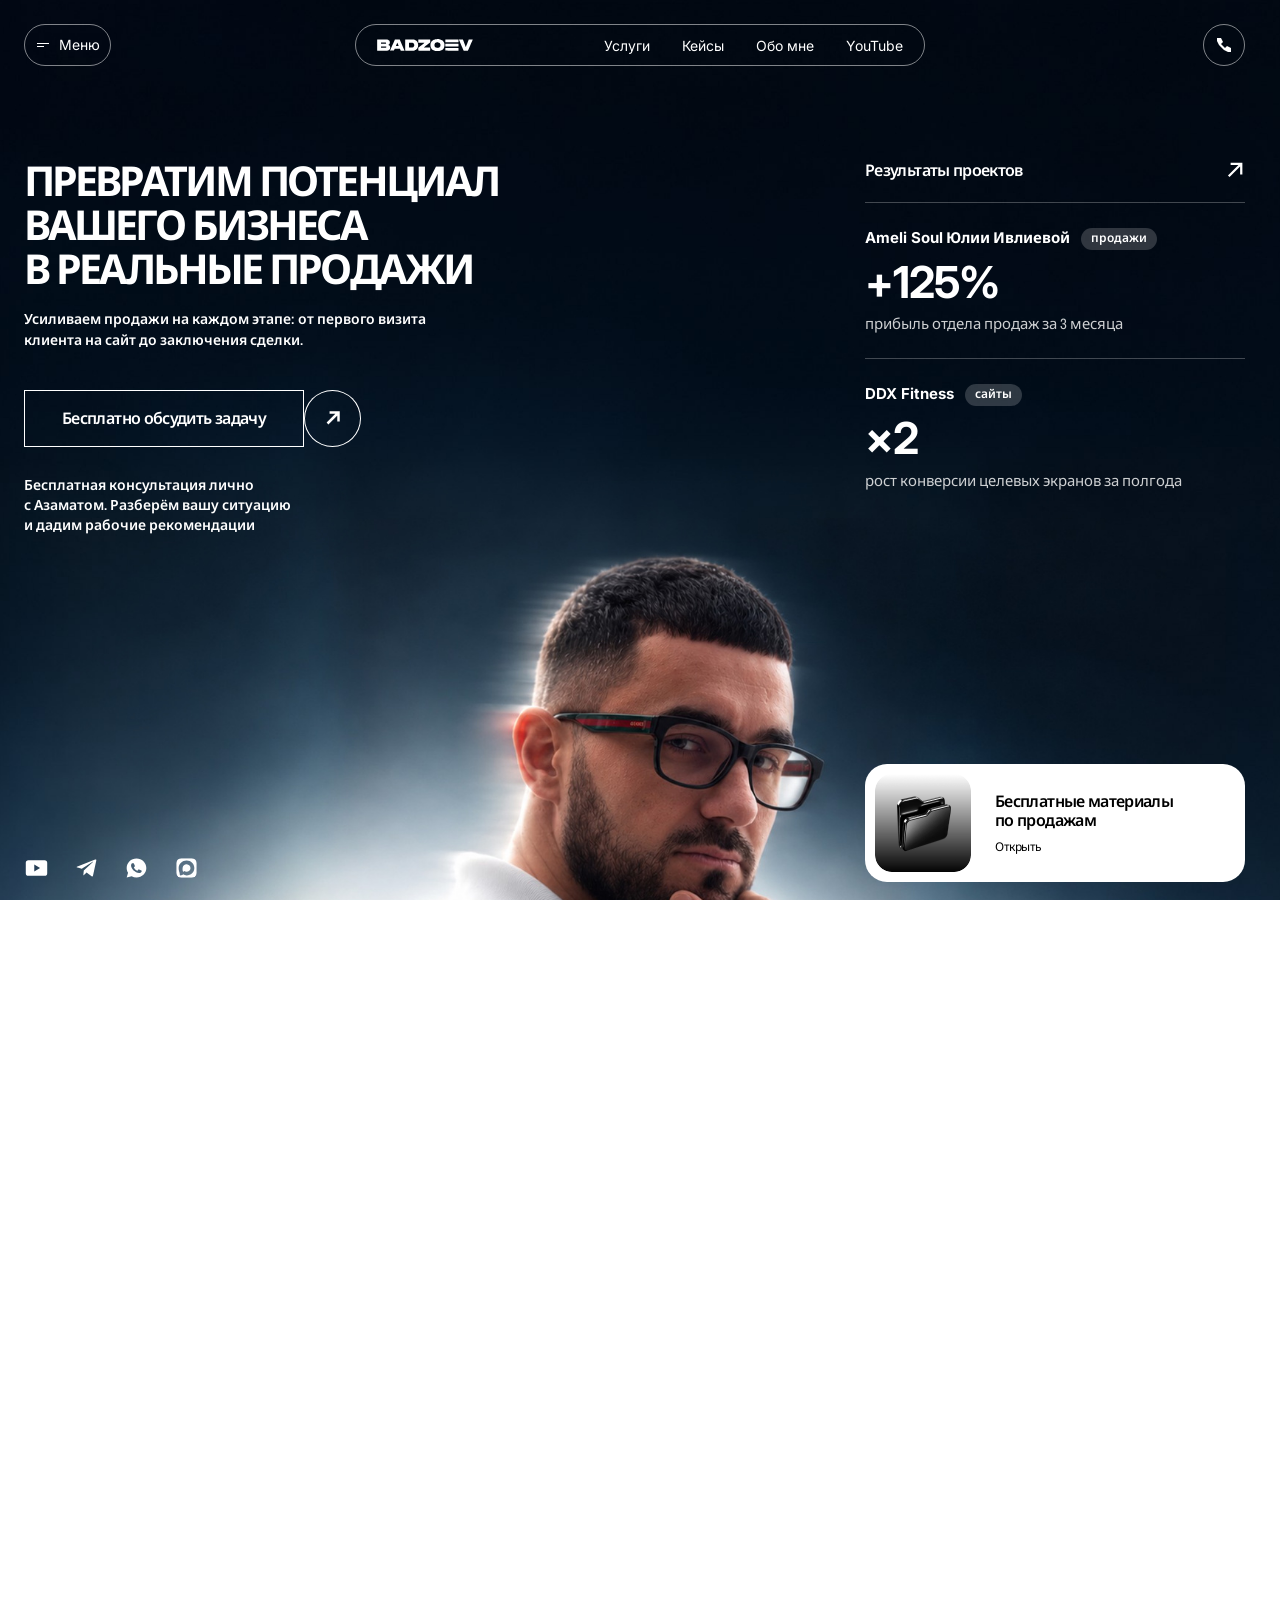
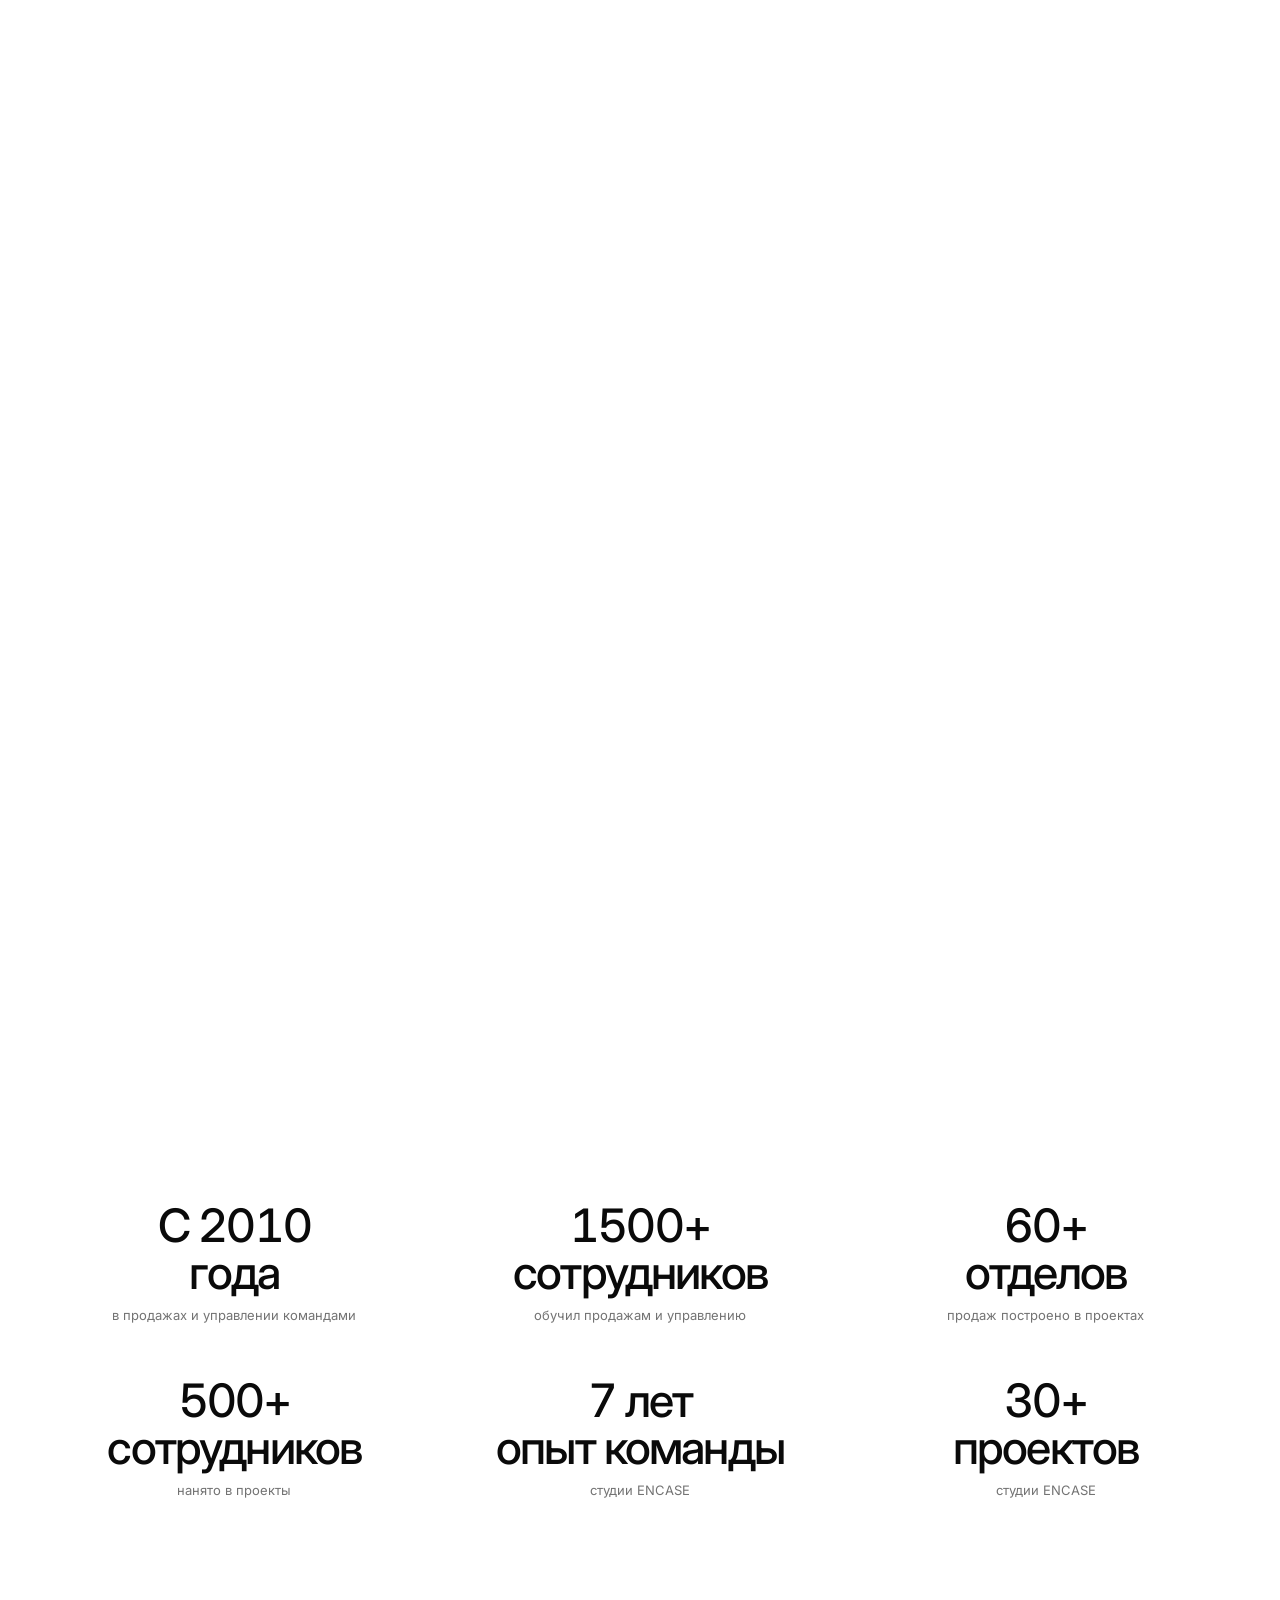
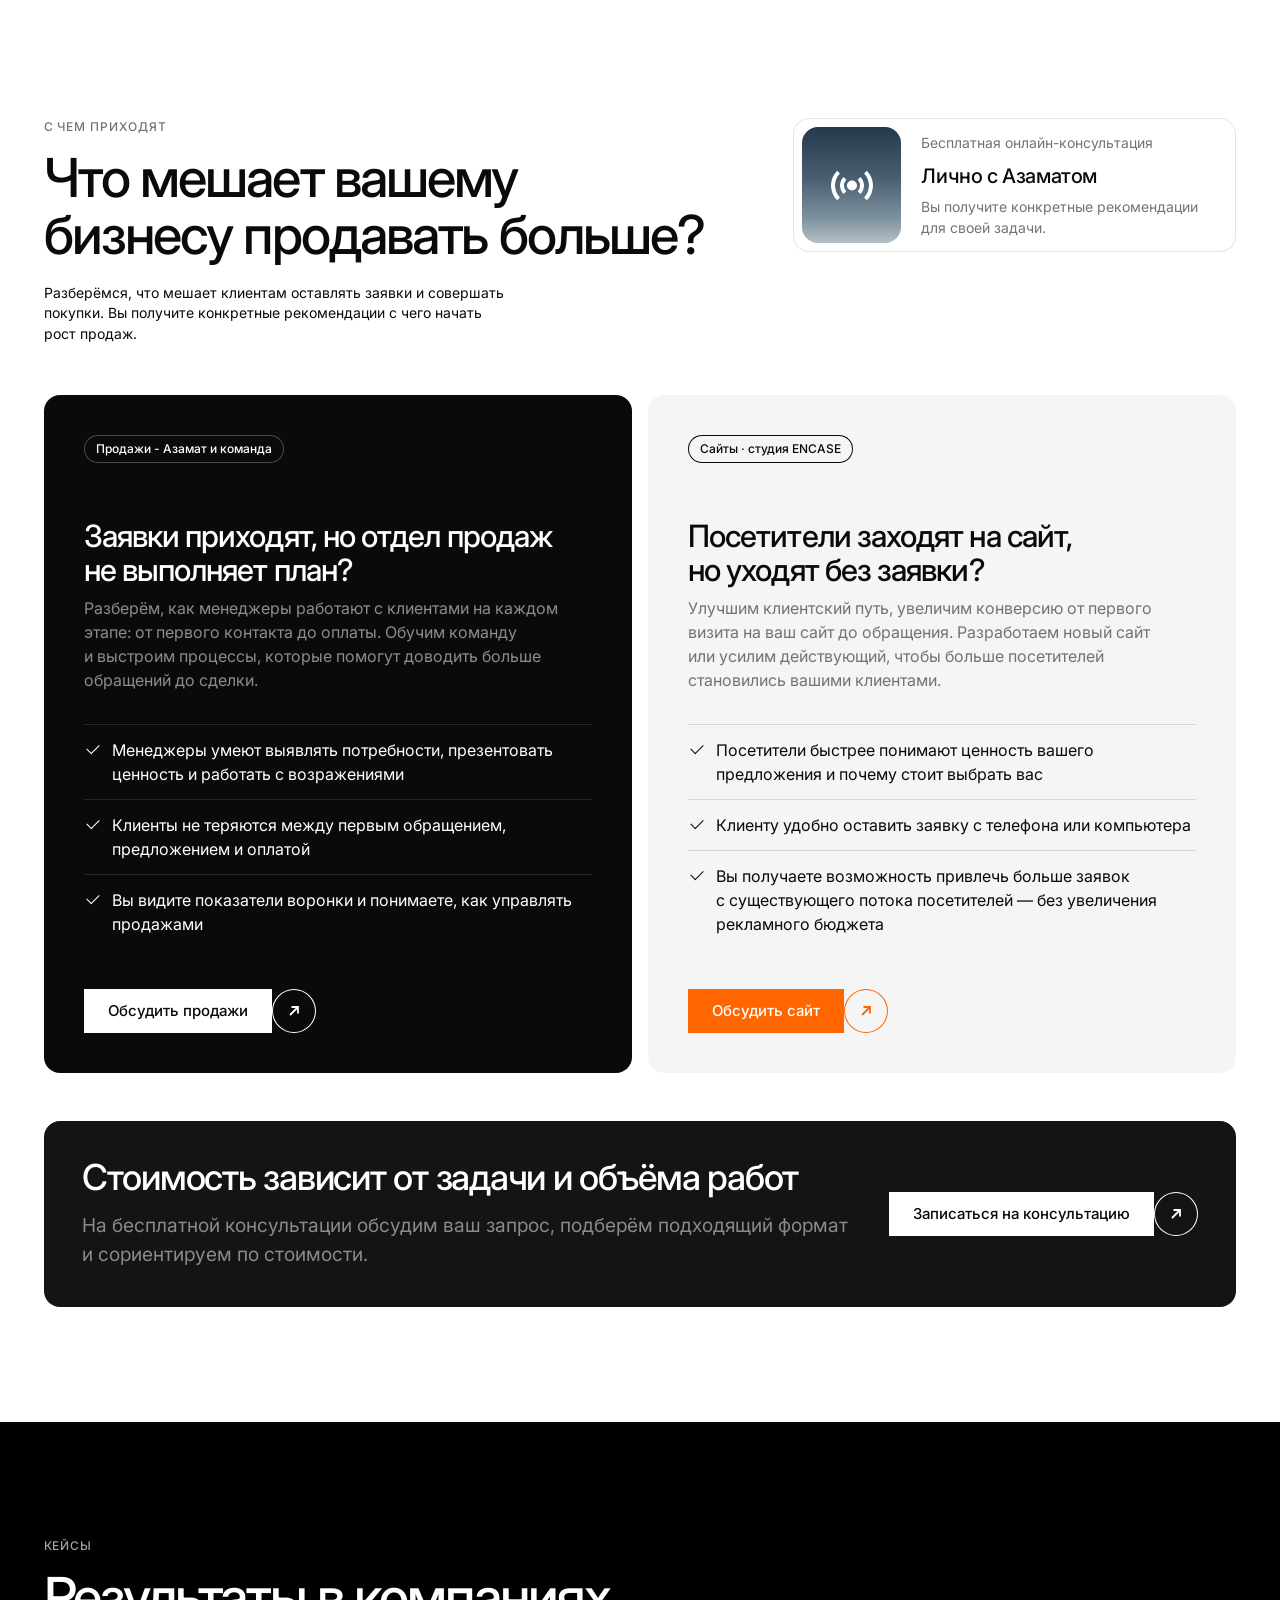
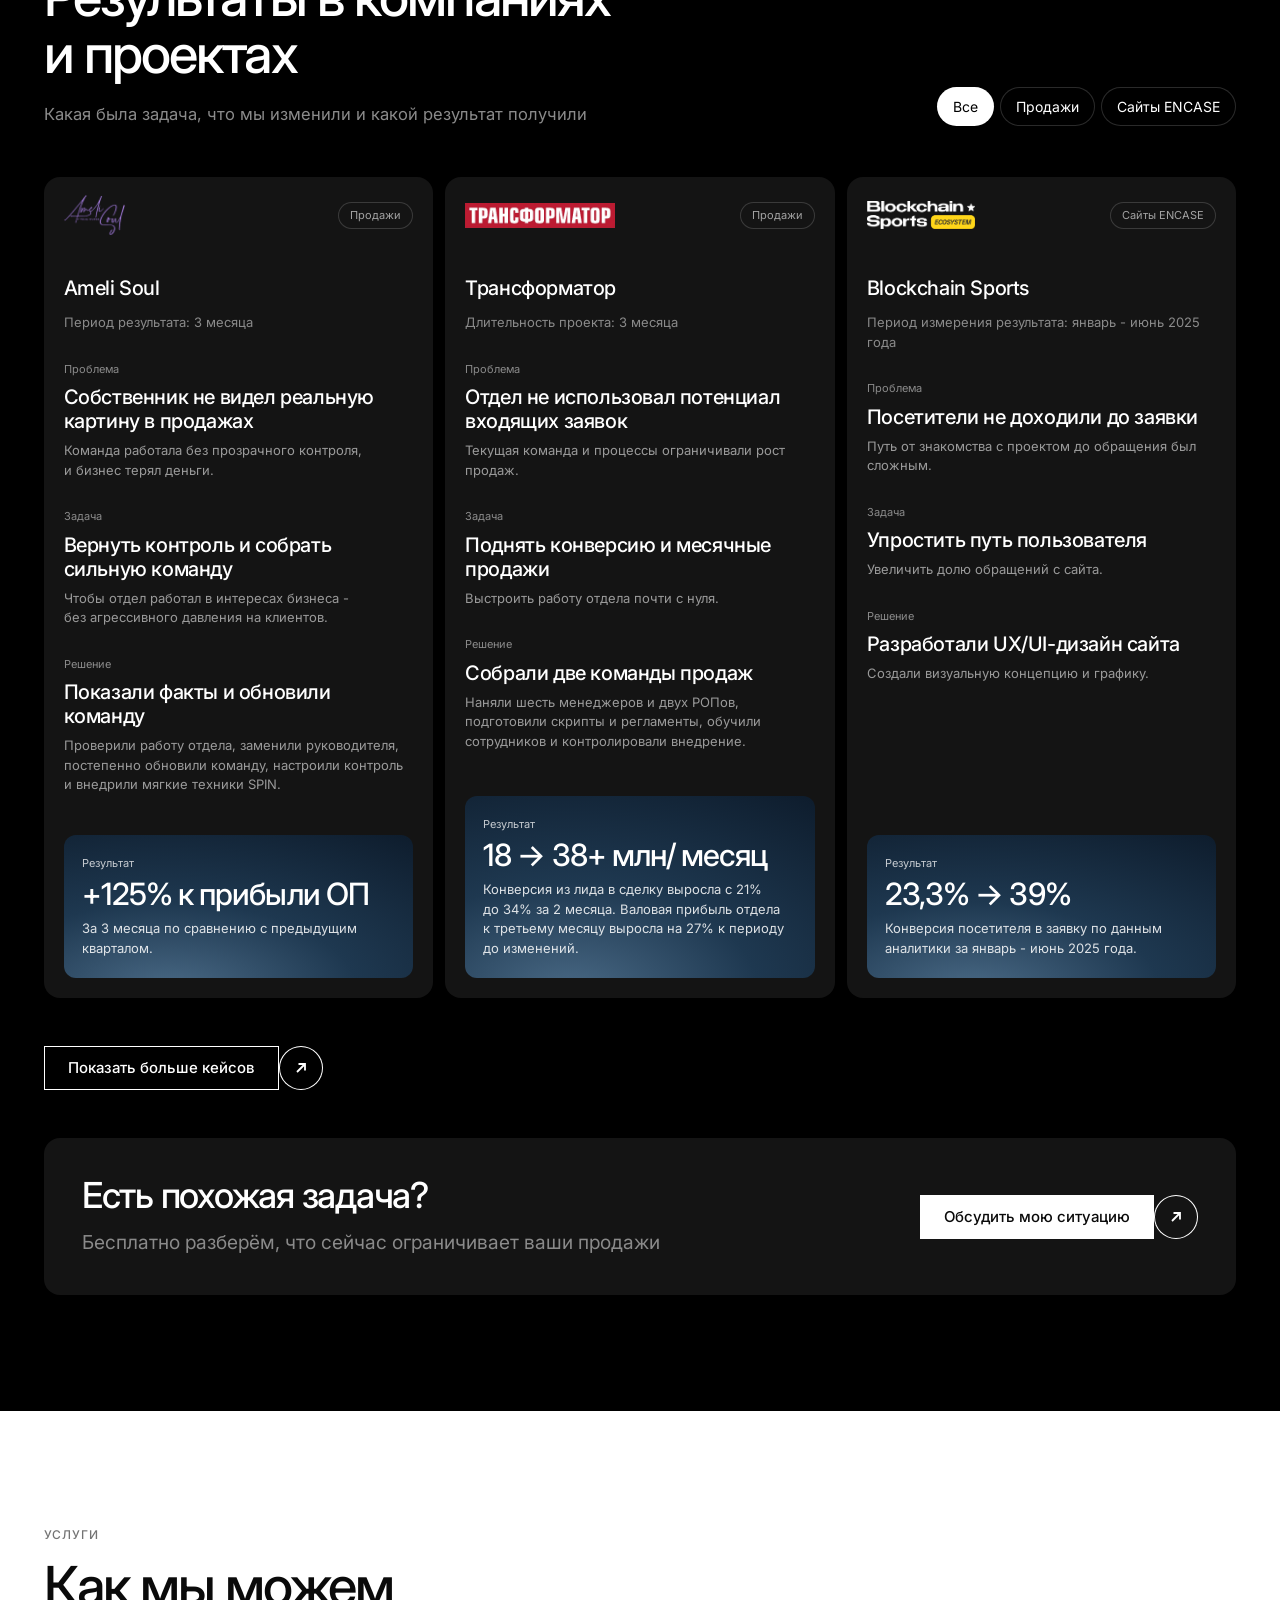
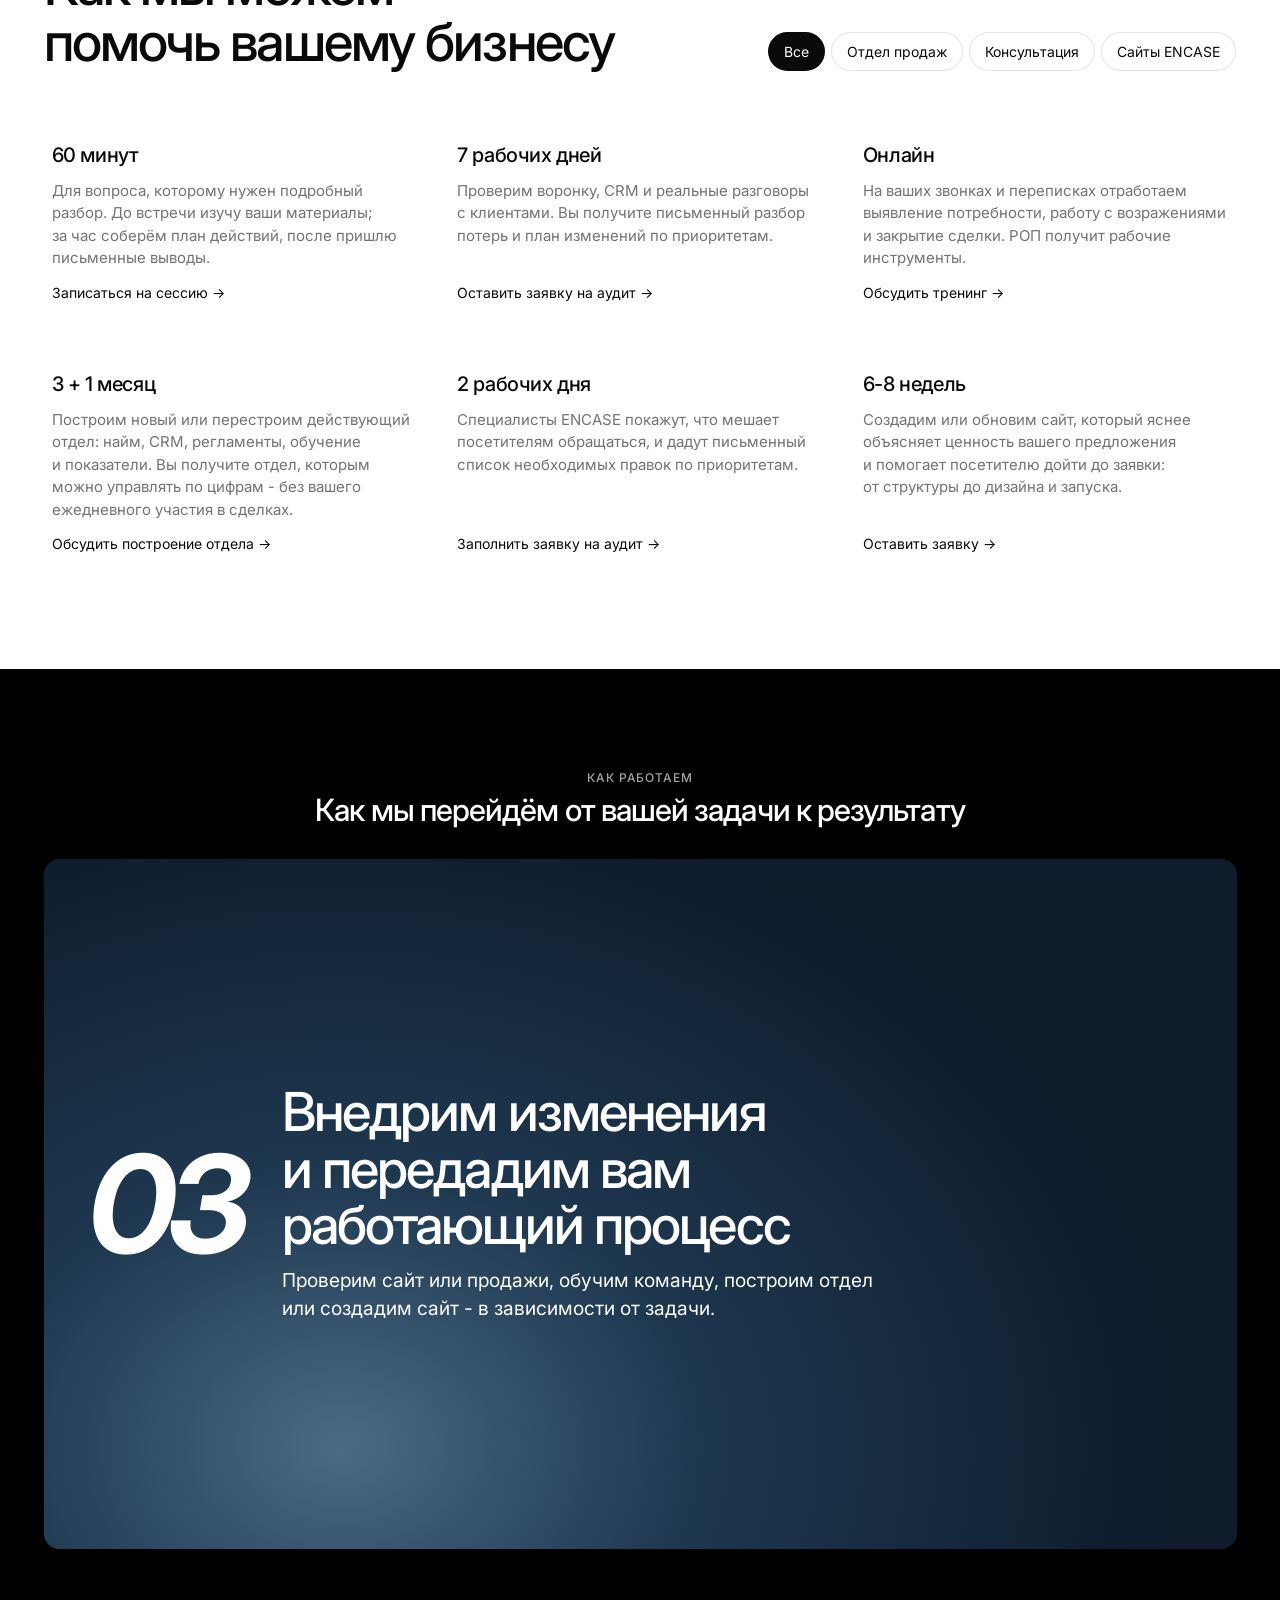
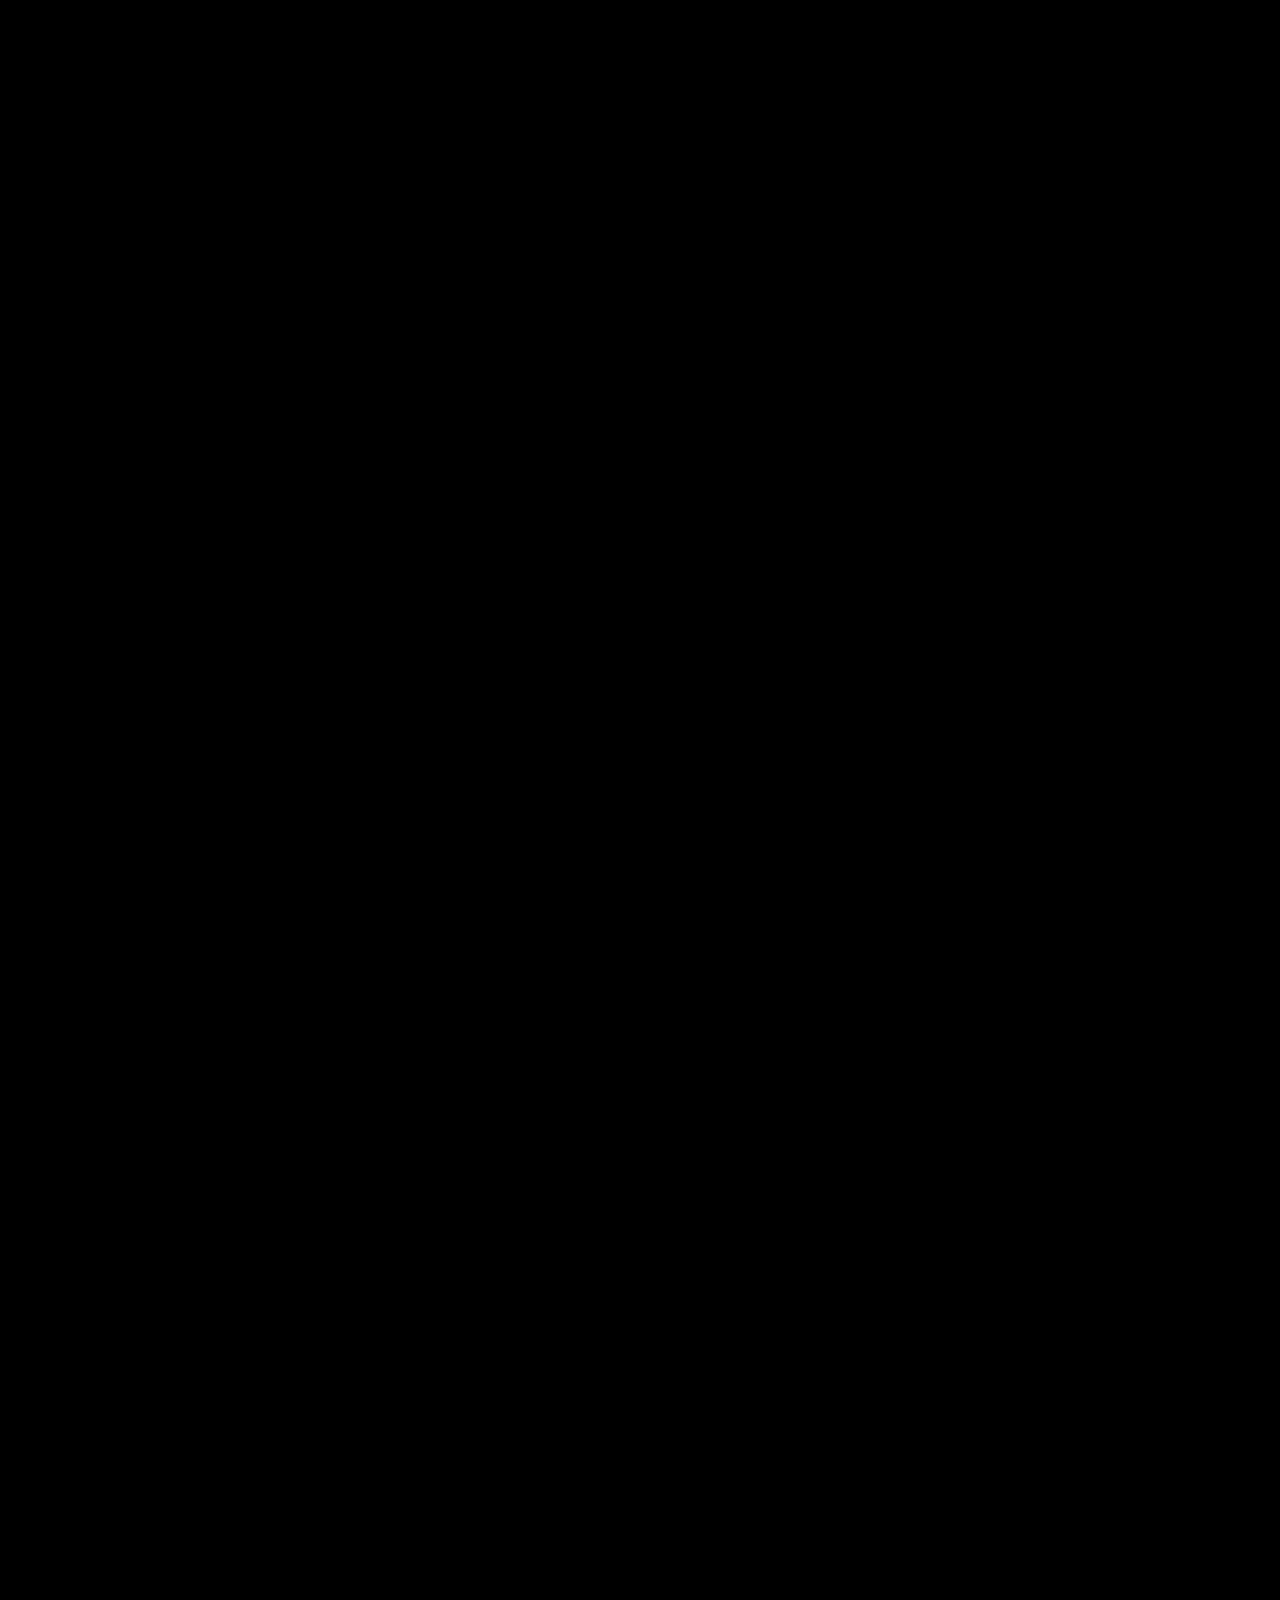
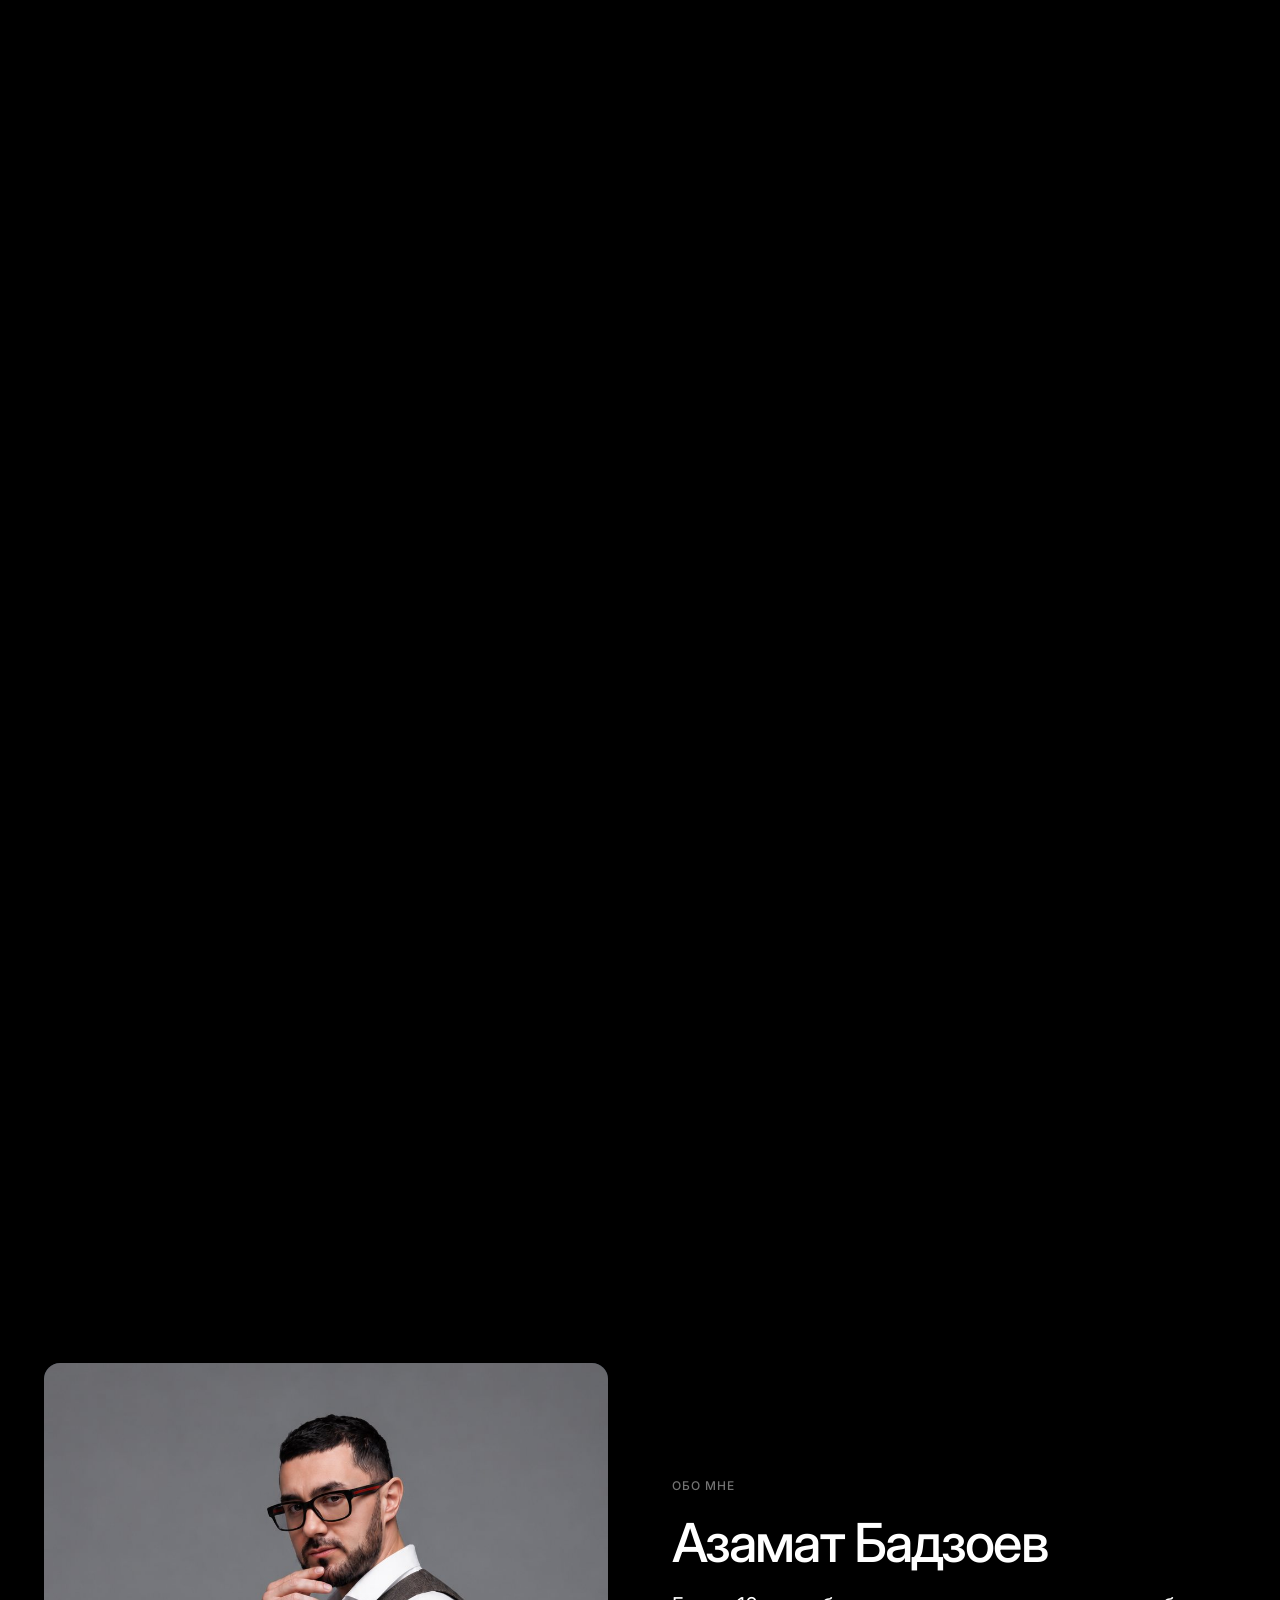
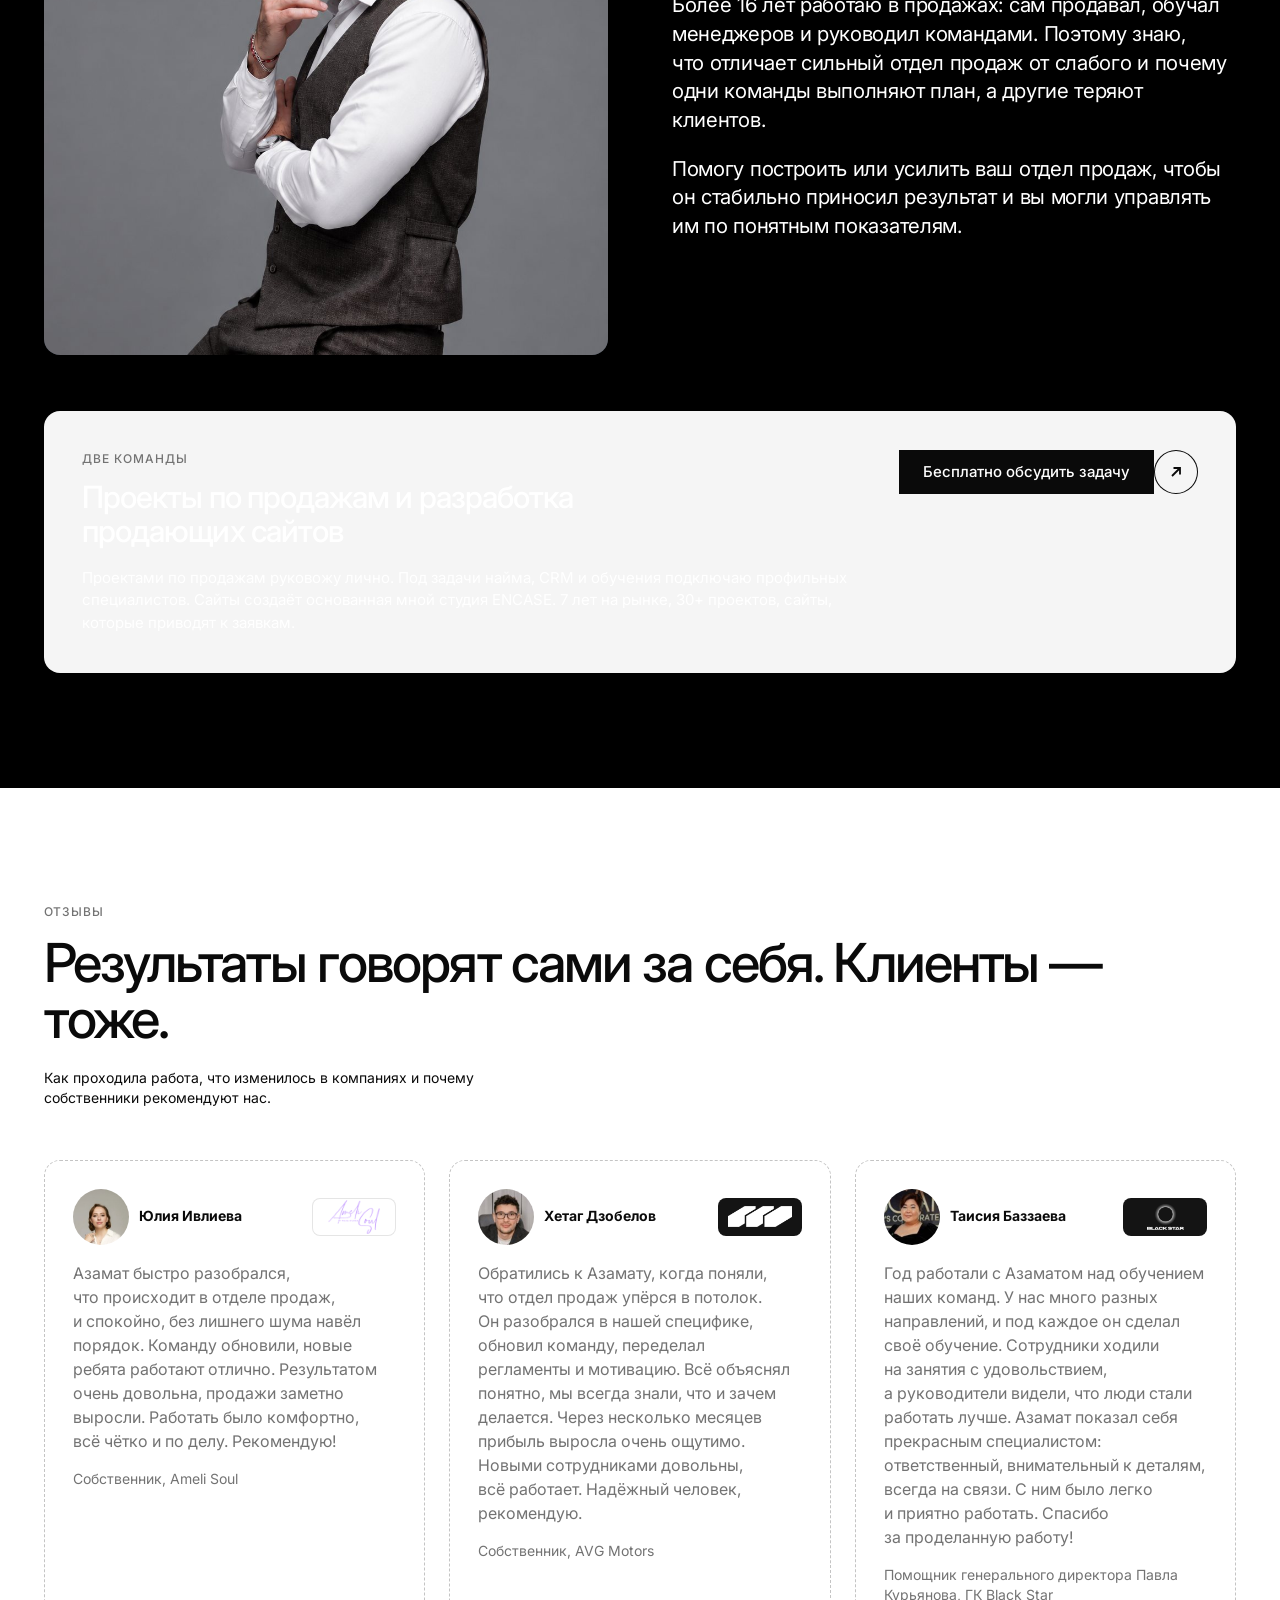
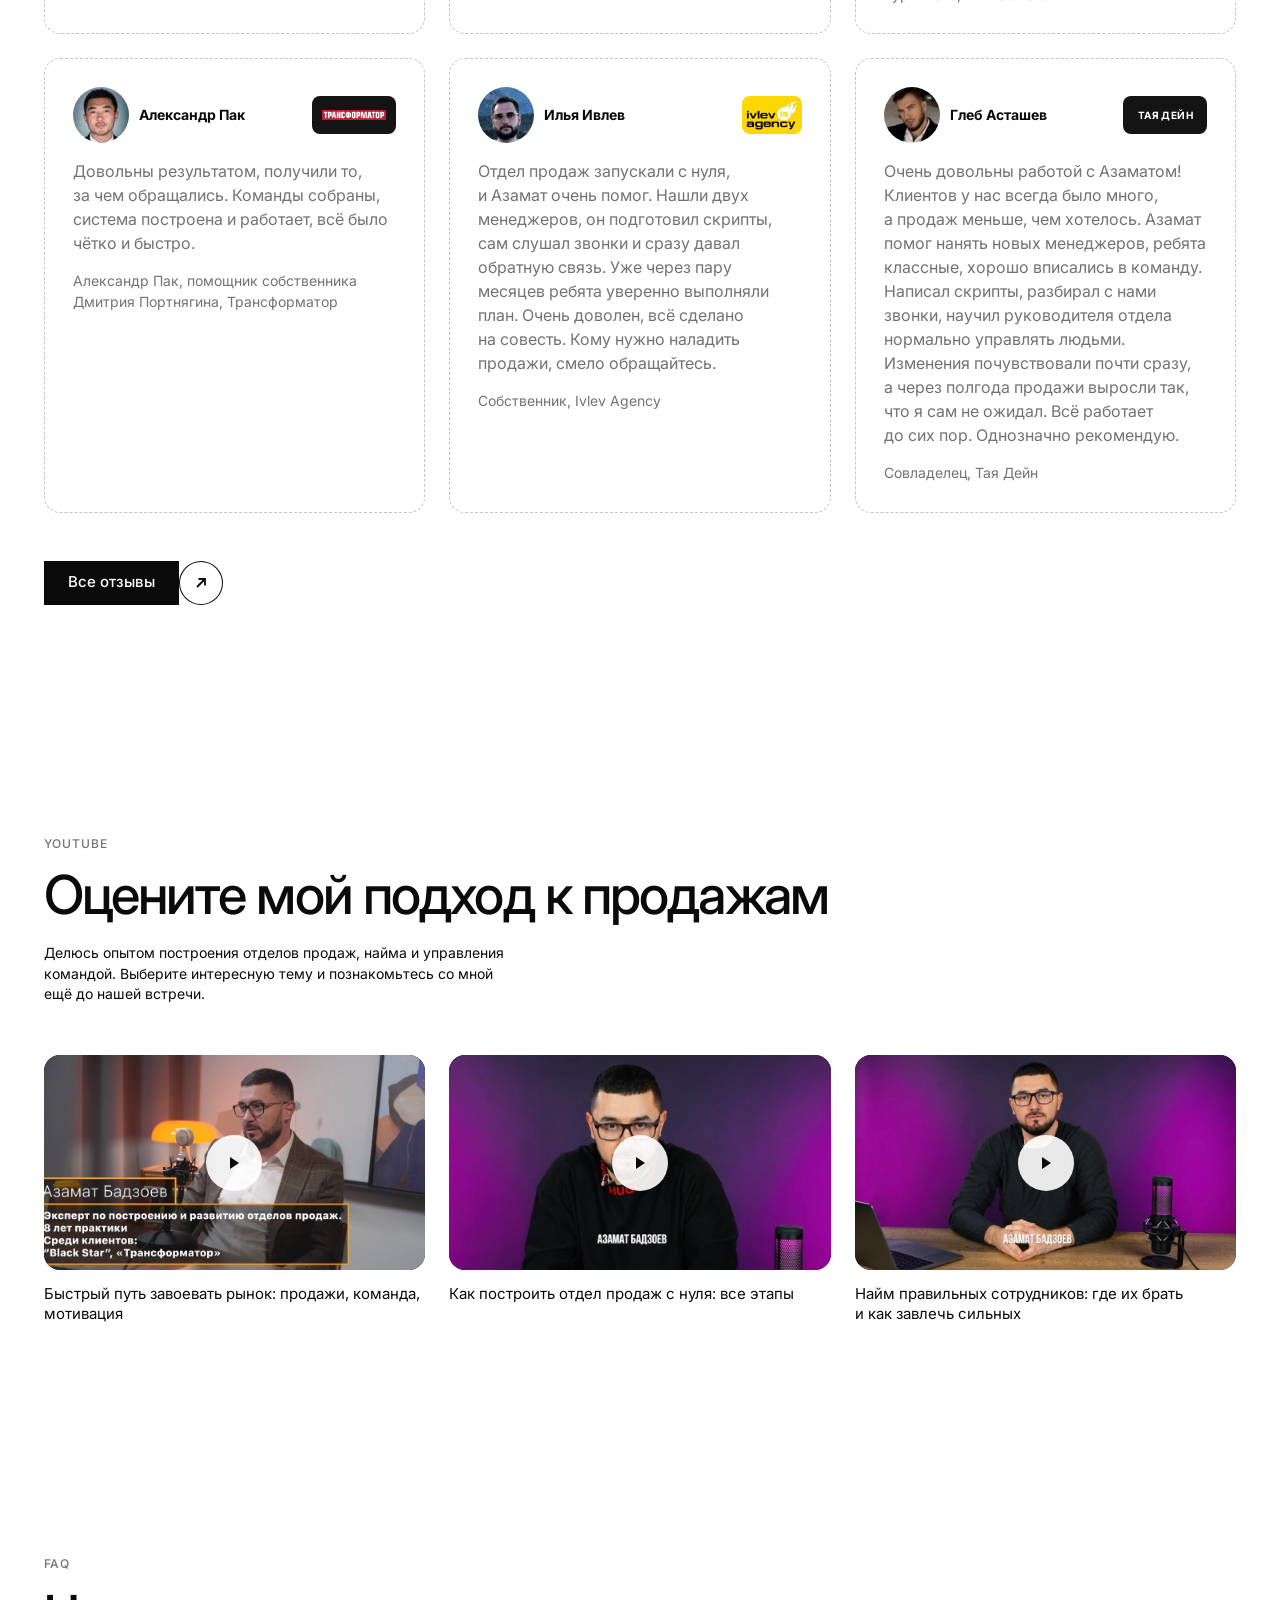
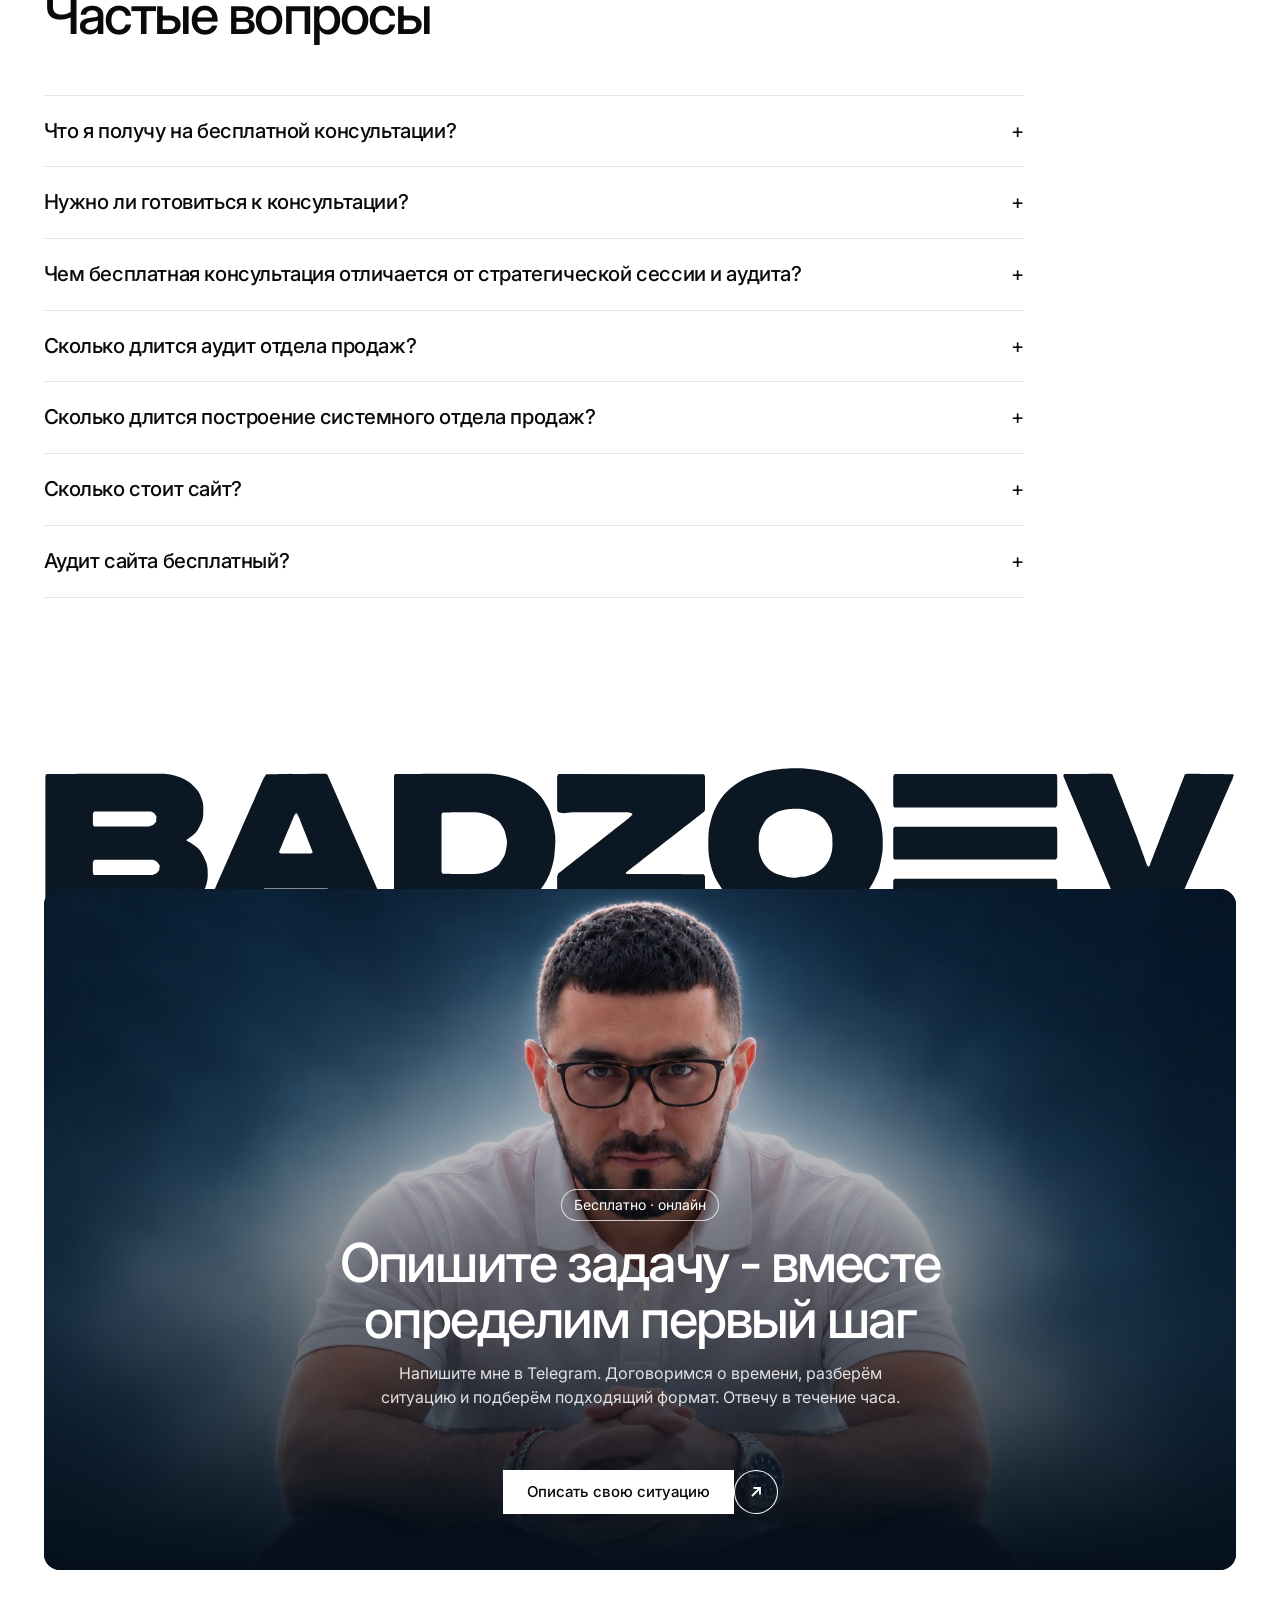
<file: index.html>
<!doctype html>
<html lang="ru">
<head>
  <meta charset="utf-8">
  <meta name="viewport" content="width=device-width, initial-scale=1">
  <title>Азамат Бадзоев — увеличиваем продажи в бизнесе</title>
  <meta name="description" content="Разберём, где вы теряете клиентов: на сайте, при обработке заявок или в работе отдела продаж. Поможем выбрать нужное решение и внедрить его.">
  <link rel="preconnect" href="https://fonts.googleapis.com">
  <link rel="preconnect" href="https://fonts.gstatic.com" crossorigin>
  <link href="https://fonts.googleapis.com/css2?family=Archivo+Narrow:wght@400;600;700&family=Inter:ital,wght@0,400;0,500;0,600;0,700;1,700&family=Noto+Sans:wght@400;600;700&family=Red+Rose:wght@700&display=swap" rel="stylesheet">
  <link rel="stylesheet" href="styles.css?v=50">
  <script>if(!matchMedia('(prefers-reduced-motion: reduce)').matches){var d=document.documentElement;d.classList.add('motion','is-loading');setTimeout(function(){d.classList.remove('is-loading')},6000)}</script>
<script defer src="materials/materials.js"></script></head>
<body>
<!-- Прелоадер: имя печатается как текст в блоке «Я нахожу…» -->
<div class="loader" id="loader" aria-hidden="true">
  <p class="loader__name" data-type>Азамат Бадзоев</p>
  <p class="loader__sub" data-type>продажи</p>
</div>

<a class="skip" href="#main">К содержанию</a>

<!-- Шапка-пилюля: видна всегда -->
<header class="pill is-hero" id="pill">
  <a class="pill__logo" href="#top" aria-label="Азамат Бадзоев — на главную"><svg xmlns="http://www.w3.org/2000/svg" viewBox="0 0 1331 170" class="brand-mark" data-brand="bold" aria-hidden="true" focusable="false"><path fill="currentColor" fill-rule="evenodd" d="M829.0,1.8C834.0,1.5 839.0,1.3 844.0,1.5C849.0,1.8 857.4,2.4 864.0,3.6C870.6,4.8 881.9,7.9 885.0,8.8C888.1,9.8 891.1,11.3 894.0,12.7C896.9,14.2 900.1,15.9 903.0,17.8C905.9,19.7 910.2,23.1 912.0,24.6C913.8,26.1 915.5,27.7 917.0,29.5C918.5,31.4 922.9,36.9 925.2,41.0C927.5,45.1 930.5,51.5 932.2,57.0C933.9,62.5 934.9,68.3 935.4,74.0C935.9,79.7 936.0,87.9 935.5,94.0C935.0,100.1 932.7,109.6 932.2,112.0C931.6,114.4 930.7,116.7 929.7,119.0C928.7,121.3 925.4,128.4 923.2,132.0C920.9,135.6 918.5,139.1 915.4,142.0C912.3,144.9 905.7,150.3 901.0,153.2C896.3,156.1 891.2,158.4 886.0,160.2C880.8,162.0 871.9,164.2 866.0,165.4C860.1,166.5 854.0,167.2 848.0,167.5C842.0,167.8 833.7,167.8 828.0,167.5C822.3,167.2 816.6,166.5 811.0,165.4C805.4,164.3 796.2,162.0 791.0,160.2C785.8,158.4 780.7,156.1 776.0,153.2C771.3,150.3 764.6,145.1 761.0,141.5C757.4,137.8 754.3,133.1 751.8,129.0C749.4,124.9 747.3,120.5 745.8,116.0C744.4,111.5 742.3,103.5 741.6,97.0C741.0,90.5 741.1,78.4 741.5,73.0C742.0,67.6 744.3,59.0 744.8,57.0C745.3,55.0 746.0,52.9 746.8,51.0C747.7,49.1 750.3,43.3 752.3,40.0C754.2,36.7 756.9,33.1 759.0,30.5C761.1,28.0 764.4,25.0 766.0,23.6C767.6,22.2 769.3,21.0 771.0,19.8C772.7,18.6 774.9,17.0 777.0,15.8C779.1,14.6 783.5,12.2 787.0,10.8C790.5,9.4 798.7,6.8 802.0,5.8C805.3,4.9 808.6,4.1 812.0,3.6C815.4,3.1 824.0,2.2 829.0,1.8ZM3.0,7.7C3.6,7.7 128.6,7.4 134.0,7.5C139.4,7.6 147.9,10.3 150.0,10.8C152.1,11.4 154.1,12.3 156.0,13.3C157.9,14.3 160.9,15.8 163.0,17.6C165.1,19.3 169.9,24.5 171.2,26.0C172.4,27.5 173.4,29.2 174.1,31.0C174.8,32.8 176.9,37.5 177.4,41.0C177.9,44.5 177.7,52.6 177.5,55.0C177.3,57.4 176.7,59.8 175.7,62.0C174.7,64.2 172.2,69.8 169.4,73.0C166.7,76.2 159.5,80.8 159.2,81.0L158.9,82.0C159.2,82.2 165.3,85.4 168.0,87.6C170.7,89.7 173.5,92.1 175.4,95.0C177.4,97.9 180.3,104.8 181.2,107.0C182.0,109.2 182.3,111.6 182.5,114.0C182.6,116.4 182.8,121.9 182.4,125.0C182.0,128.1 181.1,131.5 180.2,134.0C179.2,136.5 178.1,138.9 176.5,141.0C174.9,143.1 169.5,149.0 168.0,150.5C166.5,151.9 164.8,153.1 163.0,154.2C161.2,155.2 157.8,157.2 155.0,158.2C152.2,159.1 146.3,160.8 142.0,161.4C137.7,162.0 130.7,162.0 129.0,162.0C127.3,162.1 125.7,161.5 124.0,161.5C122.3,161.5 44.0,161.5 42.0,161.5C40.0,161.5 37.7,162.5 36.0,162.5C34.3,162.5 32.7,161.6 31.0,161.5C29.3,161.5 11.4,161.5 10.0,161.5C8.6,161.6 7.0,162.4 6.0,162.4C5.0,162.4 3.7,161.8 3.0,161.6L1.7,160.0C1.7,159.3 1.5,157.3 1.5,156.0C1.5,154.7 1.5,11.7 1.5,11.0C1.5,10.3 1.7,9.6 1.7,9.0L3.0,7.7ZM248.0,8.0C249.8,8.0 312.3,7.5 313.0,7.5C313.7,7.5 314.4,7.6 315.0,7.7C315.5,8.1 316.1,8.4 316.4,9.0C316.7,9.6 382.3,159.7 382.5,160.0L382.3,161.0C382.0,161.1 381.5,161.6 381.0,161.6C380.5,161.6 345.0,161.5 343.0,161.5C341.0,161.5 339.0,162.4 337.0,162.5C335.0,162.6 332.2,162.2 331.0,162.1L327.9,160.0C327.4,158.9 319.7,141.0 319.3,140.0C318.8,139.0 318.1,137.6 317.7,137.0C317.2,136.4 316.6,136.1 316.0,135.7L246.0,135.7C245.3,136.3 244.4,136.8 244.0,137.7C243.6,138.5 235.1,158.2 234.7,159.0C234.3,159.8 233.6,160.4 233.0,161.0C232.1,161.0 183.7,161.5 183.0,161.5C182.3,161.5 181.5,161.3 181.0,161.2L180.2,160.0C180.4,159.6 244.2,14.3 245.0,12.6C245.8,10.9 247.0,9.5 248.0,8.0ZM392.0,7.7C392.6,7.7 492.3,7.5 496.0,7.5C499.7,7.5 503.4,8.1 507.0,8.6C510.6,9.2 514.9,10.0 518.0,10.8C521.1,11.6 524.1,12.6 527.0,13.8C529.9,15.1 536.2,18.2 539.0,19.8C541.8,21.5 544.5,23.4 547.0,25.6C549.5,27.7 552.0,30.3 554.2,33.0C556.3,35.7 558.7,39.4 560.2,42.0C561.7,44.6 563.2,47.2 564.2,50.0C565.1,52.8 568.6,66.1 569.4,70.0C570.2,73.9 570.5,78.0 570.5,82.0C570.5,86.0 569.8,95.3 569.4,99.0C569.0,102.7 568.0,106.9 567.2,110.0C566.4,113.1 565.4,116.1 564.2,119.0C562.9,121.9 560.4,126.9 559.2,129.0C558.0,131.1 556.7,133.1 555.2,135.0C553.7,136.9 550.9,139.8 548.5,142.0C546.1,144.2 542.8,147.2 540.0,149.2C537.2,151.1 534.1,152.8 531.0,154.2C527.9,155.6 523.8,157.2 520.0,158.2C516.2,159.2 509.4,161.2 504.0,161.4C498.6,161.5 402.7,161.5 401.0,161.5C399.3,161.5 397.6,162.4 396.0,162.3C394.4,162.2 392.5,161.3 391.5,161.0C391.1,160.0 390.5,159.1 390.5,158.0C390.5,156.9 390.5,13.0 390.5,12.0C390.5,11.0 390.7,9.6 390.7,9.0L392.0,7.7ZM574.0,7.7L736.5,8.0C736.8,9.0 737.5,9.9 737.5,11.0C737.5,12.1 737.5,44.0 737.5,45.0C737.5,46.0 737.5,47.3 737.4,48.0C737.2,48.7 737.0,49.5 736.4,50.0C735.8,50.5 649.4,117.8 649.1,118.0L649.4,119.0C649.8,119.1 651.1,119.5 652.0,119.5C652.9,119.5 735.1,119.7 736.0,119.7L737.5,122.0C737.5,122.9 737.5,158.3 737.5,159.0C737.5,159.7 737.1,160.3 736.9,161.0C736.2,161.1 735.0,161.5 734.0,161.6C733.0,161.6 724.0,161.4 722.0,161.5C720.0,161.6 718.0,162.4 716.0,162.5C714.0,162.6 710.7,162.0 708.0,162.0C705.3,162.0 698.7,162.5 697.0,162.5C695.3,162.4 693.7,161.6 692.0,161.5C690.3,161.4 685.7,161.3 683.0,161.5C680.3,161.7 677.7,162.4 675.0,162.5C672.3,162.5 641.0,162.6 638.0,162.5C635.0,162.4 632.0,161.5 629.0,161.5C626.0,161.5 619.4,162.5 617.0,162.5C614.6,162.5 612.4,161.6 610.0,161.5C607.6,161.4 594.0,161.4 591.0,161.5C588.0,161.6 584.9,162.6 582.0,162.5C579.1,162.4 574.5,161.2 573.5,161.0C573.2,160.0 572.5,159.1 572.5,158.0C572.5,156.9 572.5,124.4 572.5,123.0C572.5,121.6 573.2,120.3 573.6,119.0C574.7,118.1 650.3,58.7 652.0,57.4C653.7,56.1 656.2,53.3 656.6,53.0L656.0,51.8C655.6,51.7 652.7,50.6 651.0,50.5C649.3,50.5 593.3,50.5 590.0,50.5C586.7,50.5 582.0,51.5 580.0,51.5C578.0,51.5 574.6,50.5 574.0,50.4L572.7,49.0C572.7,48.4 572.5,46.3 572.5,45.0C572.5,43.7 572.5,10.9 572.5,10.0L574.0,7.7ZM949.0,7.7L1129.0,7.7L1130.3,9.0C1130.3,9.6 1130.5,11.7 1130.5,13.0C1130.5,14.3 1130.5,42.1 1130.5,43.0L1129.0,45.3L949.0,45.3L947.7,44.0C947.7,43.4 947.5,41.3 947.5,40.0C947.5,38.7 947.5,10.9 947.5,10.0L949.0,7.7ZM1138.0,7.8C1138.8,7.8 1188.0,7.5 1189.0,7.5C1190.0,7.5 1191.0,8.0 1192.0,8.2C1192.4,9.2 1213.7,63.4 1218.2,75.0C1222.6,86.6 1230.7,109.5 1230.9,110.0C1231.1,110.5 1231.6,110.8 1232.0,111.2C1232.4,110.8 1233.8,110.0 1234.2,109.0C1234.5,108.0 1272.6,9.2 1273.0,8.2C1274.0,8.0 1275.0,7.5 1276.0,7.5C1277.0,7.5 1326.5,8.0 1326.9,8.0L1327.4,9.0C1327.3,9.4 1326.7,11.7 1326.2,13.0C1325.6,14.3 1316.9,34.3 1312.3,45.0C1307.7,55.7 1262.4,160.2 1262.0,161.2L1259.0,162.5C1257.9,162.4 1253.0,161.6 1250.0,161.5C1247.0,161.4 1218.0,161.5 1216.0,161.5C1214.0,161.6 1212.0,162.3 1210.0,162.5C1208.0,162.6 1204.1,162.4 1203.0,162.4C1202.2,161.6 1201.0,161.1 1200.5,160.0C1200.1,158.9 1147.4,34.0 1144.8,28.0C1142.3,22.0 1137.6,10.7 1137.3,10.0L1138.0,7.8ZM833.0,46.8C830.7,47.0 828.3,47.3 826.0,47.8C823.7,48.4 820.5,49.1 818.0,50.3C815.5,51.5 810.2,55.0 808.7,56.0C807.3,57.0 806.0,58.3 805.0,59.7C804.0,61.2 800.9,66.5 799.8,69.0C798.7,71.5 797.9,74.2 797.6,77.0C797.4,79.8 797.4,90.2 797.6,93.0C797.9,95.8 799.0,98.9 799.8,101.0C800.6,103.1 801.6,105.1 802.8,107.0C804.0,108.9 805.4,110.9 807.0,112.5C808.6,114.1 811.8,116.4 813.0,117.2C814.2,118.0 815.6,118.7 817.0,119.2C818.4,119.7 824.7,121.7 828.0,122.4C831.3,123.1 836.3,123.5 838.0,123.5C839.7,123.5 841.3,122.8 843.0,122.6C844.7,122.4 847.0,122.6 849.0,122.2C851.0,121.7 857.5,119.8 860.0,118.7C862.5,117.6 865.0,116.0 867.0,114.4C869.0,112.9 871.0,110.8 872.4,109.0C873.9,107.2 875.3,105.2 876.2,103.0C877.1,100.8 878.9,95.8 879.4,92.0C879.9,88.2 879.7,79.8 879.4,77.0C879.1,74.2 878.2,71.5 877.2,69.0C876.1,66.5 874.4,63.8 873.2,62.0C872.0,60.2 870.8,58.4 869.2,57.0C867.6,55.6 864.7,53.1 862.0,51.8C859.3,50.5 852.9,48.3 850.0,47.6C847.1,46.9 843.7,46.6 841.0,46.5C838.3,46.4 835.3,46.6 833.0,46.8ZM56.0,49.7L54.5,52.0C54.5,52.9 54.5,59.7 54.5,61.0C54.5,62.3 54.7,64.4 54.7,65.0L56.0,66.3C56.6,66.3 113.9,66.5 116.0,66.5C118.1,66.4 120.6,64.9 122.0,64.4L125.1,61.0L125.4,55.0L123.0,51.6C121.8,51.0 120.5,49.6 119.0,49.6C117.5,49.6 56.9,49.7 56.0,49.7ZM445.0,50.7L443.7,52.0C443.7,52.6 443.5,53.3 443.5,54.0C443.5,54.7 443.5,114.9 443.5,116.0C443.5,117.1 444.2,118.0 444.5,119.0C445.5,119.0 475.6,119.5 479.0,119.5C482.4,119.5 485.9,119.1 489.0,118.4C492.1,117.7 495.2,116.6 498.0,115.3C500.8,113.9 505.2,110.8 506.0,110.2C506.8,109.6 507.6,108.8 508.2,108.0C508.8,107.2 512.2,101.9 513.2,100.0C514.1,98.1 514.7,96.1 515.2,94.0C515.7,91.9 516.3,87.3 516.5,86.0C516.6,84.7 516.6,83.3 516.4,82.0C516.2,80.7 514.9,74.1 514.2,72.0C513.5,69.9 512.4,67.9 511.2,66.0C510.0,64.1 508.8,62.0 507.0,60.5C505.2,59.0 500.8,56.2 498.0,54.7C495.2,53.3 491.9,52.3 489.0,51.6C486.1,50.9 483.0,50.6 480.0,50.5C477.0,50.5 445.6,50.7 445.0,50.7ZM281.0,51.7C280.8,52.0 279.4,53.8 278.8,55.0C278.3,56.2 262.5,94.3 262.2,95.0L264.0,96.4C264.8,96.4 275.3,96.5 281.0,96.5C286.7,96.5 297.2,96.4 298.0,96.4L299.9,95.0C299.6,94.3 286.0,60.1 285.2,58.0C284.3,55.9 282.3,52.4 282.2,52.0L281.0,51.7ZM949.0,66.7L1129.0,66.7L1130.3,68.0C1130.3,68.6 1130.5,70.7 1130.5,72.0C1130.5,73.3 1130.5,100.1 1130.5,101.0L1129.0,103.3L949.0,103.3L947.7,102.0C947.7,101.4 947.5,99.3 947.5,98.0C947.5,96.7 947.5,69.9 947.5,69.0L949.0,66.7ZM56.0,103.7L54.5,106.0C54.5,106.9 54.4,117.3 54.5,118.0C54.5,118.7 54.9,119.6 55.0,120.0C55.3,120.1 55.6,120.4 56.0,120.4C56.4,120.4 119.2,120.5 121.0,120.5C122.8,120.4 124.7,119.0 126.0,118.4L128.5,115.0L129.1,110.0L126.0,105.6C124.3,104.9 122.8,103.7 121.0,103.6C119.2,103.6 56.9,103.7 56.0,103.7ZM949.0,124.7L1129.0,124.7L1130.5,127.0L1130.5,159.0L1129.0,161.6C1128.0,161.6 1126.3,161.5 1125.0,161.5C1123.7,161.5 1103.7,161.5 1102.0,161.5C1100.3,161.6 1098.7,162.5 1097.0,162.5C1095.3,162.5 1093.0,161.6 1091.0,161.5C1089.0,161.5 1071.7,161.4 1069.0,161.5C1066.3,161.6 1063.4,162.5 1061.0,162.5C1058.6,162.5 1056.4,161.6 1054.0,161.5C1051.6,161.4 1036.0,161.4 1033.0,161.5C1030.0,161.6 1027.0,162.4 1024.0,162.5C1021.0,162.6 1012.7,162.6 1010.0,162.5C1007.3,162.4 1004.0,161.5 1002.0,161.5C1000.0,161.5 998.0,162.3 996.0,162.5C994.0,162.6 991.3,162.7 989.0,162.5C986.7,162.3 984.4,161.6 982.0,161.5C979.6,161.4 949.6,161.3 949.0,161.3L947.7,160.0C947.7,159.4 947.5,157.3 947.5,156.0C947.5,154.7 947.5,127.9 947.5,127.0L949.0,124.7Z"/></svg></a>
  <nav class="pill__nav" aria-label="Основная навигация">
    <a href="#services">Услуги</a>
    <a href="#cases">Кейсы</a>
    <a href="#about">Обо мне</a>
    <a href="#youtube">YouTube</a>
  </nav>
  <a class="btn pill__cta" href="https://t.me/azamat_badzoev" target="_blank" rel="noopener">Консультация</a>
  <button class="pill__burger" type="button" data-menu-open aria-label="Открыть меню"><span></span><span></span></button>
</header>

<div class="menu" id="menu" role="dialog" aria-modal="true" aria-label="Меню сайта" hidden>
  <div class="menu__top">
    <button class="menu__close" type="button" id="menuClose" aria-label="Закрыть меню"><svg width="16" height="16" viewBox="0 0 16 16" aria-hidden="true"><path d="M3 3l10 10M13 3 3 13" stroke="currentColor" stroke-width="1.5" fill="none"/></svg><span>Закрыть</span></button>
    <span class="pill__logo" role="img" aria-label="BADZOEV"><svg xmlns="http://www.w3.org/2000/svg" viewBox="0 0 1331 170" class="brand-mark" data-brand="bold" aria-hidden="true" focusable="false"><path fill="currentColor" fill-rule="evenodd" d="M829.0,1.8C834.0,1.5 839.0,1.3 844.0,1.5C849.0,1.8 857.4,2.4 864.0,3.6C870.6,4.8 881.9,7.9 885.0,8.8C888.1,9.8 891.1,11.3 894.0,12.7C896.9,14.2 900.1,15.9 903.0,17.8C905.9,19.7 910.2,23.1 912.0,24.6C913.8,26.1 915.5,27.7 917.0,29.5C918.5,31.4 922.9,36.9 925.2,41.0C927.5,45.1 930.5,51.5 932.2,57.0C933.9,62.5 934.9,68.3 935.4,74.0C935.9,79.7 936.0,87.9 935.5,94.0C935.0,100.1 932.7,109.6 932.2,112.0C931.6,114.4 930.7,116.7 929.7,119.0C928.7,121.3 925.4,128.4 923.2,132.0C920.9,135.6 918.5,139.1 915.4,142.0C912.3,144.9 905.7,150.3 901.0,153.2C896.3,156.1 891.2,158.4 886.0,160.2C880.8,162.0 871.9,164.2 866.0,165.4C860.1,166.5 854.0,167.2 848.0,167.5C842.0,167.8 833.7,167.8 828.0,167.5C822.3,167.2 816.6,166.5 811.0,165.4C805.4,164.3 796.2,162.0 791.0,160.2C785.8,158.4 780.7,156.1 776.0,153.2C771.3,150.3 764.6,145.1 761.0,141.5C757.4,137.8 754.3,133.1 751.8,129.0C749.4,124.9 747.3,120.5 745.8,116.0C744.4,111.5 742.3,103.5 741.6,97.0C741.0,90.5 741.1,78.4 741.5,73.0C742.0,67.6 744.3,59.0 744.8,57.0C745.3,55.0 746.0,52.9 746.8,51.0C747.7,49.1 750.3,43.3 752.3,40.0C754.2,36.7 756.9,33.1 759.0,30.5C761.1,28.0 764.4,25.0 766.0,23.6C767.6,22.2 769.3,21.0 771.0,19.8C772.7,18.6 774.9,17.0 777.0,15.8C779.1,14.6 783.5,12.2 787.0,10.8C790.5,9.4 798.7,6.8 802.0,5.8C805.3,4.9 808.6,4.1 812.0,3.6C815.4,3.1 824.0,2.2 829.0,1.8ZM3.0,7.7C3.6,7.7 128.6,7.4 134.0,7.5C139.4,7.6 147.9,10.3 150.0,10.8C152.1,11.4 154.1,12.3 156.0,13.3C157.9,14.3 160.9,15.8 163.0,17.6C165.1,19.3 169.9,24.5 171.2,26.0C172.4,27.5 173.4,29.2 174.1,31.0C174.8,32.8 176.9,37.5 177.4,41.0C177.9,44.5 177.7,52.6 177.5,55.0C177.3,57.4 176.7,59.8 175.7,62.0C174.7,64.2 172.2,69.8 169.4,73.0C166.7,76.2 159.5,80.8 159.2,81.0L158.9,82.0C159.2,82.2 165.3,85.4 168.0,87.6C170.7,89.7 173.5,92.1 175.4,95.0C177.4,97.9 180.3,104.8 181.2,107.0C182.0,109.2 182.3,111.6 182.5,114.0C182.6,116.4 182.8,121.9 182.4,125.0C182.0,128.1 181.1,131.5 180.2,134.0C179.2,136.5 178.1,138.9 176.5,141.0C174.9,143.1 169.5,149.0 168.0,150.5C166.5,151.9 164.8,153.1 163.0,154.2C161.2,155.2 157.8,157.2 155.0,158.2C152.2,159.1 146.3,160.8 142.0,161.4C137.7,162.0 130.7,162.0 129.0,162.0C127.3,162.1 125.7,161.5 124.0,161.5C122.3,161.5 44.0,161.5 42.0,161.5C40.0,161.5 37.7,162.5 36.0,162.5C34.3,162.5 32.7,161.6 31.0,161.5C29.3,161.5 11.4,161.5 10.0,161.5C8.6,161.6 7.0,162.4 6.0,162.4C5.0,162.4 3.7,161.8 3.0,161.6L1.7,160.0C1.7,159.3 1.5,157.3 1.5,156.0C1.5,154.7 1.5,11.7 1.5,11.0C1.5,10.3 1.7,9.6 1.7,9.0L3.0,7.7ZM248.0,8.0C249.8,8.0 312.3,7.5 313.0,7.5C313.7,7.5 314.4,7.6 315.0,7.7C315.5,8.1 316.1,8.4 316.4,9.0C316.7,9.6 382.3,159.7 382.5,160.0L382.3,161.0C382.0,161.1 381.5,161.6 381.0,161.6C380.5,161.6 345.0,161.5 343.0,161.5C341.0,161.5 339.0,162.4 337.0,162.5C335.0,162.6 332.2,162.2 331.0,162.1L327.9,160.0C327.4,158.9 319.7,141.0 319.3,140.0C318.8,139.0 318.1,137.6 317.7,137.0C317.2,136.4 316.6,136.1 316.0,135.7L246.0,135.7C245.3,136.3 244.4,136.8 244.0,137.7C243.6,138.5 235.1,158.2 234.7,159.0C234.3,159.8 233.6,160.4 233.0,161.0C232.1,161.0 183.7,161.5 183.0,161.5C182.3,161.5 181.5,161.3 181.0,161.2L180.2,160.0C180.4,159.6 244.2,14.3 245.0,12.6C245.8,10.9 247.0,9.5 248.0,8.0ZM392.0,7.7C392.6,7.7 492.3,7.5 496.0,7.5C499.7,7.5 503.4,8.1 507.0,8.6C510.6,9.2 514.9,10.0 518.0,10.8C521.1,11.6 524.1,12.6 527.0,13.8C529.9,15.1 536.2,18.2 539.0,19.8C541.8,21.5 544.5,23.4 547.0,25.6C549.5,27.7 552.0,30.3 554.2,33.0C556.3,35.7 558.7,39.4 560.2,42.0C561.7,44.6 563.2,47.2 564.2,50.0C565.1,52.8 568.6,66.1 569.4,70.0C570.2,73.9 570.5,78.0 570.5,82.0C570.5,86.0 569.8,95.3 569.4,99.0C569.0,102.7 568.0,106.9 567.2,110.0C566.4,113.1 565.4,116.1 564.2,119.0C562.9,121.9 560.4,126.9 559.2,129.0C558.0,131.1 556.7,133.1 555.2,135.0C553.7,136.9 550.9,139.8 548.5,142.0C546.1,144.2 542.8,147.2 540.0,149.2C537.2,151.1 534.1,152.8 531.0,154.2C527.9,155.6 523.8,157.2 520.0,158.2C516.2,159.2 509.4,161.2 504.0,161.4C498.6,161.5 402.7,161.5 401.0,161.5C399.3,161.5 397.6,162.4 396.0,162.3C394.4,162.2 392.5,161.3 391.5,161.0C391.1,160.0 390.5,159.1 390.5,158.0C390.5,156.9 390.5,13.0 390.5,12.0C390.5,11.0 390.7,9.6 390.7,9.0L392.0,7.7ZM574.0,7.7L736.5,8.0C736.8,9.0 737.5,9.9 737.5,11.0C737.5,12.1 737.5,44.0 737.5,45.0C737.5,46.0 737.5,47.3 737.4,48.0C737.2,48.7 737.0,49.5 736.4,50.0C735.8,50.5 649.4,117.8 649.1,118.0L649.4,119.0C649.8,119.1 651.1,119.5 652.0,119.5C652.9,119.5 735.1,119.7 736.0,119.7L737.5,122.0C737.5,122.9 737.5,158.3 737.5,159.0C737.5,159.7 737.1,160.3 736.9,161.0C736.2,161.1 735.0,161.5 734.0,161.6C733.0,161.6 724.0,161.4 722.0,161.5C720.0,161.6 718.0,162.4 716.0,162.5C714.0,162.6 710.7,162.0 708.0,162.0C705.3,162.0 698.7,162.5 697.0,162.5C695.3,162.4 693.7,161.6 692.0,161.5C690.3,161.4 685.7,161.3 683.0,161.5C680.3,161.7 677.7,162.4 675.0,162.5C672.3,162.5 641.0,162.6 638.0,162.5C635.0,162.4 632.0,161.5 629.0,161.5C626.0,161.5 619.4,162.5 617.0,162.5C614.6,162.5 612.4,161.6 610.0,161.5C607.6,161.4 594.0,161.4 591.0,161.5C588.0,161.6 584.9,162.6 582.0,162.5C579.1,162.4 574.5,161.2 573.5,161.0C573.2,160.0 572.5,159.1 572.5,158.0C572.5,156.9 572.5,124.4 572.5,123.0C572.5,121.6 573.2,120.3 573.6,119.0C574.7,118.1 650.3,58.7 652.0,57.4C653.7,56.1 656.2,53.3 656.6,53.0L656.0,51.8C655.6,51.7 652.7,50.6 651.0,50.5C649.3,50.5 593.3,50.5 590.0,50.5C586.7,50.5 582.0,51.5 580.0,51.5C578.0,51.5 574.6,50.5 574.0,50.4L572.7,49.0C572.7,48.4 572.5,46.3 572.5,45.0C572.5,43.7 572.5,10.9 572.5,10.0L574.0,7.7ZM949.0,7.7L1129.0,7.7L1130.3,9.0C1130.3,9.6 1130.5,11.7 1130.5,13.0C1130.5,14.3 1130.5,42.1 1130.5,43.0L1129.0,45.3L949.0,45.3L947.7,44.0C947.7,43.4 947.5,41.3 947.5,40.0C947.5,38.7 947.5,10.9 947.5,10.0L949.0,7.7ZM1138.0,7.8C1138.8,7.8 1188.0,7.5 1189.0,7.5C1190.0,7.5 1191.0,8.0 1192.0,8.2C1192.4,9.2 1213.7,63.4 1218.2,75.0C1222.6,86.6 1230.7,109.5 1230.9,110.0C1231.1,110.5 1231.6,110.8 1232.0,111.2C1232.4,110.8 1233.8,110.0 1234.2,109.0C1234.5,108.0 1272.6,9.2 1273.0,8.2C1274.0,8.0 1275.0,7.5 1276.0,7.5C1277.0,7.5 1326.5,8.0 1326.9,8.0L1327.4,9.0C1327.3,9.4 1326.7,11.7 1326.2,13.0C1325.6,14.3 1316.9,34.3 1312.3,45.0C1307.7,55.7 1262.4,160.2 1262.0,161.2L1259.0,162.5C1257.9,162.4 1253.0,161.6 1250.0,161.5C1247.0,161.4 1218.0,161.5 1216.0,161.5C1214.0,161.6 1212.0,162.3 1210.0,162.5C1208.0,162.6 1204.1,162.4 1203.0,162.4C1202.2,161.6 1201.0,161.1 1200.5,160.0C1200.1,158.9 1147.4,34.0 1144.8,28.0C1142.3,22.0 1137.6,10.7 1137.3,10.0L1138.0,7.8ZM833.0,46.8C830.7,47.0 828.3,47.3 826.0,47.8C823.7,48.4 820.5,49.1 818.0,50.3C815.5,51.5 810.2,55.0 808.7,56.0C807.3,57.0 806.0,58.3 805.0,59.7C804.0,61.2 800.9,66.5 799.8,69.0C798.7,71.5 797.9,74.2 797.6,77.0C797.4,79.8 797.4,90.2 797.6,93.0C797.9,95.8 799.0,98.9 799.8,101.0C800.6,103.1 801.6,105.1 802.8,107.0C804.0,108.9 805.4,110.9 807.0,112.5C808.6,114.1 811.8,116.4 813.0,117.2C814.2,118.0 815.6,118.7 817.0,119.2C818.4,119.7 824.7,121.7 828.0,122.4C831.3,123.1 836.3,123.5 838.0,123.5C839.7,123.5 841.3,122.8 843.0,122.6C844.7,122.4 847.0,122.6 849.0,122.2C851.0,121.7 857.5,119.8 860.0,118.7C862.5,117.6 865.0,116.0 867.0,114.4C869.0,112.9 871.0,110.8 872.4,109.0C873.9,107.2 875.3,105.2 876.2,103.0C877.1,100.8 878.9,95.8 879.4,92.0C879.9,88.2 879.7,79.8 879.4,77.0C879.1,74.2 878.2,71.5 877.2,69.0C876.1,66.5 874.4,63.8 873.2,62.0C872.0,60.2 870.8,58.4 869.2,57.0C867.6,55.6 864.7,53.1 862.0,51.8C859.3,50.5 852.9,48.3 850.0,47.6C847.1,46.9 843.7,46.6 841.0,46.5C838.3,46.4 835.3,46.6 833.0,46.8ZM56.0,49.7L54.5,52.0C54.5,52.9 54.5,59.7 54.5,61.0C54.5,62.3 54.7,64.4 54.7,65.0L56.0,66.3C56.6,66.3 113.9,66.5 116.0,66.5C118.1,66.4 120.6,64.9 122.0,64.4L125.1,61.0L125.4,55.0L123.0,51.6C121.8,51.0 120.5,49.6 119.0,49.6C117.5,49.6 56.9,49.7 56.0,49.7ZM445.0,50.7L443.7,52.0C443.7,52.6 443.5,53.3 443.5,54.0C443.5,54.7 443.5,114.9 443.5,116.0C443.5,117.1 444.2,118.0 444.5,119.0C445.5,119.0 475.6,119.5 479.0,119.5C482.4,119.5 485.9,119.1 489.0,118.4C492.1,117.7 495.2,116.6 498.0,115.3C500.8,113.9 505.2,110.8 506.0,110.2C506.8,109.6 507.6,108.8 508.2,108.0C508.8,107.2 512.2,101.9 513.2,100.0C514.1,98.1 514.7,96.1 515.2,94.0C515.7,91.9 516.3,87.3 516.5,86.0C516.6,84.7 516.6,83.3 516.4,82.0C516.2,80.7 514.9,74.1 514.2,72.0C513.5,69.9 512.4,67.9 511.2,66.0C510.0,64.1 508.8,62.0 507.0,60.5C505.2,59.0 500.8,56.2 498.0,54.7C495.2,53.3 491.9,52.3 489.0,51.6C486.1,50.9 483.0,50.6 480.0,50.5C477.0,50.5 445.6,50.7 445.0,50.7ZM281.0,51.7C280.8,52.0 279.4,53.8 278.8,55.0C278.3,56.2 262.5,94.3 262.2,95.0L264.0,96.4C264.8,96.4 275.3,96.5 281.0,96.5C286.7,96.5 297.2,96.4 298.0,96.4L299.9,95.0C299.6,94.3 286.0,60.1 285.2,58.0C284.3,55.9 282.3,52.4 282.2,52.0L281.0,51.7ZM949.0,66.7L1129.0,66.7L1130.3,68.0C1130.3,68.6 1130.5,70.7 1130.5,72.0C1130.5,73.3 1130.5,100.1 1130.5,101.0L1129.0,103.3L949.0,103.3L947.7,102.0C947.7,101.4 947.5,99.3 947.5,98.0C947.5,96.7 947.5,69.9 947.5,69.0L949.0,66.7ZM56.0,103.7L54.5,106.0C54.5,106.9 54.4,117.3 54.5,118.0C54.5,118.7 54.9,119.6 55.0,120.0C55.3,120.1 55.6,120.4 56.0,120.4C56.4,120.4 119.2,120.5 121.0,120.5C122.8,120.4 124.7,119.0 126.0,118.4L128.5,115.0L129.1,110.0L126.0,105.6C124.3,104.9 122.8,103.7 121.0,103.6C119.2,103.6 56.9,103.7 56.0,103.7ZM949.0,124.7L1129.0,124.7L1130.5,127.0L1130.5,159.0L1129.0,161.6C1128.0,161.6 1126.3,161.5 1125.0,161.5C1123.7,161.5 1103.7,161.5 1102.0,161.5C1100.3,161.6 1098.7,162.5 1097.0,162.5C1095.3,162.5 1093.0,161.6 1091.0,161.5C1089.0,161.5 1071.7,161.4 1069.0,161.5C1066.3,161.6 1063.4,162.5 1061.0,162.5C1058.6,162.5 1056.4,161.6 1054.0,161.5C1051.6,161.4 1036.0,161.4 1033.0,161.5C1030.0,161.6 1027.0,162.4 1024.0,162.5C1021.0,162.6 1012.7,162.6 1010.0,162.5C1007.3,162.4 1004.0,161.5 1002.0,161.5C1000.0,161.5 998.0,162.3 996.0,162.5C994.0,162.6 991.3,162.7 989.0,162.5C986.7,162.3 984.4,161.6 982.0,161.5C979.6,161.4 949.6,161.3 949.0,161.3L947.7,160.0C947.7,159.4 947.5,157.3 947.5,156.0C947.5,154.7 947.5,127.9 947.5,127.0L949.0,124.7Z"/></svg></span>
  </div>
  <div class="menu__body">
    <nav class="menu__main">
      <a href="#services">Услуги</a>
      <a href="#cases">Кейсы</a>
      <a href="#about">Обо мне</a>
      <a href="#youtube">YouTube</a>
      <a href="#faq">Вопросы</a>
    </nav>
    <div class="menu__cols">
      <div>
        <p class="eyebrow">Продажи</p>
        <button type="button" data-service="consult">Стратегическая сессия</button>
        <button type="button" data-service="audit">Аудит отдела продаж</button>
        <button type="button" data-service="training">Тренинги по продажам</button>
        <button type="button" data-service="turnkey">Системный отдел продаж</button>
      </div>
      <div>
        <p class="eyebrow">Сайты ENCASE</p>
        <button type="button" data-service="siteaudit">Аудит сайта</button>
        <button type="button" data-service="sites">Сайты и редизайн</button>
      </div>
    </div>
  </div>
  <div class="menu__soc">
    <a href="https://www.youtube.com/@azamatsales" target="_blank" rel="noopener" aria-label="YouTube"><img src="icon-youtube.svg" alt=""></a>
    <a href="https://t.me/azamatsale" target="_blank" rel="noopener" aria-label="Telegram-канал"><img src="icon-telegram.svg" alt=""></a>
    <a href="https://wa.me/79191040307?text=%D0%9F%D1%80%D0%B8%D0%B2%D0%B5%D1%82%21%20%D0%A5%D0%BE%D1%87%D1%83%20%D0%B7%D0%B0%D0%BF%D0%B8%D1%81%D0%B0%D1%82%D1%8C%D1%81%D1%8F%20%D0%BD%D0%B0%20%D0%BA%D0%BE%D0%BD%D1%81%D1%83%D0%BB%D1%8C%D1%82%D0%B0%D1%86%D0%B8%D1%8E." target="_blank" rel="noopener" aria-label="WhatsApp"><img src="icon-whatsapp.svg" alt=""></a>
    <a href="https://max.ru/u/f9LHodD0cOKrQbhMlkFZ9_cXfjigjcW1AtoauDAkbohpTkhl7jsu0jF-p0Q" target="_blank" rel="noopener" aria-label="Max"><img src="icon-max.svg" alt=""></a>
  </div>
  <div class="msvc" id="menuService" role="region" aria-labelledby="menuServiceTitle" hidden>
    <button class="menu__close msvc__close" type="button" id="menuServiceClose" aria-label="Закрыть"><svg width="16" height="16" viewBox="0 0 16 16" aria-hidden="true"><path d="M3 3l10 10M13 3 3 13" stroke="currentColor" stroke-width="1.5" fill="none"/></svg><span>Закрыть</span></button>
    <div class="msvc__body" id="menuServiceBody"></div>
  </div>
</div>

<main id="main">

  <!-- 1. Первый экран: Figma 76:2795. Анимация: фото сжимается, по бокам выезжают полосы -->
  <section class="hero-track" id="top">
    <div class="hero-stage">
      <div class="hero-row" id="heroRow">
        <div class="hero-side" data-side="-1" aria-hidden="true">
          <div class="strip strip--1"></div>
          <div class="strip strip--2"></div>
        </div>
        <div class="hero-center" id="heroCenter">
          <picture><source media="(max-width: 760px)" srcset="hero-m3.jpg"><img class="hero-photo" src="hero-6.jpg" alt="Азамат Бадзоев" width="2000" height="1253"></picture>
        </div>
        <div class="hero-side" data-side="1" aria-hidden="true">
          <div class="strip strip--3"></div>
          <div class="strip strip--4"></div>
        </div>
      </div>

      <div class="hero-over" id="heroOver">
        <div class="topbar">
          <button class="seg menu-btn" type="button" data-menu-open><span class="menu-btn__icon" aria-hidden="true"></span>Меню</button>
          <a class="seg seg--phone" href="tel:+79191040307" aria-label="Позвонить: +7 919 104-03-07"><img src="icon-phone.svg" width="16" height="16" alt=""></a>
        </div>

        <div class="hero-copy">
          <h1 class="hero-h1">Превратим потенциал вашего бизнеса в реальные продажи</h1>
          <p class="hero-lead">Усиливаем продажи на каждом этапе: от первого визита клиента на сайт до заключения сделки.</p>
          <a class="hero-cta" href="https://t.me/azamat_badzoev" target="_blank" rel="noopener">
            <span class="hero-cta__label">Бесплатно обсудить задачу</span>
            <span class="circle"><svg width="22" height="22" viewBox="0 0 16 16" aria-hidden="true"><path d="M4 12 12 4M5.5 4H12v6.5" stroke="currentColor" stroke-width="1.8" fill="none"/></svg></span>
          </a>
          <p class="hero-hint">Бесплатная консультация лично с Азаматом. Разберём вашу ситуацию и дадим рабочие рекомендации</p>
        </div>

        <div class="hero-res">
          <a class="hero-res__head" href="#cases"><span>Результаты проектов</span><svg width="20" height="20" viewBox="0 0 16 16" aria-hidden="true"><path d="M3 13 13 3M4.5 3H13v8.5" stroke="currentColor" stroke-width="1.8" fill="none"/></svg></a>
          <div class="hero-res__item">
            <p class="hero-res__name"><span class="hero-res__latin">Ameli Soul</span> Юлии Ивлиевой <span class="hero-res__tag">продажи</span></p>
            <p class="hero-res__v">+125%</p>
            <p class="hero-res__cap">прибыль отдела продаж за 3 месяца</p>
          </div>
          <div class="hero-res__item">
            <p class="hero-res__name"><span class="hero-res__latin">DDX Fitness</span> <span class="hero-res__tag">сайты</span></p>
            <p class="hero-res__v">×2</p>
            <p class="hero-res__cap">рост конверсии целевых экранов за полгода</p>
          </div>
        </div>

        <a class="hero-card bot-link" data-code="all" data-default-content="home" href="https://t.me/badzoev_materials_bot?start=all_site_home" target="_blank" rel="noopener">
          <span class="hero-card__thumb"><img src="folder-black.png" alt="" width="96" height="98"></span>
          <span class="hero-card__text">
            <span class="hero-card__title">Бесплатные материалы<br>по продажам</span>
            <span class="hero-card__more">Открыть</span>
          </span>
        </a>

        <div class="hero-foot">
          <a href="https://www.youtube.com/@azamatsales" target="_blank" rel="noopener" aria-label="YouTube"><img src="icon-youtube.svg" alt=""></a>
          <a href="https://t.me/azamatsale" target="_blank" rel="noopener" aria-label="Telegram-канал"><img src="icon-telegram.svg" alt=""></a>
          <a href="https://wa.me/79191040307?text=%D0%9F%D1%80%D0%B8%D0%B2%D0%B5%D1%82%21%20%D0%A5%D0%BE%D1%87%D1%83%20%D0%B7%D0%B0%D0%BF%D0%B8%D1%81%D0%B0%D1%82%D1%8C%D1%81%D1%8F%20%D0%BD%D0%B0%20%D0%BA%D0%BE%D0%BD%D1%81%D1%83%D0%BB%D1%8C%D1%82%D0%B0%D1%86%D0%B8%D1%8E." target="_blank" rel="noopener" aria-label="WhatsApp"><img src="icon-whatsapp.svg" alt=""></a>
          <a href="https://max.ru/u/f9LHodD0cOKrQbhMlkFZ9_cXfjigjcW1AtoauDAkbohpTkhl7jsu0jF-p0Q" target="_blank" rel="noopener" aria-label="Max"><img src="icon-max.svg" alt=""></a>
        </div>
      </div>
    </div>
  </section>

    <!-- 2. Цифры: появляются снизу по очереди, числа досчитываются -->
  <section class="facts" aria-label="Коротко об опыте">
    <div class="facts__grid">
      <div class="fact r-up"><p class="fact__big">С <span class="fact__num" data-from="1990">2010</span><br>года</p><p class="fact__cap">в продажах и управлении командами</p></div>
      <div class="fact r-up"><p class="fact__big"><span class="fact__num">1500</span>+<br>сотрудников</p><p class="fact__cap">обучил продажам и управлению</p></div>
      <div class="fact r-up"><p class="fact__big"><span class="fact__num">60</span>+<br>отделов</p><p class="fact__cap">продаж построено в проектах</p></div>
      <div class="fact r-up"><p class="fact__big"><span class="fact__num">500</span>+<br>сотрудников</p><p class="fact__cap">нанято в проекты</p></div>
      <div class="fact r-up"><p class="fact__big"><span class="fact__num">7</span> лет<br>опыт команды</p><p class="fact__cap">студии ENCASE</p></div>
      <div class="fact r-up"><p class="fact__big"><span class="fact__num">30</span>+<br>проектов</p><p class="fact__cap">студии ENCASE</p></div>
    </div>
  </section>

  <!-- 3. Две задачи и первая встреча -->
  <section class="section" id="tasks">
    <div class="head head--row head--first">
      <div>
        <p class="eyebrow">С чем приходят</p>
        <h2 class="h2">Что мешает вашему<br>бизнесу продавать больше?</h2>
        <p class="head__sub">Разберёмся, что мешает клиентам оставлять заявки и совершать покупки. Вы получите конкретные рекомендации с чего начать рост продаж.</p>
      </div>
      <a class="first r-up" href="https://t.me/azamat_badzoev" target="_blank" rel="noopener">
        <span class="first__thumb"><img src="icon-live.svg" width="46" height="49" alt=""></span>
        <span class="first__body">
          <span class="first__label">Бесплатная онлайн-консультация</span>
          <span class="first__title">Лично с Азаматом</span>
          <span class="first__text">Вы получите конкретные рекомендации для своей задачи.</span>
        </span>
      </a>
    </div>
    <div class="bento">
      <article class="task task--ink r-up">
        <span class="chip chip--ink">Продажи - Азамат и команда</span>
        <h3 class="h3">Заявки приходят, но отдел продаж не выполняет план?</h3>
        <p class="task__text">Разберём, как менеджеры работают с клиентами на каждом этапе: от первого контакта до оплаты. Обучим команду и выстроим процессы, которые помогут доводить больше обращений до сделки.</p>
        <ul class="ticks">
          <li>Менеджеры умеют выявлять потребности, презентовать ценность и работать с возражениями</li>
          <li>Клиенты не теряются между первым обращением, предложением и оплатой</li>
          <li>Вы видите показатели воронки и понимаете, как управлять продажами</li>
        </ul>
        <a class="act act--inv" href="https://t.me/azamat_badzoev" target="_blank" rel="noopener"><span class="act__l">Обсудить продажи</span><span class="act__c"><svg width="16" height="16" viewBox="0 0 16 16" aria-hidden="true"><path d="M4 12 12 4M5.5 4H12v6.5" stroke="currentColor" stroke-width="1.8" fill="none"/></svg></span></a>
      </article>
      <article class="task task--mist r-up">
        <span class="chip chip--line">Сайты · студия ENCASE</span>
        <h3 class="h3">Посетители заходят на сайт, но уходят без заявки?</h3>
        <p class="task__text">Улучшим клиентский путь, увеличим конверсию от первого визита на ваш сайт до обращения. Разработаем новый сайт или усилим действующий, чтобы больше посетителей становились вашими клиентами.</p>
        <ul class="ticks">
          <li>Посетители быстрее понимают ценность вашего предложения и почему стоит выбрать вас</li>
          <li>Клиенту удобно оставить заявку с телефона или компьютера</li>
          <li>Вы получаете возможность привлечь больше заявок с существующего потока посетителей — без увеличения рекламного бюджета</li>
        </ul>
        <a class="act act--orange" href="https://t.me/azamat_badzoev" target="_blank" rel="noopener"><span class="act__l">Обсудить сайт</span><span class="act__c"><svg width="16" height="16" viewBox="0 0 16 16" aria-hidden="true"><path d="M4 12 12 4M5.5 4H12v6.5" stroke="currentColor" stroke-width="1.8" fill="none"/></svg></span></a>
      </article>
    </div>
    <div class="ask ask--price r-up">
      <div>
        <h3 class="ask__t">Стоимость зависит от задачи и объёма работ</h3>
        <p class="ask__s">На бесплатной консультации обсудим ваш запрос, подберём подходящий формат и сориентируем по стоимости.</p>
      </div>
      <a class="act act--inv" href="https://t.me/azamat_badzoev" target="_blank" rel="noopener"><span class="act__l">Записаться на консультацию</span><span class="act__c"><svg width="16" height="16" viewBox="0 0 16 16" aria-hidden="true"><path d="M4 12 12 4M5.5 4H12v6.5" stroke="currentColor" stroke-width="1.8" fill="none"/></svg></span></a>
    </div>
  </section>

  <!-- 4. Кейсы -->
  <section class="section section--ink" id="cases">
    <div class="head head--row">
      <div>
        <p class="eyebrow">Кейсы</p>
        <h2 class="h2">Результаты в компаниях<br>и проектах</h2>
        <p class="head__sub head__sub--lg">Какая была задача, что мы изменили и какой результат получили</p>
      </div>
      <div class="filters" role="group" aria-label="Фильтр кейсов">
        <button class="filter is-on" type="button" data-filter="all">Все</button>
        <button class="filter" type="button" data-filter="sales">Продажи</button>
        <button class="filter" type="button" data-filter="sites">Сайты ENCASE</button>
      </div>
    </div>
    <div class="cases" id="casesGrid"></div>
    <button class="act act--line cases__more" type="button" id="casesMore"><span class="act__l">Показать больше кейсов</span><span class="act__c"><svg width="16" height="16" viewBox="0 0 16 16" aria-hidden="true"><path d="M4 12 12 4M5.5 4H12v6.5" stroke="currentColor" stroke-width="1.8" fill="none"/></svg></span></button>
    <div class="ask r-up">
      <div>
        <h3 class="ask__t">Есть похожая задача?</h3>
        <p class="ask__s">Бесплатно разберём, что сейчас ограничивает ваши продажи</p>
      </div>
      <a class="act act--inv" href="https://t.me/azamat_badzoev" target="_blank" rel="noopener"><span class="act__l">Обсудить мою ситуацию</span><span class="act__c"><svg width="16" height="16" viewBox="0 0 16 16" aria-hidden="true"><path d="M4 12 12 4M5.5 4H12v6.5" stroke="currentColor" stroke-width="1.8" fill="none"/></svg></span></a>
    </div>
  </section>

  <!-- 5. Продукты -->
  <section class="section" id="services">
    <div class="head head--row">
      <div>
        <p class="eyebrow">Услуги</p>
        <h2 class="h2">Как мы можем<br>помочь вашему бизнесу</h2>
      </div>
      <div class="filters" role="group" aria-label="Фильтр услуг">
        <button class="filter is-on" type="button" data-sfilter="all">Все</button>
        <button class="filter" type="button" data-sfilter="sales">Отдел продаж</button>
        <button class="filter" type="button" data-sfilter="consult">Консультация</button>
        <button class="filter" type="button" data-sfilter="sites">Сайты ENCASE</button>
      </div>
    </div>
    <div class="products">
      <article class="product r-up" data-cat="consult">
        <button class="product__open" type="button" data-service="consult">
          <span class="scene scene--steel product__img"><span class="product__title">Стратегическая<br>сессия</span></span>
          <span class="product__row"><span>60 минут</span></span>
          <span class="product__desc">Для вопроса, которому нужен подробный разбор. До встречи изучу ваши материалы; за час соберём план действий, после пришлю письменные выводы.</span>
        </button>
        <a class="product__cta" href="https://t.me/azamat_badzoev" target="_blank" rel="noopener">Записаться на сессию →</a>
      </article>
      <article class="product r-up" data-cat="sales">
        <button class="product__open" type="button" data-service="audit">
          <span class="scene scene--steel product__img"><span class="product__title">Аудит<br>отдела продаж</span></span>
          <span class="product__row"><span>7 рабочих дней</span></span>
          <span class="product__desc">Проверим воронку, CRM и реальные разговоры с клиентами. Вы получите письменный разбор потерь и план изменений по приоритетам.</span>
        </button>
        <a class="product__cta" href="https://t.me/azamat_badzoev" target="_blank" rel="noopener">Оставить заявку на аудит →</a>
      </article>
      <article class="product r-up" data-cat="sales">
        <button class="product__open" type="button" data-service="training">
          <span class="scene scene--night product__img"><span class="product__title">Тренинг для<br>отдела продаж</span></span>
          <span class="product__row"><span>Онлайн</span></span>
          <span class="product__desc">На ваших звонках и переписках отработаем выявление потребности, работу с возражениями и закрытие сделки. РОП получит рабочие инструменты.</span>
        </button>
        <a class="product__cta" href="https://t.me/azamat_badzoev" target="_blank" rel="noopener">Обсудить тренинг →</a>
      </article>
      <article class="product r-up" data-cat="sales">
        <button class="product__open" type="button" data-service="turnkey">
          <span class="scene scene--night product__img"><span class="product__title">Построение<br>системного<br>отдела продаж</span></span>
          <span class="product__row"><span>3 + 1 месяц</span></span>
          <span class="product__desc">Построим новый или перестроим действующий отдел: найм, CRM, регламенты, обучение и показатели. Вы получите отдел, которым можно управлять по цифрам - без вашего ежедневного участия в сделках.</span>
        </button>
        <a class="product__cta" href="https://t.me/azamat_badzoev" target="_blank" rel="noopener">Обсудить построение отдела →</a>
      </article>
      <article class="product r-up" data-cat="sites">
        <button class="product__open" type="button" data-service="siteaudit">
          <span class="scene scene--orange product__img"><span class="chip chip--ghost product__chip">Сайты · студия ENCASE</span><span class="product__title">Аудит сайта<br>от команды<br>ENCASE</span></span>
          <span class="product__row"><span>2 рабочих дня</span></span>
          <span class="product__desc">Специалисты ENCASE покажут, что мешает посетителям обращаться, и дадут письменный список необходимых правок по приоритетам.</span>
        </button>
        <a class="product__cta" href="https://t.me/azamat_badzoev" target="_blank" rel="noopener">Заполнить заявку на аудит →</a>
      </article>
      <article class="product r-up" data-cat="sites">
        <button class="product__open" type="button" data-service="sites">
          <span class="scene scene--orange product__img"><span class="chip chip--ghost product__chip">Сайты · студия ENCASE</span><span class="product__title">Новый сайт<br>или редизайн<br>ENCASE</span></span>
          <span class="product__row"><span>6-8 недель</span></span>
          <span class="product__desc">Создадим или обновим сайт, который яснее объясняет ценность вашего предложения и помогает посетителю дойти до заявки: от структуры до дизайна и запуска.</span>
        </button>
        <a class="product__cta" href="https://t.me/azamat_badzoev" target="_blank" rel="noopener">Оставить заявку →</a>
      </article>
    </div>
  </section>

  <!-- 6. Как работаем: карточки наезжают друг на друга -->
  <section class="stack-track" id="process">
    <div class="stack-stage">
      <div class="stack-head">
        <p class="eyebrow">Как работаем</p>
        <h2 class="h3">Как мы перейдём от вашей задачи к результату</h2>
      </div>
      <div class="stack" id="stack">
        <article class="stack-card scene scene--deep"><p class="stack-n">01</p><div><h3 class="h2">Разберём ситуацию</h3><p class="stack-t">На бесплатной консультации я лично задам вопросы и дам первые рекомендации. Вы поймёте, с чего начать. Пишете в Telegram - в течение часа договоримся о времени.</p></div></article>
        <article class="stack-card scene scene--deep"><p class="stack-n">02</p><div><h3 class="h2">Согласуем решение</h3><p class="stack-t">Если нужен глубокий разбор или внедрение, предложим подходящий формат. Вы заранее узнаете, что входит в работу, кто за неё отвечает, сколько она займёт времени и сколько будет стоить.</p></div></article>
        <article class="stack-card scene scene--deep"><p class="stack-n">03</p><div><h3 class="h2">Внедрим изменения<br>и передадим вам<br>работающий процесс</h3><p class="stack-t">Проверим сайт или продажи, обучим команду, построим отдел или создадим сайт - в зависимости от задачи.</p></div></article>
      </div>
    </div>
  </section>

  <!-- 7. Об Азамате и ENCASE -->
  <section class="section" id="about">
    <div class="about">
      <div class="about__photo"><img src="about-2.jpg" alt="Портрет Азамата Бадзоева" decoding="async"></div>
      <div class="about__body r-right">
        <p class="eyebrow">Обо мне</p>
        <h2 class="h2">Азамат Бадзоев</h2>
        <p class="lead">Более 16 лет работаю в продажах: сам продавал, обучал менеджеров и руководил командами. Поэтому знаю, что отличает сильный отдел продаж от слабого и почему одни команды выполняют план, а другие теряют клиентов.</p>
        <p class="lead">Помогу построить или усилить ваш отдел продаж, чтобы он стабильно приносил результат и вы могли управлять им по понятным показателям.</p>
      </div>
    </div>
    <article class="team-one r-up">
      <div>
        <p class="eyebrow">Две команды</p>
        <h3 class="h3">Проекты по продажам и разработка<br>продающих сайтов</h3>
        <p class="team-one__text">Проектами по продажам руковожу лично. Под задачи найма, CRM и обучения подключаю профильных специалистов. Сайты создаёт основанная мной студия ENCASE. 7 лет на рынке, 30+ проектов, сайты, которые приводят к заявкам.</p>
      </div>
      <a class="act" href="https://t.me/azamat_badzoev" target="_blank" rel="noopener"><span class="act__l">Бесплатно обсудить задачу</span><span class="act__c"><svg width="16" height="16" viewBox="0 0 16 16" aria-hidden="true"><path d="M4 12 12 4M5.5 4H12v6.5" stroke="currentColor" stroke-width="1.8" fill="none"/></svg></span></a>
    </article>
  </section>

  <!-- 8. Отзывы -->
  <section class="section" id="reviews">
    <div class="head">
      <p class="eyebrow">Отзывы</p>
      <h2 class="h2">Результаты говорят сами за себя. Клиенты — тоже.</h2>
      <p class="head__sub">Как проходила работа, что изменилось в компаниях и почему собственники рекомендуют нас.</p>
    </div>
    <div class="reviews" id="reviewsGrid">
      <article class="review r-up"><div class="review__head"><img class="review__ava" src="rev-ivlieva.jpg" width="56" height="56" alt="" loading="lazy"><p class="review__name">Юлия Ивлиева</p><span class="logo-chip"><img src="ameli-soul.png" alt="Ameli Soul" loading="lazy"></span></div><p class="review__text">Азамат быстро разобрался, что происходит в отделе продаж, и спокойно, без лишнего шума навёл порядок. Команду обновили, новые ребята работают отлично. Результатом очень довольна, продажи заметно выросли. Работать было комфортно, всё чётко и по делу. Рекомендую!</p><p class="review__who">Собственник, Ameli Soul</p></article>
      <article class="review r-up"><div class="review__head"><img class="review__ava" src="rev-dzobelov.jpg" width="56" height="56" alt="" loading="lazy"><p class="review__name">Хетаг Дзобелов</p><span class="logo-chip"><img src="avg-motors.png" alt="AVG Motors" loading="lazy"></span></div><p class="review__text">Обратились к Азамату, когда поняли, что отдел продаж упёрся в потолок. Он разобрался в нашей специфике, обновил команду, переделал регламенты и мотивацию. Всё объяснял понятно, мы всегда знали, что и зачем делается. Через несколько месяцев прибыль выросла очень ощутимо. Новыми сотрудниками довольны, всё работает. Надёжный человек, рекомендую.</p><p class="review__who">Собственник, AVG Motors</p></article>
      <article class="review r-up"><div class="review__head"><img class="review__ava" src="rev-bazzaeva.jpg" width="56" height="56" alt="" loading="lazy"><p class="review__name">Таисия Баззаева</p><span class="logo-chip"><img src="black-star.png" alt="ГК Black Star" loading="lazy"></span></div><p class="review__text">Год работали с Азаматом над обучением наших команд. У нас много разных направлений, и под каждое он сделал своё обучение. Сотрудники ходили на занятия с удовольствием, а руководители видели, что люди стали работать лучше. Азамат показал себя прекрасным специалистом: ответственный, внимательный к деталям, всегда на связи. С ним было легко и приятно работать. Спасибо за проделанную работу!</p><p class="review__who">Помощник генерального директора Павла Курьянова, ГК Black Star</p></article>
      <article class="review r-up"><div class="review__head"><img class="review__ava" src="rev-pak.jpg" width="56" height="56" alt="" loading="lazy"><p class="review__name">Александр Пак</p><span class="logo-chip"><img src="transformator.png" alt="Трансформатор" loading="lazy"></span></div><p class="review__text">Довольны результатом, получили то, за чем обращались. Команды собраны, система построена и работает, всё было чётко и быстро.</p><p class="review__who">Александр Пак, помощник собственника Дмитрия Портнягина, Трансформатор</p></article>
      <article class="review r-up"><div class="review__head"><img class="review__ava" src="rev-ivlev.jpg" width="56" height="56" alt="" loading="lazy"><p class="review__name">Илья Ивлев</p><span class="logo-chip logo-chip--tile"><img src="logo-ivlev.png" alt="Ivlev Agency" loading="lazy"></span></div><p class="review__text">Отдел продаж запускали с нуля, и Азамат очень помог. Нашли двух менеджеров, он подготовил скрипты, сам слушал звонки и сразу давал обратную связь. Уже через пару месяцев ребята уверенно выполняли план. Очень доволен, всё сделано на совесть. Кому нужно наладить продажи, смело обращайтесь.</p><p class="review__who">Собственник, Ivlev Agency</p></article>
      <article class="review r-up"><div class="review__head"><img class="review__ava" src="rev-astashev.jpg" width="56" height="56" alt="" loading="lazy"><p class="review__name">Глеб Асташев</p><span class="logo-chip logo-chip--word">Тая Дейн</span></div><p class="review__text">Очень довольны работой с Азаматом! Клиентов у нас всегда было много, а продаж меньше, чем хотелось. Азамат помог нанять новых менеджеров, ребята классные, хорошо вписались в команду. Написал скрипты, разбирал с нами звонки, научил руководителя отдела нормально управлять людьми. Изменения почувствовали почти сразу, а через полгода продажи выросли так, что я сам не ожидал. Всё работает до сих пор. Однозначно рекомендую.</p><p class="review__who">Совладелец, Тая Дейн</p></article>
      <article class="review r-up review--more"><div class="review__head"><img class="review__ava" src="rev-bayer.jpg" width="56" height="56" alt="" loading="lazy"><p class="review__name">Роман Байер</p><span class="logo-chip"><img src="logo-neurosophia.png" alt="Нейрософия" loading="lazy"></span></div><p class="review__text">Заявок у нас хватало, но менеджеры многих теряли. Азамат провёл обучение, разбирал с ребятами звонки и следил, чтобы новые подходы реально применялись. Продажи выросли уже в первые месяцы, а один из менеджеров дорос до руководителя отдела. Работать было комфортно, всё чётко и по срокам. Спасибо!</p><p class="review__who">Совладелец, Нейрософия</p></article>
      <article class="review r-up review--more"><div class="review__head"><img class="review__ava" src="rev-serbul.jpg" width="56" height="56" alt="" loading="lazy"><p class="review__name">Андрей Сербул</p><span class="logo-chip logo-chip--tile"><img src="logo-inbloom.png" alt="InBloom" loading="lazy"></span></div><p class="review__text">Обратились к Азамату, когда поняли, что менеджеры не справляются с заявками. Он помог найти двух новых ребят, подготовил скрипты и регулярно разбирал с командой звонки. Новые менеджеры отлично влились, продажи выросли. Очень доволен, рекомендую!</p><p class="review__who">Собственник, InBloom</p></article>
      <article class="review r-up review--more"><div class="review__head"><img class="review__ava" src="rev-dvora.jpg" width="56" height="56" alt="" loading="lazy"><p class="review__name">Двора Габриэль</p><span class="logo-chip logo-chip--light"><img src="logo-korni.png" alt="Корни Иврита" loading="lazy"></span></div><p class="review__text">С Азаматом было очень комфортно работать: спокойно, бережно и по делу. А когда через полгода я снова обратилась за советом, он помог бесплатно. Это дорогого стоит.</p><p class="review__who">Собственник, Онлайн-школа «Корни Иврита»</p></article>
      <article class="review r-up review--more"><div class="review__head"><img class="review__ava" src="rev-khaybaev.jpg" width="56" height="56" alt="" loading="lazy"><p class="review__name">Махач Хайбаев</p><span class="logo-chip logo-chip--light"><img src="logo-migliori.svg" alt="Migliori" loading="lazy"></span></div><p class="review__text">Получили ровно то, за чем обращались: менеджеры стали продавать лучше, поставленную цель достигли. Работать было комфортно, всё чётко, спасибо!</p><p class="review__who">Собственник, Migliori</p></article>
    </div>
    <button class="act reviews__all" type="button" id="reviewsAll" aria-expanded="false" aria-controls="reviewsGrid"><span class="act__l">Все отзывы</span><span class="act__c"><svg width="16" height="16" viewBox="0 0 16 16" aria-hidden="true"><path d="M4 12 12 4M5.5 4H12v6.5" stroke="currentColor" stroke-width="1.8" fill="none"/></svg></span></button>
  </section>
  

  <!-- 9. YouTube -->
  <section class="section" id="youtube">
    <div class="head">
      <p class="eyebrow">YouTube</p>
      <h2 class="h2">Оцените мой подход к продажам</h2>
      <p class="head__sub">Делюсь опытом построения отделов продаж, найма и управления командой. Выберите интересную тему и познакомьтесь со мной ещё до нашей встречи.</p>
    </div>
    <div class="videos">
      <a class="video r-up" href="https://www.youtube.com/@azamatsales" target="_blank" rel="noopener">
        <span class="video__img"><img src="yt-1.jpg" alt="" loading="lazy"><span class="play"><svg width="16" height="16" viewBox="0 0 16 16"><path d="M4 2l9 6-9 6z" fill="currentColor"/></svg></span></span>
        <span class="video__t">Быстрый путь завоевать рынок: продажи, команда, мотивация</span>
      </a>
      <a class="video r-up" href="https://www.youtube.com/watch?v=9b5if-o2zis" target="_blank" rel="noopener">
        <span class="video__img"><img src="yt-2.jpg" alt="" loading="lazy"><span class="play"><svg width="16" height="16" viewBox="0 0 16 16"><path d="M4 2l9 6-9 6z" fill="currentColor"/></svg></span></span>
        <span class="video__t">Как построить отдел продаж с нуля: все этапы</span>
      </a>
      <a class="video r-up" href="https://www.youtube.com/watch?v=_WJ_-XRAcWU" target="_blank" rel="noopener">
        <span class="video__img"><img src="yt-3.jpg" alt="" loading="lazy"><span class="play"><svg width="16" height="16" viewBox="0 0 16 16"><path d="M4 2l9 6-9 6z" fill="currentColor"/></svg></span></span>
        <span class="video__t">Найм правильных сотрудников: где их брать и как завлечь сильных</span>
      </a>
    </div>
  </section>

  <!-- 10. Вопросы -->
  <section class="section" id="faq">
    <div class="head">
      <p class="eyebrow">FAQ</p>
      <h2 class="h2">Частые вопросы</h2>
    </div>
    <div class="faq r-up">
      <details><summary>Что я получу на бесплатной консультации?</summary><p>Я лично разберу вашу ситуацию, дам первые рабочие рекомендации и помогу определить следующий шаг. Если задаче нужна глубокая работа, предложу подходящий формат и назову стоимость.</p></details>
      <details><summary>Нужно ли готовиться к консультации?</summary><p>Достаточно коротко описать задачу в Telegram. Если есть цифры по заявкам и продажам - захватите их.</p></details>
      <details><summary>Чем бесплатная консультация отличается от стратегической сессии и аудита?</summary><p>Консультация - знакомство с задачей и первые рекомендации. Стратегическая сессия - 60 минут подробного разбора с подготовкой по вашим материалам и письменным планом после встречи. Аудит - глубокая проверка воронки, CRM и разговоров менеджеров с отчётом и планом изменений.</p></details>
      <details><summary>Сколько длится аудит отдела продаж?</summary><p>До 7 рабочих дней после получения необходимых материалов. Затем мы обсуждаем выводы и определяем, что исправлять в первую очередь.</p></details>
      <details><summary>Сколько длится построение системного отдела продаж?</summary><p>Плановый срок построения - 3 месяца. После сдачи проекта мы ещё месяц сопровождаем команду. Этапы и сроки найма согласуем до начала работы.</p></details>
      <details><summary>Сколько стоит сайт?</summary><p>Стоимость зависит от задачи и состава проекта. Назовём её после бесплатного разбора.</p></details>
      <details><summary>Аудит сайта бесплатный?</summary><p>Да. За 2 рабочих дня команда ENCASE подготовит письменный разбор со скриншотами и рекомендациями по приоритетам.</p></details>
    </div>
  </section>

  <!-- 11. CTA: большое слово за картинкой, как первый экран Mono -->
  <section class="final" id="contact">
    <p class="final__word" aria-hidden="true"><svg xmlns="http://www.w3.org/2000/svg" viewBox="0 0 1331 170" class="brand-mark" data-brand="bold" aria-hidden="true" focusable="false"><path fill="currentColor" fill-rule="evenodd" d="M829.0,1.8C834.0,1.5 839.0,1.3 844.0,1.5C849.0,1.8 857.4,2.4 864.0,3.6C870.6,4.8 881.9,7.9 885.0,8.8C888.1,9.8 891.1,11.3 894.0,12.7C896.9,14.2 900.1,15.9 903.0,17.8C905.9,19.7 910.2,23.1 912.0,24.6C913.8,26.1 915.5,27.7 917.0,29.5C918.5,31.4 922.9,36.9 925.2,41.0C927.5,45.1 930.5,51.5 932.2,57.0C933.9,62.5 934.9,68.3 935.4,74.0C935.9,79.7 936.0,87.9 935.5,94.0C935.0,100.1 932.7,109.6 932.2,112.0C931.6,114.4 930.7,116.7 929.7,119.0C928.7,121.3 925.4,128.4 923.2,132.0C920.9,135.6 918.5,139.1 915.4,142.0C912.3,144.9 905.7,150.3 901.0,153.2C896.3,156.1 891.2,158.4 886.0,160.2C880.8,162.0 871.9,164.2 866.0,165.4C860.1,166.5 854.0,167.2 848.0,167.5C842.0,167.8 833.7,167.8 828.0,167.5C822.3,167.2 816.6,166.5 811.0,165.4C805.4,164.3 796.2,162.0 791.0,160.2C785.8,158.4 780.7,156.1 776.0,153.2C771.3,150.3 764.6,145.1 761.0,141.5C757.4,137.8 754.3,133.1 751.8,129.0C749.4,124.9 747.3,120.5 745.8,116.0C744.4,111.5 742.3,103.5 741.6,97.0C741.0,90.5 741.1,78.4 741.5,73.0C742.0,67.6 744.3,59.0 744.8,57.0C745.3,55.0 746.0,52.9 746.8,51.0C747.7,49.1 750.3,43.3 752.3,40.0C754.2,36.7 756.9,33.1 759.0,30.5C761.1,28.0 764.4,25.0 766.0,23.6C767.6,22.2 769.3,21.0 771.0,19.8C772.7,18.6 774.9,17.0 777.0,15.8C779.1,14.6 783.5,12.2 787.0,10.8C790.5,9.4 798.7,6.8 802.0,5.8C805.3,4.9 808.6,4.1 812.0,3.6C815.4,3.1 824.0,2.2 829.0,1.8ZM3.0,7.7C3.6,7.7 128.6,7.4 134.0,7.5C139.4,7.6 147.9,10.3 150.0,10.8C152.1,11.4 154.1,12.3 156.0,13.3C157.9,14.3 160.9,15.8 163.0,17.6C165.1,19.3 169.9,24.5 171.2,26.0C172.4,27.5 173.4,29.2 174.1,31.0C174.8,32.8 176.9,37.5 177.4,41.0C177.9,44.5 177.7,52.6 177.5,55.0C177.3,57.4 176.7,59.8 175.7,62.0C174.7,64.2 172.2,69.8 169.4,73.0C166.7,76.2 159.5,80.8 159.2,81.0L158.9,82.0C159.2,82.2 165.3,85.4 168.0,87.6C170.7,89.7 173.5,92.1 175.4,95.0C177.4,97.9 180.3,104.8 181.2,107.0C182.0,109.2 182.3,111.6 182.5,114.0C182.6,116.4 182.8,121.9 182.4,125.0C182.0,128.1 181.1,131.5 180.2,134.0C179.2,136.5 178.1,138.9 176.5,141.0C174.9,143.1 169.5,149.0 168.0,150.5C166.5,151.9 164.8,153.1 163.0,154.2C161.2,155.2 157.8,157.2 155.0,158.2C152.2,159.1 146.3,160.8 142.0,161.4C137.7,162.0 130.7,162.0 129.0,162.0C127.3,162.1 125.7,161.5 124.0,161.5C122.3,161.5 44.0,161.5 42.0,161.5C40.0,161.5 37.7,162.5 36.0,162.5C34.3,162.5 32.7,161.6 31.0,161.5C29.3,161.5 11.4,161.5 10.0,161.5C8.6,161.6 7.0,162.4 6.0,162.4C5.0,162.4 3.7,161.8 3.0,161.6L1.7,160.0C1.7,159.3 1.5,157.3 1.5,156.0C1.5,154.7 1.5,11.7 1.5,11.0C1.5,10.3 1.7,9.6 1.7,9.0L3.0,7.7ZM248.0,8.0C249.8,8.0 312.3,7.5 313.0,7.5C313.7,7.5 314.4,7.6 315.0,7.7C315.5,8.1 316.1,8.4 316.4,9.0C316.7,9.6 382.3,159.7 382.5,160.0L382.3,161.0C382.0,161.1 381.5,161.6 381.0,161.6C380.5,161.6 345.0,161.5 343.0,161.5C341.0,161.5 339.0,162.4 337.0,162.5C335.0,162.6 332.2,162.2 331.0,162.1L327.9,160.0C327.4,158.9 319.7,141.0 319.3,140.0C318.8,139.0 318.1,137.6 317.7,137.0C317.2,136.4 316.6,136.1 316.0,135.7L246.0,135.7C245.3,136.3 244.4,136.8 244.0,137.7C243.6,138.5 235.1,158.2 234.7,159.0C234.3,159.8 233.6,160.4 233.0,161.0C232.1,161.0 183.7,161.5 183.0,161.5C182.3,161.5 181.5,161.3 181.0,161.2L180.2,160.0C180.4,159.6 244.2,14.3 245.0,12.6C245.8,10.9 247.0,9.5 248.0,8.0ZM392.0,7.7C392.6,7.7 492.3,7.5 496.0,7.5C499.7,7.5 503.4,8.1 507.0,8.6C510.6,9.2 514.9,10.0 518.0,10.8C521.1,11.6 524.1,12.6 527.0,13.8C529.9,15.1 536.2,18.2 539.0,19.8C541.8,21.5 544.5,23.4 547.0,25.6C549.5,27.7 552.0,30.3 554.2,33.0C556.3,35.7 558.7,39.4 560.2,42.0C561.7,44.6 563.2,47.2 564.2,50.0C565.1,52.8 568.6,66.1 569.4,70.0C570.2,73.9 570.5,78.0 570.5,82.0C570.5,86.0 569.8,95.3 569.4,99.0C569.0,102.7 568.0,106.9 567.2,110.0C566.4,113.1 565.4,116.1 564.2,119.0C562.9,121.9 560.4,126.9 559.2,129.0C558.0,131.1 556.7,133.1 555.2,135.0C553.7,136.9 550.9,139.8 548.5,142.0C546.1,144.2 542.8,147.2 540.0,149.2C537.2,151.1 534.1,152.8 531.0,154.2C527.9,155.6 523.8,157.2 520.0,158.2C516.2,159.2 509.4,161.2 504.0,161.4C498.6,161.5 402.7,161.5 401.0,161.5C399.3,161.5 397.6,162.4 396.0,162.3C394.4,162.2 392.5,161.3 391.5,161.0C391.1,160.0 390.5,159.1 390.5,158.0C390.5,156.9 390.5,13.0 390.5,12.0C390.5,11.0 390.7,9.6 390.7,9.0L392.0,7.7ZM574.0,7.7L736.5,8.0C736.8,9.0 737.5,9.9 737.5,11.0C737.5,12.1 737.5,44.0 737.5,45.0C737.5,46.0 737.5,47.3 737.4,48.0C737.2,48.7 737.0,49.5 736.4,50.0C735.8,50.5 649.4,117.8 649.1,118.0L649.4,119.0C649.8,119.1 651.1,119.5 652.0,119.5C652.9,119.5 735.1,119.7 736.0,119.7L737.5,122.0C737.5,122.9 737.5,158.3 737.5,159.0C737.5,159.7 737.1,160.3 736.9,161.0C736.2,161.1 735.0,161.5 734.0,161.6C733.0,161.6 724.0,161.4 722.0,161.5C720.0,161.6 718.0,162.4 716.0,162.5C714.0,162.6 710.7,162.0 708.0,162.0C705.3,162.0 698.7,162.5 697.0,162.5C695.3,162.4 693.7,161.6 692.0,161.5C690.3,161.4 685.7,161.3 683.0,161.5C680.3,161.7 677.7,162.4 675.0,162.5C672.3,162.5 641.0,162.6 638.0,162.5C635.0,162.4 632.0,161.5 629.0,161.5C626.0,161.5 619.4,162.5 617.0,162.5C614.6,162.5 612.4,161.6 610.0,161.5C607.6,161.4 594.0,161.4 591.0,161.5C588.0,161.6 584.9,162.6 582.0,162.5C579.1,162.4 574.5,161.2 573.5,161.0C573.2,160.0 572.5,159.1 572.5,158.0C572.5,156.9 572.5,124.4 572.5,123.0C572.5,121.6 573.2,120.3 573.6,119.0C574.7,118.1 650.3,58.7 652.0,57.4C653.7,56.1 656.2,53.3 656.6,53.0L656.0,51.8C655.6,51.7 652.7,50.6 651.0,50.5C649.3,50.5 593.3,50.5 590.0,50.5C586.7,50.5 582.0,51.5 580.0,51.5C578.0,51.5 574.6,50.5 574.0,50.4L572.7,49.0C572.7,48.4 572.5,46.3 572.5,45.0C572.5,43.7 572.5,10.9 572.5,10.0L574.0,7.7ZM949.0,7.7L1129.0,7.7L1130.3,9.0C1130.3,9.6 1130.5,11.7 1130.5,13.0C1130.5,14.3 1130.5,42.1 1130.5,43.0L1129.0,45.3L949.0,45.3L947.7,44.0C947.7,43.4 947.5,41.3 947.5,40.0C947.5,38.7 947.5,10.9 947.5,10.0L949.0,7.7ZM1138.0,7.8C1138.8,7.8 1188.0,7.5 1189.0,7.5C1190.0,7.5 1191.0,8.0 1192.0,8.2C1192.4,9.2 1213.7,63.4 1218.2,75.0C1222.6,86.6 1230.7,109.5 1230.9,110.0C1231.1,110.5 1231.6,110.8 1232.0,111.2C1232.4,110.8 1233.8,110.0 1234.2,109.0C1234.5,108.0 1272.6,9.2 1273.0,8.2C1274.0,8.0 1275.0,7.5 1276.0,7.5C1277.0,7.5 1326.5,8.0 1326.9,8.0L1327.4,9.0C1327.3,9.4 1326.7,11.7 1326.2,13.0C1325.6,14.3 1316.9,34.3 1312.3,45.0C1307.7,55.7 1262.4,160.2 1262.0,161.2L1259.0,162.5C1257.9,162.4 1253.0,161.6 1250.0,161.5C1247.0,161.4 1218.0,161.5 1216.0,161.5C1214.0,161.6 1212.0,162.3 1210.0,162.5C1208.0,162.6 1204.1,162.4 1203.0,162.4C1202.2,161.6 1201.0,161.1 1200.5,160.0C1200.1,158.9 1147.4,34.0 1144.8,28.0C1142.3,22.0 1137.6,10.7 1137.3,10.0L1138.0,7.8ZM833.0,46.8C830.7,47.0 828.3,47.3 826.0,47.8C823.7,48.4 820.5,49.1 818.0,50.3C815.5,51.5 810.2,55.0 808.7,56.0C807.3,57.0 806.0,58.3 805.0,59.7C804.0,61.2 800.9,66.5 799.8,69.0C798.7,71.5 797.9,74.2 797.6,77.0C797.4,79.8 797.4,90.2 797.6,93.0C797.9,95.8 799.0,98.9 799.8,101.0C800.6,103.1 801.6,105.1 802.8,107.0C804.0,108.9 805.4,110.9 807.0,112.5C808.6,114.1 811.8,116.4 813.0,117.2C814.2,118.0 815.6,118.7 817.0,119.2C818.4,119.7 824.7,121.7 828.0,122.4C831.3,123.1 836.3,123.5 838.0,123.5C839.7,123.5 841.3,122.8 843.0,122.6C844.7,122.4 847.0,122.6 849.0,122.2C851.0,121.7 857.5,119.8 860.0,118.7C862.5,117.6 865.0,116.0 867.0,114.4C869.0,112.9 871.0,110.8 872.4,109.0C873.9,107.2 875.3,105.2 876.2,103.0C877.1,100.8 878.9,95.8 879.4,92.0C879.9,88.2 879.7,79.8 879.4,77.0C879.1,74.2 878.2,71.5 877.2,69.0C876.1,66.5 874.4,63.8 873.2,62.0C872.0,60.2 870.8,58.4 869.2,57.0C867.6,55.6 864.7,53.1 862.0,51.8C859.3,50.5 852.9,48.3 850.0,47.6C847.1,46.9 843.7,46.6 841.0,46.5C838.3,46.4 835.3,46.6 833.0,46.8ZM56.0,49.7L54.5,52.0C54.5,52.9 54.5,59.7 54.5,61.0C54.5,62.3 54.7,64.4 54.7,65.0L56.0,66.3C56.6,66.3 113.9,66.5 116.0,66.5C118.1,66.4 120.6,64.9 122.0,64.4L125.1,61.0L125.4,55.0L123.0,51.6C121.8,51.0 120.5,49.6 119.0,49.6C117.5,49.6 56.9,49.7 56.0,49.7ZM445.0,50.7L443.7,52.0C443.7,52.6 443.5,53.3 443.5,54.0C443.5,54.7 443.5,114.9 443.5,116.0C443.5,117.1 444.2,118.0 444.5,119.0C445.5,119.0 475.6,119.5 479.0,119.5C482.4,119.5 485.9,119.1 489.0,118.4C492.1,117.7 495.2,116.6 498.0,115.3C500.8,113.9 505.2,110.8 506.0,110.2C506.8,109.6 507.6,108.8 508.2,108.0C508.8,107.2 512.2,101.9 513.2,100.0C514.1,98.1 514.7,96.1 515.2,94.0C515.7,91.9 516.3,87.3 516.5,86.0C516.6,84.7 516.6,83.3 516.4,82.0C516.2,80.7 514.9,74.1 514.2,72.0C513.5,69.9 512.4,67.9 511.2,66.0C510.0,64.1 508.8,62.0 507.0,60.5C505.2,59.0 500.8,56.2 498.0,54.7C495.2,53.3 491.9,52.3 489.0,51.6C486.1,50.9 483.0,50.6 480.0,50.5C477.0,50.5 445.6,50.7 445.0,50.7ZM281.0,51.7C280.8,52.0 279.4,53.8 278.8,55.0C278.3,56.2 262.5,94.3 262.2,95.0L264.0,96.4C264.8,96.4 275.3,96.5 281.0,96.5C286.7,96.5 297.2,96.4 298.0,96.4L299.9,95.0C299.6,94.3 286.0,60.1 285.2,58.0C284.3,55.9 282.3,52.4 282.2,52.0L281.0,51.7ZM949.0,66.7L1129.0,66.7L1130.3,68.0C1130.3,68.6 1130.5,70.7 1130.5,72.0C1130.5,73.3 1130.5,100.1 1130.5,101.0L1129.0,103.3L949.0,103.3L947.7,102.0C947.7,101.4 947.5,99.3 947.5,98.0C947.5,96.7 947.5,69.9 947.5,69.0L949.0,66.7ZM56.0,103.7L54.5,106.0C54.5,106.9 54.4,117.3 54.5,118.0C54.5,118.7 54.9,119.6 55.0,120.0C55.3,120.1 55.6,120.4 56.0,120.4C56.4,120.4 119.2,120.5 121.0,120.5C122.8,120.4 124.7,119.0 126.0,118.4L128.5,115.0L129.1,110.0L126.0,105.6C124.3,104.9 122.8,103.7 121.0,103.6C119.2,103.6 56.9,103.7 56.0,103.7ZM949.0,124.7L1129.0,124.7L1130.5,127.0L1130.5,159.0L1129.0,161.6C1128.0,161.6 1126.3,161.5 1125.0,161.5C1123.7,161.5 1103.7,161.5 1102.0,161.5C1100.3,161.6 1098.7,162.5 1097.0,162.5C1095.3,162.5 1093.0,161.6 1091.0,161.5C1089.0,161.5 1071.7,161.4 1069.0,161.5C1066.3,161.6 1063.4,162.5 1061.0,162.5C1058.6,162.5 1056.4,161.6 1054.0,161.5C1051.6,161.4 1036.0,161.4 1033.0,161.5C1030.0,161.6 1027.0,162.4 1024.0,162.5C1021.0,162.6 1012.7,162.6 1010.0,162.5C1007.3,162.4 1004.0,161.5 1002.0,161.5C1000.0,161.5 998.0,162.3 996.0,162.5C994.0,162.6 991.3,162.7 989.0,162.5C986.7,162.3 984.4,161.6 982.0,161.5C979.6,161.4 949.6,161.3 949.0,161.3L947.7,160.0C947.7,159.4 947.5,157.3 947.5,156.0C947.5,154.7 947.5,127.9 947.5,127.0L949.0,124.7Z"/></svg></p>
    <div class="final__card" id="finalCard">
      <img src="final-3.jpg" alt="" loading="lazy">
      <div class="final__copy">
        <span class="chip chip--ghost">Бесплатно · онлайн</span>
        <h2 class="h2">Опишите задачу - вместе определим первый шаг</h2>
        <p class="final__text">Напишите мне в Telegram. Договоримся о времени, разберём ситуацию и подберём подходящий формат. Отвечу в течение часа.</p>
        <a class="act act--inv" href="https://t.me/azamat_badzoev" target="_blank" rel="noopener"><span class="act__l">Описать свою ситуацию</span><span class="act__c"><svg width="16" height="16" viewBox="0 0 16 16" aria-hidden="true"><path d="M4 12 12 4M5.5 4H12v6.5" stroke="currentColor" stroke-width="1.8" fill="none"/></svg></span></a>
      </div>
    </div>
  </section>
</main>

<footer class="footer">
  <div class="footer__top">
    <div class="footer__brand">
      <p class="footer__name">Азамат Бадзоев</p>
      <p class="muted small">Основатель дизайн-студии ENCASE.<br>Продажи, маркетинг, сайты.</p>
    </div>
    <div>
      <p class="footer__h">Продажи</p>
      <button type="button" data-service="consult">Личная консультация</button>
      <button type="button" data-service="audit">Аудит отдела продаж</button>
      <button type="button" data-service="training">Тренинг</button>
      <button type="button" data-service="turnkey">Системный отдел продаж</button>
    </div>
    <div>
      <p class="footer__h">Сайты ENCASE</p>
      <button type="button" data-service="siteaudit">Аудит сайта</button>
      <button type="button" data-service="sites">Сайты и редизайн</button>
      <a href="#cases">Кейсы</a>
    </div>
    <div>
      <p class="footer__h">Социальные сети</p>
      <a href="https://t.me/azamatsale" target="_blank" rel="noopener">Telegram</a>
      <a href="mailto:1lamaz1@mail.ru">Email</a>
      <a href="https://www.youtube.com/@azamatsales" target="_blank" rel="noopener">YouTube</a>
      <a href="#about">Обо мне</a>
    </div>
  </div>
  <div class="footer__bottom small muted">
    <p>© 2026 Азамат Бадзоев</p>
    <p>ИП Бадзоев Азамат Артурович · ИНН 151109383005 · ОГРНИП 318151300029074</p>
    <p><a href="privacy-policy.html">Политика обработки персональных данных</a></p>
  </div>
</footer>

<!-- Подробности услуги: тексты из страниц 03–08 в Figma -->
<div class="cmodal section--ink" id="casesModal" role="dialog" aria-modal="true" aria-labelledby="casesModalTitle" hidden>
  <button class="cmodal__close" type="button" id="casesModalClose" aria-label="Закрыть"><svg width="24" height="24" viewBox="0 0 24 24" aria-hidden="true"><path d="M6 6l12 12M18 6 6 18" stroke="currentColor" stroke-width="1.6" fill="none"/></svg></button>
  <div class="cmodal__in">
    <div class="head head--row">
      <div>
        <p class="eyebrow">Кейсы</p>
        <h2 class="h2" id="casesModalTitle">Все результаты в компаниях<br>и проектах</h2>
        <p class="head__sub head__sub--lg">Какая была задача, что мы изменили и какой результат получили</p>
      </div>
      <div class="filters" role="group" aria-label="Фильтр кейсов">
        <button class="filter is-on" type="button" data-mfilter="all">Все</button>
        <button class="filter" type="button" data-mfilter="sales">Продажи</button>
        <button class="filter" type="button" data-mfilter="sites">Сайты ENCASE</button>
      </div>
    </div>
    <div class="cases" id="casesModalGrid"></div>
    <div class="ask">
      <div>
        <h3 class="ask__t">Есть похожая задача?</h3>
        <p class="ask__s">Бесплатно разберём, что сейчас ограничивает ваши продажи</p>
      </div>
      <a class="act act--inv" href="https://t.me/azamat_badzoev" target="_blank" rel="noopener"><span class="act__l">Обсудить мою ситуацию</span><span class="act__c"><svg width="16" height="16" viewBox="0 0 16 16" aria-hidden="true"><path d="M4 12 12 4M5.5 4H12v6.5" stroke="currentColor" stroke-width="1.8" fill="none"/></svg></span></a>
    </div>
  </div>
</div>

<dialog class="drawer" id="drawer" aria-labelledby="drawerTitle">
  <button class="menu__close drawer__close" type="button" id="drawerClose" aria-label="Закрыть"><svg width="16" height="16" viewBox="0 0 16 16" aria-hidden="true"><path d="M3 3l10 10M13 3 3 13" stroke="currentColor" stroke-width="1.5" fill="none"/></svg><span>Закрыть</span></button>
  <div class="drawer__body" id="drawerBody"></div>
</dialog>

<script src="script.js?v=51"></script>
</body>
</html>
</file>
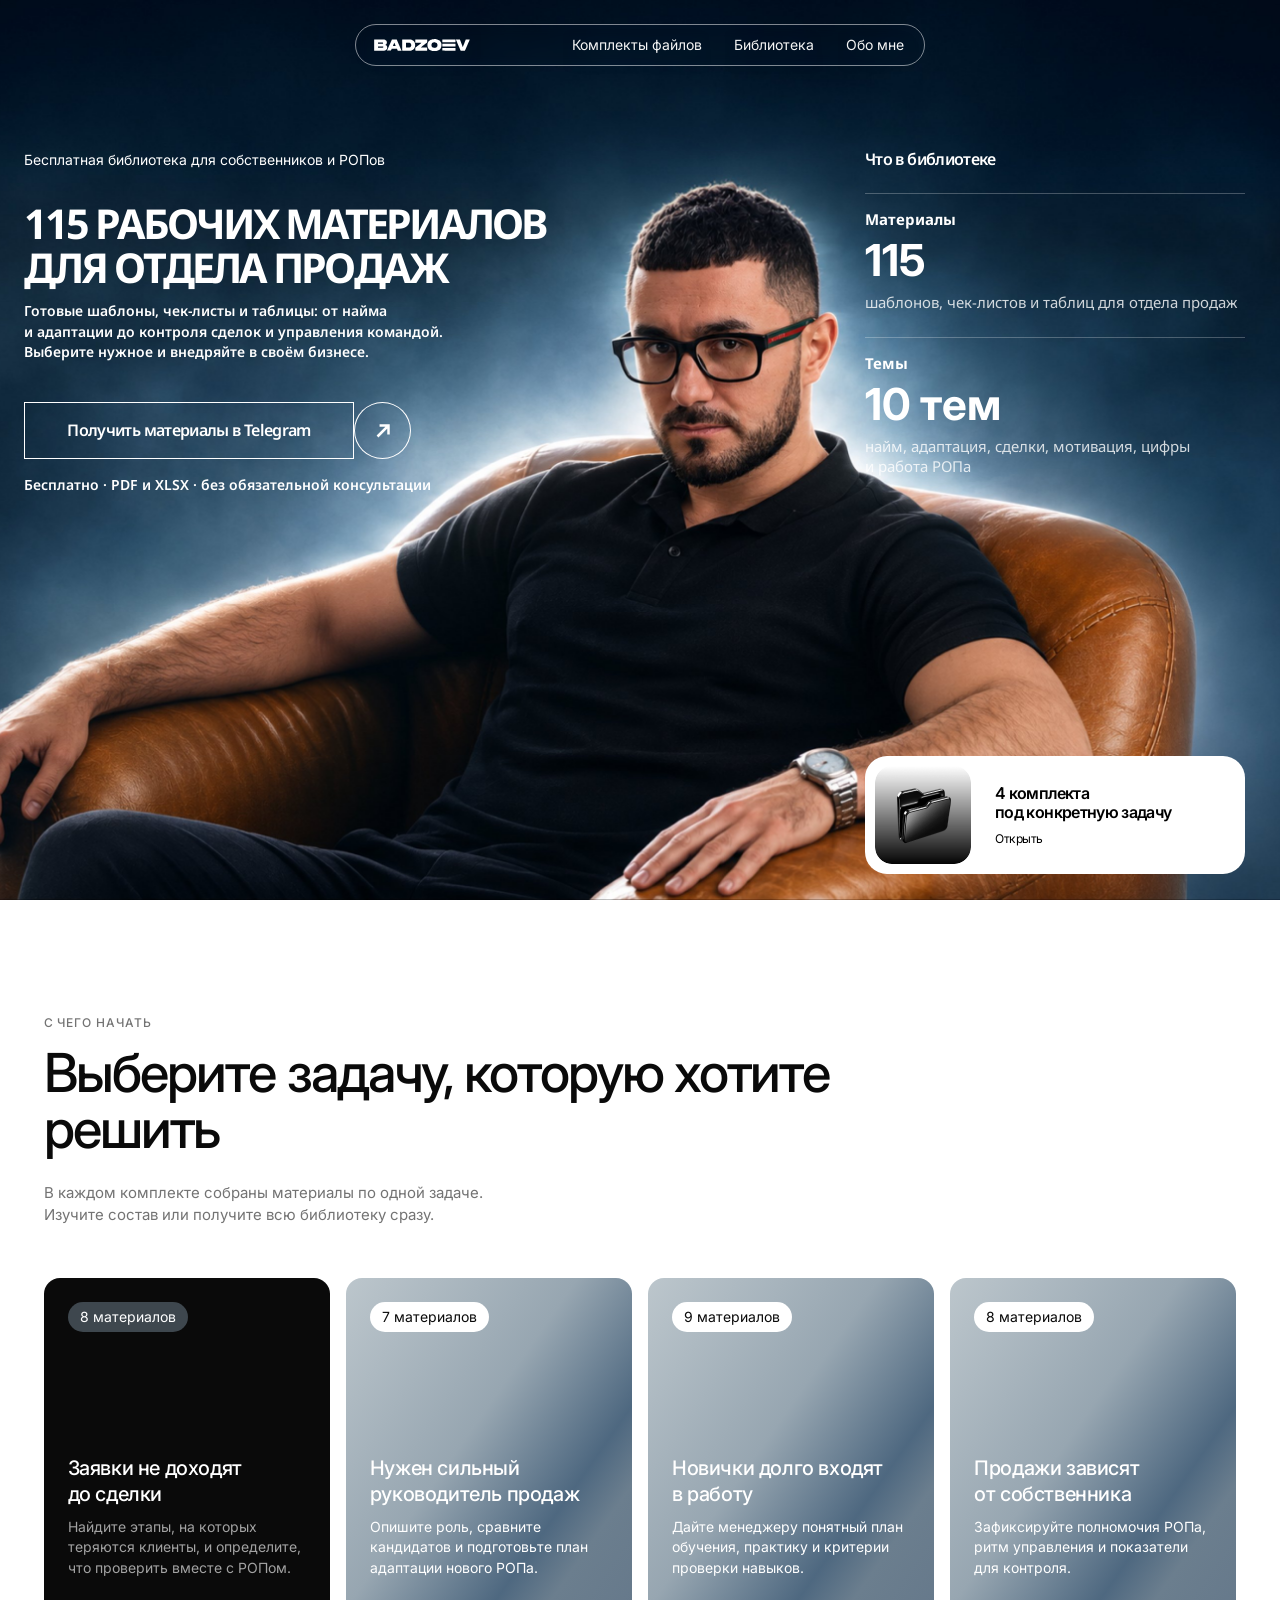
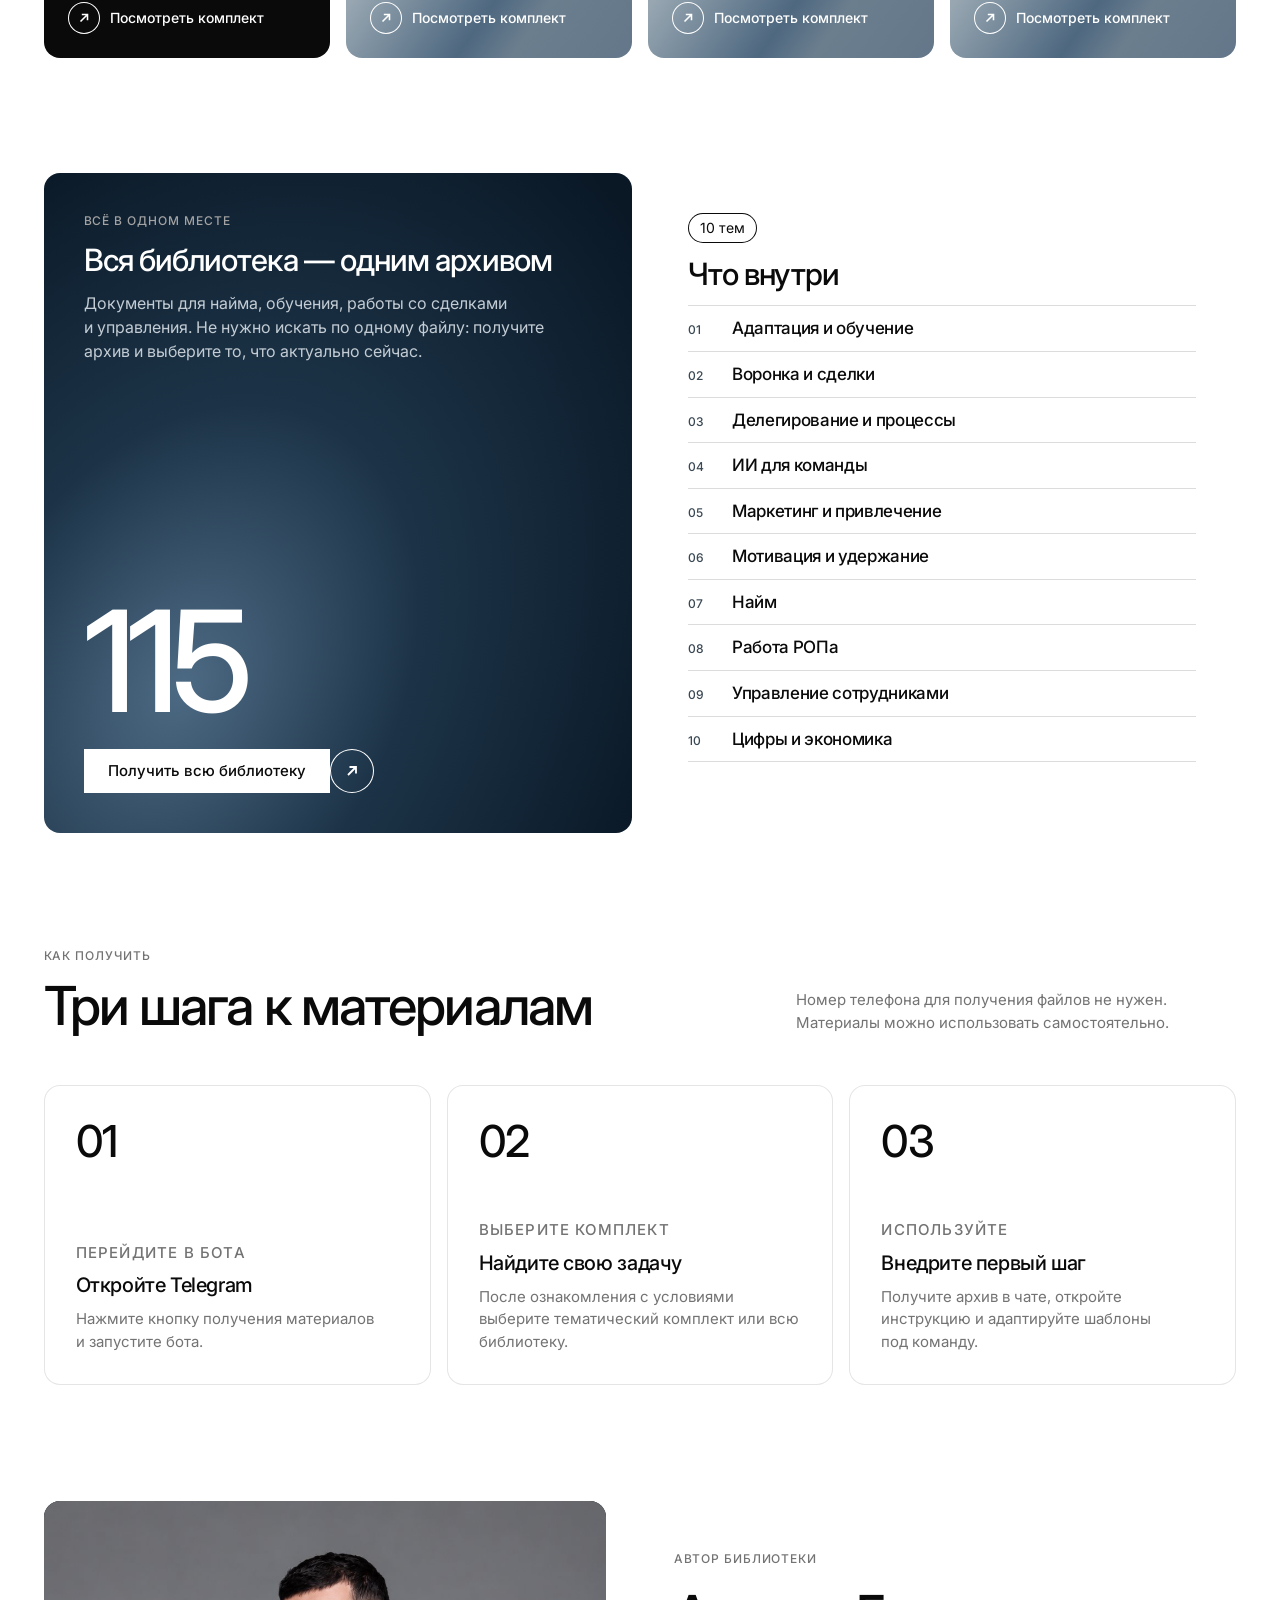
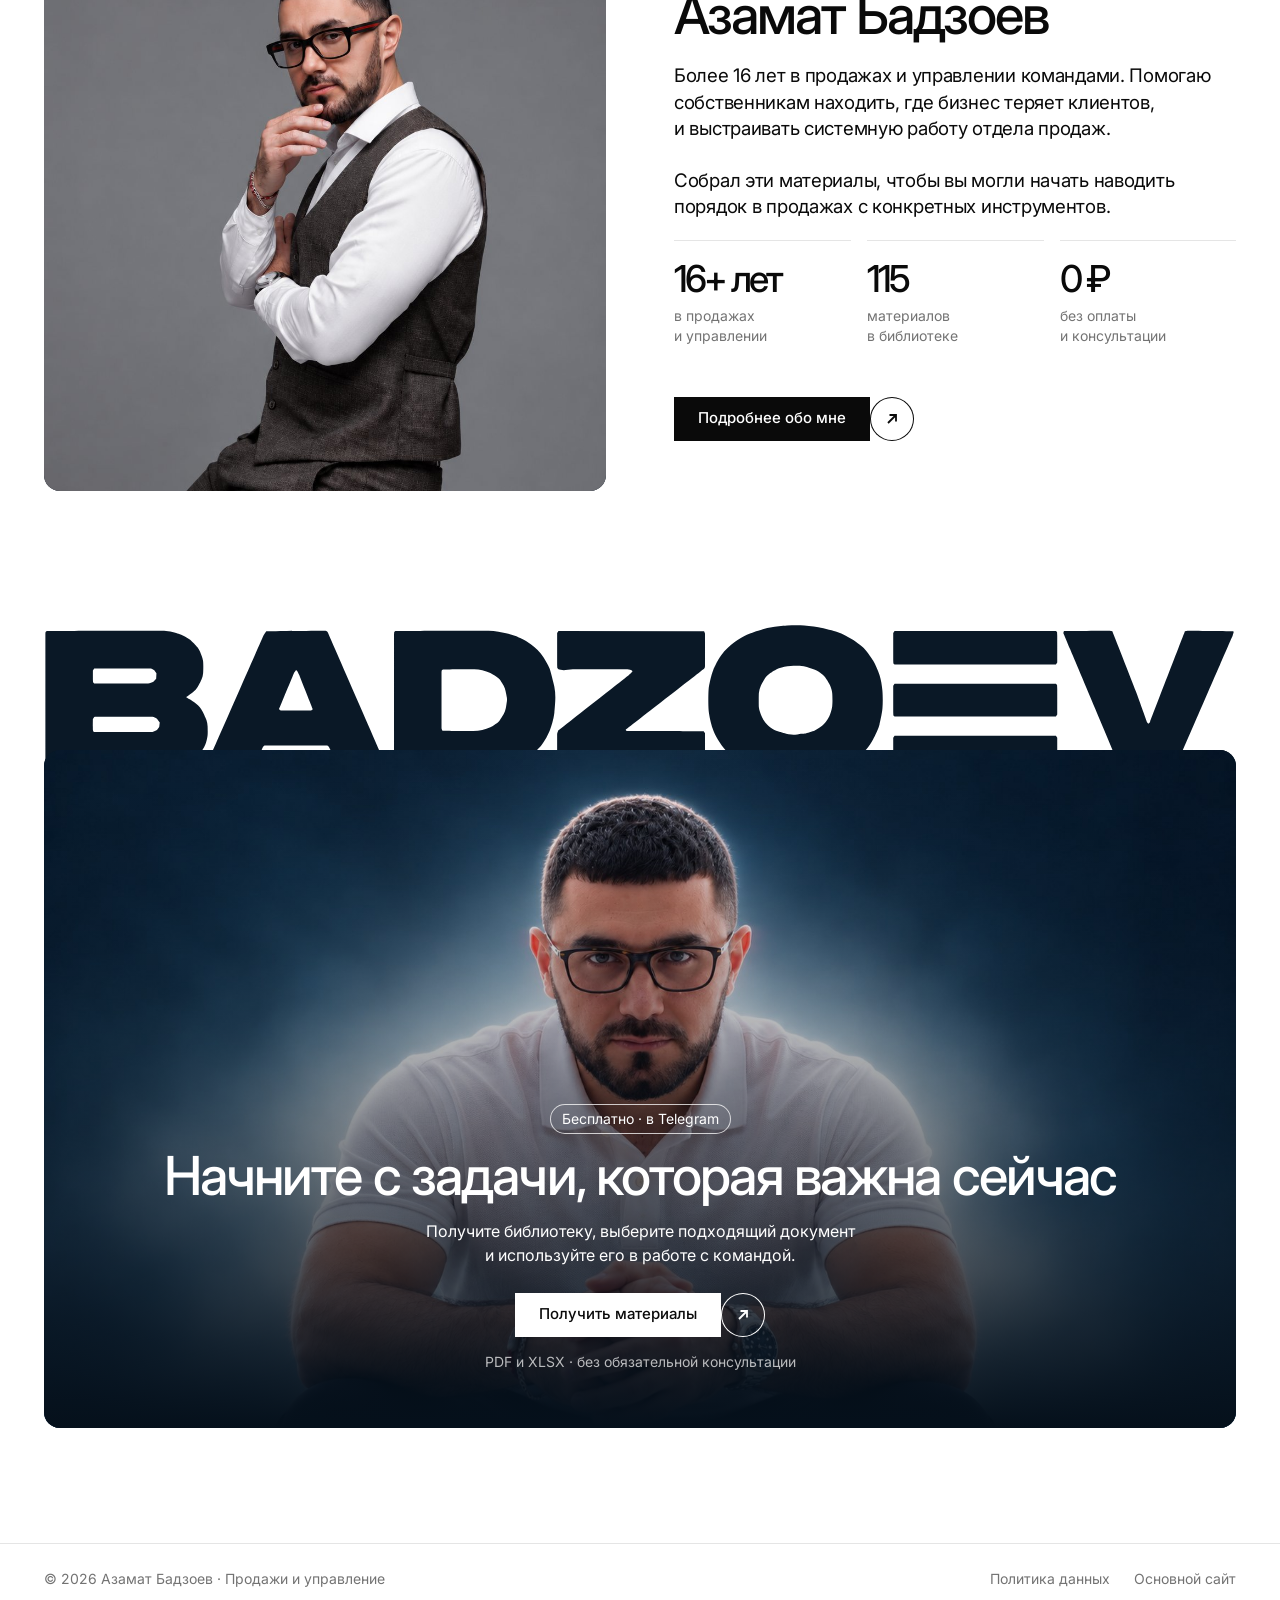
<file: benefits/index.html>
<!doctype html>
<html lang="ru">
<head>
<meta charset="utf-8">
<meta name="viewport" content="width=device-width,initial-scale=1">
<title>Бесплатные материалы для отдела продаж — Азамат Бадзоев</title>
<meta name="description" content="115 бесплатных шаблонов, чек-листов и таблиц для продаж, найма и управления командой.">
<link rel="preconnect" href="https://fonts.googleapis.com">
<link rel="preconnect" href="https://fonts.gstatic.com" crossorigin>
<link href="https://fonts.googleapis.com/css2?family=Inter:wght@400;500;600;700&family=Noto+Sans:wght@600;700&display=swap" rel="stylesheet">
<link rel="preload" as="image" href="hero-armchair.jpg">
<script defer src="materials.js"></script>
<style>
/* Страница материалов в дизайн-системе badzoev.ru (Figma «НОВАЯ ОТ КРИСТИНЫ»):
   первый экран — тёмный, линии 1px, прямые углы, Noto Sans Bold заглавными;
   дальше — белый Mono: Inter Medium, плотный трекинг, карточки 16px, кнопка «прямоугольник + круг». */
:root{
  --bg:#fff;--fg:#0a0a0a;--muted:#737373;--line:#e5e5e5;--mist:#f5f5f5;--accent:#ff6600;
  --gutter:max(clamp(16px,3.4vw,48px),calc((100vw - 1640px)/2));
  --section-y:clamp(80px,9vw,128px);
  --steel:linear-gradient(125deg,#bcc6cc 0%,#97a6b1 42%,#4e6880 68%,#6b7e8e 78%,#64778a 100%);--r:16px;--ease:cubic-bezier(.2,.7,.2,1);
}
*,*::before,*::after{box-sizing:border-box}
html{scroll-behavior:smooth;-webkit-text-size-adjust:100%}
body{margin:0;background:var(--bg);color:var(--fg);font:400 16px/1.5 Inter,system-ui,sans-serif;-webkit-font-smoothing:antialiased;overflow-x:clip}
img,svg{display:block}
a{color:inherit;text-decoration:none}
h1,h2,h3,p,ul,ol{margin:0;padding:0}
ul,ol{list-style:none}
:focus-visible{outline:2px solid currentColor;outline-offset:3px}
.skip{position:absolute;left:-9999px}
.skip:focus{left:16px;top:16px;z-index:100;background:#fff;color:#000;padding:10px 16px}

/* Типографика Mono */
.h2{font-size:clamp(34px,4.2vw,64px);font-weight:500;line-height:1.05;letter-spacing:-.035em}
.h3{font-size:clamp(24px,2.4vw,36px);font-weight:500;line-height:1.12;letter-spacing:-.03em}
.h4{font-size:20px;font-weight:500;line-height:1.3;letter-spacing:-.02em}
.lead{font-size:clamp(18px,1.6vw,22px);line-height:1.4;letter-spacing:-.015em}
.muted{color:var(--muted)}
.small{font-size:14px;line-height:1.45}
.eyebrow{font-size:12px;font-weight:500;line-height:1.3;letter-spacing:.08em;text-transform:uppercase;color:var(--muted)}
.chip{display:inline-block;padding:5px 12px;border-radius:999px;background:#fff;font-size:14px;line-height:20px;font-weight:400;box-shadow:inset 0 0 0 1px var(--line)}
.chip--line{background:none;box-shadow:inset 0 0 0 1px #0a0a0a}
.chip--ghost{background:none;color:#fff;box-shadow:inset 0 0 0 1px rgba(255,255,255,.75);font-weight:400}

/* Кнопка: прямоугольник + круг со стрелкой */
.act{display:inline-flex;font-size:15px;font-weight:500;--c:#0a0a0a;--t:#fff}
.act--inv{--c:#fff;--t:#0a0a0a}
.act__l{display:flex;align-items:center;height:44px;padding:0 24px;background:var(--c);color:var(--t);white-space:nowrap;transition:opacity .2s}
.act__c{flex:none;display:grid;place-items:center;width:44px;height:44px;border-radius:50%;color:var(--c);box-shadow:inset 0 0 0 1px var(--c);transition:background-color .25s,color .25s,transform .35s var(--ease)}
.act:hover .act__l{opacity:.85}
.act:hover .act__c{background:var(--c);color:var(--t);transform:rotate(45deg)}

/* Первый экран */
.hero{position:relative;height:100vh;height:100svh;min-height:680px;max-height:1100px;overflow:hidden;background:#06111c;color:#fff}
.hero__photo{position:absolute;inset:0;width:100%;height:100%;object-fit:cover;object-position:50% 40%}
.hero::after{content:'';position:absolute;inset:0;pointer-events:none}
.hero__over{position:absolute;inset:0;z-index:1;font-family:'Noto Sans',Inter,system-ui,sans-serif}
.topbar{position:absolute;inset:24px 24px auto;display:flex;justify-content:center}
.pill{display:flex;align-items:center;justify-content:space-between;gap:24px;width:min(570px,100%);height:42px;padding:0 20px 0 18px;border:1px solid rgba(255,255,255,.5);border-radius:999px;-webkit-backdrop-filter:blur(6px);backdrop-filter:blur(6px);filter:drop-shadow(0 6px 9px rgba(13,64,128,.08))}
.pill__logo{flex:none;width:96px;color:#fff;transition:opacity .2s}
.pill__logo svg{width:100%;height:auto}
.pill__logo:hover{opacity:.7}
.pill__nav{display:flex;align-items:center;gap:32px;font:400 14px/1.45 Inter,sans-serif;color:#f5f5f5;white-space:nowrap}
.pill__nav a{transition:opacity .2s}
.pill__nav a:hover{opacity:.65}
.hero__copy{position:absolute;left:24px;top:150px;width:min(640px,46vw)}
.hero__tag{display:block;margin-bottom:31px;font:400 14px/1.45 Inter,sans-serif}
.hero__h1{font-size:clamp(32px,3.22vw,62px);font-weight:700;line-height:1.07;letter-spacing:-.07em;text-transform:uppercase}
.hero__lead{margin-top:12px;max-width:454px;font-size:14px;font-weight:600;line-height:1.45}
.hero-cta{display:inline-flex;margin-top:40px;font-size:16px}
.hero-cta__label{display:flex;align-items:center;justify-content:center;min-width:330px;height:57px;padding:0 28px;border:1px solid #fff;font-weight:600;line-height:1.2;letter-spacing:-.04em;white-space:nowrap;transition:background-color .25s,color .25s}
.circle{flex:none;display:grid;place-items:center;width:57px;height:57px;border-radius:50%;color:#fff;box-shadow:inset 0 0 0 1px #fff;transition:background-color .25s,color .25s,transform .35s var(--ease)}
.hero-cta:hover .hero-cta__label,.hero-cta:hover .circle{background:#fff;color:#040404}
.hero-cta:hover .circle{transform:rotate(45deg)}
.hero__note{margin-top:16px;font-size:14px;font-weight:600;line-height:1.45}
.hero-res{position:absolute;top:150px;right:35px;width:380px;display:flex;flex-direction:column;gap:24px}
.hero-res__head{font-size:16px;font-weight:600;line-height:1.2;letter-spacing:-.04em}
.hero-res__item{display:flex;flex-direction:column;gap:6px;padding-top:16px;border-top:1px solid rgba(255,255,255,.25)}
.hero-res__name{font-size:15px;font-weight:700;line-height:1.2}
.hero-res__v{font:700 44px/1.2 Inter,sans-serif;white-space:nowrap}
.hero-res__cap{font-size:15px;line-height:1.33;opacity:.8}
.hero-card{position:absolute;right:35px;bottom:26px;width:380px;padding:10px;display:flex;gap:24px;align-items:center;border-radius:22px;background:#fff;color:#000;font-family:Inter,sans-serif;transition:transform .35s var(--ease)}
.hero-card:hover{transform:translateY(-6px)}
.hero-card__thumb{flex:none;width:96px;height:98px;border-radius:17px;overflow:hidden;background:linear-gradient(180deg,rgba(4,4,4,0) 0%,#040404 100%)}
.hero-card__thumb img{width:100%;height:100%;object-fit:cover}
.hero-card__text{display:flex;flex-direction:column;gap:10px;padding:6px 40px 6px 0}
.hero-card__title{font-size:16px;font-weight:600;line-height:1.2;letter-spacing:-.04em}
.hero-card__more{font-size:12px;line-height:1.2;letter-spacing:-.04em}

/* Секции */
.section{padding:var(--section-y) var(--gutter)}
.head{display:flex;justify-content:space-between;align-items:flex-end;gap:24px 48px;flex-wrap:wrap;margin-bottom:clamp(32px,4vw,56px)}
.head > div{max-width:900px}
.head .eyebrow{margin-bottom:14px}
.head__sub{max-width:440px;font-size:15px;line-height:1.5;color:var(--muted)}

/* Комплекты */
.packs{display:grid;grid-template-columns:repeat(4,1fr);gap:16px}
.pack{display:flex;flex-direction:column;align-items:flex-start;gap:10px;min-height:380px;padding:24px;border-radius:var(--r);background:var(--mist);transition:background-color .25s,transform .35s var(--ease)}
.pack:hover{background:#ececec;transform:translateY(-4px)}
.pack__n{font:500 44px/1.1 Inter,sans-serif;letter-spacing:-.035em}
.pack .h4{margin-top:auto;padding-top:40px}
.pack p{font-size:14px;line-height:1.45;color:var(--muted)}
.pack__more{display:flex;align-items:center;gap:10px;margin-top:14px;font-size:14px;font-weight:500}
.pack__more i{display:grid;place-items:center;width:32px;height:32px;border-radius:50%;box-shadow:inset 0 0 0 1px currentColor;transition:background-color .25s,color .25s,transform .35s var(--ease)}
.pack:hover .pack__more i{background:#fff;color:#0a0a0a;box-shadow:none;transform:rotate(45deg)}
.pack:not(.pack--ink){background:var(--steel);color:#fff}
.pack .chip{box-shadow:none;color:#0a0a0a}
.pack:not(.pack--ink):hover{background:var(--steel);filter:brightness(1.05)}
.pack:not(.pack--ink) p{color:#fff}
.pack:not(.pack--ink):hover .pack__more i{background:#fff;color:#0a0a0a;box-shadow:none}
.pack--ink{background:#0a0a0a;color:#fff}
.pack--ink:hover{background:#1a1a1a}
.pack--ink p{color:#a3a3a3}
.pack--ink .chip{background:#3e474e;color:#fff}
.pack--ink:hover .pack__more i{background:#fff;color:#0a0a0a;box-shadow:none}

/* Библиотека */
.bento{display:grid;grid-template-columns:repeat(2,1fr);gap:16px}
.task{display:flex;flex-direction:column;align-items:flex-start;gap:14px;padding:40px;border-radius:var(--r);min-height:660px}
.task--ink{background:#0a1826 url("data:image/svg+xml;utf8,<svg viewBox='0 0 456 342' xmlns='http://www.w3.org/2000/svg' preserveAspectRatio='none'><rect width='100%' height='100%' fill='url(%23g)'/><defs><radialGradient id='g' gradientUnits='userSpaceOnUse' cx='0' cy='0' r='10' gradientTransform='matrix(38.95 -18.4 12.65 26.778 106.5 266)'><stop stop-color='%234d6a84' offset='0'/><stop stop-color='%23354f66' offset='.225'/><stop stop-color='%231c3347' offset='.45'/><stop stop-color='%23132637' offset='.725'/><stop stop-color='%230a1826' offset='1'/></radialGradient></defs></svg>") center/100% 100% no-repeat;color:#fff}
.task--ink .task__text{color:#c3ccd4}
.task--mist{background:none}
.task--ink .eyebrow{color:#a3a3a3}
.task__big{margin-top:auto;font:500 clamp(96px,11vw,160px)/.9 Inter,sans-serif;letter-spacing:-.06em}
.task__text{max-width:30em;color:#a3a3a3}
.task .act{margin-top:10px}
.topics{width:100%;counter-reset:t}
.topics li{display:flex;gap:20px;align-items:baseline;padding:12px 0;line-height:1.21;border-top:1px solid rgba(10,10,10,.14);font-size:17px;font-weight:500;letter-spacing:-.02em}
.topics li:last-child{border-bottom:1px solid rgba(10,10,10,.14)}
.topics li::before{counter-increment:t;content:counter(t,decimal-leading-zero);flex:none;width:24px;font-size:12px;font-weight:500;color:#3a4853;letter-spacing:0}

/* Как получить */
.steps{display:grid;grid-template-columns:repeat(3,1fr);gap:16px}
.step{display:flex;flex-direction:column;gap:10px;padding:32px;min-height:300px;border-radius:var(--r);box-shadow:inset 0 0 0 1px var(--line)}
.step__n{font:500 44px/1.1 Inter,sans-serif;letter-spacing:-.035em}
.step .eyebrow{margin-top:auto;padding-top:40px}
.step p{font-size:15px;color:var(--muted)}

/* Об авторе */
.about{scroll-margin-top:40px;display:grid;grid-template-columns:1fr 1fr;gap:clamp(32px,5.3vw,80px);align-items:center}
.about__photo{position:relative;aspect-ratio:1/1.05;overflow:hidden;border-radius:var(--r);background:#0a1826}
.about__photo img{position:absolute;inset:0;width:100%;height:100%;object-fit:cover;object-position:50% 10%}
.about__body{display:flex;flex-direction:column;align-items:flex-start;gap:20px}
.about__lead{font-size:clamp(18px,1.46vw,22px);line-height:1.4;letter-spacing:-.015em}
.about__lead + .about__lead{margin-top:6px}
.about__body > .act{margin-top:30px}
.facts{display:grid;grid-template-columns:repeat(3,1fr);gap:16px;width:100%}
.facts div{padding-top:18px;border-top:1px solid var(--line)}
.facts b{display:block;font:500 clamp(28px,2.9vw,44px)/1.1 Inter,sans-serif;letter-spacing:-.08em}
.facts span{display:block;margin-top:6px;font-size:14px;line-height:1.45;color:var(--muted)}

/* Финал */
.final{padding:clamp(32px,4.2vw,64px) var(--gutter) var(--section-y)}
.final__word{position:relative;z-index:0;color:#0a1826;margin-top:calc(.066 * (100vw - 2 * var(--gutter)));margin-bottom:calc(-.022 * (100vw - 2 * var(--gutter)))}
.final__word svg{width:100%;height:auto}
.final__card{position:relative;z-index:1;min-height:560px;height:calc((100vw - 2 * var(--gutter)) * .568);max-height:820px;border-radius:var(--r);overflow:hidden;background:#0a1826;color:#fff}
.final__card img{position:absolute;inset:0;width:100%;height:100%;object-fit:cover;object-position:50% 15%}
.final__card::after{content:'';position:absolute;inset:0;background:linear-gradient(180deg,rgba(4,8,14,.05) 5%,rgba(4,8,14,.3) 42%,#05101b 100%)}
.final__copy{position:absolute;z-index:1;left:0;right:0;bottom:0;padding:0 clamp(24px,4vw,56px) 56px;text-align:center;display:flex;flex-direction:column;align-items:center;gap:14px}
.final__copy .h2{max-width:960px}
.final__text{max-width:540px;margin-bottom:12px}
.final__note{font-size:14px;line-height:1.5;opacity:.7}

/* Подвал */
.footer{display:flex;justify-content:space-between;gap:16px 24px;flex-wrap:wrap;padding:24px var(--gutter);border-top:1px solid var(--line);font-size:14px;color:var(--muted)}
.footer nav{display:flex;gap:24px;flex-wrap:wrap}
.footer a{transition:color .2s}
.footer a:hover{color:var(--fg)}

/* Адаптив */
@media (max-width:1180px){
  .hero-res{display:none}
  .hero__copy{width:min(620px,60vw)}
  .packs{grid-template-columns:repeat(2,1fr)}
  .pack{min-height:320px}
}
@media (max-width:820px){
  .hero{height:auto;min-height:0;max-height:none;display:flex;flex-direction:column}
  .hero__photo{position:relative;height:72svh;min-height:420px;object-position:58% 40%;-webkit-mask-image:linear-gradient(180deg,#000 62%,transparent 100%);mask-image:linear-gradient(180deg,#000 62%,transparent 100%)}
  .hero::after{background:linear-gradient(180deg,rgba(3,10,18,.55) 0,rgba(3,10,18,0) 160px)}
  .hero__over{position:static}
  .topbar{position:absolute;z-index:2}
  .hero__copy{position:relative;z-index:2;left:auto;top:auto;width:auto;margin-top:-140px;padding:0 16px 32px}
  .hero__h1{font-size:clamp(30px,8.4vw,46px)}
  .hero-card{position:relative;z-index:2;right:auto;bottom:auto;width:auto;margin:0 16px 24px}
  .hero-card__text{padding-right:0}
  .hero-card:hover{transform:none}
  .bento,.about,.steps{grid-template-columns:1fr}
  .task{min-height:0;padding:28px}
  .task__big{padding-top:40px}
  .step{min-height:0}
  .final__card{height:auto;min-height:620px}
}
@media (max-width:560px){
  .topbar{inset:16px 16px auto}
  .pill{gap:12px;padding:0 16px}
  .pill__logo{width:84px}
  .pill__nav{gap:16px;font-size:13px}
  .hero-cta{display:flex;width:100%}
  .hero-cta__label{flex:1;min-width:0;padding:0 16px;font-size:15px}
  .packs{grid-template-columns:1fr}
  .pack{min-height:260px}
  .pack .h4{padding-top:24px}
  .act{width:100%}
  .act__l{flex:1;justify-content:center;padding:0 16px;white-space:normal;text-align:center;line-height:1.2}
  .facts{grid-template-columns:1fr}
  .final__copy{padding-bottom:32px}
  .footer{flex-direction:column}
}
@media (max-width:360px){.pill{padding:0 12px}.pill__logo{width:76px}.pill__nav{gap:12px}}
/* Бургер и мобильное меню — как на основном сайте badzoev.ru */
.pill__burger{display:none;position:relative;flex:none;width:36px;height:36px;padding:0;border:0;background:none;color:#fff;cursor:pointer}
.pill__burger span{position:absolute;left:9px;right:9px;height:1.5px;background:currentColor}
.pill__burger span:first-child{top:14px}
.pill__burger span:last-child{top:21px}
.menu{position:fixed;inset:0;z-index:70;display:flex;flex-direction:column;gap:clamp(16px,3vh,32px);overflow-y:auto;padding:12px 16px 24px;background:#fff;color:#0a0a0a;opacity:0;transition:opacity .3s}
.menu[hidden]{display:none}
.menu.is-open{opacity:1}
.menu__top{flex:none;display:flex;justify-content:flex-end;align-items:center;height:48px}
.menu__close{display:grid;place-items:center;width:36px;height:36px;margin-right:6px;padding:0;border:0;background:none;color:#0a0a0a;cursor:pointer}
.menu__body{display:flex;flex-direction:column;gap:24px}
.menu__main{display:flex;flex-direction:column}
.menu__main a{padding:clamp(6px,1.1vh,10px) 0;border-bottom:1px solid #e5e5e5;font:500 min(10.5vw,7.5vh)/1.06 Inter,sans-serif;letter-spacing:-.04em;transition:color .2s}
.menu__main a:hover{color:#737373}
.menu__cols{display:flex;flex-wrap:wrap;gap:24px 40px}
.menu__cols > div{flex:1 1 150px}
.menu__eyebrow{margin-bottom:12px;font:500 12px/1.3 Inter,sans-serif;letter-spacing:.08em;text-transform:uppercase;color:#737373}
.menu__cols a{display:block;padding:4px 0;font:400 16px/1.4 Inter,sans-serif;color:#737373;transition:color .2s}
.menu__cols a:hover{color:#0a0a0a}
.menu__soc{display:flex;gap:24px;margin-top:auto;padding-top:24px}
.menu__soc img{width:25px;height:25px;filter:invert(1)}
body.is-locked{overflow:hidden}
@media (max-width:760px){
  .topbar,.top{top:12px}
  .pill{width:100%;height:48px;padding:6px 6px 6px 16px}
  .pill__logo{width:88px;max-width:none}
  .pill__nav{display:none}
  .pill__burger{display:block}
}
@media (max-width:760px){
  .final{padding:32px 16px 58px}
  .final__word{display:none}
  .final__card{height:592px;min-height:0;max-height:none}
  .final__card img{object-position:50% 100%}
  .final__copy{padding:28px 20px;text-align:left;align-items:flex-start;gap:12px}
  .final__copy .h2{max-width:none;font-size:28px;line-height:1.05;letter-spacing:-.035em}
  .final__text{max-width:none;font-size:14px;line-height:1.45;margin-bottom:4px}
  .final__text br{display:none}
  .final__copy .act{width:100%}
  .final__copy .act__l{flex:1;justify-content:center}
  .final__note{align-self:stretch;text-align:center}
}
@media (prefers-reduced-motion:reduce){html{scroll-behavior:auto}*{transition:none!important}}
</style>
</head>
<body>
<a class="skip" href="#content">К содержанию</a>

<section class="hero">
  <img class="hero__photo" src="hero-armchair.jpg" alt="Азамат Бадзоев в кожаном кресле" width="3024" height="1812" fetchpriority="high">
  <div class="hero__over">
    <header class="topbar">
      <nav class="pill" aria-label="Навигация">
        <a class="pill__logo" href="https://badzoev.ru/" aria-label="Азамат Бадзоев — главная"><svg xmlns="http://www.w3.org/2000/svg" viewBox="0 0 1331 170" class="brand-mark" data-brand="bold" aria-hidden="true" focusable="false"><path fill="currentColor" fill-rule="evenodd" d="M829.0,1.8C834.0,1.5 839.0,1.3 844.0,1.5C849.0,1.8 857.4,2.4 864.0,3.6C870.6,4.8 881.9,7.9 885.0,8.8C888.1,9.8 891.1,11.3 894.0,12.7C896.9,14.2 900.1,15.9 903.0,17.8C905.9,19.7 910.2,23.1 912.0,24.6C913.8,26.1 915.5,27.7 917.0,29.5C918.5,31.4 922.9,36.9 925.2,41.0C927.5,45.1 930.5,51.5 932.2,57.0C933.9,62.5 934.9,68.3 935.4,74.0C935.9,79.7 936.0,87.9 935.5,94.0C935.0,100.1 932.7,109.6 932.2,112.0C931.6,114.4 930.7,116.7 929.7,119.0C928.7,121.3 925.4,128.4 923.2,132.0C920.9,135.6 918.5,139.1 915.4,142.0C912.3,144.9 905.7,150.3 901.0,153.2C896.3,156.1 891.2,158.4 886.0,160.2C880.8,162.0 871.9,164.2 866.0,165.4C860.1,166.5 854.0,167.2 848.0,167.5C842.0,167.8 833.7,167.8 828.0,167.5C822.3,167.2 816.6,166.5 811.0,165.4C805.4,164.3 796.2,162.0 791.0,160.2C785.8,158.4 780.7,156.1 776.0,153.2C771.3,150.3 764.6,145.1 761.0,141.5C757.4,137.8 754.3,133.1 751.8,129.0C749.4,124.9 747.3,120.5 745.8,116.0C744.4,111.5 742.3,103.5 741.6,97.0C741.0,90.5 741.1,78.4 741.5,73.0C742.0,67.6 744.3,59.0 744.8,57.0C745.3,55.0 746.0,52.9 746.8,51.0C747.7,49.1 750.3,43.3 752.3,40.0C754.2,36.7 756.9,33.1 759.0,30.5C761.1,28.0 764.4,25.0 766.0,23.6C767.6,22.2 769.3,21.0 771.0,19.8C772.7,18.6 774.9,17.0 777.0,15.8C779.1,14.6 783.5,12.2 787.0,10.8C790.5,9.4 798.7,6.8 802.0,5.8C805.3,4.9 808.6,4.1 812.0,3.6C815.4,3.1 824.0,2.2 829.0,1.8ZM3.0,7.7C3.6,7.7 128.6,7.4 134.0,7.5C139.4,7.6 147.9,10.3 150.0,10.8C152.1,11.4 154.1,12.3 156.0,13.3C157.9,14.3 160.9,15.8 163.0,17.6C165.1,19.3 169.9,24.5 171.2,26.0C172.4,27.5 173.4,29.2 174.1,31.0C174.8,32.8 176.9,37.5 177.4,41.0C177.9,44.5 177.7,52.6 177.5,55.0C177.3,57.4 176.7,59.8 175.7,62.0C174.7,64.2 172.2,69.8 169.4,73.0C166.7,76.2 159.5,80.8 159.2,81.0L158.9,82.0C159.2,82.2 165.3,85.4 168.0,87.6C170.7,89.7 173.5,92.1 175.4,95.0C177.4,97.9 180.3,104.8 181.2,107.0C182.0,109.2 182.3,111.6 182.5,114.0C182.6,116.4 182.8,121.9 182.4,125.0C182.0,128.1 181.1,131.5 180.2,134.0C179.2,136.5 178.1,138.9 176.5,141.0C174.9,143.1 169.5,149.0 168.0,150.5C166.5,151.9 164.8,153.1 163.0,154.2C161.2,155.2 157.8,157.2 155.0,158.2C152.2,159.1 146.3,160.8 142.0,161.4C137.7,162.0 130.7,162.0 129.0,162.0C127.3,162.1 125.7,161.5 124.0,161.5C122.3,161.5 44.0,161.5 42.0,161.5C40.0,161.5 37.7,162.5 36.0,162.5C34.3,162.5 32.7,161.6 31.0,161.5C29.3,161.5 11.4,161.5 10.0,161.5C8.6,161.6 7.0,162.4 6.0,162.4C5.0,162.4 3.7,161.8 3.0,161.6L1.7,160.0C1.7,159.3 1.5,157.3 1.5,156.0C1.5,154.7 1.5,11.7 1.5,11.0C1.5,10.3 1.7,9.6 1.7,9.0L3.0,7.7ZM248.0,8.0C249.8,8.0 312.3,7.5 313.0,7.5C313.7,7.5 314.4,7.6 315.0,7.7C315.5,8.1 316.1,8.4 316.4,9.0C316.7,9.6 382.3,159.7 382.5,160.0L382.3,161.0C382.0,161.1 381.5,161.6 381.0,161.6C380.5,161.6 345.0,161.5 343.0,161.5C341.0,161.5 339.0,162.4 337.0,162.5C335.0,162.6 332.2,162.2 331.0,162.1L327.9,160.0C327.4,158.9 319.7,141.0 319.3,140.0C318.8,139.0 318.1,137.6 317.7,137.0C317.2,136.4 316.6,136.1 316.0,135.7L246.0,135.7C245.3,136.3 244.4,136.8 244.0,137.7C243.6,138.5 235.1,158.2 234.7,159.0C234.3,159.8 233.6,160.4 233.0,161.0C232.1,161.0 183.7,161.5 183.0,161.5C182.3,161.5 181.5,161.3 181.0,161.2L180.2,160.0C180.4,159.6 244.2,14.3 245.0,12.6C245.8,10.9 247.0,9.5 248.0,8.0ZM392.0,7.7C392.6,7.7 492.3,7.5 496.0,7.5C499.7,7.5 503.4,8.1 507.0,8.6C510.6,9.2 514.9,10.0 518.0,10.8C521.1,11.6 524.1,12.6 527.0,13.8C529.9,15.1 536.2,18.2 539.0,19.8C541.8,21.5 544.5,23.4 547.0,25.6C549.5,27.7 552.0,30.3 554.2,33.0C556.3,35.7 558.7,39.4 560.2,42.0C561.7,44.6 563.2,47.2 564.2,50.0C565.1,52.8 568.6,66.1 569.4,70.0C570.2,73.9 570.5,78.0 570.5,82.0C570.5,86.0 569.8,95.3 569.4,99.0C569.0,102.7 568.0,106.9 567.2,110.0C566.4,113.1 565.4,116.1 564.2,119.0C562.9,121.9 560.4,126.9 559.2,129.0C558.0,131.1 556.7,133.1 555.2,135.0C553.7,136.9 550.9,139.8 548.5,142.0C546.1,144.2 542.8,147.2 540.0,149.2C537.2,151.1 534.1,152.8 531.0,154.2C527.9,155.6 523.8,157.2 520.0,158.2C516.2,159.2 509.4,161.2 504.0,161.4C498.6,161.5 402.7,161.5 401.0,161.5C399.3,161.5 397.6,162.4 396.0,162.3C394.4,162.2 392.5,161.3 391.5,161.0C391.1,160.0 390.5,159.1 390.5,158.0C390.5,156.9 390.5,13.0 390.5,12.0C390.5,11.0 390.7,9.6 390.7,9.0L392.0,7.7ZM574.0,7.7L736.5,8.0C736.8,9.0 737.5,9.9 737.5,11.0C737.5,12.1 737.5,44.0 737.5,45.0C737.5,46.0 737.5,47.3 737.4,48.0C737.2,48.7 737.0,49.5 736.4,50.0C735.8,50.5 649.4,117.8 649.1,118.0L649.4,119.0C649.8,119.1 651.1,119.5 652.0,119.5C652.9,119.5 735.1,119.7 736.0,119.7L737.5,122.0C737.5,122.9 737.5,158.3 737.5,159.0C737.5,159.7 737.1,160.3 736.9,161.0C736.2,161.1 735.0,161.5 734.0,161.6C733.0,161.6 724.0,161.4 722.0,161.5C720.0,161.6 718.0,162.4 716.0,162.5C714.0,162.6 710.7,162.0 708.0,162.0C705.3,162.0 698.7,162.5 697.0,162.5C695.3,162.4 693.7,161.6 692.0,161.5C690.3,161.4 685.7,161.3 683.0,161.5C680.3,161.7 677.7,162.4 675.0,162.5C672.3,162.5 641.0,162.6 638.0,162.5C635.0,162.4 632.0,161.5 629.0,161.5C626.0,161.5 619.4,162.5 617.0,162.5C614.6,162.5 612.4,161.6 610.0,161.5C607.6,161.4 594.0,161.4 591.0,161.5C588.0,161.6 584.9,162.6 582.0,162.5C579.1,162.4 574.5,161.2 573.5,161.0C573.2,160.0 572.5,159.1 572.5,158.0C572.5,156.9 572.5,124.4 572.5,123.0C572.5,121.6 573.2,120.3 573.6,119.0C574.7,118.1 650.3,58.7 652.0,57.4C653.7,56.1 656.2,53.3 656.6,53.0L656.0,51.8C655.6,51.7 652.7,50.6 651.0,50.5C649.3,50.5 593.3,50.5 590.0,50.5C586.7,50.5 582.0,51.5 580.0,51.5C578.0,51.5 574.6,50.5 574.0,50.4L572.7,49.0C572.7,48.4 572.5,46.3 572.5,45.0C572.5,43.7 572.5,10.9 572.5,10.0L574.0,7.7ZM949.0,7.7L1129.0,7.7L1130.3,9.0C1130.3,9.6 1130.5,11.7 1130.5,13.0C1130.5,14.3 1130.5,42.1 1130.5,43.0L1129.0,45.3L949.0,45.3L947.7,44.0C947.7,43.4 947.5,41.3 947.5,40.0C947.5,38.7 947.5,10.9 947.5,10.0L949.0,7.7ZM1138.0,7.8C1138.8,7.8 1188.0,7.5 1189.0,7.5C1190.0,7.5 1191.0,8.0 1192.0,8.2C1192.4,9.2 1213.7,63.4 1218.2,75.0C1222.6,86.6 1230.7,109.5 1230.9,110.0C1231.1,110.5 1231.6,110.8 1232.0,111.2C1232.4,110.8 1233.8,110.0 1234.2,109.0C1234.5,108.0 1272.6,9.2 1273.0,8.2C1274.0,8.0 1275.0,7.5 1276.0,7.5C1277.0,7.5 1326.5,8.0 1326.9,8.0L1327.4,9.0C1327.3,9.4 1326.7,11.7 1326.2,13.0C1325.6,14.3 1316.9,34.3 1312.3,45.0C1307.7,55.7 1262.4,160.2 1262.0,161.2L1259.0,162.5C1257.9,162.4 1253.0,161.6 1250.0,161.5C1247.0,161.4 1218.0,161.5 1216.0,161.5C1214.0,161.6 1212.0,162.3 1210.0,162.5C1208.0,162.6 1204.1,162.4 1203.0,162.4C1202.2,161.6 1201.0,161.1 1200.5,160.0C1200.1,158.9 1147.4,34.0 1144.8,28.0C1142.3,22.0 1137.6,10.7 1137.3,10.0L1138.0,7.8ZM833.0,46.8C830.7,47.0 828.3,47.3 826.0,47.8C823.7,48.4 820.5,49.1 818.0,50.3C815.5,51.5 810.2,55.0 808.7,56.0C807.3,57.0 806.0,58.3 805.0,59.7C804.0,61.2 800.9,66.5 799.8,69.0C798.7,71.5 797.9,74.2 797.6,77.0C797.4,79.8 797.4,90.2 797.6,93.0C797.9,95.8 799.0,98.9 799.8,101.0C800.6,103.1 801.6,105.1 802.8,107.0C804.0,108.9 805.4,110.9 807.0,112.5C808.6,114.1 811.8,116.4 813.0,117.2C814.2,118.0 815.6,118.7 817.0,119.2C818.4,119.7 824.7,121.7 828.0,122.4C831.3,123.1 836.3,123.5 838.0,123.5C839.7,123.5 841.3,122.8 843.0,122.6C844.7,122.4 847.0,122.6 849.0,122.2C851.0,121.7 857.5,119.8 860.0,118.7C862.5,117.6 865.0,116.0 867.0,114.4C869.0,112.9 871.0,110.8 872.4,109.0C873.9,107.2 875.3,105.2 876.2,103.0C877.1,100.8 878.9,95.8 879.4,92.0C879.9,88.2 879.7,79.8 879.4,77.0C879.1,74.2 878.2,71.5 877.2,69.0C876.1,66.5 874.4,63.8 873.2,62.0C872.0,60.2 870.8,58.4 869.2,57.0C867.6,55.6 864.7,53.1 862.0,51.8C859.3,50.5 852.9,48.3 850.0,47.6C847.1,46.9 843.7,46.6 841.0,46.5C838.3,46.4 835.3,46.6 833.0,46.8ZM56.0,49.7L54.5,52.0C54.5,52.9 54.5,59.7 54.5,61.0C54.5,62.3 54.7,64.4 54.7,65.0L56.0,66.3C56.6,66.3 113.9,66.5 116.0,66.5C118.1,66.4 120.6,64.9 122.0,64.4L125.1,61.0L125.4,55.0L123.0,51.6C121.8,51.0 120.5,49.6 119.0,49.6C117.5,49.6 56.9,49.7 56.0,49.7ZM445.0,50.7L443.7,52.0C443.7,52.6 443.5,53.3 443.5,54.0C443.5,54.7 443.5,114.9 443.5,116.0C443.5,117.1 444.2,118.0 444.5,119.0C445.5,119.0 475.6,119.5 479.0,119.5C482.4,119.5 485.9,119.1 489.0,118.4C492.1,117.7 495.2,116.6 498.0,115.3C500.8,113.9 505.2,110.8 506.0,110.2C506.8,109.6 507.6,108.8 508.2,108.0C508.8,107.2 512.2,101.9 513.2,100.0C514.1,98.1 514.7,96.1 515.2,94.0C515.7,91.9 516.3,87.3 516.5,86.0C516.6,84.7 516.6,83.3 516.4,82.0C516.2,80.7 514.9,74.1 514.2,72.0C513.5,69.9 512.4,67.9 511.2,66.0C510.0,64.1 508.8,62.0 507.0,60.5C505.2,59.0 500.8,56.2 498.0,54.7C495.2,53.3 491.9,52.3 489.0,51.6C486.1,50.9 483.0,50.6 480.0,50.5C477.0,50.5 445.6,50.7 445.0,50.7ZM281.0,51.7C280.8,52.0 279.4,53.8 278.8,55.0C278.3,56.2 262.5,94.3 262.2,95.0L264.0,96.4C264.8,96.4 275.3,96.5 281.0,96.5C286.7,96.5 297.2,96.4 298.0,96.4L299.9,95.0C299.6,94.3 286.0,60.1 285.2,58.0C284.3,55.9 282.3,52.4 282.2,52.0L281.0,51.7ZM949.0,66.7L1129.0,66.7L1130.3,68.0C1130.3,68.6 1130.5,70.7 1130.5,72.0C1130.5,73.3 1130.5,100.1 1130.5,101.0L1129.0,103.3L949.0,103.3L947.7,102.0C947.7,101.4 947.5,99.3 947.5,98.0C947.5,96.7 947.5,69.9 947.5,69.0L949.0,66.7ZM56.0,103.7L54.5,106.0C54.5,106.9 54.4,117.3 54.5,118.0C54.5,118.7 54.9,119.6 55.0,120.0C55.3,120.1 55.6,120.4 56.0,120.4C56.4,120.4 119.2,120.5 121.0,120.5C122.8,120.4 124.7,119.0 126.0,118.4L128.5,115.0L129.1,110.0L126.0,105.6C124.3,104.9 122.8,103.7 121.0,103.6C119.2,103.6 56.9,103.7 56.0,103.7ZM949.0,124.7L1129.0,124.7L1130.5,127.0L1130.5,159.0L1129.0,161.6C1128.0,161.6 1126.3,161.5 1125.0,161.5C1123.7,161.5 1103.7,161.5 1102.0,161.5C1100.3,161.6 1098.7,162.5 1097.0,162.5C1095.3,162.5 1093.0,161.6 1091.0,161.5C1089.0,161.5 1071.7,161.4 1069.0,161.5C1066.3,161.6 1063.4,162.5 1061.0,162.5C1058.6,162.5 1056.4,161.6 1054.0,161.5C1051.6,161.4 1036.0,161.4 1033.0,161.5C1030.0,161.6 1027.0,162.4 1024.0,162.5C1021.0,162.6 1012.7,162.6 1010.0,162.5C1007.3,162.4 1004.0,161.5 1002.0,161.5C1000.0,161.5 998.0,162.3 996.0,162.5C994.0,162.6 991.3,162.7 989.0,162.5C986.7,162.3 984.4,161.6 982.0,161.5C979.6,161.4 949.6,161.3 949.0,161.3L947.7,160.0C947.7,159.4 947.5,157.3 947.5,156.0C947.5,154.7 947.5,127.9 947.5,127.0L949.0,124.7Z"/></svg></a>
        <div class="pill__nav"><a href="#packs">Комплекты файлов</a><a href="#library">Библиотека</a><a href="#author">Обо мне</a></div><button class="pill__burger" type="button" data-menu-open aria-label="Открыть меню"><span></span><span></span></button>
      </nav>
    </header>

    <div class="hero__copy">
      <span class="hero__tag">Бесплатная библиотека для собственников и РОПов</span>
      <h1 class="hero__h1">115 рабочих материалов для отдела продаж</h1>
      <p class="hero__lead">Готовые шаблоны, чек-листы и таблицы: от найма и адаптации до контроля сделок и управления командой. Выберите нужное и внедряйте в своём бизнесе.</p>
      <a class="hero-cta bot-link" data-code="all" href="https://t.me/badzoev_materials_bot?start=all_site_general" target="_blank" rel="noopener">
        <span class="hero-cta__label">Получить материалы в Telegram</span>
        <span class="circle"><svg width="22" height="22" viewBox="0 0 16 16" aria-hidden="true"><path d="M4 12 12 4M5.5 4H12v6.5" stroke="currentColor" stroke-width="1.8" fill="none"/></svg></span>
      </a>
      <p class="hero__note">Бесплатно · PDF и XLSX · без обязательной консультации</p>
    </div>

    <div class="hero-res" aria-label="Что в библиотеке">
      <p class="hero-res__head">Что в библиотеке</p>
      <div class="hero-res__item"><p class="hero-res__name">Материалы</p><p class="hero-res__v">115</p><p class="hero-res__cap">шаблонов, чек-листов и таблиц для отдела продаж</p></div>
      <div class="hero-res__item"><p class="hero-res__name">Темы</p><p class="hero-res__v">10 тем</p><p class="hero-res__cap">найм, адаптация, сделки, мотивация, цифры и работа РОПа</p></div>
    </div>

    <a class="hero-card" href="#packs">
      <span class="hero-card__thumb"><img src="folder-black.png" alt="" width="96" height="98"></span>
      <span class="hero-card__text"><span class="hero-card__title">4 комплекта под конкретную задачу</span><span class="hero-card__more">Открыть</span></span>
    </a>
  </div>
</section>

<div class="menu" id="menu" role="dialog" aria-modal="true" aria-label="Меню" hidden>
  <div class="menu__top"><button class="menu__close" type="button" id="menuClose" aria-label="Закрыть меню"><svg width="20" height="20" viewBox="0 0 20 20" aria-hidden="true"><path d="M4 4l12 12M16 4 4 16" stroke="currentColor" stroke-width="1.6" fill="none"/></svg></button></div>
  <div class="menu__body">
    <nav class="menu__main"><a href="#packs">Комплекты</a><a href="#library">Библиотека</a><a href="#how">Как получить</a><a href="#author">Обо мне</a></nav>
    <div class="menu__cols">
      <div><p class="menu__eyebrow">Комплекты</p><a href="sales-leaks.html">Заявки не доходят до сделки</a><a href="hire-rop.html">Нужен сильный РОП</a><a href="sales-onboarding.html">Новички долго входят в работу</a><a href="delegate-sales.html">Продажи зависят от собственника</a></div>
      <div><p class="menu__eyebrow">Связь</p><a href="https://t.me/badzoev_materials_bot?start=all_site_general" class="bot-link" data-code="all" target="_blank" rel="noopener">Бот с материалами</a><a href="https://t.me/azamat_badzoev" target="_blank" rel="noopener">Написать Азамату</a><a href="https://badzoev.ru/">Основной сайт</a></div>
    </div>
  </div>
  <div class="menu__soc">
    <a href="https://www.youtube.com/@azamatsales" target="_blank" rel="noopener" aria-label="YouTube"><img src="../icon-youtube.svg" alt=""></a>
    <a href="https://t.me/azamat_badzoev" target="_blank" rel="noopener" aria-label="Telegram"><img src="../icon-telegram.svg" alt=""></a>
    <a href="https://badzoev.ru/#contact" aria-label="WhatsApp"><img src="../icon-whatsapp.svg" alt=""></a>
  </div>
</div>
<script>(function(){var m=document.getElementById('menu'),c=document.getElementById('menuClose'),last;function o(){last=document.activeElement;m.hidden=false;requestAnimationFrame(function(){m.classList.add('is-open')});document.body.classList.add('is-locked');c.focus()}function x(){if(m.hidden)return;m.classList.remove('is-open');m.hidden=true;document.body.classList.remove('is-locked');if(last)last.focus()}document.querySelectorAll('[data-menu-open]').forEach(function(b){b.addEventListener('click',o)});c.addEventListener('click',x);m.querySelectorAll('a').forEach(function(a){a.addEventListener('click',x)});document.addEventListener('keydown',function(e){if(e.key==='Escape')x()})})();</script>

<main id="content">
  <section class="section" id="packs">
    <div class="head">
      <div><p class="eyebrow">С чего начать</p><h2 class="h2">Выберите задачу, которую хотите решить</h2></div>
      <p class="head__sub">В каждом комплекте собраны материалы по одной задаче. Изучите состав или получите всю библиотеку сразу.</p>
    </div>
    <div class="packs">
      <a class="pack pack--ink" href="sales-leaks.html"><span class="chip">8 материалов</span><h3 class="h4">Заявки не доходят до сделки</h3><p>Найдите этапы, на которых теряются клиенты, и определите, что проверить вместе с РОПом.</p><span class="pack__more"><i><svg width="14" height="14" viewBox="0 0 16 16" aria-hidden="true"><path d="M4 12 12 4M5.5 4H12v6.5" stroke="currentColor" stroke-width="1.8" fill="none"/></svg></i>Посмотреть комплект</span></a>
      <a class="pack" href="hire-rop.html"><span class="chip">7 материалов</span><h3 class="h4">Нужен сильный руководитель продаж</h3><p>Опишите роль, сравните кандидатов и подготовьте план адаптации нового РОПа.</p><span class="pack__more"><i><svg width="14" height="14" viewBox="0 0 16 16" aria-hidden="true"><path d="M4 12 12 4M5.5 4H12v6.5" stroke="currentColor" stroke-width="1.8" fill="none"/></svg></i>Посмотреть комплект</span></a>
      <a class="pack" href="sales-onboarding.html"><span class="chip">9 материалов</span><h3 class="h4">Новички долго входят в&nbsp;работу</h3><p>Дайте менеджеру понятный план обучения, практику и критерии проверки навыков.</p><span class="pack__more"><i><svg width="14" height="14" viewBox="0 0 16 16" aria-hidden="true"><path d="M4 12 12 4M5.5 4H12v6.5" stroke="currentColor" stroke-width="1.8" fill="none"/></svg></i>Посмотреть комплект</span></a>
      <a class="pack" href="delegate-sales.html"><span class="chip">8 материалов</span><h3 class="h4">Продажи зависят от&nbsp;собственника</h3><p>Зафиксируйте полномочия РОПа, ритм управления и показатели для контроля.</p><span class="pack__more"><i><svg width="14" height="14" viewBox="0 0 16 16" aria-hidden="true"><path d="M4 12 12 4M5.5 4H12v6.5" stroke="currentColor" stroke-width="1.8" fill="none"/></svg></i>Посмотреть комплект</span></a>
    </div>
  </section>

  <section class="section" id="library" style="padding-top:0">
    <div class="bento">
      <article class="task task--ink">
        <p class="eyebrow">Всё в одном месте</p>
        <h2 class="h3">Вся библиотека — одним архивом</h2>
        <p class="task__text">Документы для найма, обучения, работы со сделками и управления. Не нужно искать по одному файлу: получите архив и выберите то, что актуально сейчас.</p>
        <p class="task__big">115</p>
        <a class="act act--inv bot-link" data-code="all" href="https://t.me/badzoev_materials_bot?start=all_site_general" target="_blank" rel="noopener"><span class="act__l">Получить всю библиотеку</span><span class="act__c"><svg width="16" height="16" viewBox="0 0 16 16" aria-hidden="true"><path d="M4 12 12 4M5.5 4H12v6.5" stroke="currentColor" stroke-width="1.8" fill="none"/></svg></span></a>
      </article>
      <article class="task task--mist">
        <span class="chip chip--line">10 тем</span>
        <h2 class="h3">Что внутри</h2>
        <ol class="topics">
          <li>Адаптация и обучение</li><li>Воронка и сделки</li><li>Делегирование и процессы</li><li>ИИ для команды</li><li>Маркетинг и привлечение</li><li>Мотивация и удержание</li><li>Найм</li><li>Работа РОПа</li><li>Управление сотрудниками</li><li>Цифры и экономика</li>
        </ol>
      </article>
    </div>
  </section>

  <section class="section" id="how" style="padding-top:0">
    <div class="head">
      <div><p class="eyebrow">Как получить</p><h2 class="h2">Три шага к материалам</h2></div>
      <p class="head__sub">Номер телефона для получения файлов не нужен. Материалы можно использовать самостоятельно.</p>
    </div>
    <div class="steps">
      <article class="step"><span class="step__n">01</span><p class="eyebrow">Перейдите в бота</p><h3 class="h4">Откройте Telegram</h3><p>Нажмите кнопку получения материалов и запустите бота.</p></article>
      <article class="step"><span class="step__n">02</span><p class="eyebrow">Выберите комплект</p><h3 class="h4">Найдите свою задачу</h3><p>После ознакомления с условиями выберите тематический комплект или всю библиотеку.</p></article>
      <article class="step"><span class="step__n">03</span><p class="eyebrow">Используйте</p><h3 class="h4">Внедрите первый шаг</h3><p>Получите архив в чате, откройте инструкцию и адаптируйте шаблоны под команду.</p></article>
    </div>
  </section>

  <section class="section about" id="author" style="padding-top:0;padding-bottom:0">
    <div class="about__photo"><img src="../about-2.jpg" alt="Азамат Бадзоев" loading="lazy"></div>
    <div class="about__body">
      <p class="eyebrow">Автор библиотеки</p>
      <h2 class="h2">Азамат Бадзоев</h2>
      <p class="lead about__lead">Более 16 лет в продажах и управлении командами. Помогаю собственникам находить, где бизнес теряет клиентов, и выстраивать системную работу отдела продаж.</p>
      <p class="lead about__lead">Собрал эти материалы, чтобы вы могли начать наводить порядок в продажах с конкретных инструментов.</p>
      <div class="facts">
        <div><b>16+ лет</b><span>в продажах и управлении</span></div>
        <div><b>115</b><span>материалов в библиотеке</span></div>
        <div><b>0 ₽</b><span>без оплаты и консультации</span></div>
      </div>
      <a class="act" href="https://badzoev.ru/#about"><span class="act__l">Подробнее обо мне</span><span class="act__c"><svg width="16" height="16" viewBox="0 0 16 16" aria-hidden="true"><path d="M4 12 12 4M5.5 4H12v6.5" stroke="currentColor" stroke-width="1.8" fill="none"/></svg></span></a>
    </div>
  </section>

  <section class="final">
    <div class="final__word" aria-hidden="true"><svg xmlns="http://www.w3.org/2000/svg" viewBox="0 0 1331 170" class="brand-mark" data-brand="bold" aria-hidden="true" focusable="false"><path fill="currentColor" fill-rule="evenodd" d="M829.0,1.8C834.0,1.5 839.0,1.3 844.0,1.5C849.0,1.8 857.4,2.4 864.0,3.6C870.6,4.8 881.9,7.9 885.0,8.8C888.1,9.8 891.1,11.3 894.0,12.7C896.9,14.2 900.1,15.9 903.0,17.8C905.9,19.7 910.2,23.1 912.0,24.6C913.8,26.1 915.5,27.7 917.0,29.5C918.5,31.4 922.9,36.9 925.2,41.0C927.5,45.1 930.5,51.5 932.2,57.0C933.9,62.5 934.9,68.3 935.4,74.0C935.9,79.7 936.0,87.9 935.5,94.0C935.0,100.1 932.7,109.6 932.2,112.0C931.6,114.4 930.7,116.7 929.7,119.0C928.7,121.3 925.4,128.4 923.2,132.0C920.9,135.6 918.5,139.1 915.4,142.0C912.3,144.9 905.7,150.3 901.0,153.2C896.3,156.1 891.2,158.4 886.0,160.2C880.8,162.0 871.9,164.2 866.0,165.4C860.1,166.5 854.0,167.2 848.0,167.5C842.0,167.8 833.7,167.8 828.0,167.5C822.3,167.2 816.6,166.5 811.0,165.4C805.4,164.3 796.2,162.0 791.0,160.2C785.8,158.4 780.7,156.1 776.0,153.2C771.3,150.3 764.6,145.1 761.0,141.5C757.4,137.8 754.3,133.1 751.8,129.0C749.4,124.9 747.3,120.5 745.8,116.0C744.4,111.5 742.3,103.5 741.6,97.0C741.0,90.5 741.1,78.4 741.5,73.0C742.0,67.6 744.3,59.0 744.8,57.0C745.3,55.0 746.0,52.9 746.8,51.0C747.7,49.1 750.3,43.3 752.3,40.0C754.2,36.7 756.9,33.1 759.0,30.5C761.1,28.0 764.4,25.0 766.0,23.6C767.6,22.2 769.3,21.0 771.0,19.8C772.7,18.6 774.9,17.0 777.0,15.8C779.1,14.6 783.5,12.2 787.0,10.8C790.5,9.4 798.7,6.8 802.0,5.8C805.3,4.9 808.6,4.1 812.0,3.6C815.4,3.1 824.0,2.2 829.0,1.8ZM3.0,7.7C3.6,7.7 128.6,7.4 134.0,7.5C139.4,7.6 147.9,10.3 150.0,10.8C152.1,11.4 154.1,12.3 156.0,13.3C157.9,14.3 160.9,15.8 163.0,17.6C165.1,19.3 169.9,24.5 171.2,26.0C172.4,27.5 173.4,29.2 174.1,31.0C174.8,32.8 176.9,37.5 177.4,41.0C177.9,44.5 177.7,52.6 177.5,55.0C177.3,57.4 176.7,59.8 175.7,62.0C174.7,64.2 172.2,69.8 169.4,73.0C166.7,76.2 159.5,80.8 159.2,81.0L158.9,82.0C159.2,82.2 165.3,85.4 168.0,87.6C170.7,89.7 173.5,92.1 175.4,95.0C177.4,97.9 180.3,104.8 181.2,107.0C182.0,109.2 182.3,111.6 182.5,114.0C182.6,116.4 182.8,121.9 182.4,125.0C182.0,128.1 181.1,131.5 180.2,134.0C179.2,136.5 178.1,138.9 176.5,141.0C174.9,143.1 169.5,149.0 168.0,150.5C166.5,151.9 164.8,153.1 163.0,154.2C161.2,155.2 157.8,157.2 155.0,158.2C152.2,159.1 146.3,160.8 142.0,161.4C137.7,162.0 130.7,162.0 129.0,162.0C127.3,162.1 125.7,161.5 124.0,161.5C122.3,161.5 44.0,161.5 42.0,161.5C40.0,161.5 37.7,162.5 36.0,162.5C34.3,162.5 32.7,161.6 31.0,161.5C29.3,161.5 11.4,161.5 10.0,161.5C8.6,161.6 7.0,162.4 6.0,162.4C5.0,162.4 3.7,161.8 3.0,161.6L1.7,160.0C1.7,159.3 1.5,157.3 1.5,156.0C1.5,154.7 1.5,11.7 1.5,11.0C1.5,10.3 1.7,9.6 1.7,9.0L3.0,7.7ZM248.0,8.0C249.8,8.0 312.3,7.5 313.0,7.5C313.7,7.5 314.4,7.6 315.0,7.7C315.5,8.1 316.1,8.4 316.4,9.0C316.7,9.6 382.3,159.7 382.5,160.0L382.3,161.0C382.0,161.1 381.5,161.6 381.0,161.6C380.5,161.6 345.0,161.5 343.0,161.5C341.0,161.5 339.0,162.4 337.0,162.5C335.0,162.6 332.2,162.2 331.0,162.1L327.9,160.0C327.4,158.9 319.7,141.0 319.3,140.0C318.8,139.0 318.1,137.6 317.7,137.0C317.2,136.4 316.6,136.1 316.0,135.7L246.0,135.7C245.3,136.3 244.4,136.8 244.0,137.7C243.6,138.5 235.1,158.2 234.7,159.0C234.3,159.8 233.6,160.4 233.0,161.0C232.1,161.0 183.7,161.5 183.0,161.5C182.3,161.5 181.5,161.3 181.0,161.2L180.2,160.0C180.4,159.6 244.2,14.3 245.0,12.6C245.8,10.9 247.0,9.5 248.0,8.0ZM392.0,7.7C392.6,7.7 492.3,7.5 496.0,7.5C499.7,7.5 503.4,8.1 507.0,8.6C510.6,9.2 514.9,10.0 518.0,10.8C521.1,11.6 524.1,12.6 527.0,13.8C529.9,15.1 536.2,18.2 539.0,19.8C541.8,21.5 544.5,23.4 547.0,25.6C549.5,27.7 552.0,30.3 554.2,33.0C556.3,35.7 558.7,39.4 560.2,42.0C561.7,44.6 563.2,47.2 564.2,50.0C565.1,52.8 568.6,66.1 569.4,70.0C570.2,73.9 570.5,78.0 570.5,82.0C570.5,86.0 569.8,95.3 569.4,99.0C569.0,102.7 568.0,106.9 567.2,110.0C566.4,113.1 565.4,116.1 564.2,119.0C562.9,121.9 560.4,126.9 559.2,129.0C558.0,131.1 556.7,133.1 555.2,135.0C553.7,136.9 550.9,139.8 548.5,142.0C546.1,144.2 542.8,147.2 540.0,149.2C537.2,151.1 534.1,152.8 531.0,154.2C527.9,155.6 523.8,157.2 520.0,158.2C516.2,159.2 509.4,161.2 504.0,161.4C498.6,161.5 402.7,161.5 401.0,161.5C399.3,161.5 397.6,162.4 396.0,162.3C394.4,162.2 392.5,161.3 391.5,161.0C391.1,160.0 390.5,159.1 390.5,158.0C390.5,156.9 390.5,13.0 390.5,12.0C390.5,11.0 390.7,9.6 390.7,9.0L392.0,7.7ZM574.0,7.7L736.5,8.0C736.8,9.0 737.5,9.9 737.5,11.0C737.5,12.1 737.5,44.0 737.5,45.0C737.5,46.0 737.5,47.3 737.4,48.0C737.2,48.7 737.0,49.5 736.4,50.0C735.8,50.5 649.4,117.8 649.1,118.0L649.4,119.0C649.8,119.1 651.1,119.5 652.0,119.5C652.9,119.5 735.1,119.7 736.0,119.7L737.5,122.0C737.5,122.9 737.5,158.3 737.5,159.0C737.5,159.7 737.1,160.3 736.9,161.0C736.2,161.1 735.0,161.5 734.0,161.6C733.0,161.6 724.0,161.4 722.0,161.5C720.0,161.6 718.0,162.4 716.0,162.5C714.0,162.6 710.7,162.0 708.0,162.0C705.3,162.0 698.7,162.5 697.0,162.5C695.3,162.4 693.7,161.6 692.0,161.5C690.3,161.4 685.7,161.3 683.0,161.5C680.3,161.7 677.7,162.4 675.0,162.5C672.3,162.5 641.0,162.6 638.0,162.5C635.0,162.4 632.0,161.5 629.0,161.5C626.0,161.5 619.4,162.5 617.0,162.5C614.6,162.5 612.4,161.6 610.0,161.5C607.6,161.4 594.0,161.4 591.0,161.5C588.0,161.6 584.9,162.6 582.0,162.5C579.1,162.4 574.5,161.2 573.5,161.0C573.2,160.0 572.5,159.1 572.5,158.0C572.5,156.9 572.5,124.4 572.5,123.0C572.5,121.6 573.2,120.3 573.6,119.0C574.7,118.1 650.3,58.7 652.0,57.4C653.7,56.1 656.2,53.3 656.6,53.0L656.0,51.8C655.6,51.7 652.7,50.6 651.0,50.5C649.3,50.5 593.3,50.5 590.0,50.5C586.7,50.5 582.0,51.5 580.0,51.5C578.0,51.5 574.6,50.5 574.0,50.4L572.7,49.0C572.7,48.4 572.5,46.3 572.5,45.0C572.5,43.7 572.5,10.9 572.5,10.0L574.0,7.7ZM949.0,7.7L1129.0,7.7L1130.3,9.0C1130.3,9.6 1130.5,11.7 1130.5,13.0C1130.5,14.3 1130.5,42.1 1130.5,43.0L1129.0,45.3L949.0,45.3L947.7,44.0C947.7,43.4 947.5,41.3 947.5,40.0C947.5,38.7 947.5,10.9 947.5,10.0L949.0,7.7ZM1138.0,7.8C1138.8,7.8 1188.0,7.5 1189.0,7.5C1190.0,7.5 1191.0,8.0 1192.0,8.2C1192.4,9.2 1213.7,63.4 1218.2,75.0C1222.6,86.6 1230.7,109.5 1230.9,110.0C1231.1,110.5 1231.6,110.8 1232.0,111.2C1232.4,110.8 1233.8,110.0 1234.2,109.0C1234.5,108.0 1272.6,9.2 1273.0,8.2C1274.0,8.0 1275.0,7.5 1276.0,7.5C1277.0,7.5 1326.5,8.0 1326.9,8.0L1327.4,9.0C1327.3,9.4 1326.7,11.7 1326.2,13.0C1325.6,14.3 1316.9,34.3 1312.3,45.0C1307.7,55.7 1262.4,160.2 1262.0,161.2L1259.0,162.5C1257.9,162.4 1253.0,161.6 1250.0,161.5C1247.0,161.4 1218.0,161.5 1216.0,161.5C1214.0,161.6 1212.0,162.3 1210.0,162.5C1208.0,162.6 1204.1,162.4 1203.0,162.4C1202.2,161.6 1201.0,161.1 1200.5,160.0C1200.1,158.9 1147.4,34.0 1144.8,28.0C1142.3,22.0 1137.6,10.7 1137.3,10.0L1138.0,7.8ZM833.0,46.8C830.7,47.0 828.3,47.3 826.0,47.8C823.7,48.4 820.5,49.1 818.0,50.3C815.5,51.5 810.2,55.0 808.7,56.0C807.3,57.0 806.0,58.3 805.0,59.7C804.0,61.2 800.9,66.5 799.8,69.0C798.7,71.5 797.9,74.2 797.6,77.0C797.4,79.8 797.4,90.2 797.6,93.0C797.9,95.8 799.0,98.9 799.8,101.0C800.6,103.1 801.6,105.1 802.8,107.0C804.0,108.9 805.4,110.9 807.0,112.5C808.6,114.1 811.8,116.4 813.0,117.2C814.2,118.0 815.6,118.7 817.0,119.2C818.4,119.7 824.7,121.7 828.0,122.4C831.3,123.1 836.3,123.5 838.0,123.5C839.7,123.5 841.3,122.8 843.0,122.6C844.7,122.4 847.0,122.6 849.0,122.2C851.0,121.7 857.5,119.8 860.0,118.7C862.5,117.6 865.0,116.0 867.0,114.4C869.0,112.9 871.0,110.8 872.4,109.0C873.9,107.2 875.3,105.2 876.2,103.0C877.1,100.8 878.9,95.8 879.4,92.0C879.9,88.2 879.7,79.8 879.4,77.0C879.1,74.2 878.2,71.5 877.2,69.0C876.1,66.5 874.4,63.8 873.2,62.0C872.0,60.2 870.8,58.4 869.2,57.0C867.6,55.6 864.7,53.1 862.0,51.8C859.3,50.5 852.9,48.3 850.0,47.6C847.1,46.9 843.7,46.6 841.0,46.5C838.3,46.4 835.3,46.6 833.0,46.8ZM56.0,49.7L54.5,52.0C54.5,52.9 54.5,59.7 54.5,61.0C54.5,62.3 54.7,64.4 54.7,65.0L56.0,66.3C56.6,66.3 113.9,66.5 116.0,66.5C118.1,66.4 120.6,64.9 122.0,64.4L125.1,61.0L125.4,55.0L123.0,51.6C121.8,51.0 120.5,49.6 119.0,49.6C117.5,49.6 56.9,49.7 56.0,49.7ZM445.0,50.7L443.7,52.0C443.7,52.6 443.5,53.3 443.5,54.0C443.5,54.7 443.5,114.9 443.5,116.0C443.5,117.1 444.2,118.0 444.5,119.0C445.5,119.0 475.6,119.5 479.0,119.5C482.4,119.5 485.9,119.1 489.0,118.4C492.1,117.7 495.2,116.6 498.0,115.3C500.8,113.9 505.2,110.8 506.0,110.2C506.8,109.6 507.6,108.8 508.2,108.0C508.8,107.2 512.2,101.9 513.2,100.0C514.1,98.1 514.7,96.1 515.2,94.0C515.7,91.9 516.3,87.3 516.5,86.0C516.6,84.7 516.6,83.3 516.4,82.0C516.2,80.7 514.9,74.1 514.2,72.0C513.5,69.9 512.4,67.9 511.2,66.0C510.0,64.1 508.8,62.0 507.0,60.5C505.2,59.0 500.8,56.2 498.0,54.7C495.2,53.3 491.9,52.3 489.0,51.6C486.1,50.9 483.0,50.6 480.0,50.5C477.0,50.5 445.6,50.7 445.0,50.7ZM281.0,51.7C280.8,52.0 279.4,53.8 278.8,55.0C278.3,56.2 262.5,94.3 262.2,95.0L264.0,96.4C264.8,96.4 275.3,96.5 281.0,96.5C286.7,96.5 297.2,96.4 298.0,96.4L299.9,95.0C299.6,94.3 286.0,60.1 285.2,58.0C284.3,55.9 282.3,52.4 282.2,52.0L281.0,51.7ZM949.0,66.7L1129.0,66.7L1130.3,68.0C1130.3,68.6 1130.5,70.7 1130.5,72.0C1130.5,73.3 1130.5,100.1 1130.5,101.0L1129.0,103.3L949.0,103.3L947.7,102.0C947.7,101.4 947.5,99.3 947.5,98.0C947.5,96.7 947.5,69.9 947.5,69.0L949.0,66.7ZM56.0,103.7L54.5,106.0C54.5,106.9 54.4,117.3 54.5,118.0C54.5,118.7 54.9,119.6 55.0,120.0C55.3,120.1 55.6,120.4 56.0,120.4C56.4,120.4 119.2,120.5 121.0,120.5C122.8,120.4 124.7,119.0 126.0,118.4L128.5,115.0L129.1,110.0L126.0,105.6C124.3,104.9 122.8,103.7 121.0,103.6C119.2,103.6 56.9,103.7 56.0,103.7ZM949.0,124.7L1129.0,124.7L1130.5,127.0L1130.5,159.0L1129.0,161.6C1128.0,161.6 1126.3,161.5 1125.0,161.5C1123.7,161.5 1103.7,161.5 1102.0,161.5C1100.3,161.6 1098.7,162.5 1097.0,162.5C1095.3,162.5 1093.0,161.6 1091.0,161.5C1089.0,161.5 1071.7,161.4 1069.0,161.5C1066.3,161.6 1063.4,162.5 1061.0,162.5C1058.6,162.5 1056.4,161.6 1054.0,161.5C1051.6,161.4 1036.0,161.4 1033.0,161.5C1030.0,161.6 1027.0,162.4 1024.0,162.5C1021.0,162.6 1012.7,162.6 1010.0,162.5C1007.3,162.4 1004.0,161.5 1002.0,161.5C1000.0,161.5 998.0,162.3 996.0,162.5C994.0,162.6 991.3,162.7 989.0,162.5C986.7,162.3 984.4,161.6 982.0,161.5C979.6,161.4 949.6,161.3 949.0,161.3L947.7,160.0C947.7,159.4 947.5,157.3 947.5,156.0C947.5,154.7 947.5,127.9 947.5,127.0L949.0,124.7Z"/></svg></div>
    <div class="final__card">
      <img src="../final-3.jpg" alt="">
      <div class="final__copy">
        <span class="chip chip--ghost">Бесплатно · в Telegram</span>
        <h2 class="h2">Начните с задачи, которая важна сейчас</h2>
        <p class="final__text">Получите библиотеку, выберите подходящий документ <br>и используйте его в работе с командой.</p>
        <a class="act act--inv bot-link" data-code="all" href="https://t.me/badzoev_materials_bot?start=all_site_general" target="_blank" rel="noopener"><span class="act__l">Получить материалы</span><span class="act__c"><svg width="16" height="16" viewBox="0 0 16 16" aria-hidden="true"><path d="M4 12 12 4M5.5 4H12v6.5" stroke="currentColor" stroke-width="1.8" fill="none"/></svg></span></a>
        <p class="final__note">PDF и XLSX · без обязательной консультации</p>
      </div>
    </div>
  </section>
</main>

<footer class="footer">
  <span>© 2026 Азамат Бадзоев · Продажи и управление</span>
  <nav aria-label="Ссылки"><a href="https://badzoev.ru/privacy-policy.html">Политика данных</a><a href="https://badzoev.ru/">Основной сайт</a></nav>
</footer>
<script>document.addEventListener('DOMContentLoaded',()=>{const p=new URLSearchParams(location.search);document.querySelectorAll('.pack[href]').forEach(a=>{const u=new URL(a.href);for(const k of ['utm_source','utm_medium','utm_campaign','utm_content'])if(p.has(k))u.searchParams.set(k,p.get(k));a.href=u.toString()})});</script>
<script>(function(){if(location.hash)return;try{history.scrollRestoration="manual"}catch(e){}function top(){window.scrollTo(0,0);var h=document.body&&document.body.firstElementChild;var t=document.querySelector(".pack-hero,.hero");if(t&&t.scrollIntoView)t.scrollIntoView({block:"start"})}top();document.addEventListener("DOMContentLoaded",top);window.addEventListener("load",top);window.addEventListener("pageshow",function(e){if(e.persisted)top()})})();</script>
</body>
</html>
</file>
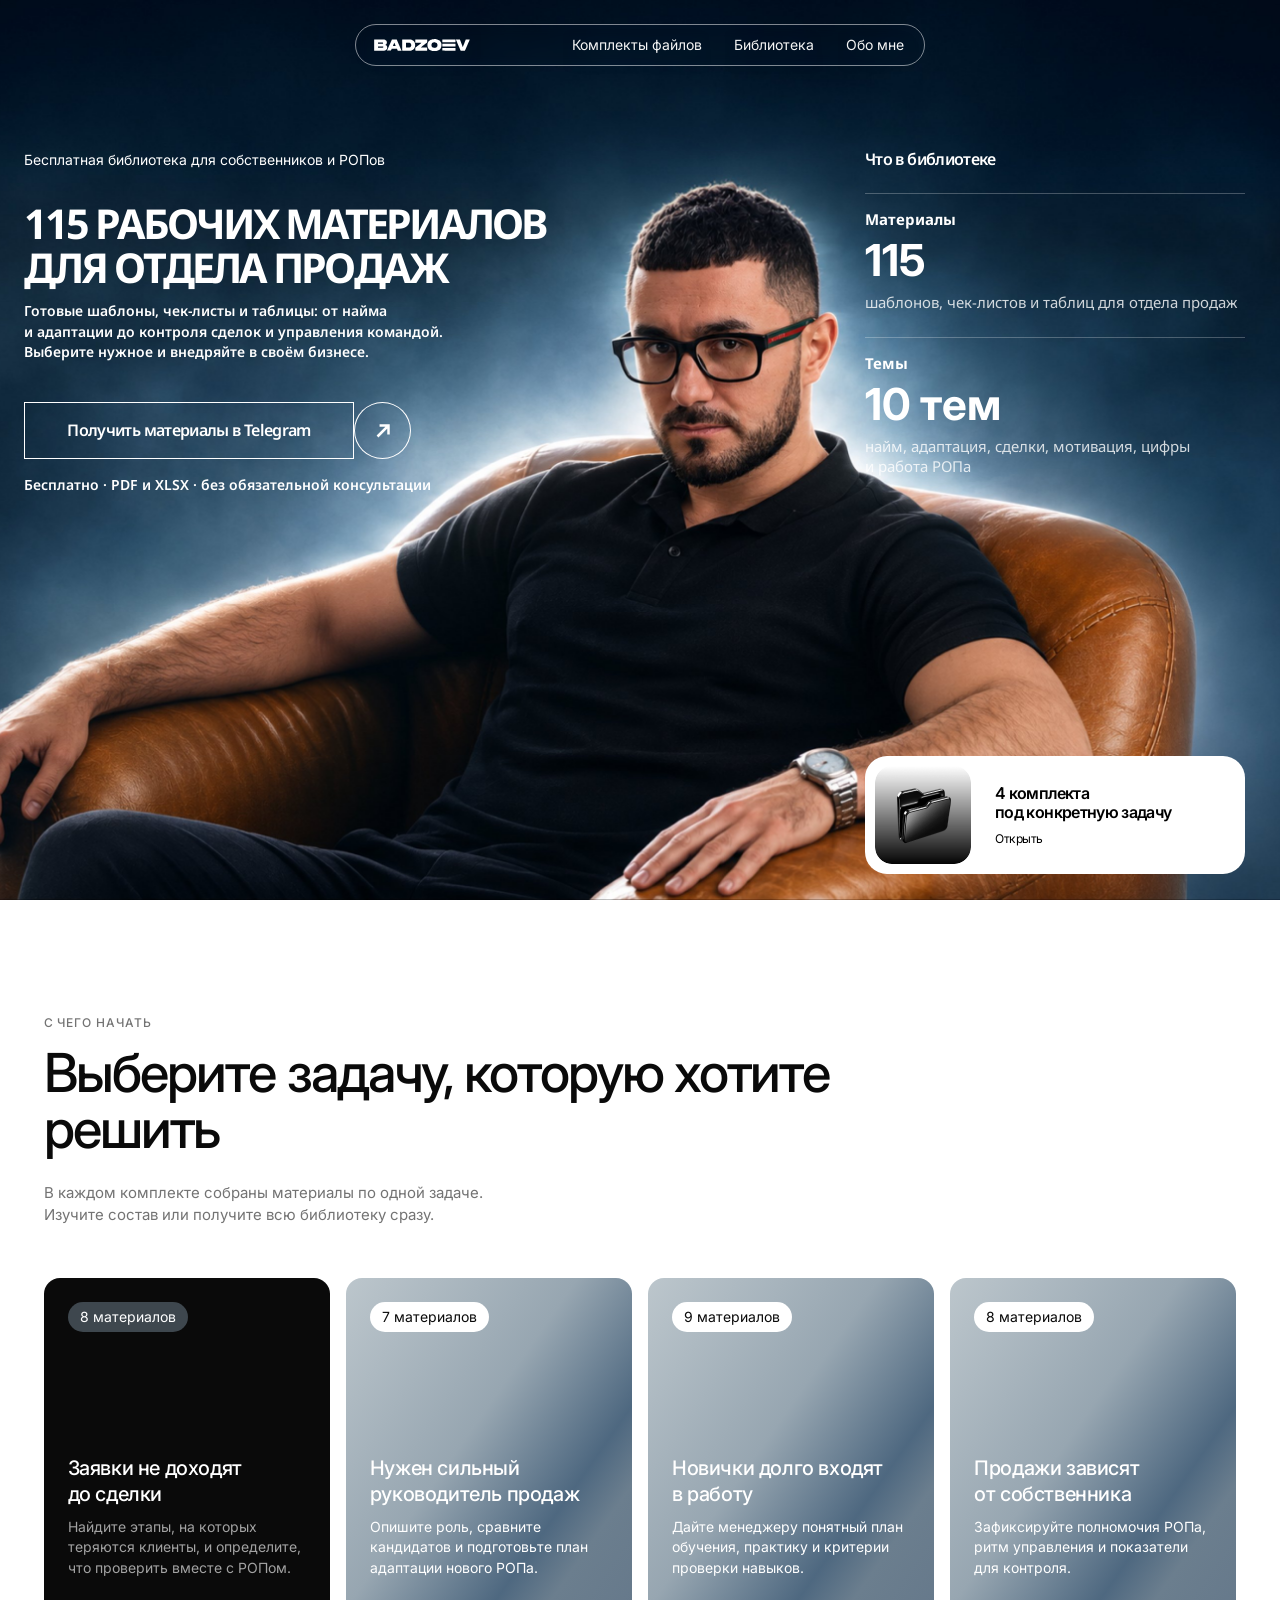
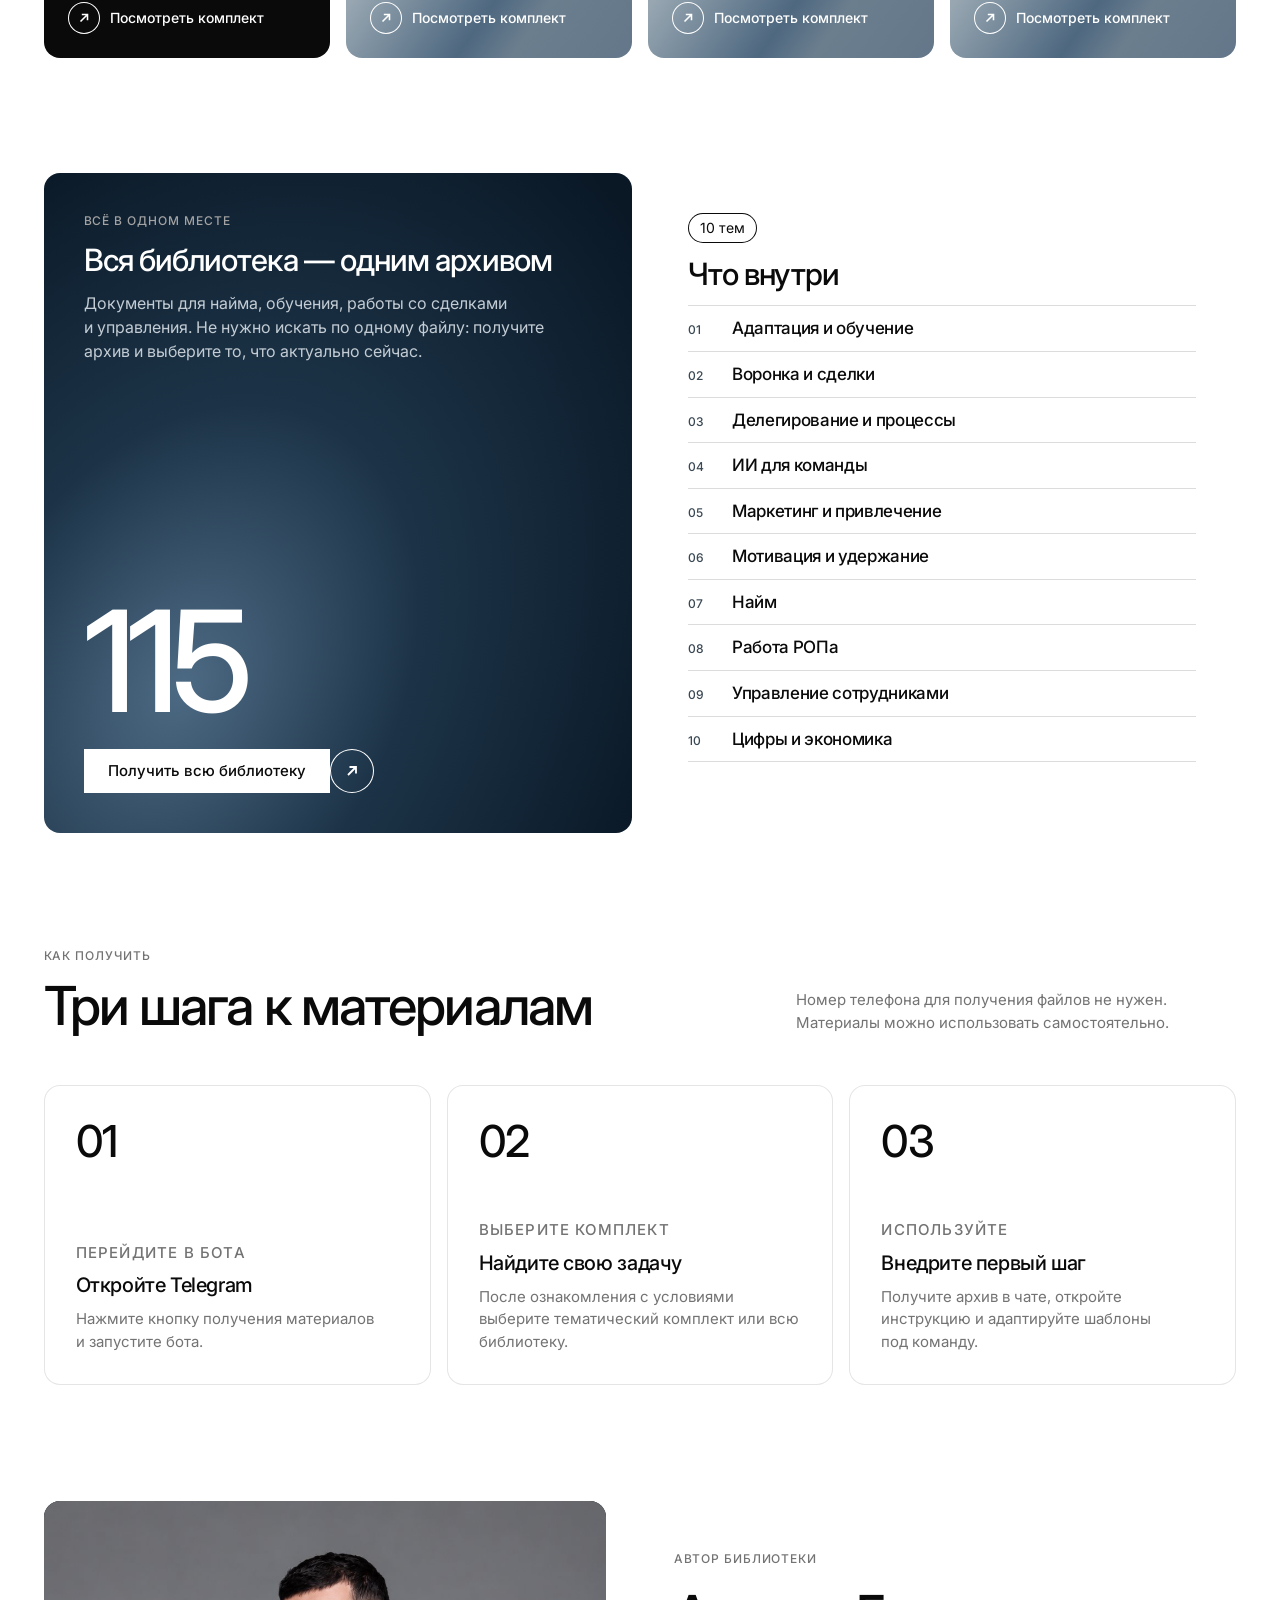
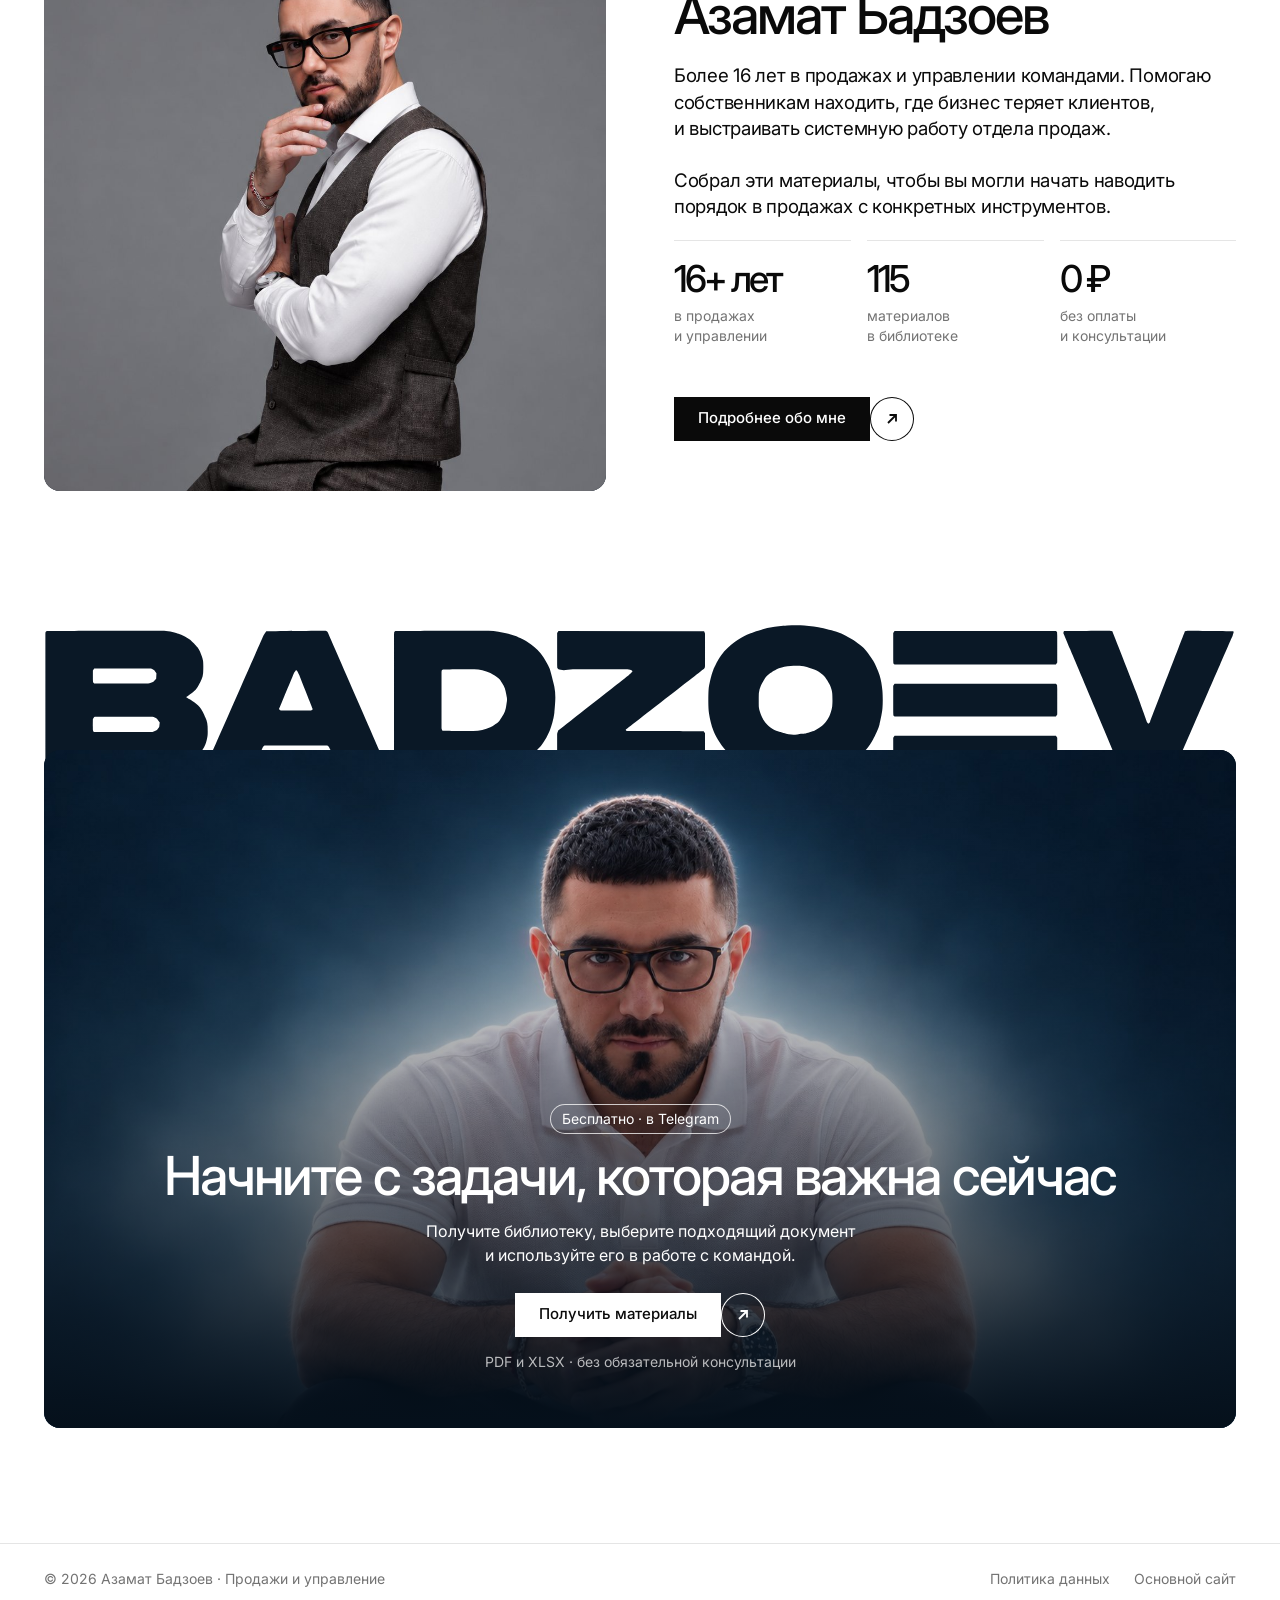
<file: materials/index.html>
<!doctype html>
<html lang="ru"><head><meta charset="utf-8"><meta name="robots" content="noindex">
<title>Страница переехала — badzoev.ru/benefits</title>
<link rel="canonical" href="https://badzoev.ru/benefits/index.html">
<meta http-equiv="refresh" content="0; url=../benefits/index.html">
<script>location.replace('../benefits/index.html'+location.search+location.hash);</script>
</head><body><p>Страница переехала: <a href="../benefits/index.html">badzoev.ru/benefits</a></p></body></html>
</file>
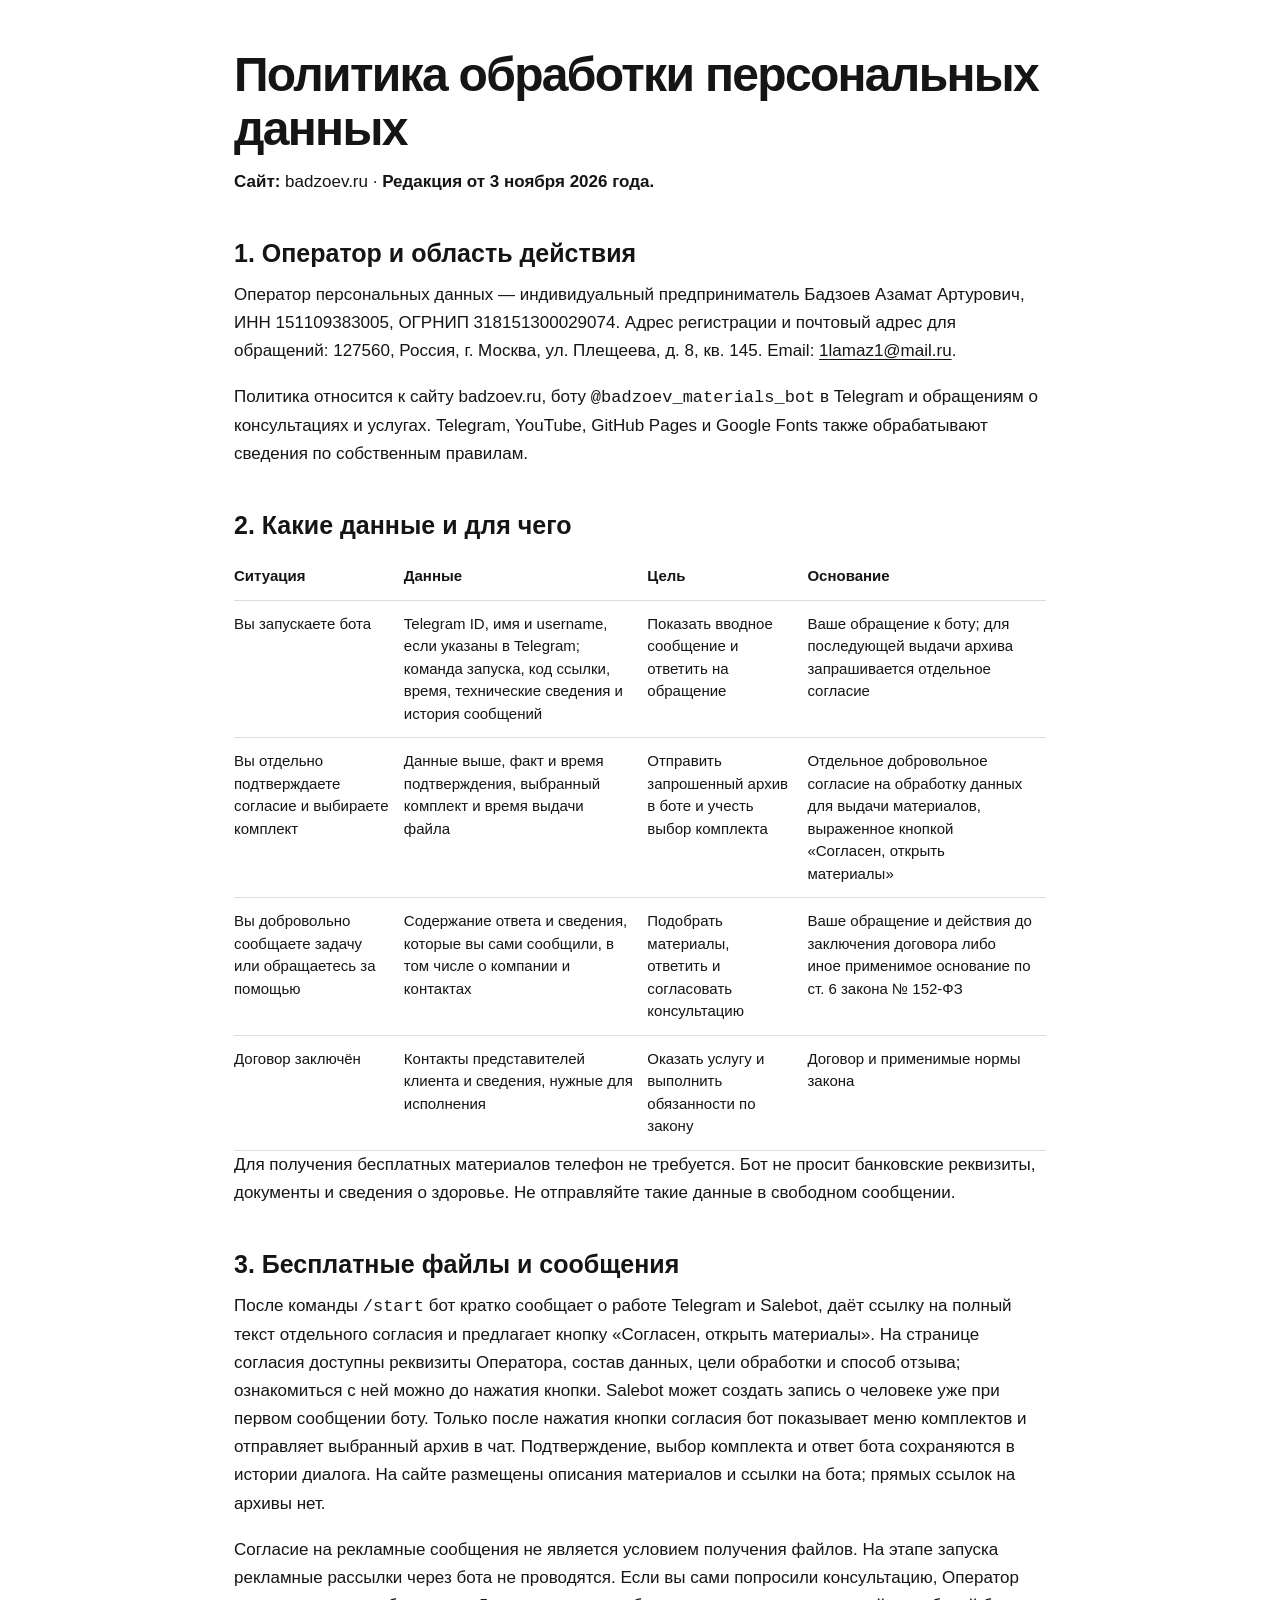
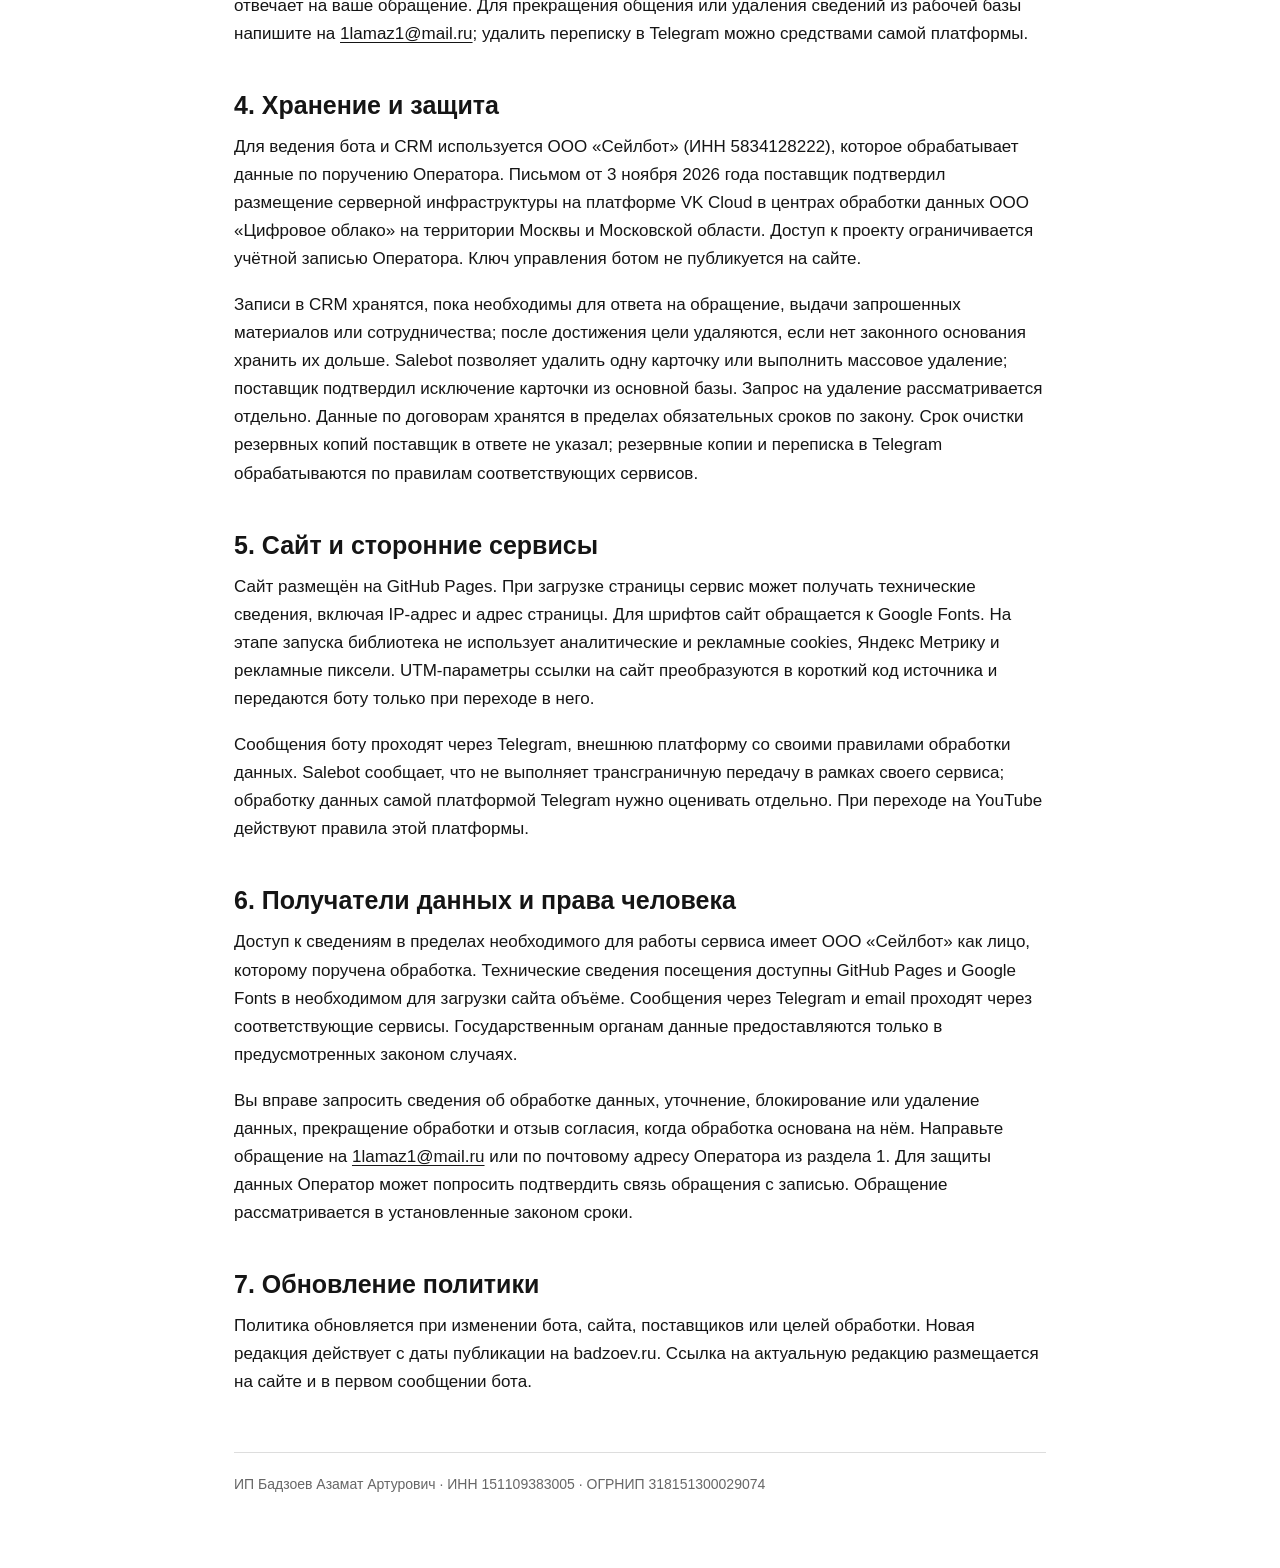
<file: privacy-policy.html>
<!doctype html><html lang="ru"><head><meta charset="utf-8"><meta name="viewport" content="width=device-width, initial-scale=1"><meta name="robots" content="index,follow"><title>Политика обработки персональных данных — Азамат Бадзоев</title><style>
    :root{color-scheme:light}*{box-sizing:border-box}body{margin:0;background:#fff;color:#151515;font:17px/1.65 -apple-system,BlinkMacSystemFont,"Segoe UI",Arial,sans-serif}main{max-width:860px;margin:auto;padding:48px 24px 72px}h1{font-size:clamp(32px,5vw,48px);line-height:1.12;letter-spacing:-.035em;margin:0 0 12px}h2{font-size:25px;line-height:1.25;margin:42px 0 12px}p{margin:0 0 18px}.date{color:#666;margin-bottom:36px}a{color:inherit;text-decoration-thickness:1px;text-underline-offset:3px}.table-wrap{overflow-x:auto}table{border-collapse:collapse;width:100%;min-width:640px;font-size:15px;line-height:1.5}th,td{text-align:left;vertical-align:top;border-bottom:1px solid #ddd;padding:12px 14px 12px 0}th{font-weight:650}footer{border-top:1px solid #ddd;margin-top:56px;padding-top:20px;color:#666;font-size:14px}@media(max-width:600px){main{padding:30px 18px 56px}h2{font-size:22px}}
  </style></head><body><main><h1>Политика обработки персональных данных</h1><p><strong>Сайт:</strong> badzoev.ru · <strong>Редакция от 3 ноября 2026 года.</strong></p><h2>1. Оператор и область действия</h2><p>Оператор персональных данных — индивидуальный предприниматель Бадзоев Азамат Артурович, ИНН 151109383005, ОГРНИП 318151300029074. Адрес регистрации и почтовый адрес для обращений: 127560, Россия, г. Москва, ул. Плещеева, д. 8, кв. 145. Email: <a href="mailto:1lamaz1@mail.ru">1lamaz1@mail.ru</a>.</p><p>Политика относится к сайту badzoev.ru, боту <code>@badzoev_materials_bot</code> в Telegram и обращениям о консультациях и услугах. Telegram, YouTube, GitHub Pages и Google Fonts также обрабатывают сведения по собственным правилам.</p><h2>2. Какие данные и для чего</h2><div class="table-wrap"><table><thead><tr><th>Ситуация</th><th>Данные</th><th>Цель</th><th>Основание</th></tr></thead><tbody><tr><td>Вы запускаете бота</td><td>Telegram ID, имя и username, если указаны в Telegram; команда запуска, код ссылки, время, технические сведения и история сообщений</td><td>Показать вводное сообщение и ответить на обращение</td><td>Ваше обращение к боту; для последующей выдачи архива запрашивается отдельное согласие</td></tr><tr><td>Вы отдельно подтверждаете согласие и выбираете комплект</td><td>Данные выше, факт и время подтверждения, выбранный комплект и время выдачи файла</td><td>Отправить запрошенный архив в боте и учесть выбор комплекта</td><td>Отдельное добровольное согласие на обработку данных для выдачи материалов, выраженное кнопкой «Согласен, открыть материалы»</td></tr><tr><td>Вы добровольно сообщаете задачу или обращаетесь за помощью</td><td>Содержание ответа и сведения, которые вы сами сообщили, в том числе о компании и контактах</td><td>Подобрать материалы, ответить и согласовать консультацию</td><td>Ваше обращение и действия до заключения договора либо иное применимое основание по ст. 6 закона № 152-ФЗ</td></tr><tr><td>Договор заключён</td><td>Контакты представителей клиента и сведения, нужные для исполнения</td><td>Оказать услугу и выполнить обязанности по закону</td><td>Договор и применимые нормы закона</td></tr></tbody></table></div><p>Для получения бесплатных материалов телефон не требуется. Бот не просит банковские реквизиты, документы и сведения о здоровье. Не отправляйте такие данные в свободном сообщении.</p><h2>3. Бесплатные файлы и сообщения</h2><p>После команды <code>/start</code> бот кратко сообщает о работе Telegram и Salebot, даёт ссылку на полный текст отдельного согласия и предлагает кнопку «Согласен, открыть материалы». На странице согласия доступны реквизиты Оператора, состав данных, цели обработки и способ отзыва; ознакомиться с ней можно до нажатия кнопки. Salebot может создать запись о человеке уже при первом сообщении боту. Только после нажатия кнопки согласия бот показывает меню комплектов и отправляет выбранный архив в чат. Подтверждение, выбор комплекта и ответ бота сохраняются в истории диалога. На сайте размещены описания материалов и ссылки на бота; прямых ссылок на архивы нет.</p><p>Согласие на рекламные сообщения не является условием получения файлов. На этапе запуска рекламные рассылки через бота не проводятся. Если вы сами попросили консультацию, Оператор отвечает на ваше обращение. Для прекращения общения или удаления сведений из рабочей базы напишите на <a href="mailto:1lamaz1@mail.ru">1lamaz1@mail.ru</a>; удалить переписку в Telegram можно средствами самой платформы.</p><h2>4. Хранение и защита</h2><p>Для ведения бота и CRM используется ООО «Сейлбот» (ИНН 5834128222), которое обрабатывает данные по поручению Оператора. Письмом от 3 ноября 2026 года поставщик подтвердил размещение серверной инфраструктуры на платформе VK Cloud в центрах обработки данных ООО «Цифровое облако» на территории Москвы и Московской области. Доступ к проекту ограничивается учётной записью Оператора. Ключ управления ботом не публикуется на сайте.</p><p>Записи в CRM хранятся, пока необходимы для ответа на обращение, выдачи запрошенных материалов или сотрудничества; после достижения цели удаляются, если нет законного основания хранить их дольше. Salebot позволяет удалить одну карточку или выполнить массовое удаление; поставщик подтвердил исключение карточки из основной базы. Запрос на удаление рассматривается отдельно. Данные по договорам хранятся в пределах обязательных сроков по закону. Срок очистки резервных копий поставщик в ответе не указал; резервные копии и переписка в Telegram обрабатываются по правилам соответствующих сервисов.</p><h2>5. Сайт и сторонние сервисы</h2><p>Сайт размещён на GitHub Pages. При загрузке страницы сервис может получать технические сведения, включая IP-адрес и адрес страницы. Для шрифтов сайт обращается к Google Fonts. На этапе запуска библиотека не использует аналитические и рекламные cookies, Яндекс Метрику и рекламные пиксели. UTM-параметры ссылки на сайт преобразуются в короткий код источника и передаются боту только при переходе в него.</p><p>Сообщения боту проходят через Telegram, внешнюю платформу со своими правилами обработки данных. Salebot сообщает, что не выполняет трансграничную передачу в рамках своего сервиса; обработку данных самой платформой Telegram нужно оценивать отдельно. При переходе на YouTube действуют правила этой платформы.</p><h2>6. Получатели данных и права человека</h2><p>Доступ к сведениям в пределах необходимого для работы сервиса имеет ООО «Сейлбот» как лицо, которому поручена обработка. Технические сведения посещения доступны GitHub Pages и Google Fonts в необходимом для загрузки сайта объёме. Сообщения через Telegram и email проходят через соответствующие сервисы. Государственным органам данные предоставляются только в предусмотренных законом случаях.</p><p>Вы вправе запросить сведения об обработке данных, уточнение, блокирование или удаление данных, прекращение обработки и отзыв согласия, когда обработка основана на нём. Направьте обращение на <a href="mailto:1lamaz1@mail.ru">1lamaz1@mail.ru</a> или по почтовому адресу Оператора из раздела 1. Для защиты данных Оператор может попросить подтвердить связь обращения с записью. Обращение рассматривается в установленные законом сроки.</p><h2>7. Обновление политики</h2><p>Политика обновляется при изменении бота, сайта, поставщиков или целей обработки. Новая редакция действует с даты публикации на badzoev.ru. Ссылка на актуальную редакцию размещается на сайте и в первом сообщении бота.</p><footer>ИП Бадзоев Азамат Артурович · ИНН 151109383005 · ОГРНИП 318151300029074</footer></main></body></html>
</file>
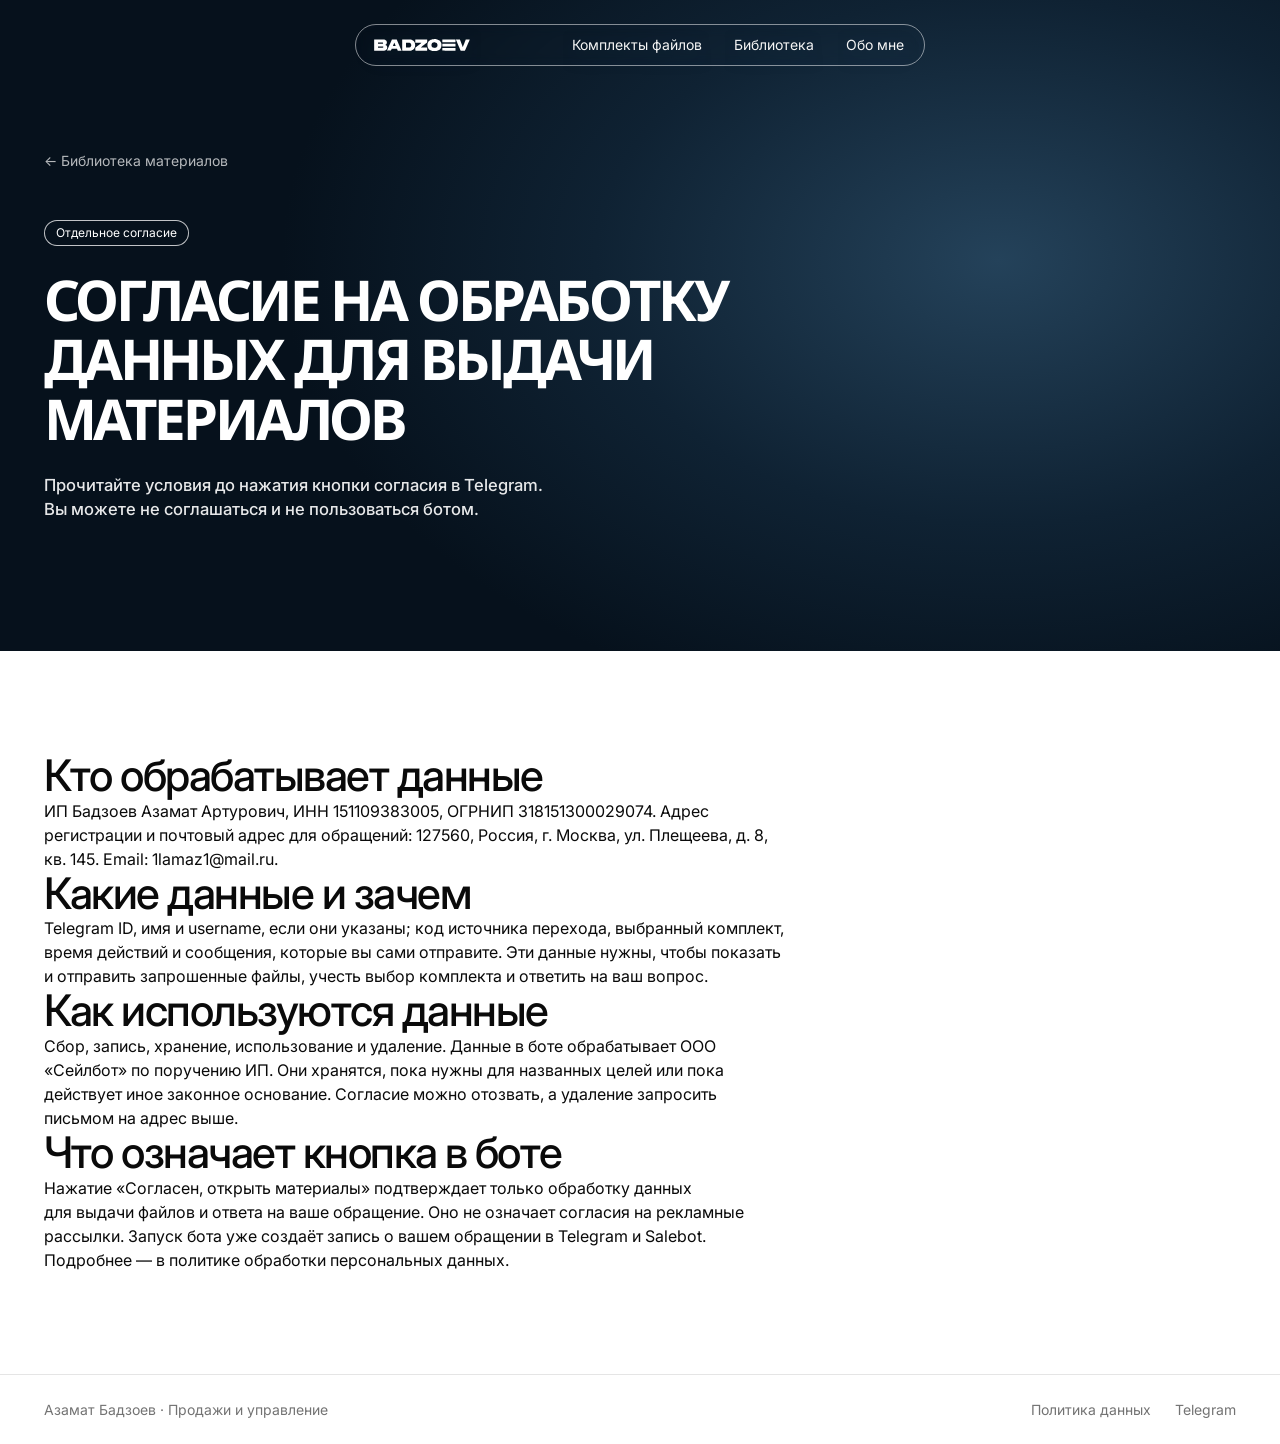
<file: benefits/consent.html>
<!doctype html>
<html lang="ru"><head><meta charset="utf-8"><meta name="viewport" content="width=device-width,initial-scale=1">
<title>Согласие на обработку данных — Азамат Бадзоев</title><meta name="description" content="Бесплатные практические материалы для собственников бизнеса по продажам, найму и управлению отделом.">
<link rel="stylesheet" href="../benefits/materials.css"><link rel="stylesheet" href="../benefits/materials-extras.css"><script defer src="../benefits/materials.js"></script></head>
<body><a class="skip" href="#content">К содержанию</a>
<header class="top"><nav class="pill" aria-label="Навигация"><a class="pill__logo" href="../index.html" aria-label="Азамат Бадзоев — главная"><svg xmlns="http://www.w3.org/2000/svg" viewBox="0 0 1331 170" class="brand-mark" data-brand="bold" aria-hidden="true" focusable="false"><path fill="currentColor" fill-rule="evenodd" d="M829.0,1.8C834.0,1.5 839.0,1.3 844.0,1.5C849.0,1.8 857.4,2.4 864.0,3.6C870.6,4.8 881.9,7.9 885.0,8.8C888.1,9.8 891.1,11.3 894.0,12.7C896.9,14.2 900.1,15.9 903.0,17.8C905.9,19.7 910.2,23.1 912.0,24.6C913.8,26.1 915.5,27.7 917.0,29.5C918.5,31.4 922.9,36.9 925.2,41.0C927.5,45.1 930.5,51.5 932.2,57.0C933.9,62.5 934.9,68.3 935.4,74.0C935.9,79.7 936.0,87.9 935.5,94.0C935.0,100.1 932.7,109.6 932.2,112.0C931.6,114.4 930.7,116.7 929.7,119.0C928.7,121.3 925.4,128.4 923.2,132.0C920.9,135.6 918.5,139.1 915.4,142.0C912.3,144.9 905.7,150.3 901.0,153.2C896.3,156.1 891.2,158.4 886.0,160.2C880.8,162.0 871.9,164.2 866.0,165.4C860.1,166.5 854.0,167.2 848.0,167.5C842.0,167.8 833.7,167.8 828.0,167.5C822.3,167.2 816.6,166.5 811.0,165.4C805.4,164.3 796.2,162.0 791.0,160.2C785.8,158.4 780.7,156.1 776.0,153.2C771.3,150.3 764.6,145.1 761.0,141.5C757.4,137.8 754.3,133.1 751.8,129.0C749.4,124.9 747.3,120.5 745.8,116.0C744.4,111.5 742.3,103.5 741.6,97.0C741.0,90.5 741.1,78.4 741.5,73.0C742.0,67.6 744.3,59.0 744.8,57.0C745.3,55.0 746.0,52.9 746.8,51.0C747.7,49.1 750.3,43.3 752.3,40.0C754.2,36.7 756.9,33.1 759.0,30.5C761.1,28.0 764.4,25.0 766.0,23.6C767.6,22.2 769.3,21.0 771.0,19.8C772.7,18.6 774.9,17.0 777.0,15.8C779.1,14.6 783.5,12.2 787.0,10.8C790.5,9.4 798.7,6.8 802.0,5.8C805.3,4.9 808.6,4.1 812.0,3.6C815.4,3.1 824.0,2.2 829.0,1.8ZM3.0,7.7C3.6,7.7 128.6,7.4 134.0,7.5C139.4,7.6 147.9,10.3 150.0,10.8C152.1,11.4 154.1,12.3 156.0,13.3C157.9,14.3 160.9,15.8 163.0,17.6C165.1,19.3 169.9,24.5 171.2,26.0C172.4,27.5 173.4,29.2 174.1,31.0C174.8,32.8 176.9,37.5 177.4,41.0C177.9,44.5 177.7,52.6 177.5,55.0C177.3,57.4 176.7,59.8 175.7,62.0C174.7,64.2 172.2,69.8 169.4,73.0C166.7,76.2 159.5,80.8 159.2,81.0L158.9,82.0C159.2,82.2 165.3,85.4 168.0,87.6C170.7,89.7 173.5,92.1 175.4,95.0C177.4,97.9 180.3,104.8 181.2,107.0C182.0,109.2 182.3,111.6 182.5,114.0C182.6,116.4 182.8,121.9 182.4,125.0C182.0,128.1 181.1,131.5 180.2,134.0C179.2,136.5 178.1,138.9 176.5,141.0C174.9,143.1 169.5,149.0 168.0,150.5C166.5,151.9 164.8,153.1 163.0,154.2C161.2,155.2 157.8,157.2 155.0,158.2C152.2,159.1 146.3,160.8 142.0,161.4C137.7,162.0 130.7,162.0 129.0,162.0C127.3,162.1 125.7,161.5 124.0,161.5C122.3,161.5 44.0,161.5 42.0,161.5C40.0,161.5 37.7,162.5 36.0,162.5C34.3,162.5 32.7,161.6 31.0,161.5C29.3,161.5 11.4,161.5 10.0,161.5C8.6,161.6 7.0,162.4 6.0,162.4C5.0,162.4 3.7,161.8 3.0,161.6L1.7,160.0C1.7,159.3 1.5,157.3 1.5,156.0C1.5,154.7 1.5,11.7 1.5,11.0C1.5,10.3 1.7,9.6 1.7,9.0L3.0,7.7ZM248.0,8.0C249.8,8.0 312.3,7.5 313.0,7.5C313.7,7.5 314.4,7.6 315.0,7.7C315.5,8.1 316.1,8.4 316.4,9.0C316.7,9.6 382.3,159.7 382.5,160.0L382.3,161.0C382.0,161.1 381.5,161.6 381.0,161.6C380.5,161.6 345.0,161.5 343.0,161.5C341.0,161.5 339.0,162.4 337.0,162.5C335.0,162.6 332.2,162.2 331.0,162.1L327.9,160.0C327.4,158.9 319.7,141.0 319.3,140.0C318.8,139.0 318.1,137.6 317.7,137.0C317.2,136.4 316.6,136.1 316.0,135.7L246.0,135.7C245.3,136.3 244.4,136.8 244.0,137.7C243.6,138.5 235.1,158.2 234.7,159.0C234.3,159.8 233.6,160.4 233.0,161.0C232.1,161.0 183.7,161.5 183.0,161.5C182.3,161.5 181.5,161.3 181.0,161.2L180.2,160.0C180.4,159.6 244.2,14.3 245.0,12.6C245.8,10.9 247.0,9.5 248.0,8.0ZM392.0,7.7C392.6,7.7 492.3,7.5 496.0,7.5C499.7,7.5 503.4,8.1 507.0,8.6C510.6,9.2 514.9,10.0 518.0,10.8C521.1,11.6 524.1,12.6 527.0,13.8C529.9,15.1 536.2,18.2 539.0,19.8C541.8,21.5 544.5,23.4 547.0,25.6C549.5,27.7 552.0,30.3 554.2,33.0C556.3,35.7 558.7,39.4 560.2,42.0C561.7,44.6 563.2,47.2 564.2,50.0C565.1,52.8 568.6,66.1 569.4,70.0C570.2,73.9 570.5,78.0 570.5,82.0C570.5,86.0 569.8,95.3 569.4,99.0C569.0,102.7 568.0,106.9 567.2,110.0C566.4,113.1 565.4,116.1 564.2,119.0C562.9,121.9 560.4,126.9 559.2,129.0C558.0,131.1 556.7,133.1 555.2,135.0C553.7,136.9 550.9,139.8 548.5,142.0C546.1,144.2 542.8,147.2 540.0,149.2C537.2,151.1 534.1,152.8 531.0,154.2C527.9,155.6 523.8,157.2 520.0,158.2C516.2,159.2 509.4,161.2 504.0,161.4C498.6,161.5 402.7,161.5 401.0,161.5C399.3,161.5 397.6,162.4 396.0,162.3C394.4,162.2 392.5,161.3 391.5,161.0C391.1,160.0 390.5,159.1 390.5,158.0C390.5,156.9 390.5,13.0 390.5,12.0C390.5,11.0 390.7,9.6 390.7,9.0L392.0,7.7ZM574.0,7.7L736.5,8.0C736.8,9.0 737.5,9.9 737.5,11.0C737.5,12.1 737.5,44.0 737.5,45.0C737.5,46.0 737.5,47.3 737.4,48.0C737.2,48.7 737.0,49.5 736.4,50.0C735.8,50.5 649.4,117.8 649.1,118.0L649.4,119.0C649.8,119.1 651.1,119.5 652.0,119.5C652.9,119.5 735.1,119.7 736.0,119.7L737.5,122.0C737.5,122.9 737.5,158.3 737.5,159.0C737.5,159.7 737.1,160.3 736.9,161.0C736.2,161.1 735.0,161.5 734.0,161.6C733.0,161.6 724.0,161.4 722.0,161.5C720.0,161.6 718.0,162.4 716.0,162.5C714.0,162.6 710.7,162.0 708.0,162.0C705.3,162.0 698.7,162.5 697.0,162.5C695.3,162.4 693.7,161.6 692.0,161.5C690.3,161.4 685.7,161.3 683.0,161.5C680.3,161.7 677.7,162.4 675.0,162.5C672.3,162.5 641.0,162.6 638.0,162.5C635.0,162.4 632.0,161.5 629.0,161.5C626.0,161.5 619.4,162.5 617.0,162.5C614.6,162.5 612.4,161.6 610.0,161.5C607.6,161.4 594.0,161.4 591.0,161.5C588.0,161.6 584.9,162.6 582.0,162.5C579.1,162.4 574.5,161.2 573.5,161.0C573.2,160.0 572.5,159.1 572.5,158.0C572.5,156.9 572.5,124.4 572.5,123.0C572.5,121.6 573.2,120.3 573.6,119.0C574.7,118.1 650.3,58.7 652.0,57.4C653.7,56.1 656.2,53.3 656.6,53.0L656.0,51.8C655.6,51.7 652.7,50.6 651.0,50.5C649.3,50.5 593.3,50.5 590.0,50.5C586.7,50.5 582.0,51.5 580.0,51.5C578.0,51.5 574.6,50.5 574.0,50.4L572.7,49.0C572.7,48.4 572.5,46.3 572.5,45.0C572.5,43.7 572.5,10.9 572.5,10.0L574.0,7.7ZM949.0,7.7L1129.0,7.7L1130.3,9.0C1130.3,9.6 1130.5,11.7 1130.5,13.0C1130.5,14.3 1130.5,42.1 1130.5,43.0L1129.0,45.3L949.0,45.3L947.7,44.0C947.7,43.4 947.5,41.3 947.5,40.0C947.5,38.7 947.5,10.9 947.5,10.0L949.0,7.7ZM1138.0,7.8C1138.8,7.8 1188.0,7.5 1189.0,7.5C1190.0,7.5 1191.0,8.0 1192.0,8.2C1192.4,9.2 1213.7,63.4 1218.2,75.0C1222.6,86.6 1230.7,109.5 1230.9,110.0C1231.1,110.5 1231.6,110.8 1232.0,111.2C1232.4,110.8 1233.8,110.0 1234.2,109.0C1234.5,108.0 1272.6,9.2 1273.0,8.2C1274.0,8.0 1275.0,7.5 1276.0,7.5C1277.0,7.5 1326.5,8.0 1326.9,8.0L1327.4,9.0C1327.3,9.4 1326.7,11.7 1326.2,13.0C1325.6,14.3 1316.9,34.3 1312.3,45.0C1307.7,55.7 1262.4,160.2 1262.0,161.2L1259.0,162.5C1257.9,162.4 1253.0,161.6 1250.0,161.5C1247.0,161.4 1218.0,161.5 1216.0,161.5C1214.0,161.6 1212.0,162.3 1210.0,162.5C1208.0,162.6 1204.1,162.4 1203.0,162.4C1202.2,161.6 1201.0,161.1 1200.5,160.0C1200.1,158.9 1147.4,34.0 1144.8,28.0C1142.3,22.0 1137.6,10.7 1137.3,10.0L1138.0,7.8ZM833.0,46.8C830.7,47.0 828.3,47.3 826.0,47.8C823.7,48.4 820.5,49.1 818.0,50.3C815.5,51.5 810.2,55.0 808.7,56.0C807.3,57.0 806.0,58.3 805.0,59.7C804.0,61.2 800.9,66.5 799.8,69.0C798.7,71.5 797.9,74.2 797.6,77.0C797.4,79.8 797.4,90.2 797.6,93.0C797.9,95.8 799.0,98.9 799.8,101.0C800.6,103.1 801.6,105.1 802.8,107.0C804.0,108.9 805.4,110.9 807.0,112.5C808.6,114.1 811.8,116.4 813.0,117.2C814.2,118.0 815.6,118.7 817.0,119.2C818.4,119.7 824.7,121.7 828.0,122.4C831.3,123.1 836.3,123.5 838.0,123.5C839.7,123.5 841.3,122.8 843.0,122.6C844.7,122.4 847.0,122.6 849.0,122.2C851.0,121.7 857.5,119.8 860.0,118.7C862.5,117.6 865.0,116.0 867.0,114.4C869.0,112.9 871.0,110.8 872.4,109.0C873.9,107.2 875.3,105.2 876.2,103.0C877.1,100.8 878.9,95.8 879.4,92.0C879.9,88.2 879.7,79.8 879.4,77.0C879.1,74.2 878.2,71.5 877.2,69.0C876.1,66.5 874.4,63.8 873.2,62.0C872.0,60.2 870.8,58.4 869.2,57.0C867.6,55.6 864.7,53.1 862.0,51.8C859.3,50.5 852.9,48.3 850.0,47.6C847.1,46.9 843.7,46.6 841.0,46.5C838.3,46.4 835.3,46.6 833.0,46.8ZM56.0,49.7L54.5,52.0C54.5,52.9 54.5,59.7 54.5,61.0C54.5,62.3 54.7,64.4 54.7,65.0L56.0,66.3C56.6,66.3 113.9,66.5 116.0,66.5C118.1,66.4 120.6,64.9 122.0,64.4L125.1,61.0L125.4,55.0L123.0,51.6C121.8,51.0 120.5,49.6 119.0,49.6C117.5,49.6 56.9,49.7 56.0,49.7ZM445.0,50.7L443.7,52.0C443.7,52.6 443.5,53.3 443.5,54.0C443.5,54.7 443.5,114.9 443.5,116.0C443.5,117.1 444.2,118.0 444.5,119.0C445.5,119.0 475.6,119.5 479.0,119.5C482.4,119.5 485.9,119.1 489.0,118.4C492.1,117.7 495.2,116.6 498.0,115.3C500.8,113.9 505.2,110.8 506.0,110.2C506.8,109.6 507.6,108.8 508.2,108.0C508.8,107.2 512.2,101.9 513.2,100.0C514.1,98.1 514.7,96.1 515.2,94.0C515.7,91.9 516.3,87.3 516.5,86.0C516.6,84.7 516.6,83.3 516.4,82.0C516.2,80.7 514.9,74.1 514.2,72.0C513.5,69.9 512.4,67.9 511.2,66.0C510.0,64.1 508.8,62.0 507.0,60.5C505.2,59.0 500.8,56.2 498.0,54.7C495.2,53.3 491.9,52.3 489.0,51.6C486.1,50.9 483.0,50.6 480.0,50.5C477.0,50.5 445.6,50.7 445.0,50.7ZM281.0,51.7C280.8,52.0 279.4,53.8 278.8,55.0C278.3,56.2 262.5,94.3 262.2,95.0L264.0,96.4C264.8,96.4 275.3,96.5 281.0,96.5C286.7,96.5 297.2,96.4 298.0,96.4L299.9,95.0C299.6,94.3 286.0,60.1 285.2,58.0C284.3,55.9 282.3,52.4 282.2,52.0L281.0,51.7ZM949.0,66.7L1129.0,66.7L1130.3,68.0C1130.3,68.6 1130.5,70.7 1130.5,72.0C1130.5,73.3 1130.5,100.1 1130.5,101.0L1129.0,103.3L949.0,103.3L947.7,102.0C947.7,101.4 947.5,99.3 947.5,98.0C947.5,96.7 947.5,69.9 947.5,69.0L949.0,66.7ZM56.0,103.7L54.5,106.0C54.5,106.9 54.4,117.3 54.5,118.0C54.5,118.7 54.9,119.6 55.0,120.0C55.3,120.1 55.6,120.4 56.0,120.4C56.4,120.4 119.2,120.5 121.0,120.5C122.8,120.4 124.7,119.0 126.0,118.4L128.5,115.0L129.1,110.0L126.0,105.6C124.3,104.9 122.8,103.7 121.0,103.6C119.2,103.6 56.9,103.7 56.0,103.7ZM949.0,124.7L1129.0,124.7L1130.5,127.0L1130.5,159.0L1129.0,161.6C1128.0,161.6 1126.3,161.5 1125.0,161.5C1123.7,161.5 1103.7,161.5 1102.0,161.5C1100.3,161.6 1098.7,162.5 1097.0,162.5C1095.3,162.5 1093.0,161.6 1091.0,161.5C1089.0,161.5 1071.7,161.4 1069.0,161.5C1066.3,161.6 1063.4,162.5 1061.0,162.5C1058.6,162.5 1056.4,161.6 1054.0,161.5C1051.6,161.4 1036.0,161.4 1033.0,161.5C1030.0,161.6 1027.0,162.4 1024.0,162.5C1021.0,162.6 1012.7,162.6 1010.0,162.5C1007.3,162.4 1004.0,161.5 1002.0,161.5C1000.0,161.5 998.0,162.3 996.0,162.5C994.0,162.6 991.3,162.7 989.0,162.5C986.7,162.3 984.4,161.6 982.0,161.5C979.6,161.4 949.6,161.3 949.0,161.3L947.7,160.0C947.7,159.4 947.5,157.3 947.5,156.0C947.5,154.7 947.5,127.9 947.5,127.0L949.0,124.7Z"/></svg></a><div class="pill__nav"><a href="index.html#packs">Комплекты файлов</a><a href="index.html#library">Библиотека</a><a href="index.html#author">Обо мне</a></div><button class="pill__burger" type="button" data-menu-open aria-label="Открыть меню"><span></span><span></span></button></nav></header>
<div class="menu" id="menu" role="dialog" aria-modal="true" aria-label="Меню" hidden>
  <div class="menu__top"><button class="menu__close" type="button" id="menuClose" aria-label="Закрыть меню"><svg width="20" height="20" viewBox="0 0 20 20" aria-hidden="true"><path d="M4 4l12 12M16 4 4 16" stroke="currentColor" stroke-width="1.6" fill="none"/></svg></button></div>
  <div class="menu__body">
    <nav class="menu__main"><a href="index.html#packs">Комплекты</a><a href="index.html#library">Библиотека</a><a href="index.html#how">Как получить</a><a href="index.html#author">Обо мне</a></nav>
    <div class="menu__cols">
      <div><p class="menu__eyebrow">Комплекты</p><a href="sales-leaks.html">Заявки не доходят до сделки</a><a href="hire-rop.html">Нужен сильный РОП</a><a href="sales-onboarding.html">Новички долго входят в работу</a><a href="delegate-sales.html">Продажи зависят от собственника</a></div>
      <div><p class="menu__eyebrow">Связь</p><a href="https://t.me/badzoev_materials_bot?start=all_site_general" class="bot-link" data-code="all" target="_blank" rel="noopener">Бот с материалами</a><a href="https://t.me/azamat_badzoev" target="_blank" rel="noopener">Написать Азамату</a><a href="https://badzoev.ru/">Основной сайт</a></div>
    </div>
  </div>
  <div class="menu__soc">
    <a href="https://www.youtube.com/@azamatsales" target="_blank" rel="noopener" aria-label="YouTube"><img src="../icon-youtube.svg" alt=""></a>
    <a href="https://t.me/azamat_badzoev" target="_blank" rel="noopener" aria-label="Telegram"><img src="../icon-telegram.svg" alt=""></a>
    <a href="https://badzoev.ru/#contact" aria-label="WhatsApp"><img src="../icon-whatsapp.svg" alt=""></a>
  </div>
</div>
<script>(function(){var m=document.getElementById('menu'),c=document.getElementById('menuClose'),last;function o(){last=document.activeElement;m.hidden=false;requestAnimationFrame(function(){m.classList.add('is-open')});document.body.classList.add('is-locked');c.focus()}function x(){if(m.hidden)return;m.classList.remove('is-open');m.hidden=true;document.body.classList.remove('is-locked');if(last)last.focus()}document.querySelectorAll('[data-menu-open]').forEach(function(b){b.addEventListener('click',o)});c.addEventListener('click',x);m.querySelectorAll('a').forEach(function(a){a.addEventListener('click',x)});document.addEventListener('keydown',function(e){if(e.key==='Escape')x()})})();</script>

<main id="content"><section class="pack-hero"><div class="pack-hero-inner"><a class="back" href="index.html">← Библиотека материалов</a><p class="eyebrow">Отдельное согласие</p><h1>Согласие на обработку данных для выдачи материалов</h1><p class="hero-lead">Прочитайте условия до нажатия кнопки согласия в Telegram. Вы можете не соглашаться и не пользоваться ботом.</p></div></section>
<section class="section pack-body"><div class="pack-main"><h2>Кто обрабатывает данные</h2><p>ИП Бадзоев Азамат Артурович, ИНН 151109383005, ОГРНИП 318151300029074. Адрес регистрации и почтовый адрес для обращений: 127560, Россия, г. Москва, ул. Плещеева, д. 8, кв. 145. Email: <a href="mailto:1lamaz1@mail.ru">1lamaz1@mail.ru</a>.</p>
<h2>Какие данные и зачем</h2><p>Telegram ID, имя и username, если они указаны; код источника перехода, выбранный комплект, время действий и сообщения, которые вы сами отправите. Эти данные нужны, чтобы показать и отправить запрошенные файлы, учесть выбор комплекта и ответить на ваш вопрос.</p>
<h2>Как используются данные</h2><p>Сбор, запись, хранение, использование и удаление. Данные в боте обрабатывает ООО «Сейлбот» по поручению ИП. Они хранятся, пока нужны для названных целей или пока действует иное законное основание. Согласие можно отозвать, а удаление запросить письмом на адрес выше.</p>
<h2>Что означает кнопка в боте</h2><p>Нажатие «Согласен, открыть материалы» подтверждает только обработку данных для выдачи файлов и ответа на ваше обращение. Оно не означает согласия на рекламные рассылки. Запуск бота уже создаёт запись о вашем обращении в Telegram и Salebot. Подробнее — в <a href="../privacy-policy.html">политике обработки персональных данных</a>.</p></div></section></main>
<footer class="footer"><span>Азамат Бадзоев · Продажи и управление</span><div><a href="../privacy-policy.html">Политика данных</a><a href="https://t.me/azamat_badzoev" target="_blank" rel="noopener">Telegram</a></div></footer>
<script>(function(){if(location.hash)return;try{history.scrollRestoration="manual"}catch(e){}function top(){window.scrollTo(0,0);var h=document.body&&document.body.firstElementChild;var t=document.querySelector(".pack-hero,.hero");if(t&&t.scrollIntoView)t.scrollIntoView({block:"start"})}top();document.addEventListener("DOMContentLoaded",top);window.addEventListener("load",top);window.addEventListener("pageshow",function(e){if(e.persisted)top()})})();</script>
</body></html>
</file>
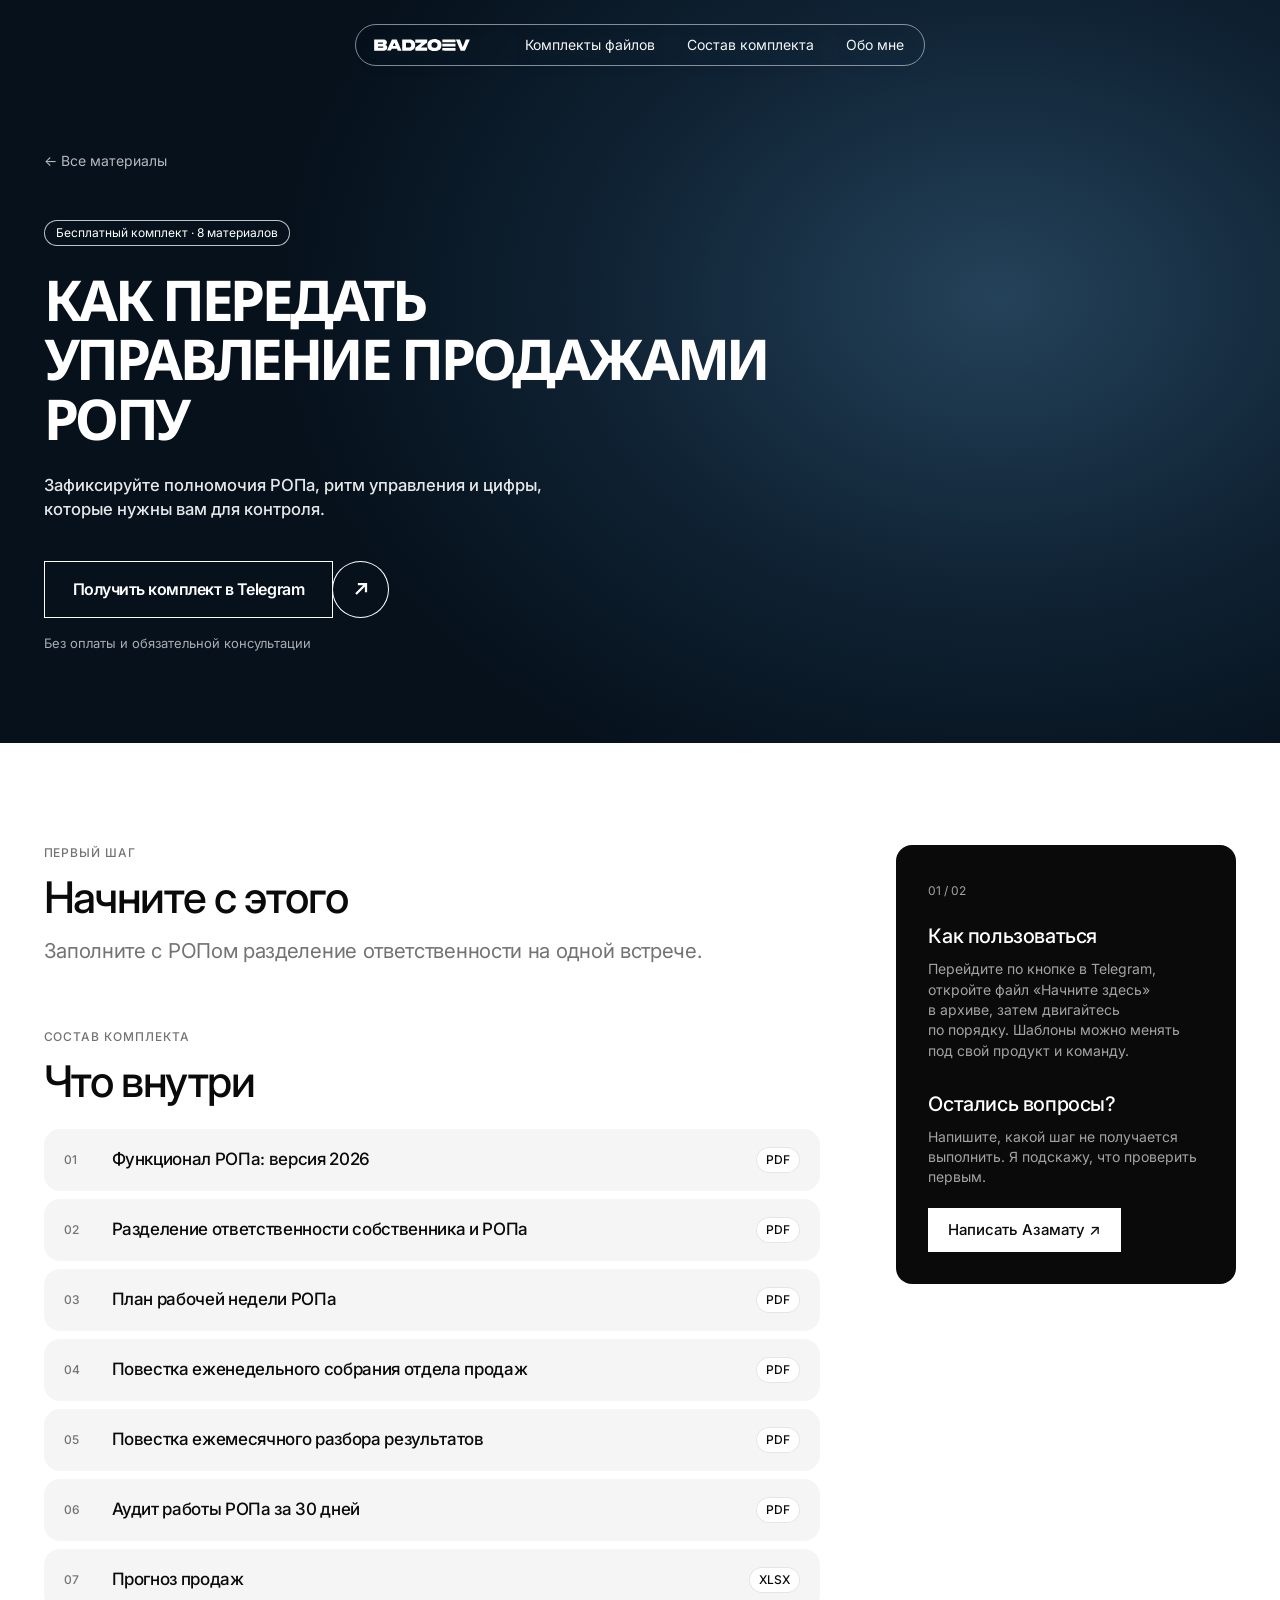
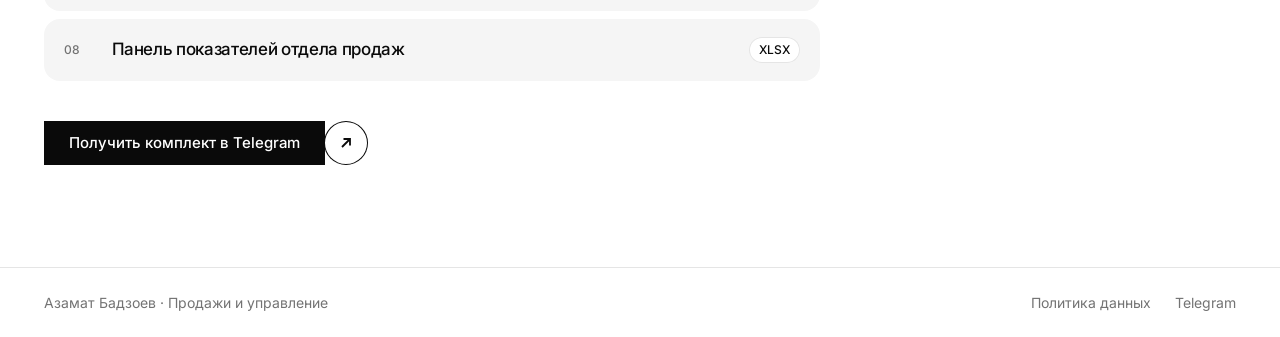
<file: benefits/delegate-sales.html>
<!doctype html>
<html lang="ru"><head><meta charset="utf-8"><meta name="viewport" content="width=device-width,initial-scale=1">
<title>Как передать управление продажами РОПу — Азамат Бадзоев</title><meta name="description" content="Бесплатные практические материалы для собственников бизнеса по продажам, найму и управлению отделом.">
<link rel="stylesheet" href="../benefits/materials.css"><link rel="stylesheet" href="../benefits/materials-extras.css"><script defer src="../benefits/materials.js"></script></head>
<body><a class="skip" href="#content">К содержанию</a>
<header class="top"><nav class="pill" aria-label="Навигация"><a class="pill__logo" href="../index.html" aria-label="Азамат Бадзоев — главная"><svg xmlns="http://www.w3.org/2000/svg" viewBox="0 0 1331 170" class="brand-mark" data-brand="bold" aria-hidden="true" focusable="false"><path fill="currentColor" fill-rule="evenodd" d="M829.0,1.8C834.0,1.5 839.0,1.3 844.0,1.5C849.0,1.8 857.4,2.4 864.0,3.6C870.6,4.8 881.9,7.9 885.0,8.8C888.1,9.8 891.1,11.3 894.0,12.7C896.9,14.2 900.1,15.9 903.0,17.8C905.9,19.7 910.2,23.1 912.0,24.6C913.8,26.1 915.5,27.7 917.0,29.5C918.5,31.4 922.9,36.9 925.2,41.0C927.5,45.1 930.5,51.5 932.2,57.0C933.9,62.5 934.9,68.3 935.4,74.0C935.9,79.7 936.0,87.9 935.5,94.0C935.0,100.1 932.7,109.6 932.2,112.0C931.6,114.4 930.7,116.7 929.7,119.0C928.7,121.3 925.4,128.4 923.2,132.0C920.9,135.6 918.5,139.1 915.4,142.0C912.3,144.9 905.7,150.3 901.0,153.2C896.3,156.1 891.2,158.4 886.0,160.2C880.8,162.0 871.9,164.2 866.0,165.4C860.1,166.5 854.0,167.2 848.0,167.5C842.0,167.8 833.7,167.8 828.0,167.5C822.3,167.2 816.6,166.5 811.0,165.4C805.4,164.3 796.2,162.0 791.0,160.2C785.8,158.4 780.7,156.1 776.0,153.2C771.3,150.3 764.6,145.1 761.0,141.5C757.4,137.8 754.3,133.1 751.8,129.0C749.4,124.9 747.3,120.5 745.8,116.0C744.4,111.5 742.3,103.5 741.6,97.0C741.0,90.5 741.1,78.4 741.5,73.0C742.0,67.6 744.3,59.0 744.8,57.0C745.3,55.0 746.0,52.9 746.8,51.0C747.7,49.1 750.3,43.3 752.3,40.0C754.2,36.7 756.9,33.1 759.0,30.5C761.1,28.0 764.4,25.0 766.0,23.6C767.6,22.2 769.3,21.0 771.0,19.8C772.7,18.6 774.9,17.0 777.0,15.8C779.1,14.6 783.5,12.2 787.0,10.8C790.5,9.4 798.7,6.8 802.0,5.8C805.3,4.9 808.6,4.1 812.0,3.6C815.4,3.1 824.0,2.2 829.0,1.8ZM3.0,7.7C3.6,7.7 128.6,7.4 134.0,7.5C139.4,7.6 147.9,10.3 150.0,10.8C152.1,11.4 154.1,12.3 156.0,13.3C157.9,14.3 160.9,15.8 163.0,17.6C165.1,19.3 169.9,24.5 171.2,26.0C172.4,27.5 173.4,29.2 174.1,31.0C174.8,32.8 176.9,37.5 177.4,41.0C177.9,44.5 177.7,52.6 177.5,55.0C177.3,57.4 176.7,59.8 175.7,62.0C174.7,64.2 172.2,69.8 169.4,73.0C166.7,76.2 159.5,80.8 159.2,81.0L158.9,82.0C159.2,82.2 165.3,85.4 168.0,87.6C170.7,89.7 173.5,92.1 175.4,95.0C177.4,97.9 180.3,104.8 181.2,107.0C182.0,109.2 182.3,111.6 182.5,114.0C182.6,116.4 182.8,121.9 182.4,125.0C182.0,128.1 181.1,131.5 180.2,134.0C179.2,136.5 178.1,138.9 176.5,141.0C174.9,143.1 169.5,149.0 168.0,150.5C166.5,151.9 164.8,153.1 163.0,154.2C161.2,155.2 157.8,157.2 155.0,158.2C152.2,159.1 146.3,160.8 142.0,161.4C137.7,162.0 130.7,162.0 129.0,162.0C127.3,162.1 125.7,161.5 124.0,161.5C122.3,161.5 44.0,161.5 42.0,161.5C40.0,161.5 37.7,162.5 36.0,162.5C34.3,162.5 32.7,161.6 31.0,161.5C29.3,161.5 11.4,161.5 10.0,161.5C8.6,161.6 7.0,162.4 6.0,162.4C5.0,162.4 3.7,161.8 3.0,161.6L1.7,160.0C1.7,159.3 1.5,157.3 1.5,156.0C1.5,154.7 1.5,11.7 1.5,11.0C1.5,10.3 1.7,9.6 1.7,9.0L3.0,7.7ZM248.0,8.0C249.8,8.0 312.3,7.5 313.0,7.5C313.7,7.5 314.4,7.6 315.0,7.7C315.5,8.1 316.1,8.4 316.4,9.0C316.7,9.6 382.3,159.7 382.5,160.0L382.3,161.0C382.0,161.1 381.5,161.6 381.0,161.6C380.5,161.6 345.0,161.5 343.0,161.5C341.0,161.5 339.0,162.4 337.0,162.5C335.0,162.6 332.2,162.2 331.0,162.1L327.9,160.0C327.4,158.9 319.7,141.0 319.3,140.0C318.8,139.0 318.1,137.6 317.7,137.0C317.2,136.4 316.6,136.1 316.0,135.7L246.0,135.7C245.3,136.3 244.4,136.8 244.0,137.7C243.6,138.5 235.1,158.2 234.7,159.0C234.3,159.8 233.6,160.4 233.0,161.0C232.1,161.0 183.7,161.5 183.0,161.5C182.3,161.5 181.5,161.3 181.0,161.2L180.2,160.0C180.4,159.6 244.2,14.3 245.0,12.6C245.8,10.9 247.0,9.5 248.0,8.0ZM392.0,7.7C392.6,7.7 492.3,7.5 496.0,7.5C499.7,7.5 503.4,8.1 507.0,8.6C510.6,9.2 514.9,10.0 518.0,10.8C521.1,11.6 524.1,12.6 527.0,13.8C529.9,15.1 536.2,18.2 539.0,19.8C541.8,21.5 544.5,23.4 547.0,25.6C549.5,27.7 552.0,30.3 554.2,33.0C556.3,35.7 558.7,39.4 560.2,42.0C561.7,44.6 563.2,47.2 564.2,50.0C565.1,52.8 568.6,66.1 569.4,70.0C570.2,73.9 570.5,78.0 570.5,82.0C570.5,86.0 569.8,95.3 569.4,99.0C569.0,102.7 568.0,106.9 567.2,110.0C566.4,113.1 565.4,116.1 564.2,119.0C562.9,121.9 560.4,126.9 559.2,129.0C558.0,131.1 556.7,133.1 555.2,135.0C553.7,136.9 550.9,139.8 548.5,142.0C546.1,144.2 542.8,147.2 540.0,149.2C537.2,151.1 534.1,152.8 531.0,154.2C527.9,155.6 523.8,157.2 520.0,158.2C516.2,159.2 509.4,161.2 504.0,161.4C498.6,161.5 402.7,161.5 401.0,161.5C399.3,161.5 397.6,162.4 396.0,162.3C394.4,162.2 392.5,161.3 391.5,161.0C391.1,160.0 390.5,159.1 390.5,158.0C390.5,156.9 390.5,13.0 390.5,12.0C390.5,11.0 390.7,9.6 390.7,9.0L392.0,7.7ZM574.0,7.7L736.5,8.0C736.8,9.0 737.5,9.9 737.5,11.0C737.5,12.1 737.5,44.0 737.5,45.0C737.5,46.0 737.5,47.3 737.4,48.0C737.2,48.7 737.0,49.5 736.4,50.0C735.8,50.5 649.4,117.8 649.1,118.0L649.4,119.0C649.8,119.1 651.1,119.5 652.0,119.5C652.9,119.5 735.1,119.7 736.0,119.7L737.5,122.0C737.5,122.9 737.5,158.3 737.5,159.0C737.5,159.7 737.1,160.3 736.9,161.0C736.2,161.1 735.0,161.5 734.0,161.6C733.0,161.6 724.0,161.4 722.0,161.5C720.0,161.6 718.0,162.4 716.0,162.5C714.0,162.6 710.7,162.0 708.0,162.0C705.3,162.0 698.7,162.5 697.0,162.5C695.3,162.4 693.7,161.6 692.0,161.5C690.3,161.4 685.7,161.3 683.0,161.5C680.3,161.7 677.7,162.4 675.0,162.5C672.3,162.5 641.0,162.6 638.0,162.5C635.0,162.4 632.0,161.5 629.0,161.5C626.0,161.5 619.4,162.5 617.0,162.5C614.6,162.5 612.4,161.6 610.0,161.5C607.6,161.4 594.0,161.4 591.0,161.5C588.0,161.6 584.9,162.6 582.0,162.5C579.1,162.4 574.5,161.2 573.5,161.0C573.2,160.0 572.5,159.1 572.5,158.0C572.5,156.9 572.5,124.4 572.5,123.0C572.5,121.6 573.2,120.3 573.6,119.0C574.7,118.1 650.3,58.7 652.0,57.4C653.7,56.1 656.2,53.3 656.6,53.0L656.0,51.8C655.6,51.7 652.7,50.6 651.0,50.5C649.3,50.5 593.3,50.5 590.0,50.5C586.7,50.5 582.0,51.5 580.0,51.5C578.0,51.5 574.6,50.5 574.0,50.4L572.7,49.0C572.7,48.4 572.5,46.3 572.5,45.0C572.5,43.7 572.5,10.9 572.5,10.0L574.0,7.7ZM949.0,7.7L1129.0,7.7L1130.3,9.0C1130.3,9.6 1130.5,11.7 1130.5,13.0C1130.5,14.3 1130.5,42.1 1130.5,43.0L1129.0,45.3L949.0,45.3L947.7,44.0C947.7,43.4 947.5,41.3 947.5,40.0C947.5,38.7 947.5,10.9 947.5,10.0L949.0,7.7ZM1138.0,7.8C1138.8,7.8 1188.0,7.5 1189.0,7.5C1190.0,7.5 1191.0,8.0 1192.0,8.2C1192.4,9.2 1213.7,63.4 1218.2,75.0C1222.6,86.6 1230.7,109.5 1230.9,110.0C1231.1,110.5 1231.6,110.8 1232.0,111.2C1232.4,110.8 1233.8,110.0 1234.2,109.0C1234.5,108.0 1272.6,9.2 1273.0,8.2C1274.0,8.0 1275.0,7.5 1276.0,7.5C1277.0,7.5 1326.5,8.0 1326.9,8.0L1327.4,9.0C1327.3,9.4 1326.7,11.7 1326.2,13.0C1325.6,14.3 1316.9,34.3 1312.3,45.0C1307.7,55.7 1262.4,160.2 1262.0,161.2L1259.0,162.5C1257.9,162.4 1253.0,161.6 1250.0,161.5C1247.0,161.4 1218.0,161.5 1216.0,161.5C1214.0,161.6 1212.0,162.3 1210.0,162.5C1208.0,162.6 1204.1,162.4 1203.0,162.4C1202.2,161.6 1201.0,161.1 1200.5,160.0C1200.1,158.9 1147.4,34.0 1144.8,28.0C1142.3,22.0 1137.6,10.7 1137.3,10.0L1138.0,7.8ZM833.0,46.8C830.7,47.0 828.3,47.3 826.0,47.8C823.7,48.4 820.5,49.1 818.0,50.3C815.5,51.5 810.2,55.0 808.7,56.0C807.3,57.0 806.0,58.3 805.0,59.7C804.0,61.2 800.9,66.5 799.8,69.0C798.7,71.5 797.9,74.2 797.6,77.0C797.4,79.8 797.4,90.2 797.6,93.0C797.9,95.8 799.0,98.9 799.8,101.0C800.6,103.1 801.6,105.1 802.8,107.0C804.0,108.9 805.4,110.9 807.0,112.5C808.6,114.1 811.8,116.4 813.0,117.2C814.2,118.0 815.6,118.7 817.0,119.2C818.4,119.7 824.7,121.7 828.0,122.4C831.3,123.1 836.3,123.5 838.0,123.5C839.7,123.5 841.3,122.8 843.0,122.6C844.7,122.4 847.0,122.6 849.0,122.2C851.0,121.7 857.5,119.8 860.0,118.7C862.5,117.6 865.0,116.0 867.0,114.4C869.0,112.9 871.0,110.8 872.4,109.0C873.9,107.2 875.3,105.2 876.2,103.0C877.1,100.8 878.9,95.8 879.4,92.0C879.9,88.2 879.7,79.8 879.4,77.0C879.1,74.2 878.2,71.5 877.2,69.0C876.1,66.5 874.4,63.8 873.2,62.0C872.0,60.2 870.8,58.4 869.2,57.0C867.6,55.6 864.7,53.1 862.0,51.8C859.3,50.5 852.9,48.3 850.0,47.6C847.1,46.9 843.7,46.6 841.0,46.5C838.3,46.4 835.3,46.6 833.0,46.8ZM56.0,49.7L54.5,52.0C54.5,52.9 54.5,59.7 54.5,61.0C54.5,62.3 54.7,64.4 54.7,65.0L56.0,66.3C56.6,66.3 113.9,66.5 116.0,66.5C118.1,66.4 120.6,64.9 122.0,64.4L125.1,61.0L125.4,55.0L123.0,51.6C121.8,51.0 120.5,49.6 119.0,49.6C117.5,49.6 56.9,49.7 56.0,49.7ZM445.0,50.7L443.7,52.0C443.7,52.6 443.5,53.3 443.5,54.0C443.5,54.7 443.5,114.9 443.5,116.0C443.5,117.1 444.2,118.0 444.5,119.0C445.5,119.0 475.6,119.5 479.0,119.5C482.4,119.5 485.9,119.1 489.0,118.4C492.1,117.7 495.2,116.6 498.0,115.3C500.8,113.9 505.2,110.8 506.0,110.2C506.8,109.6 507.6,108.8 508.2,108.0C508.8,107.2 512.2,101.9 513.2,100.0C514.1,98.1 514.7,96.1 515.2,94.0C515.7,91.9 516.3,87.3 516.5,86.0C516.6,84.7 516.6,83.3 516.4,82.0C516.2,80.7 514.9,74.1 514.2,72.0C513.5,69.9 512.4,67.9 511.2,66.0C510.0,64.1 508.8,62.0 507.0,60.5C505.2,59.0 500.8,56.2 498.0,54.7C495.2,53.3 491.9,52.3 489.0,51.6C486.1,50.9 483.0,50.6 480.0,50.5C477.0,50.5 445.6,50.7 445.0,50.7ZM281.0,51.7C280.8,52.0 279.4,53.8 278.8,55.0C278.3,56.2 262.5,94.3 262.2,95.0L264.0,96.4C264.8,96.4 275.3,96.5 281.0,96.5C286.7,96.5 297.2,96.4 298.0,96.4L299.9,95.0C299.6,94.3 286.0,60.1 285.2,58.0C284.3,55.9 282.3,52.4 282.2,52.0L281.0,51.7ZM949.0,66.7L1129.0,66.7L1130.3,68.0C1130.3,68.6 1130.5,70.7 1130.5,72.0C1130.5,73.3 1130.5,100.1 1130.5,101.0L1129.0,103.3L949.0,103.3L947.7,102.0C947.7,101.4 947.5,99.3 947.5,98.0C947.5,96.7 947.5,69.9 947.5,69.0L949.0,66.7ZM56.0,103.7L54.5,106.0C54.5,106.9 54.4,117.3 54.5,118.0C54.5,118.7 54.9,119.6 55.0,120.0C55.3,120.1 55.6,120.4 56.0,120.4C56.4,120.4 119.2,120.5 121.0,120.5C122.8,120.4 124.7,119.0 126.0,118.4L128.5,115.0L129.1,110.0L126.0,105.6C124.3,104.9 122.8,103.7 121.0,103.6C119.2,103.6 56.9,103.7 56.0,103.7ZM949.0,124.7L1129.0,124.7L1130.5,127.0L1130.5,159.0L1129.0,161.6C1128.0,161.6 1126.3,161.5 1125.0,161.5C1123.7,161.5 1103.7,161.5 1102.0,161.5C1100.3,161.6 1098.7,162.5 1097.0,162.5C1095.3,162.5 1093.0,161.6 1091.0,161.5C1089.0,161.5 1071.7,161.4 1069.0,161.5C1066.3,161.6 1063.4,162.5 1061.0,162.5C1058.6,162.5 1056.4,161.6 1054.0,161.5C1051.6,161.4 1036.0,161.4 1033.0,161.5C1030.0,161.6 1027.0,162.4 1024.0,162.5C1021.0,162.6 1012.7,162.6 1010.0,162.5C1007.3,162.4 1004.0,161.5 1002.0,161.5C1000.0,161.5 998.0,162.3 996.0,162.5C994.0,162.6 991.3,162.7 989.0,162.5C986.7,162.3 984.4,161.6 982.0,161.5C979.6,161.4 949.6,161.3 949.0,161.3L947.7,160.0C947.7,159.4 947.5,157.3 947.5,156.0C947.5,154.7 947.5,127.9 947.5,127.0L949.0,124.7Z"/></svg></a><div class="pill__nav"><a href="index.html#packs">Комплекты файлов</a><a href="#files">Состав комплекта</a><a href="index.html#author">Обо мне</a></div><button class="pill__burger" type="button" data-menu-open aria-label="Открыть меню"><span></span><span></span></button></nav></header>
<div class="menu" id="menu" role="dialog" aria-modal="true" aria-label="Меню" hidden>
  <div class="menu__top"><button class="menu__close" type="button" id="menuClose" aria-label="Закрыть меню"><svg width="20" height="20" viewBox="0 0 20 20" aria-hidden="true"><path d="M4 4l12 12M16 4 4 16" stroke="currentColor" stroke-width="1.6" fill="none"/></svg></button></div>
  <div class="menu__body">
    <nav class="menu__main"><a href="index.html#packs">Комплекты</a><a href="#files">Состав комплекта</a><a href="index.html#how">Как получить</a><a href="index.html#author">Обо мне</a></nav>
    <div class="menu__cols">
      <div><p class="menu__eyebrow">Комплекты</p><a href="sales-leaks.html">Заявки не доходят до сделки</a><a href="hire-rop.html">Нужен сильный РОП</a><a href="sales-onboarding.html">Новички долго входят в работу</a><a href="delegate-sales.html">Продажи зависят от собственника</a></div>
      <div><p class="menu__eyebrow">Связь</p><a href="https://t.me/badzoev_materials_bot?start=all_site_general" class="bot-link" data-code="all" target="_blank" rel="noopener">Бот с материалами</a><a href="https://t.me/azamat_badzoev" target="_blank" rel="noopener">Написать Азамату</a><a href="https://badzoev.ru/">Основной сайт</a></div>
    </div>
  </div>
  <div class="menu__soc">
    <a href="https://www.youtube.com/@azamatsales" target="_blank" rel="noopener" aria-label="YouTube"><img src="../icon-youtube.svg" alt=""></a>
    <a href="https://t.me/azamat_badzoev" target="_blank" rel="noopener" aria-label="Telegram"><img src="../icon-telegram.svg" alt=""></a>
    <a href="https://badzoev.ru/#contact" aria-label="WhatsApp"><img src="../icon-whatsapp.svg" alt=""></a>
  </div>
</div>
<script>(function(){var m=document.getElementById('menu'),c=document.getElementById('menuClose'),last;function o(){last=document.activeElement;m.hidden=false;requestAnimationFrame(function(){m.classList.add('is-open')});document.body.classList.add('is-locked');c.focus()}function x(){if(m.hidden)return;m.classList.remove('is-open');m.hidden=true;document.body.classList.remove('is-locked');if(last)last.focus()}document.querySelectorAll('[data-menu-open]').forEach(function(b){b.addEventListener('click',o)});c.addEventListener('click',x);m.querySelectorAll('a').forEach(function(a){a.addEventListener('click',x)});document.addEventListener('keydown',function(e){if(e.key==='Escape')x()})})();</script>

<main id="content"><section class="pack-hero"><div class="pack-hero-inner"><a class="back" href="index.html">← Все материалы</a><p class="eyebrow">Бесплатный комплект · 8 материалов</p><h1>Как передать управление продажами РОПу</h1><p class="hero-lead">Зафиксируйте полномочия РОПа, ритм управления и цифры, которые нужны вам для контроля.</p><a class="button button-light bot-link" data-code="ds" href="https://t.me/badzoev_materials_bot?start=ds_site_general" target="_blank" rel="noopener">Получить комплект в Telegram</a><p class="hero-note">Без оплаты и обязательной консультации</p></div></section>
<section class="section pack-body"><div class="pack-main"><span class="eyebrow">Первый шаг</span><h2>Начните с этого</h2><p class="lead">Заполните с РОПом разделение ответственности на одной встрече.</p><div class="section-heading list-heading" id="files"><span class="eyebrow">Состав комплекта</span><h2>Что внутри</h2></div><ol class="file-list"><li><span>01</span><div><strong>Функционал РОПа: версия 2026</strong><small>PDF</small></div></li><li><span>02</span><div><strong>Разделение ответственности собственника и РОПа</strong><small>PDF</small></div></li><li><span>03</span><div><strong>План рабочей недели РОПа</strong><small>PDF</small></div></li><li><span>04</span><div><strong>Повестка еженедельного собрания отдела продаж</strong><small>PDF</small></div></li><li><span>05</span><div><strong>Повестка ежемесячного разбора результатов</strong><small>PDF</small></div></li><li><span>06</span><div><strong>Аудит работы РОПа за 30 дней</strong><small>PDF</small></div></li><li><span>07</span><div><strong>Прогноз продаж</strong><small>XLSX</small></div></li><li><span>08</span><div><strong>Панель показателей отдела продаж</strong><small>XLSX</small></div></li></ol><a class="button button-dark bot-link" data-code="ds" href="https://t.me/badzoev_materials_bot?start=ds_site_general" target="_blank" rel="noopener">Получить комплект в Telegram</a></div><aside class="aside"><span class="aside-num">01 / 02</span><h3>Как пользоваться</h3><p>Перейдите по кнопке в Telegram, откройте файл «Начните здесь» в архиве, затем двигайтесь по порядку. Шаблоны можно менять под свой продукт и команду.</p><h3>Остались вопросы?</h3><p>Напишите, какой шаг не получается выполнить. Я подскажу, что проверить первым.</p><a href="https://t.me/azamat_badzoev" target="_blank" rel="noopener">Написать Азамату ↗</a></aside></section></main>
<footer class="footer"><span>Азамат Бадзоев · Продажи и управление</span><div><a href="../privacy-policy.html">Политика данных</a><a href="https://t.me/azamat_badzoev" target="_blank" rel="noopener">Telegram</a></div></footer>
<script>(function(){if(location.hash)return;try{history.scrollRestoration="manual"}catch(e){}function top(){window.scrollTo(0,0);var h=document.body&&document.body.firstElementChild;var t=document.querySelector(".pack-hero,.hero");if(t&&t.scrollIntoView)t.scrollIntoView({block:"start"})}top();document.addEventListener("DOMContentLoaded",top);window.addEventListener("load",top);window.addEventListener("pageshow",function(e){if(e.persisted)top()})})();</script>
</body></html>
</file>
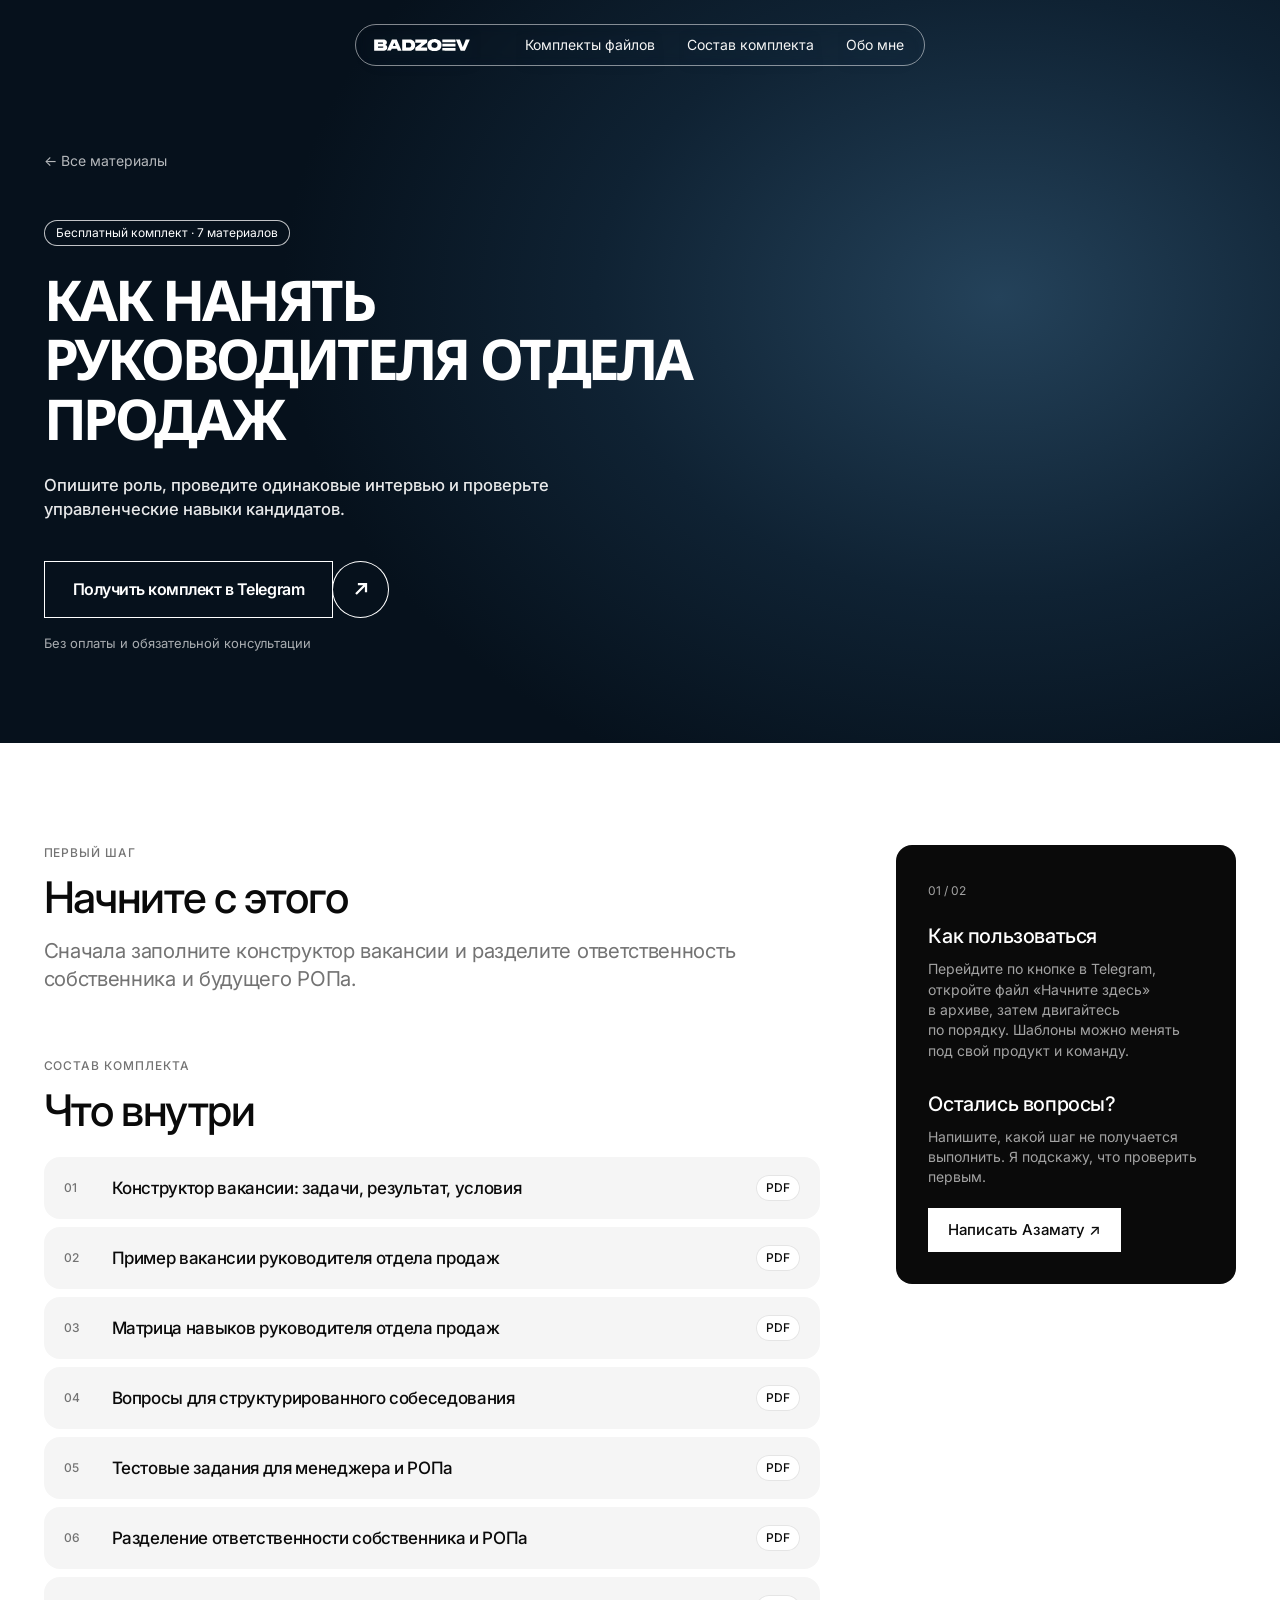
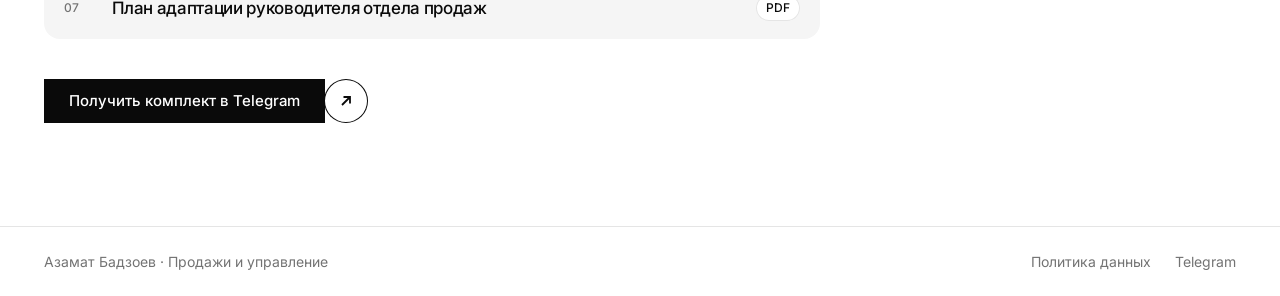
<file: benefits/hire-rop.html>
<!doctype html>
<html lang="ru"><head><meta charset="utf-8"><meta name="viewport" content="width=device-width,initial-scale=1">
<title>Как нанять руководителя отдела продаж — Азамат Бадзоев</title><meta name="description" content="Бесплатные практические материалы для собственников бизнеса по продажам, найму и управлению отделом.">
<link rel="stylesheet" href="../benefits/materials.css"><link rel="stylesheet" href="../benefits/materials-extras.css"><script defer src="../benefits/materials.js"></script></head>
<body><a class="skip" href="#content">К содержанию</a>
<header class="top"><nav class="pill" aria-label="Навигация"><a class="pill__logo" href="../index.html" aria-label="Азамат Бадзоев — главная"><svg xmlns="http://www.w3.org/2000/svg" viewBox="0 0 1331 170" class="brand-mark" data-brand="bold" aria-hidden="true" focusable="false"><path fill="currentColor" fill-rule="evenodd" d="M829.0,1.8C834.0,1.5 839.0,1.3 844.0,1.5C849.0,1.8 857.4,2.4 864.0,3.6C870.6,4.8 881.9,7.9 885.0,8.8C888.1,9.8 891.1,11.3 894.0,12.7C896.9,14.2 900.1,15.9 903.0,17.8C905.9,19.7 910.2,23.1 912.0,24.6C913.8,26.1 915.5,27.7 917.0,29.5C918.5,31.4 922.9,36.9 925.2,41.0C927.5,45.1 930.5,51.5 932.2,57.0C933.9,62.5 934.9,68.3 935.4,74.0C935.9,79.7 936.0,87.9 935.5,94.0C935.0,100.1 932.7,109.6 932.2,112.0C931.6,114.4 930.7,116.7 929.7,119.0C928.7,121.3 925.4,128.4 923.2,132.0C920.9,135.6 918.5,139.1 915.4,142.0C912.3,144.9 905.7,150.3 901.0,153.2C896.3,156.1 891.2,158.4 886.0,160.2C880.8,162.0 871.9,164.2 866.0,165.4C860.1,166.5 854.0,167.2 848.0,167.5C842.0,167.8 833.7,167.8 828.0,167.5C822.3,167.2 816.6,166.5 811.0,165.4C805.4,164.3 796.2,162.0 791.0,160.2C785.8,158.4 780.7,156.1 776.0,153.2C771.3,150.3 764.6,145.1 761.0,141.5C757.4,137.8 754.3,133.1 751.8,129.0C749.4,124.9 747.3,120.5 745.8,116.0C744.4,111.5 742.3,103.5 741.6,97.0C741.0,90.5 741.1,78.4 741.5,73.0C742.0,67.6 744.3,59.0 744.8,57.0C745.3,55.0 746.0,52.9 746.8,51.0C747.7,49.1 750.3,43.3 752.3,40.0C754.2,36.7 756.9,33.1 759.0,30.5C761.1,28.0 764.4,25.0 766.0,23.6C767.6,22.2 769.3,21.0 771.0,19.8C772.7,18.6 774.9,17.0 777.0,15.8C779.1,14.6 783.5,12.2 787.0,10.8C790.5,9.4 798.7,6.8 802.0,5.8C805.3,4.9 808.6,4.1 812.0,3.6C815.4,3.1 824.0,2.2 829.0,1.8ZM3.0,7.7C3.6,7.7 128.6,7.4 134.0,7.5C139.4,7.6 147.9,10.3 150.0,10.8C152.1,11.4 154.1,12.3 156.0,13.3C157.9,14.3 160.9,15.8 163.0,17.6C165.1,19.3 169.9,24.5 171.2,26.0C172.4,27.5 173.4,29.2 174.1,31.0C174.8,32.8 176.9,37.5 177.4,41.0C177.9,44.5 177.7,52.6 177.5,55.0C177.3,57.4 176.7,59.8 175.7,62.0C174.7,64.2 172.2,69.8 169.4,73.0C166.7,76.2 159.5,80.8 159.2,81.0L158.9,82.0C159.2,82.2 165.3,85.4 168.0,87.6C170.7,89.7 173.5,92.1 175.4,95.0C177.4,97.9 180.3,104.8 181.2,107.0C182.0,109.2 182.3,111.6 182.5,114.0C182.6,116.4 182.8,121.9 182.4,125.0C182.0,128.1 181.1,131.5 180.2,134.0C179.2,136.5 178.1,138.9 176.5,141.0C174.9,143.1 169.5,149.0 168.0,150.5C166.5,151.9 164.8,153.1 163.0,154.2C161.2,155.2 157.8,157.2 155.0,158.2C152.2,159.1 146.3,160.8 142.0,161.4C137.7,162.0 130.7,162.0 129.0,162.0C127.3,162.1 125.7,161.5 124.0,161.5C122.3,161.5 44.0,161.5 42.0,161.5C40.0,161.5 37.7,162.5 36.0,162.5C34.3,162.5 32.7,161.6 31.0,161.5C29.3,161.5 11.4,161.5 10.0,161.5C8.6,161.6 7.0,162.4 6.0,162.4C5.0,162.4 3.7,161.8 3.0,161.6L1.7,160.0C1.7,159.3 1.5,157.3 1.5,156.0C1.5,154.7 1.5,11.7 1.5,11.0C1.5,10.3 1.7,9.6 1.7,9.0L3.0,7.7ZM248.0,8.0C249.8,8.0 312.3,7.5 313.0,7.5C313.7,7.5 314.4,7.6 315.0,7.7C315.5,8.1 316.1,8.4 316.4,9.0C316.7,9.6 382.3,159.7 382.5,160.0L382.3,161.0C382.0,161.1 381.5,161.6 381.0,161.6C380.5,161.6 345.0,161.5 343.0,161.5C341.0,161.5 339.0,162.4 337.0,162.5C335.0,162.6 332.2,162.2 331.0,162.1L327.9,160.0C327.4,158.9 319.7,141.0 319.3,140.0C318.8,139.0 318.1,137.6 317.7,137.0C317.2,136.4 316.6,136.1 316.0,135.7L246.0,135.7C245.3,136.3 244.4,136.8 244.0,137.7C243.6,138.5 235.1,158.2 234.7,159.0C234.3,159.8 233.6,160.4 233.0,161.0C232.1,161.0 183.7,161.5 183.0,161.5C182.3,161.5 181.5,161.3 181.0,161.2L180.2,160.0C180.4,159.6 244.2,14.3 245.0,12.6C245.8,10.9 247.0,9.5 248.0,8.0ZM392.0,7.7C392.6,7.7 492.3,7.5 496.0,7.5C499.7,7.5 503.4,8.1 507.0,8.6C510.6,9.2 514.9,10.0 518.0,10.8C521.1,11.6 524.1,12.6 527.0,13.8C529.9,15.1 536.2,18.2 539.0,19.8C541.8,21.5 544.5,23.4 547.0,25.6C549.5,27.7 552.0,30.3 554.2,33.0C556.3,35.7 558.7,39.4 560.2,42.0C561.7,44.6 563.2,47.2 564.2,50.0C565.1,52.8 568.6,66.1 569.4,70.0C570.2,73.9 570.5,78.0 570.5,82.0C570.5,86.0 569.8,95.3 569.4,99.0C569.0,102.7 568.0,106.9 567.2,110.0C566.4,113.1 565.4,116.1 564.2,119.0C562.9,121.9 560.4,126.9 559.2,129.0C558.0,131.1 556.7,133.1 555.2,135.0C553.7,136.9 550.9,139.8 548.5,142.0C546.1,144.2 542.8,147.2 540.0,149.2C537.2,151.1 534.1,152.8 531.0,154.2C527.9,155.6 523.8,157.2 520.0,158.2C516.2,159.2 509.4,161.2 504.0,161.4C498.6,161.5 402.7,161.5 401.0,161.5C399.3,161.5 397.6,162.4 396.0,162.3C394.4,162.2 392.5,161.3 391.5,161.0C391.1,160.0 390.5,159.1 390.5,158.0C390.5,156.9 390.5,13.0 390.5,12.0C390.5,11.0 390.7,9.6 390.7,9.0L392.0,7.7ZM574.0,7.7L736.5,8.0C736.8,9.0 737.5,9.9 737.5,11.0C737.5,12.1 737.5,44.0 737.5,45.0C737.5,46.0 737.5,47.3 737.4,48.0C737.2,48.7 737.0,49.5 736.4,50.0C735.8,50.5 649.4,117.8 649.1,118.0L649.4,119.0C649.8,119.1 651.1,119.5 652.0,119.5C652.9,119.5 735.1,119.7 736.0,119.7L737.5,122.0C737.5,122.9 737.5,158.3 737.5,159.0C737.5,159.7 737.1,160.3 736.9,161.0C736.2,161.1 735.0,161.5 734.0,161.6C733.0,161.6 724.0,161.4 722.0,161.5C720.0,161.6 718.0,162.4 716.0,162.5C714.0,162.6 710.7,162.0 708.0,162.0C705.3,162.0 698.7,162.5 697.0,162.5C695.3,162.4 693.7,161.6 692.0,161.5C690.3,161.4 685.7,161.3 683.0,161.5C680.3,161.7 677.7,162.4 675.0,162.5C672.3,162.5 641.0,162.6 638.0,162.5C635.0,162.4 632.0,161.5 629.0,161.5C626.0,161.5 619.4,162.5 617.0,162.5C614.6,162.5 612.4,161.6 610.0,161.5C607.6,161.4 594.0,161.4 591.0,161.5C588.0,161.6 584.9,162.6 582.0,162.5C579.1,162.4 574.5,161.2 573.5,161.0C573.2,160.0 572.5,159.1 572.5,158.0C572.5,156.9 572.5,124.4 572.5,123.0C572.5,121.6 573.2,120.3 573.6,119.0C574.7,118.1 650.3,58.7 652.0,57.4C653.7,56.1 656.2,53.3 656.6,53.0L656.0,51.8C655.6,51.7 652.7,50.6 651.0,50.5C649.3,50.5 593.3,50.5 590.0,50.5C586.7,50.5 582.0,51.5 580.0,51.5C578.0,51.5 574.6,50.5 574.0,50.4L572.7,49.0C572.7,48.4 572.5,46.3 572.5,45.0C572.5,43.7 572.5,10.9 572.5,10.0L574.0,7.7ZM949.0,7.7L1129.0,7.7L1130.3,9.0C1130.3,9.6 1130.5,11.7 1130.5,13.0C1130.5,14.3 1130.5,42.1 1130.5,43.0L1129.0,45.3L949.0,45.3L947.7,44.0C947.7,43.4 947.5,41.3 947.5,40.0C947.5,38.7 947.5,10.9 947.5,10.0L949.0,7.7ZM1138.0,7.8C1138.8,7.8 1188.0,7.5 1189.0,7.5C1190.0,7.5 1191.0,8.0 1192.0,8.2C1192.4,9.2 1213.7,63.4 1218.2,75.0C1222.6,86.6 1230.7,109.5 1230.9,110.0C1231.1,110.5 1231.6,110.8 1232.0,111.2C1232.4,110.8 1233.8,110.0 1234.2,109.0C1234.5,108.0 1272.6,9.2 1273.0,8.2C1274.0,8.0 1275.0,7.5 1276.0,7.5C1277.0,7.5 1326.5,8.0 1326.9,8.0L1327.4,9.0C1327.3,9.4 1326.7,11.7 1326.2,13.0C1325.6,14.3 1316.9,34.3 1312.3,45.0C1307.7,55.7 1262.4,160.2 1262.0,161.2L1259.0,162.5C1257.9,162.4 1253.0,161.6 1250.0,161.5C1247.0,161.4 1218.0,161.5 1216.0,161.5C1214.0,161.6 1212.0,162.3 1210.0,162.5C1208.0,162.6 1204.1,162.4 1203.0,162.4C1202.2,161.6 1201.0,161.1 1200.5,160.0C1200.1,158.9 1147.4,34.0 1144.8,28.0C1142.3,22.0 1137.6,10.7 1137.3,10.0L1138.0,7.8ZM833.0,46.8C830.7,47.0 828.3,47.3 826.0,47.8C823.7,48.4 820.5,49.1 818.0,50.3C815.5,51.5 810.2,55.0 808.7,56.0C807.3,57.0 806.0,58.3 805.0,59.7C804.0,61.2 800.9,66.5 799.8,69.0C798.7,71.5 797.9,74.2 797.6,77.0C797.4,79.8 797.4,90.2 797.6,93.0C797.9,95.8 799.0,98.9 799.8,101.0C800.6,103.1 801.6,105.1 802.8,107.0C804.0,108.9 805.4,110.9 807.0,112.5C808.6,114.1 811.8,116.4 813.0,117.2C814.2,118.0 815.6,118.7 817.0,119.2C818.4,119.7 824.7,121.7 828.0,122.4C831.3,123.1 836.3,123.5 838.0,123.5C839.7,123.5 841.3,122.8 843.0,122.6C844.7,122.4 847.0,122.6 849.0,122.2C851.0,121.7 857.5,119.8 860.0,118.7C862.5,117.6 865.0,116.0 867.0,114.4C869.0,112.9 871.0,110.8 872.4,109.0C873.9,107.2 875.3,105.2 876.2,103.0C877.1,100.8 878.9,95.8 879.4,92.0C879.9,88.2 879.7,79.8 879.4,77.0C879.1,74.2 878.2,71.5 877.2,69.0C876.1,66.5 874.4,63.8 873.2,62.0C872.0,60.2 870.8,58.4 869.2,57.0C867.6,55.6 864.7,53.1 862.0,51.8C859.3,50.5 852.9,48.3 850.0,47.6C847.1,46.9 843.7,46.6 841.0,46.5C838.3,46.4 835.3,46.6 833.0,46.8ZM56.0,49.7L54.5,52.0C54.5,52.9 54.5,59.7 54.5,61.0C54.5,62.3 54.7,64.4 54.7,65.0L56.0,66.3C56.6,66.3 113.9,66.5 116.0,66.5C118.1,66.4 120.6,64.9 122.0,64.4L125.1,61.0L125.4,55.0L123.0,51.6C121.8,51.0 120.5,49.6 119.0,49.6C117.5,49.6 56.9,49.7 56.0,49.7ZM445.0,50.7L443.7,52.0C443.7,52.6 443.5,53.3 443.5,54.0C443.5,54.7 443.5,114.9 443.5,116.0C443.5,117.1 444.2,118.0 444.5,119.0C445.5,119.0 475.6,119.5 479.0,119.5C482.4,119.5 485.9,119.1 489.0,118.4C492.1,117.7 495.2,116.6 498.0,115.3C500.8,113.9 505.2,110.8 506.0,110.2C506.8,109.6 507.6,108.8 508.2,108.0C508.8,107.2 512.2,101.9 513.2,100.0C514.1,98.1 514.7,96.1 515.2,94.0C515.7,91.9 516.3,87.3 516.5,86.0C516.6,84.7 516.6,83.3 516.4,82.0C516.2,80.7 514.9,74.1 514.2,72.0C513.5,69.9 512.4,67.9 511.2,66.0C510.0,64.1 508.8,62.0 507.0,60.5C505.2,59.0 500.8,56.2 498.0,54.7C495.2,53.3 491.9,52.3 489.0,51.6C486.1,50.9 483.0,50.6 480.0,50.5C477.0,50.5 445.6,50.7 445.0,50.7ZM281.0,51.7C280.8,52.0 279.4,53.8 278.8,55.0C278.3,56.2 262.5,94.3 262.2,95.0L264.0,96.4C264.8,96.4 275.3,96.5 281.0,96.5C286.7,96.5 297.2,96.4 298.0,96.4L299.9,95.0C299.6,94.3 286.0,60.1 285.2,58.0C284.3,55.9 282.3,52.4 282.2,52.0L281.0,51.7ZM949.0,66.7L1129.0,66.7L1130.3,68.0C1130.3,68.6 1130.5,70.7 1130.5,72.0C1130.5,73.3 1130.5,100.1 1130.5,101.0L1129.0,103.3L949.0,103.3L947.7,102.0C947.7,101.4 947.5,99.3 947.5,98.0C947.5,96.7 947.5,69.9 947.5,69.0L949.0,66.7ZM56.0,103.7L54.5,106.0C54.5,106.9 54.4,117.3 54.5,118.0C54.5,118.7 54.9,119.6 55.0,120.0C55.3,120.1 55.6,120.4 56.0,120.4C56.4,120.4 119.2,120.5 121.0,120.5C122.8,120.4 124.7,119.0 126.0,118.4L128.5,115.0L129.1,110.0L126.0,105.6C124.3,104.9 122.8,103.7 121.0,103.6C119.2,103.6 56.9,103.7 56.0,103.7ZM949.0,124.7L1129.0,124.7L1130.5,127.0L1130.5,159.0L1129.0,161.6C1128.0,161.6 1126.3,161.5 1125.0,161.5C1123.7,161.5 1103.7,161.5 1102.0,161.5C1100.3,161.6 1098.7,162.5 1097.0,162.5C1095.3,162.5 1093.0,161.6 1091.0,161.5C1089.0,161.5 1071.7,161.4 1069.0,161.5C1066.3,161.6 1063.4,162.5 1061.0,162.5C1058.6,162.5 1056.4,161.6 1054.0,161.5C1051.6,161.4 1036.0,161.4 1033.0,161.5C1030.0,161.6 1027.0,162.4 1024.0,162.5C1021.0,162.6 1012.7,162.6 1010.0,162.5C1007.3,162.4 1004.0,161.5 1002.0,161.5C1000.0,161.5 998.0,162.3 996.0,162.5C994.0,162.6 991.3,162.7 989.0,162.5C986.7,162.3 984.4,161.6 982.0,161.5C979.6,161.4 949.6,161.3 949.0,161.3L947.7,160.0C947.7,159.4 947.5,157.3 947.5,156.0C947.5,154.7 947.5,127.9 947.5,127.0L949.0,124.7Z"/></svg></a><div class="pill__nav"><a href="index.html#packs">Комплекты файлов</a><a href="#files">Состав комплекта</a><a href="index.html#author">Обо мне</a></div><button class="pill__burger" type="button" data-menu-open aria-label="Открыть меню"><span></span><span></span></button></nav></header>
<div class="menu" id="menu" role="dialog" aria-modal="true" aria-label="Меню" hidden>
  <div class="menu__top"><button class="menu__close" type="button" id="menuClose" aria-label="Закрыть меню"><svg width="20" height="20" viewBox="0 0 20 20" aria-hidden="true"><path d="M4 4l12 12M16 4 4 16" stroke="currentColor" stroke-width="1.6" fill="none"/></svg></button></div>
  <div class="menu__body">
    <nav class="menu__main"><a href="index.html#packs">Комплекты</a><a href="#files">Состав комплекта</a><a href="index.html#how">Как получить</a><a href="index.html#author">Обо мне</a></nav>
    <div class="menu__cols">
      <div><p class="menu__eyebrow">Комплекты</p><a href="sales-leaks.html">Заявки не доходят до сделки</a><a href="hire-rop.html">Нужен сильный РОП</a><a href="sales-onboarding.html">Новички долго входят в работу</a><a href="delegate-sales.html">Продажи зависят от собственника</a></div>
      <div><p class="menu__eyebrow">Связь</p><a href="https://t.me/badzoev_materials_bot?start=all_site_general" class="bot-link" data-code="all" target="_blank" rel="noopener">Бот с материалами</a><a href="https://t.me/azamat_badzoev" target="_blank" rel="noopener">Написать Азамату</a><a href="https://badzoev.ru/">Основной сайт</a></div>
    </div>
  </div>
  <div class="menu__soc">
    <a href="https://www.youtube.com/@azamatsales" target="_blank" rel="noopener" aria-label="YouTube"><img src="../icon-youtube.svg" alt=""></a>
    <a href="https://t.me/azamat_badzoev" target="_blank" rel="noopener" aria-label="Telegram"><img src="../icon-telegram.svg" alt=""></a>
    <a href="https://badzoev.ru/#contact" aria-label="WhatsApp"><img src="../icon-whatsapp.svg" alt=""></a>
  </div>
</div>
<script>(function(){var m=document.getElementById('menu'),c=document.getElementById('menuClose'),last;function o(){last=document.activeElement;m.hidden=false;requestAnimationFrame(function(){m.classList.add('is-open')});document.body.classList.add('is-locked');c.focus()}function x(){if(m.hidden)return;m.classList.remove('is-open');m.hidden=true;document.body.classList.remove('is-locked');if(last)last.focus()}document.querySelectorAll('[data-menu-open]').forEach(function(b){b.addEventListener('click',o)});c.addEventListener('click',x);m.querySelectorAll('a').forEach(function(a){a.addEventListener('click',x)});document.addEventListener('keydown',function(e){if(e.key==='Escape')x()})})();</script>

<main id="content"><section class="pack-hero"><div class="pack-hero-inner"><a class="back" href="index.html">← Все материалы</a><p class="eyebrow">Бесплатный комплект · 7 материалов</p><h1>Как нанять руководителя отдела продаж</h1><p class="hero-lead">Опишите роль, проведите одинаковые интервью и проверьте управленческие навыки кандидатов.</p><a class="button button-light bot-link" data-code="hr" href="https://t.me/badzoev_materials_bot?start=hr_site_general" target="_blank" rel="noopener">Получить комплект в Telegram</a><p class="hero-note">Без оплаты и обязательной консультации</p></div></section>
<section class="section pack-body"><div class="pack-main"><span class="eyebrow">Первый шаг</span><h2>Начните с этого</h2><p class="lead">Сначала заполните конструктор вакансии и разделите ответственность собственника и будущего РОПа.</p><div class="section-heading list-heading" id="files"><span class="eyebrow">Состав комплекта</span><h2>Что внутри</h2></div><ol class="file-list"><li><span>01</span><div><strong>Конструктор вакансии: задачи, результат, условия</strong><small>PDF</small></div></li><li><span>02</span><div><strong>Пример вакансии руководителя отдела продаж</strong><small>PDF</small></div></li><li><span>03</span><div><strong>Матрица навыков руководителя отдела продаж</strong><small>PDF</small></div></li><li><span>04</span><div><strong>Вопросы для структурированного собеседования</strong><small>PDF</small></div></li><li><span>05</span><div><strong>Тестовые задания для менеджера и РОПа</strong><small>PDF</small></div></li><li><span>06</span><div><strong>Разделение ответственности собственника и РОПа</strong><small>PDF</small></div></li><li><span>07</span><div><strong>План адаптации руководителя отдела продаж</strong><small>PDF</small></div></li></ol><a class="button button-dark bot-link" data-code="hr" href="https://t.me/badzoev_materials_bot?start=hr_site_general" target="_blank" rel="noopener">Получить комплект в Telegram</a></div><aside class="aside"><span class="aside-num">01 / 02</span><h3>Как пользоваться</h3><p>Перейдите по кнопке в Telegram, откройте файл «Начните здесь» в архиве, затем двигайтесь по порядку. Шаблоны можно менять под свой продукт и команду.</p><h3>Остались вопросы?</h3><p>Напишите, какой шаг не получается выполнить. Я подскажу, что проверить первым.</p><a href="https://t.me/azamat_badzoev" target="_blank" rel="noopener">Написать Азамату ↗</a></aside></section></main>
<footer class="footer"><span>Азамат Бадзоев · Продажи и управление</span><div><a href="../privacy-policy.html">Политика данных</a><a href="https://t.me/azamat_badzoev" target="_blank" rel="noopener">Telegram</a></div></footer>
<script>(function(){if(location.hash)return;try{history.scrollRestoration="manual"}catch(e){}function top(){window.scrollTo(0,0);var h=document.body&&document.body.firstElementChild;var t=document.querySelector(".pack-hero,.hero");if(t&&t.scrollIntoView)t.scrollIntoView({block:"start"})}top();document.addEventListener("DOMContentLoaded",top);window.addEventListener("load",top);window.addEventListener("pageshow",function(e){if(e.persisted)top()})})();</script>
</body></html>
</file>
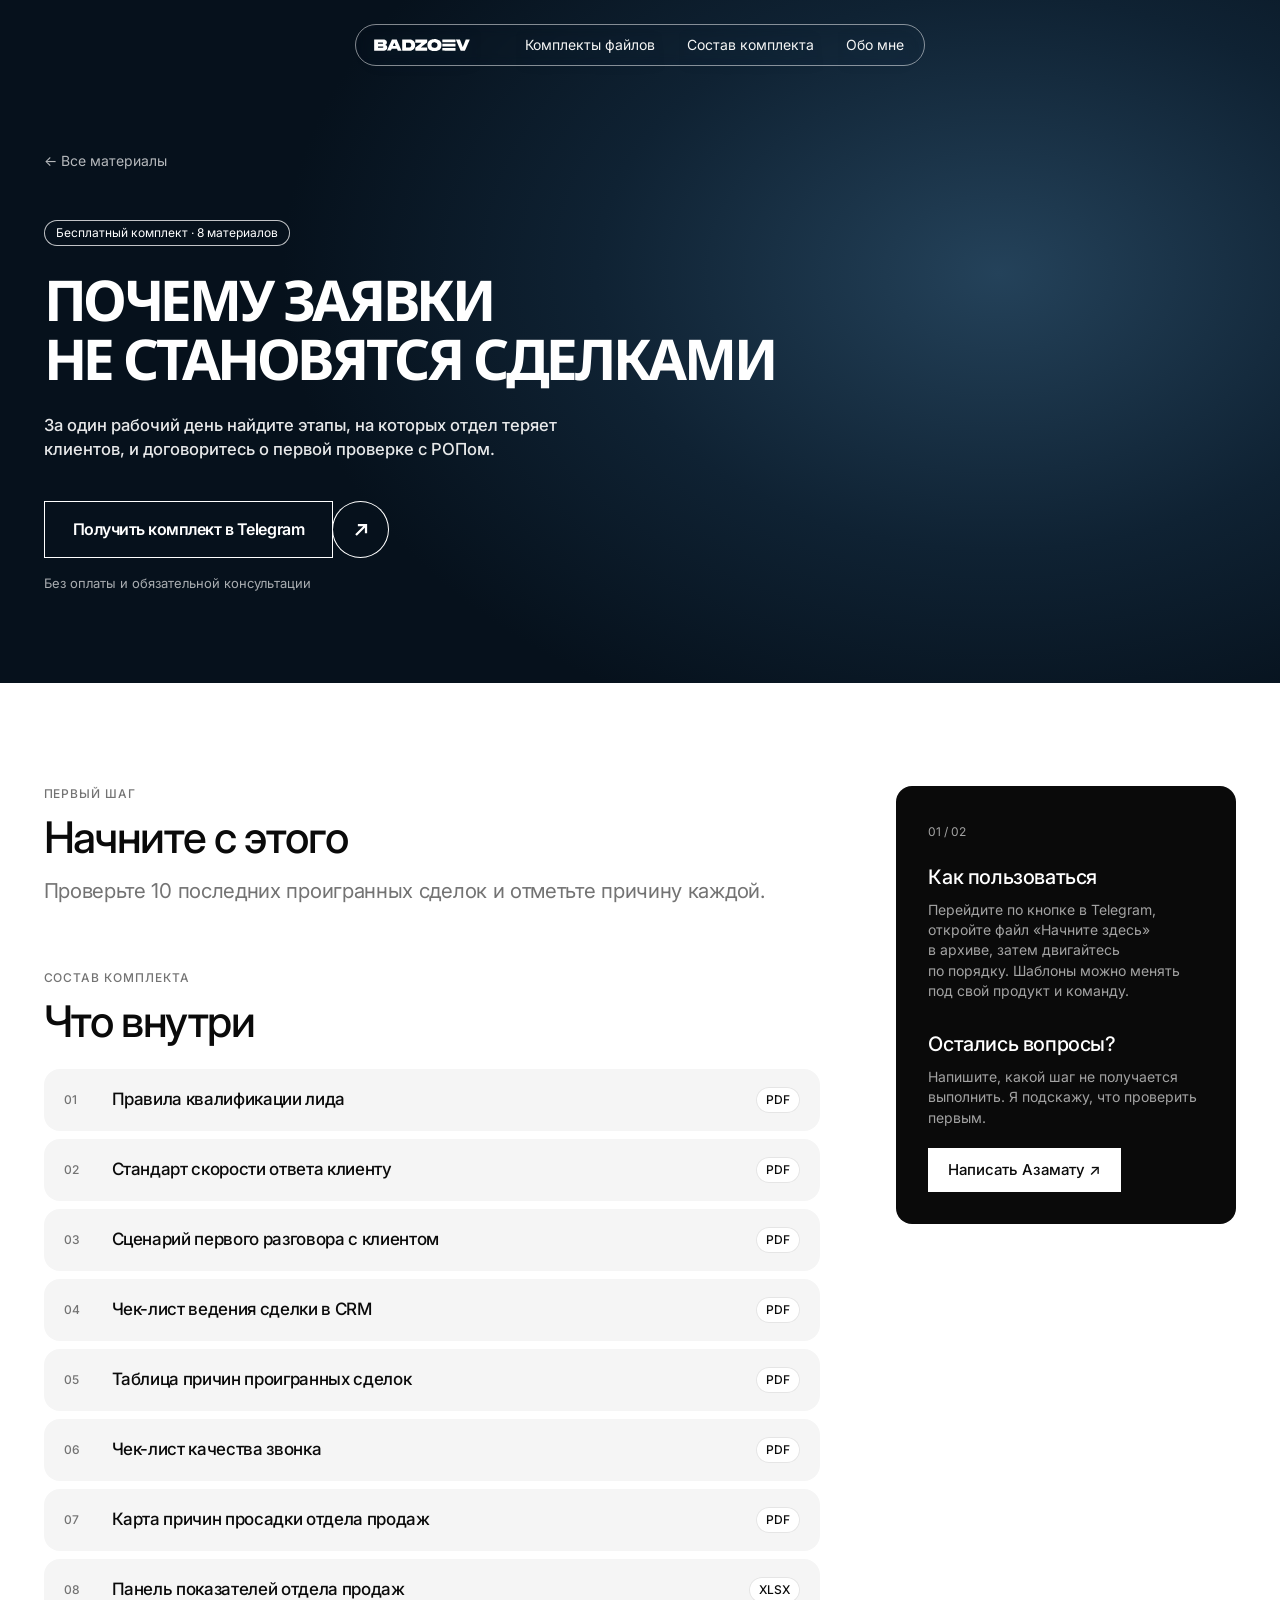
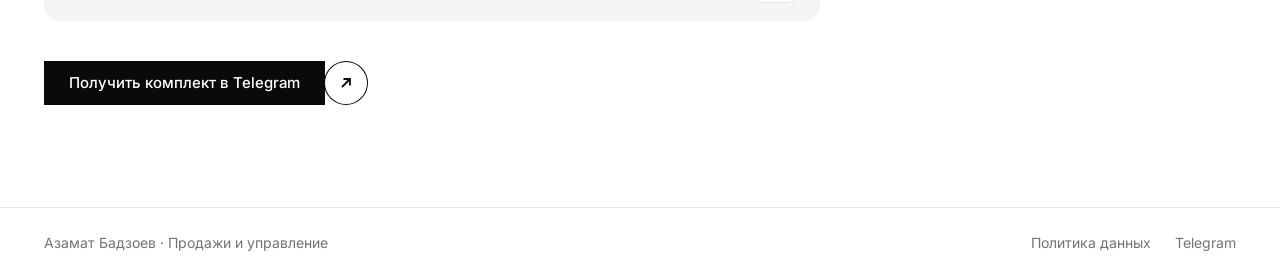
<file: benefits/sales-leaks.html>
<!doctype html>
<html lang="ru"><head><meta charset="utf-8"><meta name="viewport" content="width=device-width,initial-scale=1">
<title>Почему заявки не становятся сделками — Азамат Бадзоев</title><meta name="description" content="Бесплатные практические материалы для собственников бизнеса по продажам, найму и управлению отделом.">
<link rel="stylesheet" href="../benefits/materials.css"><link rel="stylesheet" href="../benefits/materials-extras.css"><script defer src="../benefits/materials.js"></script></head>
<body><a class="skip" href="#content">К содержанию</a>
<header class="top"><nav class="pill" aria-label="Навигация"><a class="pill__logo" href="../index.html" aria-label="Азамат Бадзоев — главная"><svg xmlns="http://www.w3.org/2000/svg" viewBox="0 0 1331 170" class="brand-mark" data-brand="bold" aria-hidden="true" focusable="false"><path fill="currentColor" fill-rule="evenodd" d="M829.0,1.8C834.0,1.5 839.0,1.3 844.0,1.5C849.0,1.8 857.4,2.4 864.0,3.6C870.6,4.8 881.9,7.9 885.0,8.8C888.1,9.8 891.1,11.3 894.0,12.7C896.9,14.2 900.1,15.9 903.0,17.8C905.9,19.7 910.2,23.1 912.0,24.6C913.8,26.1 915.5,27.7 917.0,29.5C918.5,31.4 922.9,36.9 925.2,41.0C927.5,45.1 930.5,51.5 932.2,57.0C933.9,62.5 934.9,68.3 935.4,74.0C935.9,79.7 936.0,87.9 935.5,94.0C935.0,100.1 932.7,109.6 932.2,112.0C931.6,114.4 930.7,116.7 929.7,119.0C928.7,121.3 925.4,128.4 923.2,132.0C920.9,135.6 918.5,139.1 915.4,142.0C912.3,144.9 905.7,150.3 901.0,153.2C896.3,156.1 891.2,158.4 886.0,160.2C880.8,162.0 871.9,164.2 866.0,165.4C860.1,166.5 854.0,167.2 848.0,167.5C842.0,167.8 833.7,167.8 828.0,167.5C822.3,167.2 816.6,166.5 811.0,165.4C805.4,164.3 796.2,162.0 791.0,160.2C785.8,158.4 780.7,156.1 776.0,153.2C771.3,150.3 764.6,145.1 761.0,141.5C757.4,137.8 754.3,133.1 751.8,129.0C749.4,124.9 747.3,120.5 745.8,116.0C744.4,111.5 742.3,103.5 741.6,97.0C741.0,90.5 741.1,78.4 741.5,73.0C742.0,67.6 744.3,59.0 744.8,57.0C745.3,55.0 746.0,52.9 746.8,51.0C747.7,49.1 750.3,43.3 752.3,40.0C754.2,36.7 756.9,33.1 759.0,30.5C761.1,28.0 764.4,25.0 766.0,23.6C767.6,22.2 769.3,21.0 771.0,19.8C772.7,18.6 774.9,17.0 777.0,15.8C779.1,14.6 783.5,12.2 787.0,10.8C790.5,9.4 798.7,6.8 802.0,5.8C805.3,4.9 808.6,4.1 812.0,3.6C815.4,3.1 824.0,2.2 829.0,1.8ZM3.0,7.7C3.6,7.7 128.6,7.4 134.0,7.5C139.4,7.6 147.9,10.3 150.0,10.8C152.1,11.4 154.1,12.3 156.0,13.3C157.9,14.3 160.9,15.8 163.0,17.6C165.1,19.3 169.9,24.5 171.2,26.0C172.4,27.5 173.4,29.2 174.1,31.0C174.8,32.8 176.9,37.5 177.4,41.0C177.9,44.5 177.7,52.6 177.5,55.0C177.3,57.4 176.7,59.8 175.7,62.0C174.7,64.2 172.2,69.8 169.4,73.0C166.7,76.2 159.5,80.8 159.2,81.0L158.9,82.0C159.2,82.2 165.3,85.4 168.0,87.6C170.7,89.7 173.5,92.1 175.4,95.0C177.4,97.9 180.3,104.8 181.2,107.0C182.0,109.2 182.3,111.6 182.5,114.0C182.6,116.4 182.8,121.9 182.4,125.0C182.0,128.1 181.1,131.5 180.2,134.0C179.2,136.5 178.1,138.9 176.5,141.0C174.9,143.1 169.5,149.0 168.0,150.5C166.5,151.9 164.8,153.1 163.0,154.2C161.2,155.2 157.8,157.2 155.0,158.2C152.2,159.1 146.3,160.8 142.0,161.4C137.7,162.0 130.7,162.0 129.0,162.0C127.3,162.1 125.7,161.5 124.0,161.5C122.3,161.5 44.0,161.5 42.0,161.5C40.0,161.5 37.7,162.5 36.0,162.5C34.3,162.5 32.7,161.6 31.0,161.5C29.3,161.5 11.4,161.5 10.0,161.5C8.6,161.6 7.0,162.4 6.0,162.4C5.0,162.4 3.7,161.8 3.0,161.6L1.7,160.0C1.7,159.3 1.5,157.3 1.5,156.0C1.5,154.7 1.5,11.7 1.5,11.0C1.5,10.3 1.7,9.6 1.7,9.0L3.0,7.7ZM248.0,8.0C249.8,8.0 312.3,7.5 313.0,7.5C313.7,7.5 314.4,7.6 315.0,7.7C315.5,8.1 316.1,8.4 316.4,9.0C316.7,9.6 382.3,159.7 382.5,160.0L382.3,161.0C382.0,161.1 381.5,161.6 381.0,161.6C380.5,161.6 345.0,161.5 343.0,161.5C341.0,161.5 339.0,162.4 337.0,162.5C335.0,162.6 332.2,162.2 331.0,162.1L327.9,160.0C327.4,158.9 319.7,141.0 319.3,140.0C318.8,139.0 318.1,137.6 317.7,137.0C317.2,136.4 316.6,136.1 316.0,135.7L246.0,135.7C245.3,136.3 244.4,136.8 244.0,137.7C243.6,138.5 235.1,158.2 234.7,159.0C234.3,159.8 233.6,160.4 233.0,161.0C232.1,161.0 183.7,161.5 183.0,161.5C182.3,161.5 181.5,161.3 181.0,161.2L180.2,160.0C180.4,159.6 244.2,14.3 245.0,12.6C245.8,10.9 247.0,9.5 248.0,8.0ZM392.0,7.7C392.6,7.7 492.3,7.5 496.0,7.5C499.7,7.5 503.4,8.1 507.0,8.6C510.6,9.2 514.9,10.0 518.0,10.8C521.1,11.6 524.1,12.6 527.0,13.8C529.9,15.1 536.2,18.2 539.0,19.8C541.8,21.5 544.5,23.4 547.0,25.6C549.5,27.7 552.0,30.3 554.2,33.0C556.3,35.7 558.7,39.4 560.2,42.0C561.7,44.6 563.2,47.2 564.2,50.0C565.1,52.8 568.6,66.1 569.4,70.0C570.2,73.9 570.5,78.0 570.5,82.0C570.5,86.0 569.8,95.3 569.4,99.0C569.0,102.7 568.0,106.9 567.2,110.0C566.4,113.1 565.4,116.1 564.2,119.0C562.9,121.9 560.4,126.9 559.2,129.0C558.0,131.1 556.7,133.1 555.2,135.0C553.7,136.9 550.9,139.8 548.5,142.0C546.1,144.2 542.8,147.2 540.0,149.2C537.2,151.1 534.1,152.8 531.0,154.2C527.9,155.6 523.8,157.2 520.0,158.2C516.2,159.2 509.4,161.2 504.0,161.4C498.6,161.5 402.7,161.5 401.0,161.5C399.3,161.5 397.6,162.4 396.0,162.3C394.4,162.2 392.5,161.3 391.5,161.0C391.1,160.0 390.5,159.1 390.5,158.0C390.5,156.9 390.5,13.0 390.5,12.0C390.5,11.0 390.7,9.6 390.7,9.0L392.0,7.7ZM574.0,7.7L736.5,8.0C736.8,9.0 737.5,9.9 737.5,11.0C737.5,12.1 737.5,44.0 737.5,45.0C737.5,46.0 737.5,47.3 737.4,48.0C737.2,48.7 737.0,49.5 736.4,50.0C735.8,50.5 649.4,117.8 649.1,118.0L649.4,119.0C649.8,119.1 651.1,119.5 652.0,119.5C652.9,119.5 735.1,119.7 736.0,119.7L737.5,122.0C737.5,122.9 737.5,158.3 737.5,159.0C737.5,159.7 737.1,160.3 736.9,161.0C736.2,161.1 735.0,161.5 734.0,161.6C733.0,161.6 724.0,161.4 722.0,161.5C720.0,161.6 718.0,162.4 716.0,162.5C714.0,162.6 710.7,162.0 708.0,162.0C705.3,162.0 698.7,162.5 697.0,162.5C695.3,162.4 693.7,161.6 692.0,161.5C690.3,161.4 685.7,161.3 683.0,161.5C680.3,161.7 677.7,162.4 675.0,162.5C672.3,162.5 641.0,162.6 638.0,162.5C635.0,162.4 632.0,161.5 629.0,161.5C626.0,161.5 619.4,162.5 617.0,162.5C614.6,162.5 612.4,161.6 610.0,161.5C607.6,161.4 594.0,161.4 591.0,161.5C588.0,161.6 584.9,162.6 582.0,162.5C579.1,162.4 574.5,161.2 573.5,161.0C573.2,160.0 572.5,159.1 572.5,158.0C572.5,156.9 572.5,124.4 572.5,123.0C572.5,121.6 573.2,120.3 573.6,119.0C574.7,118.1 650.3,58.7 652.0,57.4C653.7,56.1 656.2,53.3 656.6,53.0L656.0,51.8C655.6,51.7 652.7,50.6 651.0,50.5C649.3,50.5 593.3,50.5 590.0,50.5C586.7,50.5 582.0,51.5 580.0,51.5C578.0,51.5 574.6,50.5 574.0,50.4L572.7,49.0C572.7,48.4 572.5,46.3 572.5,45.0C572.5,43.7 572.5,10.9 572.5,10.0L574.0,7.7ZM949.0,7.7L1129.0,7.7L1130.3,9.0C1130.3,9.6 1130.5,11.7 1130.5,13.0C1130.5,14.3 1130.5,42.1 1130.5,43.0L1129.0,45.3L949.0,45.3L947.7,44.0C947.7,43.4 947.5,41.3 947.5,40.0C947.5,38.7 947.5,10.9 947.5,10.0L949.0,7.7ZM1138.0,7.8C1138.8,7.8 1188.0,7.5 1189.0,7.5C1190.0,7.5 1191.0,8.0 1192.0,8.2C1192.4,9.2 1213.7,63.4 1218.2,75.0C1222.6,86.6 1230.7,109.5 1230.9,110.0C1231.1,110.5 1231.6,110.8 1232.0,111.2C1232.4,110.8 1233.8,110.0 1234.2,109.0C1234.5,108.0 1272.6,9.2 1273.0,8.2C1274.0,8.0 1275.0,7.5 1276.0,7.5C1277.0,7.5 1326.5,8.0 1326.9,8.0L1327.4,9.0C1327.3,9.4 1326.7,11.7 1326.2,13.0C1325.6,14.3 1316.9,34.3 1312.3,45.0C1307.7,55.7 1262.4,160.2 1262.0,161.2L1259.0,162.5C1257.9,162.4 1253.0,161.6 1250.0,161.5C1247.0,161.4 1218.0,161.5 1216.0,161.5C1214.0,161.6 1212.0,162.3 1210.0,162.5C1208.0,162.6 1204.1,162.4 1203.0,162.4C1202.2,161.6 1201.0,161.1 1200.5,160.0C1200.1,158.9 1147.4,34.0 1144.8,28.0C1142.3,22.0 1137.6,10.7 1137.3,10.0L1138.0,7.8ZM833.0,46.8C830.7,47.0 828.3,47.3 826.0,47.8C823.7,48.4 820.5,49.1 818.0,50.3C815.5,51.5 810.2,55.0 808.7,56.0C807.3,57.0 806.0,58.3 805.0,59.7C804.0,61.2 800.9,66.5 799.8,69.0C798.7,71.5 797.9,74.2 797.6,77.0C797.4,79.8 797.4,90.2 797.6,93.0C797.9,95.8 799.0,98.9 799.8,101.0C800.6,103.1 801.6,105.1 802.8,107.0C804.0,108.9 805.4,110.9 807.0,112.5C808.6,114.1 811.8,116.4 813.0,117.2C814.2,118.0 815.6,118.7 817.0,119.2C818.4,119.7 824.7,121.7 828.0,122.4C831.3,123.1 836.3,123.5 838.0,123.5C839.7,123.5 841.3,122.8 843.0,122.6C844.7,122.4 847.0,122.6 849.0,122.2C851.0,121.7 857.5,119.8 860.0,118.7C862.5,117.6 865.0,116.0 867.0,114.4C869.0,112.9 871.0,110.8 872.4,109.0C873.9,107.2 875.3,105.2 876.2,103.0C877.1,100.8 878.9,95.8 879.4,92.0C879.9,88.2 879.7,79.8 879.4,77.0C879.1,74.2 878.2,71.5 877.2,69.0C876.1,66.5 874.4,63.8 873.2,62.0C872.0,60.2 870.8,58.4 869.2,57.0C867.6,55.6 864.7,53.1 862.0,51.8C859.3,50.5 852.9,48.3 850.0,47.6C847.1,46.9 843.7,46.6 841.0,46.5C838.3,46.4 835.3,46.6 833.0,46.8ZM56.0,49.7L54.5,52.0C54.5,52.9 54.5,59.7 54.5,61.0C54.5,62.3 54.7,64.4 54.7,65.0L56.0,66.3C56.6,66.3 113.9,66.5 116.0,66.5C118.1,66.4 120.6,64.9 122.0,64.4L125.1,61.0L125.4,55.0L123.0,51.6C121.8,51.0 120.5,49.6 119.0,49.6C117.5,49.6 56.9,49.7 56.0,49.7ZM445.0,50.7L443.7,52.0C443.7,52.6 443.5,53.3 443.5,54.0C443.5,54.7 443.5,114.9 443.5,116.0C443.5,117.1 444.2,118.0 444.5,119.0C445.5,119.0 475.6,119.5 479.0,119.5C482.4,119.5 485.9,119.1 489.0,118.4C492.1,117.7 495.2,116.6 498.0,115.3C500.8,113.9 505.2,110.8 506.0,110.2C506.8,109.6 507.6,108.8 508.2,108.0C508.8,107.2 512.2,101.9 513.2,100.0C514.1,98.1 514.7,96.1 515.2,94.0C515.7,91.9 516.3,87.3 516.5,86.0C516.6,84.7 516.6,83.3 516.4,82.0C516.2,80.7 514.9,74.1 514.2,72.0C513.5,69.9 512.4,67.9 511.2,66.0C510.0,64.1 508.8,62.0 507.0,60.5C505.2,59.0 500.8,56.2 498.0,54.7C495.2,53.3 491.9,52.3 489.0,51.6C486.1,50.9 483.0,50.6 480.0,50.5C477.0,50.5 445.6,50.7 445.0,50.7ZM281.0,51.7C280.8,52.0 279.4,53.8 278.8,55.0C278.3,56.2 262.5,94.3 262.2,95.0L264.0,96.4C264.8,96.4 275.3,96.5 281.0,96.5C286.7,96.5 297.2,96.4 298.0,96.4L299.9,95.0C299.6,94.3 286.0,60.1 285.2,58.0C284.3,55.9 282.3,52.4 282.2,52.0L281.0,51.7ZM949.0,66.7L1129.0,66.7L1130.3,68.0C1130.3,68.6 1130.5,70.7 1130.5,72.0C1130.5,73.3 1130.5,100.1 1130.5,101.0L1129.0,103.3L949.0,103.3L947.7,102.0C947.7,101.4 947.5,99.3 947.5,98.0C947.5,96.7 947.5,69.9 947.5,69.0L949.0,66.7ZM56.0,103.7L54.5,106.0C54.5,106.9 54.4,117.3 54.5,118.0C54.5,118.7 54.9,119.6 55.0,120.0C55.3,120.1 55.6,120.4 56.0,120.4C56.4,120.4 119.2,120.5 121.0,120.5C122.8,120.4 124.7,119.0 126.0,118.4L128.5,115.0L129.1,110.0L126.0,105.6C124.3,104.9 122.8,103.7 121.0,103.6C119.2,103.6 56.9,103.7 56.0,103.7ZM949.0,124.7L1129.0,124.7L1130.5,127.0L1130.5,159.0L1129.0,161.6C1128.0,161.6 1126.3,161.5 1125.0,161.5C1123.7,161.5 1103.7,161.5 1102.0,161.5C1100.3,161.6 1098.7,162.5 1097.0,162.5C1095.3,162.5 1093.0,161.6 1091.0,161.5C1089.0,161.5 1071.7,161.4 1069.0,161.5C1066.3,161.6 1063.4,162.5 1061.0,162.5C1058.6,162.5 1056.4,161.6 1054.0,161.5C1051.6,161.4 1036.0,161.4 1033.0,161.5C1030.0,161.6 1027.0,162.4 1024.0,162.5C1021.0,162.6 1012.7,162.6 1010.0,162.5C1007.3,162.4 1004.0,161.5 1002.0,161.5C1000.0,161.5 998.0,162.3 996.0,162.5C994.0,162.6 991.3,162.7 989.0,162.5C986.7,162.3 984.4,161.6 982.0,161.5C979.6,161.4 949.6,161.3 949.0,161.3L947.7,160.0C947.7,159.4 947.5,157.3 947.5,156.0C947.5,154.7 947.5,127.9 947.5,127.0L949.0,124.7Z"/></svg></a><div class="pill__nav"><a href="index.html#packs">Комплекты файлов</a><a href="#files">Состав комплекта</a><a href="index.html#author">Обо мне</a></div><button class="pill__burger" type="button" data-menu-open aria-label="Открыть меню"><span></span><span></span></button></nav></header>
<div class="menu" id="menu" role="dialog" aria-modal="true" aria-label="Меню" hidden>
  <div class="menu__top"><button class="menu__close" type="button" id="menuClose" aria-label="Закрыть меню"><svg width="20" height="20" viewBox="0 0 20 20" aria-hidden="true"><path d="M4 4l12 12M16 4 4 16" stroke="currentColor" stroke-width="1.6" fill="none"/></svg></button></div>
  <div class="menu__body">
    <nav class="menu__main"><a href="index.html#packs">Комплекты</a><a href="#files">Состав комплекта</a><a href="index.html#how">Как получить</a><a href="index.html#author">Обо мне</a></nav>
    <div class="menu__cols">
      <div><p class="menu__eyebrow">Комплекты</p><a href="sales-leaks.html">Заявки не доходят до сделки</a><a href="hire-rop.html">Нужен сильный РОП</a><a href="sales-onboarding.html">Новички долго входят в работу</a><a href="delegate-sales.html">Продажи зависят от собственника</a></div>
      <div><p class="menu__eyebrow">Связь</p><a href="https://t.me/badzoev_materials_bot?start=all_site_general" class="bot-link" data-code="all" target="_blank" rel="noopener">Бот с материалами</a><a href="https://t.me/azamat_badzoev" target="_blank" rel="noopener">Написать Азамату</a><a href="https://badzoev.ru/">Основной сайт</a></div>
    </div>
  </div>
  <div class="menu__soc">
    <a href="https://www.youtube.com/@azamatsales" target="_blank" rel="noopener" aria-label="YouTube"><img src="../icon-youtube.svg" alt=""></a>
    <a href="https://t.me/azamat_badzoev" target="_blank" rel="noopener" aria-label="Telegram"><img src="../icon-telegram.svg" alt=""></a>
    <a href="https://badzoev.ru/#contact" aria-label="WhatsApp"><img src="../icon-whatsapp.svg" alt=""></a>
  </div>
</div>
<script>(function(){var m=document.getElementById('menu'),c=document.getElementById('menuClose'),last;function o(){last=document.activeElement;m.hidden=false;requestAnimationFrame(function(){m.classList.add('is-open')});document.body.classList.add('is-locked');c.focus()}function x(){if(m.hidden)return;m.classList.remove('is-open');m.hidden=true;document.body.classList.remove('is-locked');if(last)last.focus()}document.querySelectorAll('[data-menu-open]').forEach(function(b){b.addEventListener('click',o)});c.addEventListener('click',x);m.querySelectorAll('a').forEach(function(a){a.addEventListener('click',x)});document.addEventListener('keydown',function(e){if(e.key==='Escape')x()})})();</script>

<main id="content"><section class="pack-hero"><div class="pack-hero-inner"><a class="back" href="index.html">← Все материалы</a><p class="eyebrow">Бесплатный комплект · 8 материалов</p><h1>Почему заявки не становятся сделками</h1><p class="hero-lead">За один рабочий день найдите этапы, на которых отдел теряет клиентов, и договоритесь о первой проверке с РОПом.</p><a class="button button-light bot-link" data-code="sl" href="https://t.me/badzoev_materials_bot?start=sl_site_general" target="_blank" rel="noopener">Получить комплект в Telegram</a><p class="hero-note">Без оплаты и обязательной консультации</p></div></section>
<section class="section pack-body"><div class="pack-main"><span class="eyebrow">Первый шаг</span><h2>Начните с этого</h2><p class="lead">Проверьте 10 последних проигранных сделок и отметьте причину каждой.</p><div class="section-heading list-heading" id="files"><span class="eyebrow">Состав комплекта</span><h2>Что внутри</h2></div><ol class="file-list"><li><span>01</span><div><strong>Правила квалификации лида</strong><small>PDF</small></div></li><li><span>02</span><div><strong>Стандарт скорости ответа клиенту</strong><small>PDF</small></div></li><li><span>03</span><div><strong>Сценарий первого разговора с клиентом</strong><small>PDF</small></div></li><li><span>04</span><div><strong>Чек-лист ведения сделки в CRM</strong><small>PDF</small></div></li><li><span>05</span><div><strong>Таблица причин проигранных сделок</strong><small>PDF</small></div></li><li><span>06</span><div><strong>Чек-лист качества звонка</strong><small>PDF</small></div></li><li><span>07</span><div><strong>Карта причин просадки отдела продаж</strong><small>PDF</small></div></li><li><span>08</span><div><strong>Панель показателей отдела продаж</strong><small>XLSX</small></div></li></ol><a class="button button-dark bot-link" data-code="sl" href="https://t.me/badzoev_materials_bot?start=sl_site_general" target="_blank" rel="noopener">Получить комплект в Telegram</a></div><aside class="aside"><span class="aside-num">01 / 02</span><h3>Как пользоваться</h3><p>Перейдите по кнопке в Telegram, откройте файл «Начните здесь» в архиве, затем двигайтесь по порядку. Шаблоны можно менять под свой продукт и команду.</p><h3>Остались вопросы?</h3><p>Напишите, какой шаг не получается выполнить. Я подскажу, что проверить первым.</p><a href="https://t.me/azamat_badzoev" target="_blank" rel="noopener">Написать Азамату ↗</a></aside></section></main>
<footer class="footer"><span>Азамат Бадзоев · Продажи и управление</span><div><a href="../privacy-policy.html">Политика данных</a><a href="https://t.me/azamat_badzoev" target="_blank" rel="noopener">Telegram</a></div></footer>
<script>(function(){if(location.hash)return;try{history.scrollRestoration="manual"}catch(e){}function top(){window.scrollTo(0,0);var h=document.body&&document.body.firstElementChild;var t=document.querySelector(".pack-hero,.hero");if(t&&t.scrollIntoView)t.scrollIntoView({block:"start"})}top();document.addEventListener("DOMContentLoaded",top);window.addEventListener("load",top);window.addEventListener("pageshow",function(e){if(e.persisted)top()})})();</script>
</body></html>
</file>
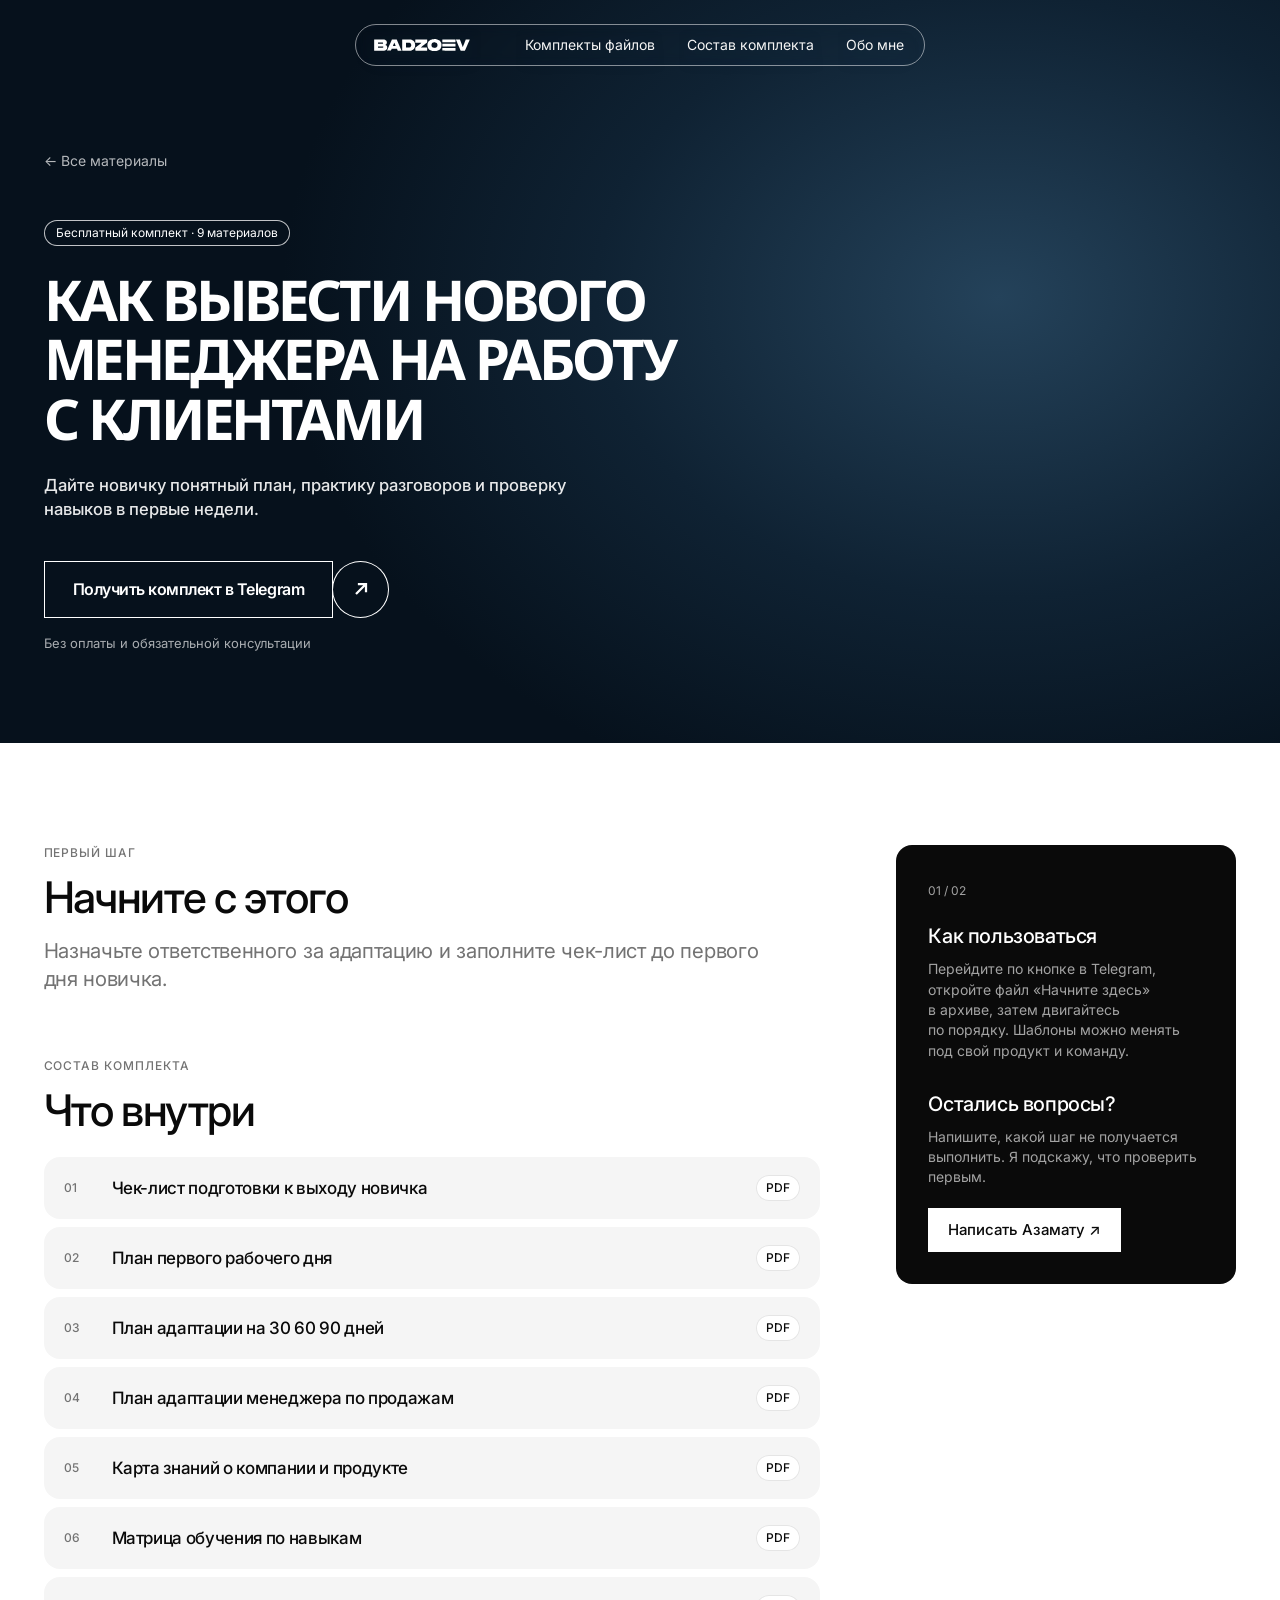
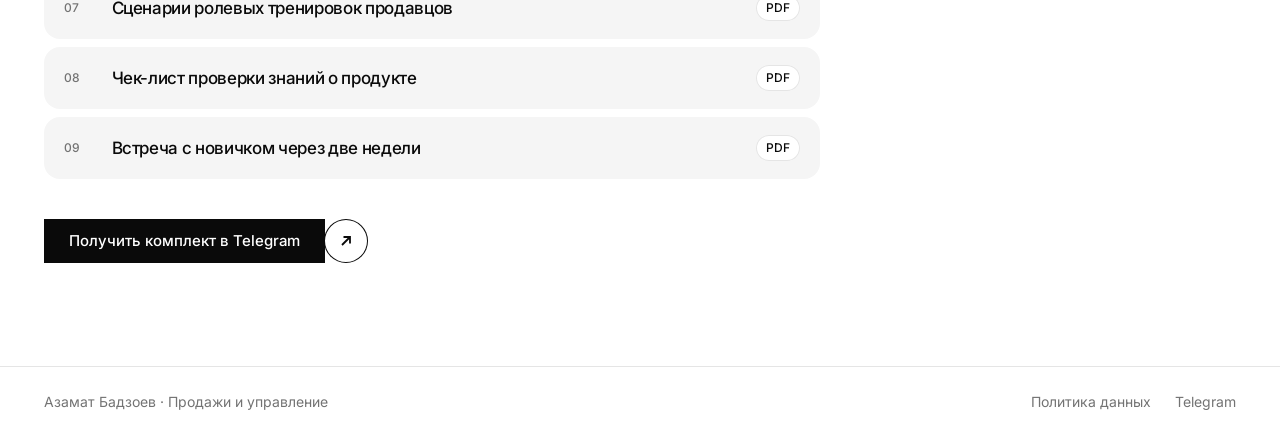
<file: benefits/sales-onboarding.html>
<!doctype html>
<html lang="ru"><head><meta charset="utf-8"><meta name="viewport" content="width=device-width,initial-scale=1">
<title>Как вывести нового менеджера на работу с клиентами — Азамат Бадзоев</title><meta name="description" content="Бесплатные практические материалы для собственников бизнеса по продажам, найму и управлению отделом.">
<link rel="stylesheet" href="../benefits/materials.css"><link rel="stylesheet" href="../benefits/materials-extras.css"><script defer src="../benefits/materials.js"></script></head>
<body><a class="skip" href="#content">К содержанию</a>
<header class="top"><nav class="pill" aria-label="Навигация"><a class="pill__logo" href="../index.html" aria-label="Азамат Бадзоев — главная"><svg xmlns="http://www.w3.org/2000/svg" viewBox="0 0 1331 170" class="brand-mark" data-brand="bold" aria-hidden="true" focusable="false"><path fill="currentColor" fill-rule="evenodd" d="M829.0,1.8C834.0,1.5 839.0,1.3 844.0,1.5C849.0,1.8 857.4,2.4 864.0,3.6C870.6,4.8 881.9,7.9 885.0,8.8C888.1,9.8 891.1,11.3 894.0,12.7C896.9,14.2 900.1,15.9 903.0,17.8C905.9,19.7 910.2,23.1 912.0,24.6C913.8,26.1 915.5,27.7 917.0,29.5C918.5,31.4 922.9,36.9 925.2,41.0C927.5,45.1 930.5,51.5 932.2,57.0C933.9,62.5 934.9,68.3 935.4,74.0C935.9,79.7 936.0,87.9 935.5,94.0C935.0,100.1 932.7,109.6 932.2,112.0C931.6,114.4 930.7,116.7 929.7,119.0C928.7,121.3 925.4,128.4 923.2,132.0C920.9,135.6 918.5,139.1 915.4,142.0C912.3,144.9 905.7,150.3 901.0,153.2C896.3,156.1 891.2,158.4 886.0,160.2C880.8,162.0 871.9,164.2 866.0,165.4C860.1,166.5 854.0,167.2 848.0,167.5C842.0,167.8 833.7,167.8 828.0,167.5C822.3,167.2 816.6,166.5 811.0,165.4C805.4,164.3 796.2,162.0 791.0,160.2C785.8,158.4 780.7,156.1 776.0,153.2C771.3,150.3 764.6,145.1 761.0,141.5C757.4,137.8 754.3,133.1 751.8,129.0C749.4,124.9 747.3,120.5 745.8,116.0C744.4,111.5 742.3,103.5 741.6,97.0C741.0,90.5 741.1,78.4 741.5,73.0C742.0,67.6 744.3,59.0 744.8,57.0C745.3,55.0 746.0,52.9 746.8,51.0C747.7,49.1 750.3,43.3 752.3,40.0C754.2,36.7 756.9,33.1 759.0,30.5C761.1,28.0 764.4,25.0 766.0,23.6C767.6,22.2 769.3,21.0 771.0,19.8C772.7,18.6 774.9,17.0 777.0,15.8C779.1,14.6 783.5,12.2 787.0,10.8C790.5,9.4 798.7,6.8 802.0,5.8C805.3,4.9 808.6,4.1 812.0,3.6C815.4,3.1 824.0,2.2 829.0,1.8ZM3.0,7.7C3.6,7.7 128.6,7.4 134.0,7.5C139.4,7.6 147.9,10.3 150.0,10.8C152.1,11.4 154.1,12.3 156.0,13.3C157.9,14.3 160.9,15.8 163.0,17.6C165.1,19.3 169.9,24.5 171.2,26.0C172.4,27.5 173.4,29.2 174.1,31.0C174.8,32.8 176.9,37.5 177.4,41.0C177.9,44.5 177.7,52.6 177.5,55.0C177.3,57.4 176.7,59.8 175.7,62.0C174.7,64.2 172.2,69.8 169.4,73.0C166.7,76.2 159.5,80.8 159.2,81.0L158.9,82.0C159.2,82.2 165.3,85.4 168.0,87.6C170.7,89.7 173.5,92.1 175.4,95.0C177.4,97.9 180.3,104.8 181.2,107.0C182.0,109.2 182.3,111.6 182.5,114.0C182.6,116.4 182.8,121.9 182.4,125.0C182.0,128.1 181.1,131.5 180.2,134.0C179.2,136.5 178.1,138.9 176.5,141.0C174.9,143.1 169.5,149.0 168.0,150.5C166.5,151.9 164.8,153.1 163.0,154.2C161.2,155.2 157.8,157.2 155.0,158.2C152.2,159.1 146.3,160.8 142.0,161.4C137.7,162.0 130.7,162.0 129.0,162.0C127.3,162.1 125.7,161.5 124.0,161.5C122.3,161.5 44.0,161.5 42.0,161.5C40.0,161.5 37.7,162.5 36.0,162.5C34.3,162.5 32.7,161.6 31.0,161.5C29.3,161.5 11.4,161.5 10.0,161.5C8.6,161.6 7.0,162.4 6.0,162.4C5.0,162.4 3.7,161.8 3.0,161.6L1.7,160.0C1.7,159.3 1.5,157.3 1.5,156.0C1.5,154.7 1.5,11.7 1.5,11.0C1.5,10.3 1.7,9.6 1.7,9.0L3.0,7.7ZM248.0,8.0C249.8,8.0 312.3,7.5 313.0,7.5C313.7,7.5 314.4,7.6 315.0,7.7C315.5,8.1 316.1,8.4 316.4,9.0C316.7,9.6 382.3,159.7 382.5,160.0L382.3,161.0C382.0,161.1 381.5,161.6 381.0,161.6C380.5,161.6 345.0,161.5 343.0,161.5C341.0,161.5 339.0,162.4 337.0,162.5C335.0,162.6 332.2,162.2 331.0,162.1L327.9,160.0C327.4,158.9 319.7,141.0 319.3,140.0C318.8,139.0 318.1,137.6 317.7,137.0C317.2,136.4 316.6,136.1 316.0,135.7L246.0,135.7C245.3,136.3 244.4,136.8 244.0,137.7C243.6,138.5 235.1,158.2 234.7,159.0C234.3,159.8 233.6,160.4 233.0,161.0C232.1,161.0 183.7,161.5 183.0,161.5C182.3,161.5 181.5,161.3 181.0,161.2L180.2,160.0C180.4,159.6 244.2,14.3 245.0,12.6C245.8,10.9 247.0,9.5 248.0,8.0ZM392.0,7.7C392.6,7.7 492.3,7.5 496.0,7.5C499.7,7.5 503.4,8.1 507.0,8.6C510.6,9.2 514.9,10.0 518.0,10.8C521.1,11.6 524.1,12.6 527.0,13.8C529.9,15.1 536.2,18.2 539.0,19.8C541.8,21.5 544.5,23.4 547.0,25.6C549.5,27.7 552.0,30.3 554.2,33.0C556.3,35.7 558.7,39.4 560.2,42.0C561.7,44.6 563.2,47.2 564.2,50.0C565.1,52.8 568.6,66.1 569.4,70.0C570.2,73.9 570.5,78.0 570.5,82.0C570.5,86.0 569.8,95.3 569.4,99.0C569.0,102.7 568.0,106.9 567.2,110.0C566.4,113.1 565.4,116.1 564.2,119.0C562.9,121.9 560.4,126.9 559.2,129.0C558.0,131.1 556.7,133.1 555.2,135.0C553.7,136.9 550.9,139.8 548.5,142.0C546.1,144.2 542.8,147.2 540.0,149.2C537.2,151.1 534.1,152.8 531.0,154.2C527.9,155.6 523.8,157.2 520.0,158.2C516.2,159.2 509.4,161.2 504.0,161.4C498.6,161.5 402.7,161.5 401.0,161.5C399.3,161.5 397.6,162.4 396.0,162.3C394.4,162.2 392.5,161.3 391.5,161.0C391.1,160.0 390.5,159.1 390.5,158.0C390.5,156.9 390.5,13.0 390.5,12.0C390.5,11.0 390.7,9.6 390.7,9.0L392.0,7.7ZM574.0,7.7L736.5,8.0C736.8,9.0 737.5,9.9 737.5,11.0C737.5,12.1 737.5,44.0 737.5,45.0C737.5,46.0 737.5,47.3 737.4,48.0C737.2,48.7 737.0,49.5 736.4,50.0C735.8,50.5 649.4,117.8 649.1,118.0L649.4,119.0C649.8,119.1 651.1,119.5 652.0,119.5C652.9,119.5 735.1,119.7 736.0,119.7L737.5,122.0C737.5,122.9 737.5,158.3 737.5,159.0C737.5,159.7 737.1,160.3 736.9,161.0C736.2,161.1 735.0,161.5 734.0,161.6C733.0,161.6 724.0,161.4 722.0,161.5C720.0,161.6 718.0,162.4 716.0,162.5C714.0,162.6 710.7,162.0 708.0,162.0C705.3,162.0 698.7,162.5 697.0,162.5C695.3,162.4 693.7,161.6 692.0,161.5C690.3,161.4 685.7,161.3 683.0,161.5C680.3,161.7 677.7,162.4 675.0,162.5C672.3,162.5 641.0,162.6 638.0,162.5C635.0,162.4 632.0,161.5 629.0,161.5C626.0,161.5 619.4,162.5 617.0,162.5C614.6,162.5 612.4,161.6 610.0,161.5C607.6,161.4 594.0,161.4 591.0,161.5C588.0,161.6 584.9,162.6 582.0,162.5C579.1,162.4 574.5,161.2 573.5,161.0C573.2,160.0 572.5,159.1 572.5,158.0C572.5,156.9 572.5,124.4 572.5,123.0C572.5,121.6 573.2,120.3 573.6,119.0C574.7,118.1 650.3,58.7 652.0,57.4C653.7,56.1 656.2,53.3 656.6,53.0L656.0,51.8C655.6,51.7 652.7,50.6 651.0,50.5C649.3,50.5 593.3,50.5 590.0,50.5C586.7,50.5 582.0,51.5 580.0,51.5C578.0,51.5 574.6,50.5 574.0,50.4L572.7,49.0C572.7,48.4 572.5,46.3 572.5,45.0C572.5,43.7 572.5,10.9 572.5,10.0L574.0,7.7ZM949.0,7.7L1129.0,7.7L1130.3,9.0C1130.3,9.6 1130.5,11.7 1130.5,13.0C1130.5,14.3 1130.5,42.1 1130.5,43.0L1129.0,45.3L949.0,45.3L947.7,44.0C947.7,43.4 947.5,41.3 947.5,40.0C947.5,38.7 947.5,10.9 947.5,10.0L949.0,7.7ZM1138.0,7.8C1138.8,7.8 1188.0,7.5 1189.0,7.5C1190.0,7.5 1191.0,8.0 1192.0,8.2C1192.4,9.2 1213.7,63.4 1218.2,75.0C1222.6,86.6 1230.7,109.5 1230.9,110.0C1231.1,110.5 1231.6,110.8 1232.0,111.2C1232.4,110.8 1233.8,110.0 1234.2,109.0C1234.5,108.0 1272.6,9.2 1273.0,8.2C1274.0,8.0 1275.0,7.5 1276.0,7.5C1277.0,7.5 1326.5,8.0 1326.9,8.0L1327.4,9.0C1327.3,9.4 1326.7,11.7 1326.2,13.0C1325.6,14.3 1316.9,34.3 1312.3,45.0C1307.7,55.7 1262.4,160.2 1262.0,161.2L1259.0,162.5C1257.9,162.4 1253.0,161.6 1250.0,161.5C1247.0,161.4 1218.0,161.5 1216.0,161.5C1214.0,161.6 1212.0,162.3 1210.0,162.5C1208.0,162.6 1204.1,162.4 1203.0,162.4C1202.2,161.6 1201.0,161.1 1200.5,160.0C1200.1,158.9 1147.4,34.0 1144.8,28.0C1142.3,22.0 1137.6,10.7 1137.3,10.0L1138.0,7.8ZM833.0,46.8C830.7,47.0 828.3,47.3 826.0,47.8C823.7,48.4 820.5,49.1 818.0,50.3C815.5,51.5 810.2,55.0 808.7,56.0C807.3,57.0 806.0,58.3 805.0,59.7C804.0,61.2 800.9,66.5 799.8,69.0C798.7,71.5 797.9,74.2 797.6,77.0C797.4,79.8 797.4,90.2 797.6,93.0C797.9,95.8 799.0,98.9 799.8,101.0C800.6,103.1 801.6,105.1 802.8,107.0C804.0,108.9 805.4,110.9 807.0,112.5C808.6,114.1 811.8,116.4 813.0,117.2C814.2,118.0 815.6,118.7 817.0,119.2C818.4,119.7 824.7,121.7 828.0,122.4C831.3,123.1 836.3,123.5 838.0,123.5C839.7,123.5 841.3,122.8 843.0,122.6C844.7,122.4 847.0,122.6 849.0,122.2C851.0,121.7 857.5,119.8 860.0,118.7C862.5,117.6 865.0,116.0 867.0,114.4C869.0,112.9 871.0,110.8 872.4,109.0C873.9,107.2 875.3,105.2 876.2,103.0C877.1,100.8 878.9,95.8 879.4,92.0C879.9,88.2 879.7,79.8 879.4,77.0C879.1,74.2 878.2,71.5 877.2,69.0C876.1,66.5 874.4,63.8 873.2,62.0C872.0,60.2 870.8,58.4 869.2,57.0C867.6,55.6 864.7,53.1 862.0,51.8C859.3,50.5 852.9,48.3 850.0,47.6C847.1,46.9 843.7,46.6 841.0,46.5C838.3,46.4 835.3,46.6 833.0,46.8ZM56.0,49.7L54.5,52.0C54.5,52.9 54.5,59.7 54.5,61.0C54.5,62.3 54.7,64.4 54.7,65.0L56.0,66.3C56.6,66.3 113.9,66.5 116.0,66.5C118.1,66.4 120.6,64.9 122.0,64.4L125.1,61.0L125.4,55.0L123.0,51.6C121.8,51.0 120.5,49.6 119.0,49.6C117.5,49.6 56.9,49.7 56.0,49.7ZM445.0,50.7L443.7,52.0C443.7,52.6 443.5,53.3 443.5,54.0C443.5,54.7 443.5,114.9 443.5,116.0C443.5,117.1 444.2,118.0 444.5,119.0C445.5,119.0 475.6,119.5 479.0,119.5C482.4,119.5 485.9,119.1 489.0,118.4C492.1,117.7 495.2,116.6 498.0,115.3C500.8,113.9 505.2,110.8 506.0,110.2C506.8,109.6 507.6,108.8 508.2,108.0C508.8,107.2 512.2,101.9 513.2,100.0C514.1,98.1 514.7,96.1 515.2,94.0C515.7,91.9 516.3,87.3 516.5,86.0C516.6,84.7 516.6,83.3 516.4,82.0C516.2,80.7 514.9,74.1 514.2,72.0C513.5,69.9 512.4,67.9 511.2,66.0C510.0,64.1 508.8,62.0 507.0,60.5C505.2,59.0 500.8,56.2 498.0,54.7C495.2,53.3 491.9,52.3 489.0,51.6C486.1,50.9 483.0,50.6 480.0,50.5C477.0,50.5 445.6,50.7 445.0,50.7ZM281.0,51.7C280.8,52.0 279.4,53.8 278.8,55.0C278.3,56.2 262.5,94.3 262.2,95.0L264.0,96.4C264.8,96.4 275.3,96.5 281.0,96.5C286.7,96.5 297.2,96.4 298.0,96.4L299.9,95.0C299.6,94.3 286.0,60.1 285.2,58.0C284.3,55.9 282.3,52.4 282.2,52.0L281.0,51.7ZM949.0,66.7L1129.0,66.7L1130.3,68.0C1130.3,68.6 1130.5,70.7 1130.5,72.0C1130.5,73.3 1130.5,100.1 1130.5,101.0L1129.0,103.3L949.0,103.3L947.7,102.0C947.7,101.4 947.5,99.3 947.5,98.0C947.5,96.7 947.5,69.9 947.5,69.0L949.0,66.7ZM56.0,103.7L54.5,106.0C54.5,106.9 54.4,117.3 54.5,118.0C54.5,118.7 54.9,119.6 55.0,120.0C55.3,120.1 55.6,120.4 56.0,120.4C56.4,120.4 119.2,120.5 121.0,120.5C122.8,120.4 124.7,119.0 126.0,118.4L128.5,115.0L129.1,110.0L126.0,105.6C124.3,104.9 122.8,103.7 121.0,103.6C119.2,103.6 56.9,103.7 56.0,103.7ZM949.0,124.7L1129.0,124.7L1130.5,127.0L1130.5,159.0L1129.0,161.6C1128.0,161.6 1126.3,161.5 1125.0,161.5C1123.7,161.5 1103.7,161.5 1102.0,161.5C1100.3,161.6 1098.7,162.5 1097.0,162.5C1095.3,162.5 1093.0,161.6 1091.0,161.5C1089.0,161.5 1071.7,161.4 1069.0,161.5C1066.3,161.6 1063.4,162.5 1061.0,162.5C1058.6,162.5 1056.4,161.6 1054.0,161.5C1051.6,161.4 1036.0,161.4 1033.0,161.5C1030.0,161.6 1027.0,162.4 1024.0,162.5C1021.0,162.6 1012.7,162.6 1010.0,162.5C1007.3,162.4 1004.0,161.5 1002.0,161.5C1000.0,161.5 998.0,162.3 996.0,162.5C994.0,162.6 991.3,162.7 989.0,162.5C986.7,162.3 984.4,161.6 982.0,161.5C979.6,161.4 949.6,161.3 949.0,161.3L947.7,160.0C947.7,159.4 947.5,157.3 947.5,156.0C947.5,154.7 947.5,127.9 947.5,127.0L949.0,124.7Z"/></svg></a><div class="pill__nav"><a href="index.html#packs">Комплекты файлов</a><a href="#files">Состав комплекта</a><a href="index.html#author">Обо мне</a></div><button class="pill__burger" type="button" data-menu-open aria-label="Открыть меню"><span></span><span></span></button></nav></header>
<div class="menu" id="menu" role="dialog" aria-modal="true" aria-label="Меню" hidden>
  <div class="menu__top"><button class="menu__close" type="button" id="menuClose" aria-label="Закрыть меню"><svg width="20" height="20" viewBox="0 0 20 20" aria-hidden="true"><path d="M4 4l12 12M16 4 4 16" stroke="currentColor" stroke-width="1.6" fill="none"/></svg></button></div>
  <div class="menu__body">
    <nav class="menu__main"><a href="index.html#packs">Комплекты</a><a href="#files">Состав комплекта</a><a href="index.html#how">Как получить</a><a href="index.html#author">Обо мне</a></nav>
    <div class="menu__cols">
      <div><p class="menu__eyebrow">Комплекты</p><a href="sales-leaks.html">Заявки не доходят до сделки</a><a href="hire-rop.html">Нужен сильный РОП</a><a href="sales-onboarding.html">Новички долго входят в работу</a><a href="delegate-sales.html">Продажи зависят от собственника</a></div>
      <div><p class="menu__eyebrow">Связь</p><a href="https://t.me/badzoev_materials_bot?start=all_site_general" class="bot-link" data-code="all" target="_blank" rel="noopener">Бот с материалами</a><a href="https://t.me/azamat_badzoev" target="_blank" rel="noopener">Написать Азамату</a><a href="https://badzoev.ru/">Основной сайт</a></div>
    </div>
  </div>
  <div class="menu__soc">
    <a href="https://www.youtube.com/@azamatsales" target="_blank" rel="noopener" aria-label="YouTube"><img src="../icon-youtube.svg" alt=""></a>
    <a href="https://t.me/azamat_badzoev" target="_blank" rel="noopener" aria-label="Telegram"><img src="../icon-telegram.svg" alt=""></a>
    <a href="https://badzoev.ru/#contact" aria-label="WhatsApp"><img src="../icon-whatsapp.svg" alt=""></a>
  </div>
</div>
<script>(function(){var m=document.getElementById('menu'),c=document.getElementById('menuClose'),last;function o(){last=document.activeElement;m.hidden=false;requestAnimationFrame(function(){m.classList.add('is-open')});document.body.classList.add('is-locked');c.focus()}function x(){if(m.hidden)return;m.classList.remove('is-open');m.hidden=true;document.body.classList.remove('is-locked');if(last)last.focus()}document.querySelectorAll('[data-menu-open]').forEach(function(b){b.addEventListener('click',o)});c.addEventListener('click',x);m.querySelectorAll('a').forEach(function(a){a.addEventListener('click',x)});document.addEventListener('keydown',function(e){if(e.key==='Escape')x()})})();</script>

<main id="content"><section class="pack-hero"><div class="pack-hero-inner"><a class="back" href="index.html">← Все материалы</a><p class="eyebrow">Бесплатный комплект · 9 материалов</p><h1>Как вывести нового менеджера на работу с клиентами</h1><p class="hero-lead">Дайте новичку понятный план, практику разговоров и проверку навыков в первые недели.</p><a class="button button-light bot-link" data-code="so" href="https://t.me/badzoev_materials_bot?start=so_site_general" target="_blank" rel="noopener">Получить комплект в Telegram</a><p class="hero-note">Без оплаты и обязательной консультации</p></div></section>
<section class="section pack-body"><div class="pack-main"><span class="eyebrow">Первый шаг</span><h2>Начните с этого</h2><p class="lead">Назначьте ответственного за адаптацию и заполните чек-лист до первого дня новичка.</p><div class="section-heading list-heading" id="files"><span class="eyebrow">Состав комплекта</span><h2>Что внутри</h2></div><ol class="file-list"><li><span>01</span><div><strong>Чек-лист подготовки к выходу новичка</strong><small>PDF</small></div></li><li><span>02</span><div><strong>План первого рабочего дня</strong><small>PDF</small></div></li><li><span>03</span><div><strong>План адаптации на 30 60 90 дней</strong><small>PDF</small></div></li><li><span>04</span><div><strong>План адаптации менеджера по продажам</strong><small>PDF</small></div></li><li><span>05</span><div><strong>Карта знаний о компании и продукте</strong><small>PDF</small></div></li><li><span>06</span><div><strong>Матрица обучения по навыкам</strong><small>PDF</small></div></li><li><span>07</span><div><strong>Сценарии ролевых тренировок продавцов</strong><small>PDF</small></div></li><li><span>08</span><div><strong>Чек-лист проверки знаний о продукте</strong><small>PDF</small></div></li><li><span>09</span><div><strong>Встреча с новичком через две недели</strong><small>PDF</small></div></li></ol><a class="button button-dark bot-link" data-code="so" href="https://t.me/badzoev_materials_bot?start=so_site_general" target="_blank" rel="noopener">Получить комплект в Telegram</a></div><aside class="aside"><span class="aside-num">01 / 02</span><h3>Как пользоваться</h3><p>Перейдите по кнопке в Telegram, откройте файл «Начните здесь» в архиве, затем двигайтесь по порядку. Шаблоны можно менять под свой продукт и команду.</p><h3>Остались вопросы?</h3><p>Напишите, какой шаг не получается выполнить. Я подскажу, что проверить первым.</p><a href="https://t.me/azamat_badzoev" target="_blank" rel="noopener">Написать Азамату ↗</a></aside></section></main>
<footer class="footer"><span>Азамат Бадзоев · Продажи и управление</span><div><a href="../privacy-policy.html">Политика данных</a><a href="https://t.me/azamat_badzoev" target="_blank" rel="noopener">Telegram</a></div></footer>
<script>(function(){if(location.hash)return;try{history.scrollRestoration="manual"}catch(e){}function top(){window.scrollTo(0,0);var h=document.body&&document.body.firstElementChild;var t=document.querySelector(".pack-hero,.hero");if(t&&t.scrollIntoView)t.scrollIntoView({block:"start"})}top();document.addEventListener("DOMContentLoaded",top);window.addEventListener("load",top);window.addEventListener("pageshow",function(e){if(e.persisted)top()})})();</script>
</body></html>
</file>
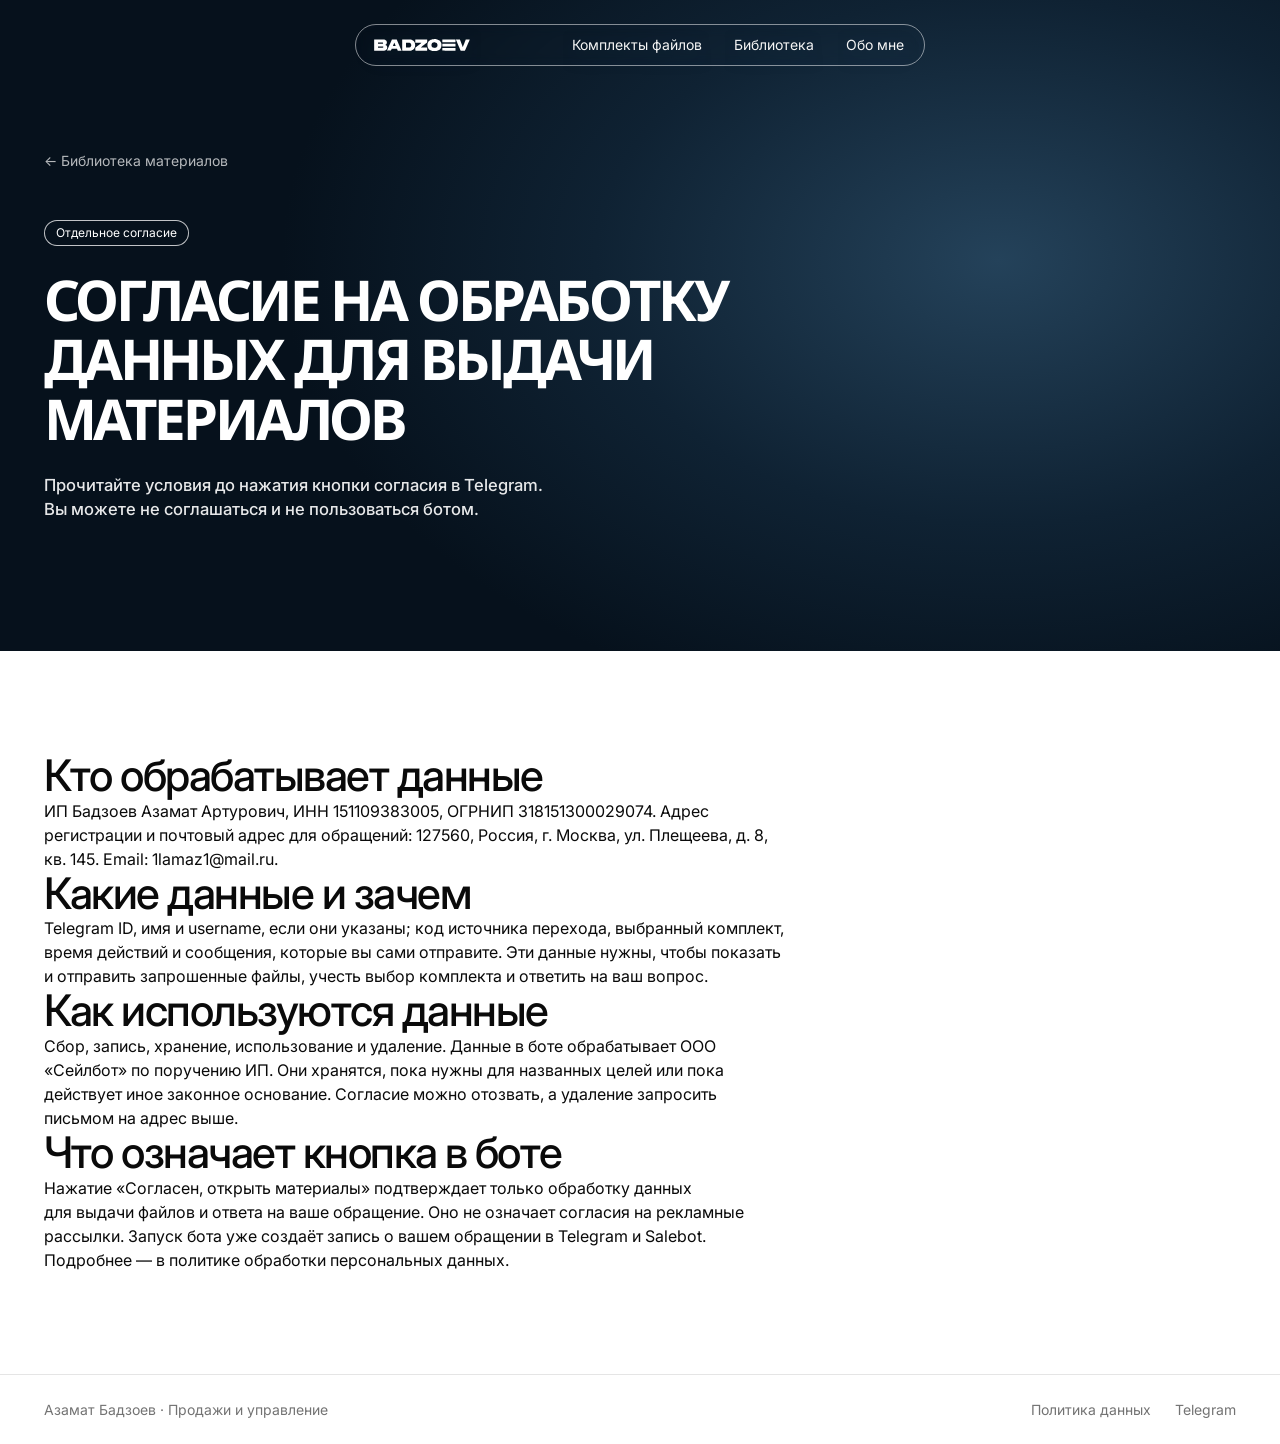
<file: materials/consent.html>
<!doctype html>
<html lang="ru"><head><meta charset="utf-8"><meta name="robots" content="noindex">
<title>Страница переехала — badzoev.ru/benefits</title>
<link rel="canonical" href="https://badzoev.ru/benefits/consent.html">
<meta http-equiv="refresh" content="0; url=../benefits/consent.html">
<script>location.replace('../benefits/consent.html'+location.search+location.hash);</script>
</head><body><p>Страница переехала: <a href="../benefits/consent.html">badzoev.ru/benefits</a></p></body></html>
</file>
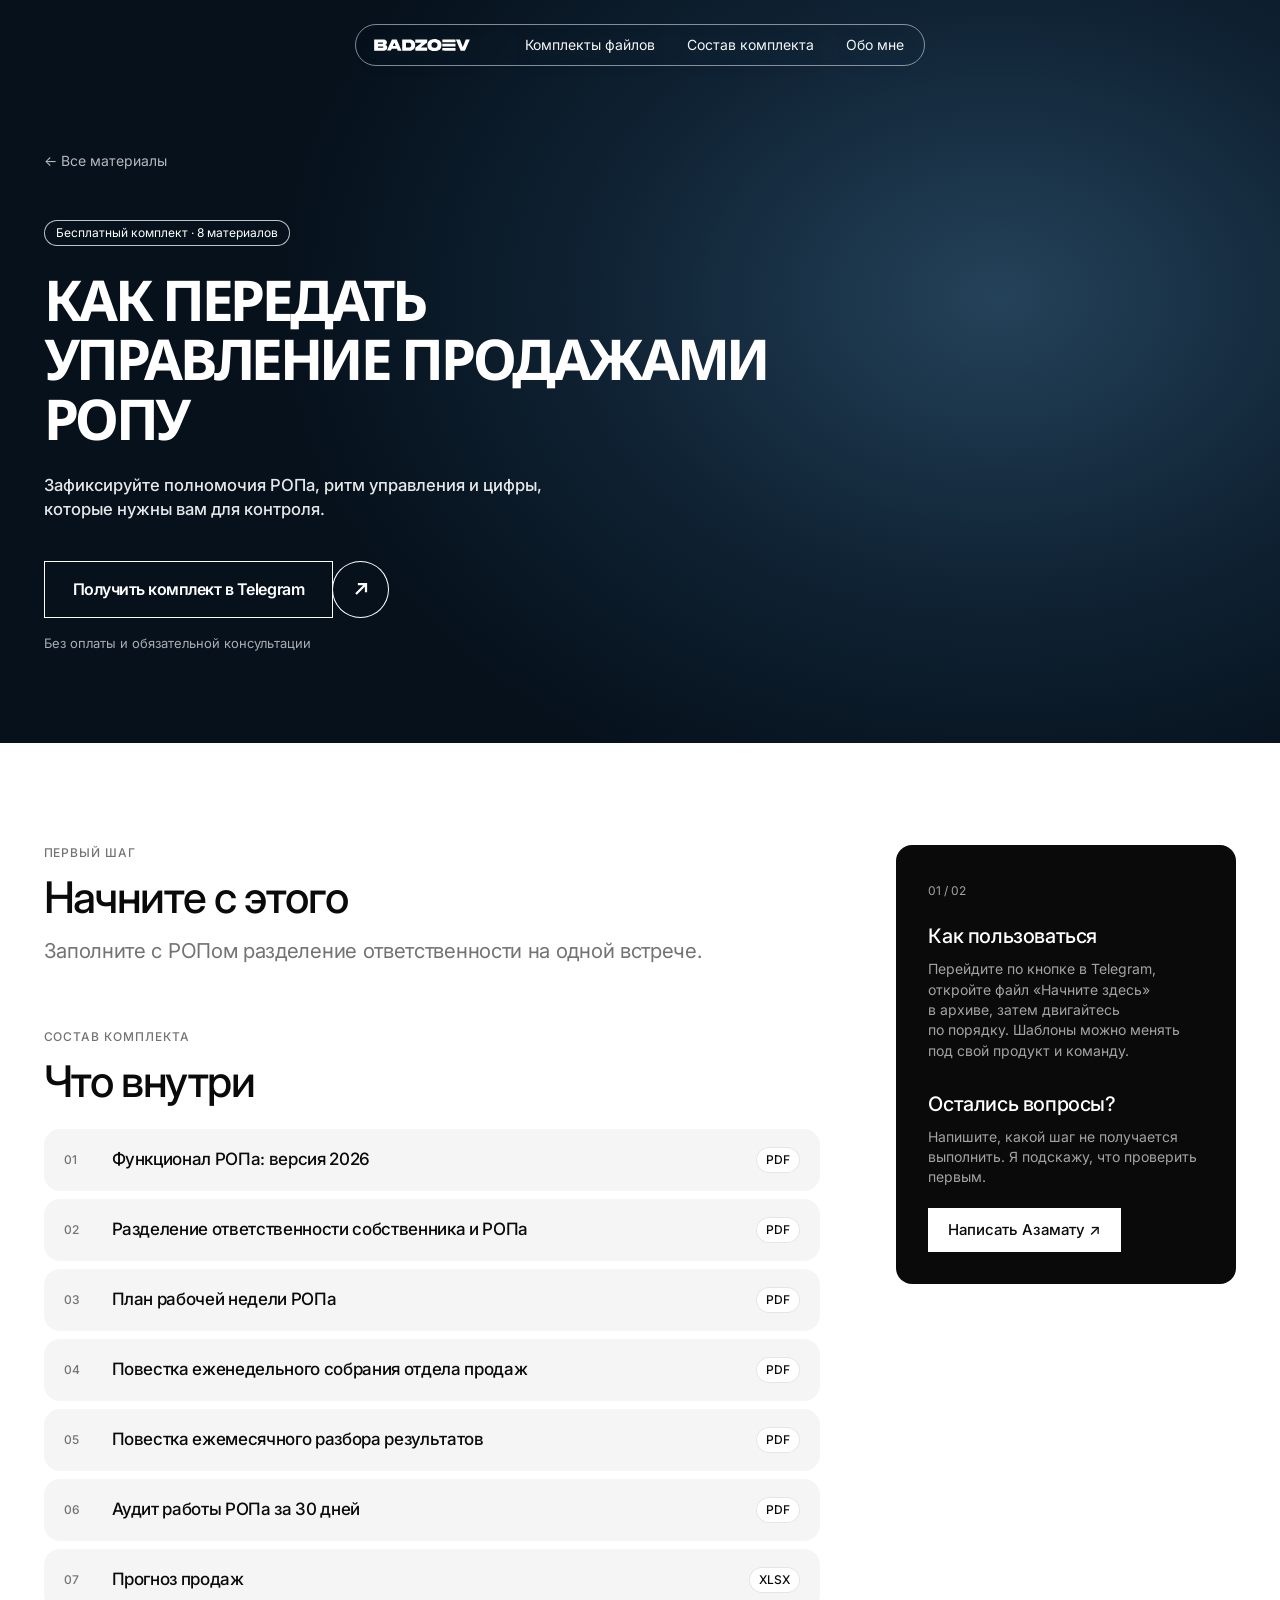
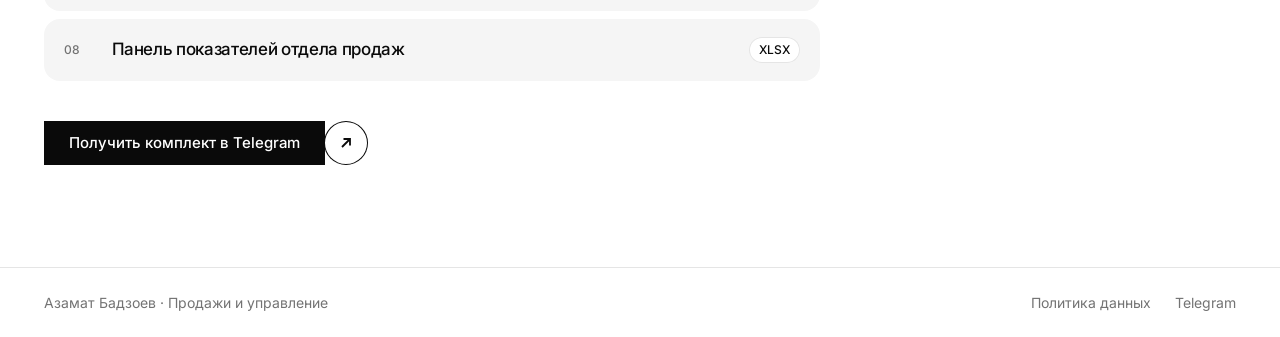
<file: materials/delegate-sales.html>
<!doctype html>
<html lang="ru"><head><meta charset="utf-8"><meta name="robots" content="noindex">
<title>Страница переехала — badzoev.ru/benefits</title>
<link rel="canonical" href="https://badzoev.ru/benefits/delegate-sales.html">
<meta http-equiv="refresh" content="0; url=../benefits/delegate-sales.html">
<script>location.replace('../benefits/delegate-sales.html'+location.search+location.hash);</script>
</head><body><p>Страница переехала: <a href="../benefits/delegate-sales.html">badzoev.ru/benefits</a></p></body></html>
</file>
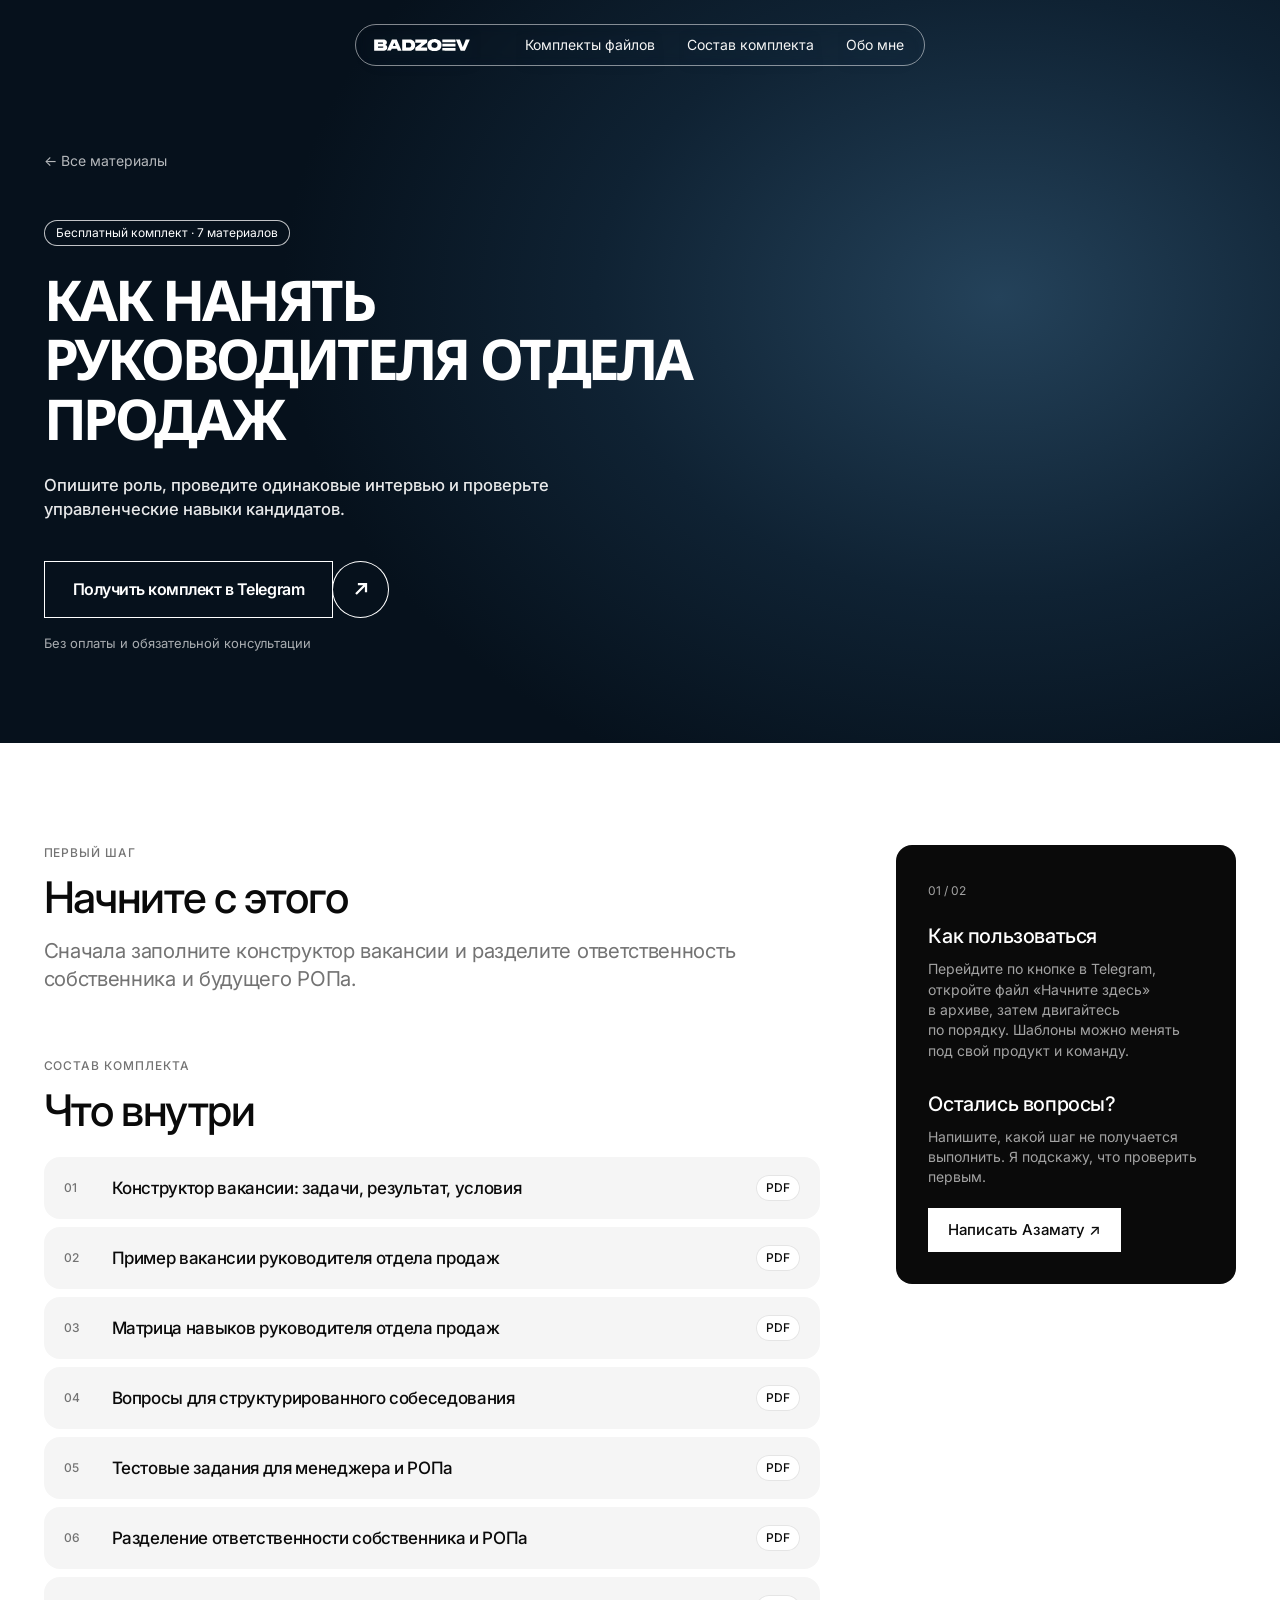
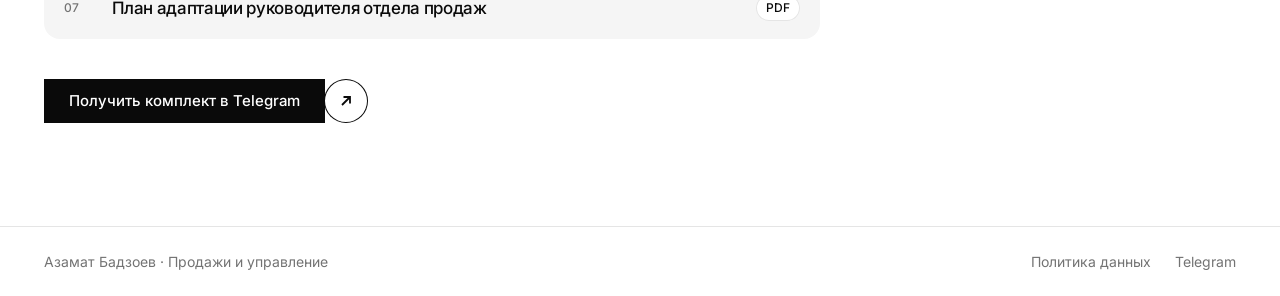
<file: materials/hire-rop.html>
<!doctype html>
<html lang="ru"><head><meta charset="utf-8"><meta name="robots" content="noindex">
<title>Страница переехала — badzoev.ru/benefits</title>
<link rel="canonical" href="https://badzoev.ru/benefits/hire-rop.html">
<meta http-equiv="refresh" content="0; url=../benefits/hire-rop.html">
<script>location.replace('../benefits/hire-rop.html'+location.search+location.hash);</script>
</head><body><p>Страница переехала: <a href="../benefits/hire-rop.html">badzoev.ru/benefits</a></p></body></html>
</file>
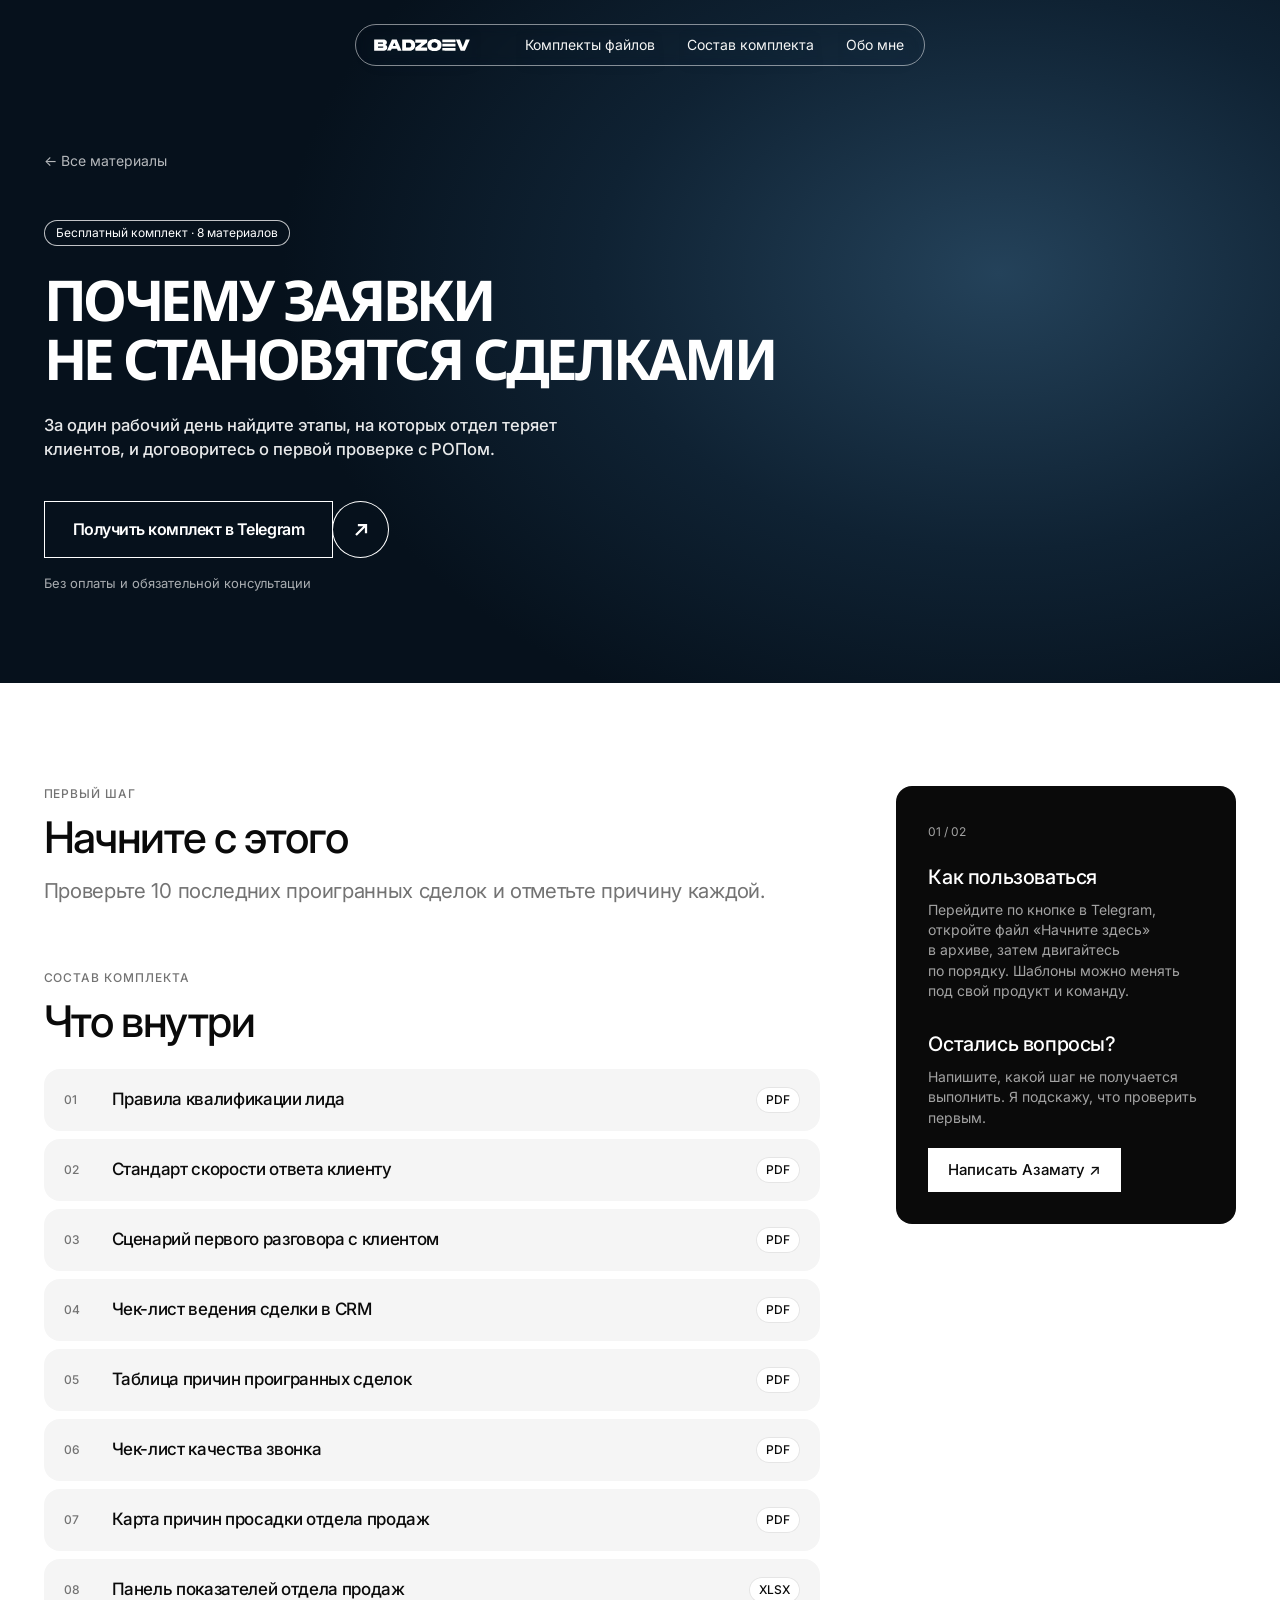
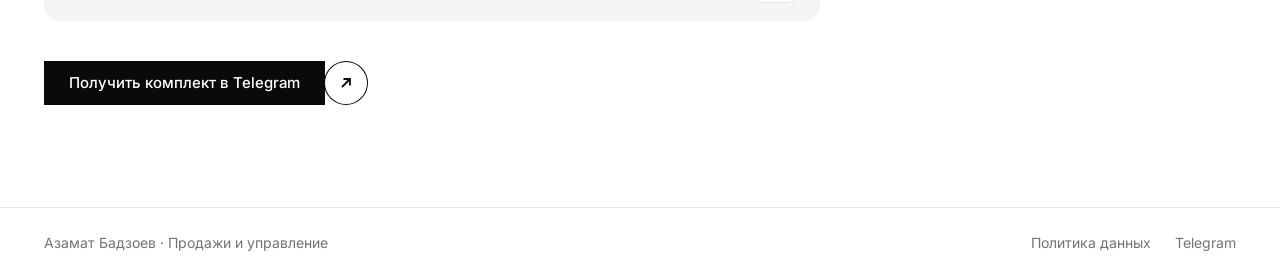
<file: materials/sales-leaks.html>
<!doctype html>
<html lang="ru"><head><meta charset="utf-8"><meta name="robots" content="noindex">
<title>Страница переехала — badzoev.ru/benefits</title>
<link rel="canonical" href="https://badzoev.ru/benefits/sales-leaks.html">
<meta http-equiv="refresh" content="0; url=../benefits/sales-leaks.html">
<script>location.replace('../benefits/sales-leaks.html'+location.search+location.hash);</script>
</head><body><p>Страница переехала: <a href="../benefits/sales-leaks.html">badzoev.ru/benefits</a></p></body></html>
</file>
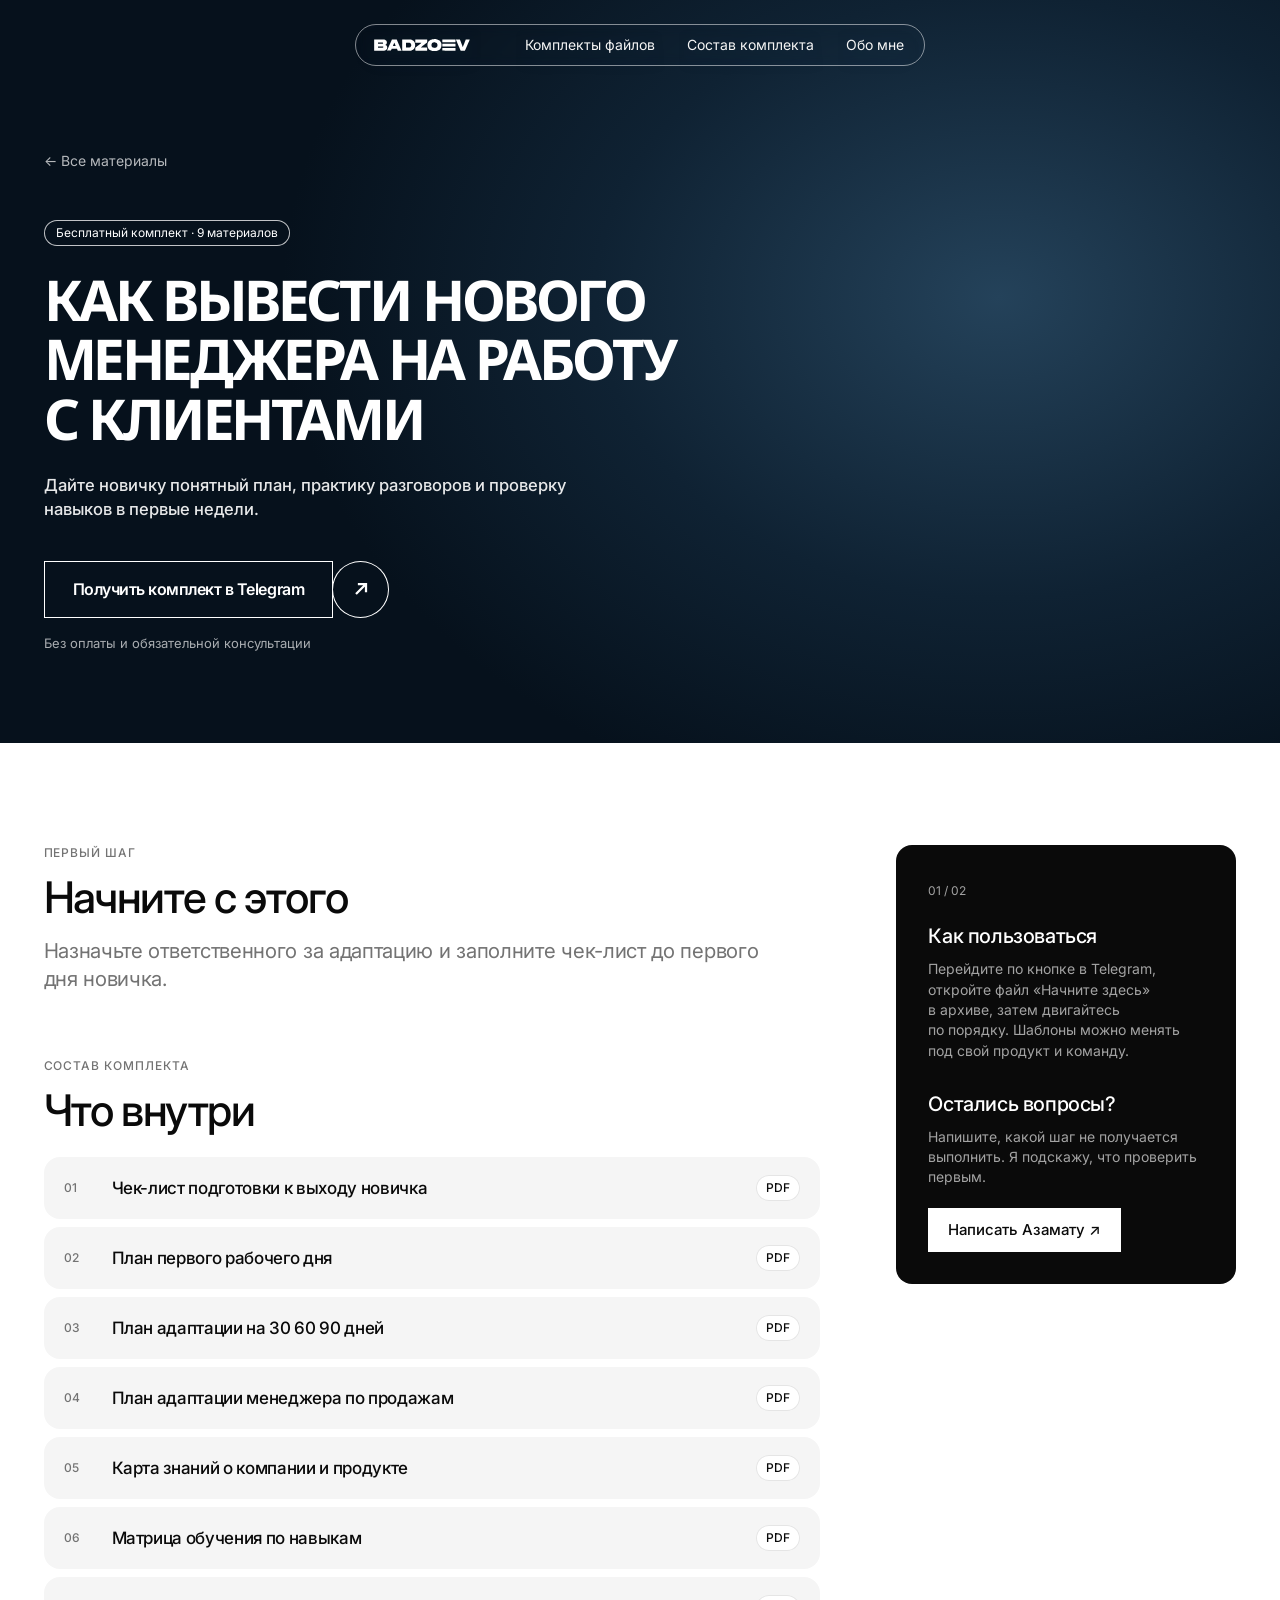
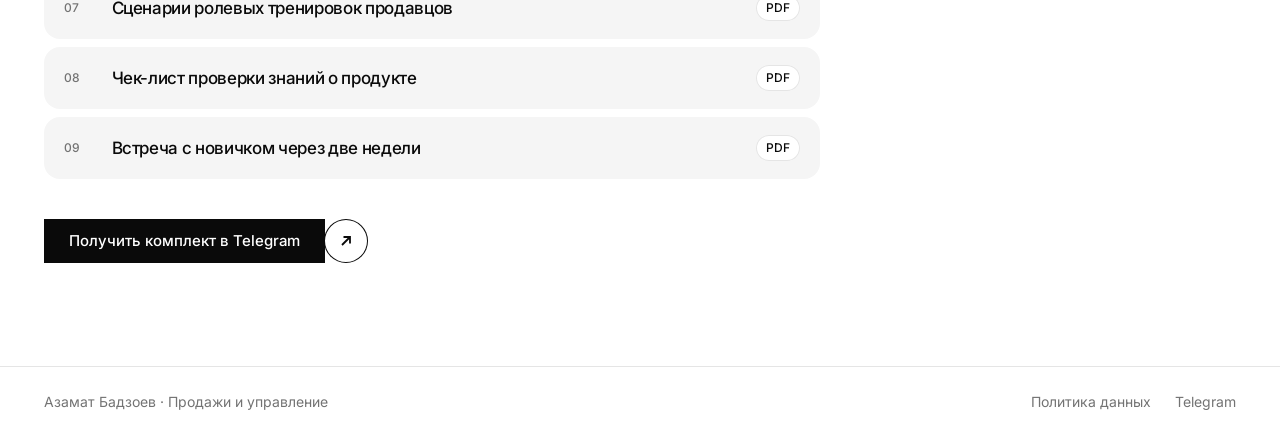
<file: materials/sales-onboarding.html>
<!doctype html>
<html lang="ru"><head><meta charset="utf-8"><meta name="robots" content="noindex">
<title>Страница переехала — badzoev.ru/benefits</title>
<link rel="canonical" href="https://badzoev.ru/benefits/sales-onboarding.html">
<meta http-equiv="refresh" content="0; url=../benefits/sales-onboarding.html">
<script>location.replace('../benefits/sales-onboarding.html'+location.search+location.hash);</script>
</head><body><p>Страница переехала: <a href="../benefits/sales-onboarding.html">badzoev.ru/benefits</a></p></body></html>
</file>
<file: styles.css>
/* ==========================================================================
   badzoev.ru: контент и первый экран из Figma (76:2794), всё остальное в стиле Mono

   Первый экран  тёмный, линии 1px, прямые углы, Noto Sans Bold заглавными
                 (Red Rose и Archivo Narrow кириллицы не содержат, Red Rose остаётся для цифр).
   Остальной сайт  белый фон, Inter, средний вес, плотный трекинг,
                 скругления 12–16px, чёрные кнопки-пилюли, шапка-пилюля.
   Анимации      см. script.js. Все скрытые состояния только под html.motion,
                 поэтому при prefers-reduced-motion страница просто статична.
   ========================================================================== */

:root {
  --bg: #fff;
  --fg: #0a0a0a;
  --muted: #737373;
  --line: #e5e5e5;
  --mist: #f5f5f5;
  --gutter: max(clamp(16px, 3.4vw, 48px), calc((100vw - 1640px) / 2));
  --section-y: clamp(80px, 9vw, 128px);
  --r: 16px;
  --ease: cubic-bezier(.2, .7, .2, 1);
  --ease-slide: cubic-bezier(.86, 0, .07, 1);

  --hero-h1: clamp(30px, 3.22vw, 64px);

  /* заглушки под фото: цвета из портрета */
  --scene-day: linear-gradient(180deg, #4a6072 0%, #8ca0ad 58%, #39505f 100%);
  --scene-dusk: radial-gradient(70% 70% at 50% 62%, #f3e3c8 0%, #a98f72 26%, #4a4a52 58%, #1b2430 100%);
  --scene-night: radial-gradient(60% 55% at 50% 72%, #4d6a84 0%, #1c3347 45%, #0a1826 100%);
  --scene-glow: radial-gradient(80% 90% at 75% 95%, #f4f6f6 0%, #b9c8d0 22%, #5d7a90 45%, #1c3347 72%, #0a1826 100%);
  --scene-steel: linear-gradient(125deg, #bcc6cc 0%, #97a6b1 42%, #4e6880 68%, #6b7e8e 78%, #64778a 100%);
  --scene-orange: linear-gradient(125deg, #ffcdab 0%, #ffae7a 42%, #ff6a0c 68%, #ff7f2a 80%, #ff7a20 100%);
  --accent: #ff6600;
}

*, *::before, *::after { box-sizing: border-box; }
html { scroll-padding-top: 0; -webkit-text-size-adjust: 100%; }
html.motion { scroll-behavior: smooth; }
body {
  margin: 0; background: var(--bg); color: var(--fg);
  font: 400 16px/1.5 Inter, system-ui, sans-serif;
  -webkit-font-smoothing: antialiased; -moz-osx-font-smoothing: grayscale;
  overflow-x: clip;
}
body.is-locked { overflow: hidden; }
img, svg { display: block; }
a { color: inherit; text-decoration: none; }
button { font: inherit; color: inherit; background: none; border: 0; padding: 0; cursor: pointer; text-align: inherit; }
h1, h2, h3, p, ul { margin: 0; padding: 0; }
ul { list-style: none; }
:focus-visible { outline: 2px solid currentColor; outline-offset: 3px; }
.skip { position: absolute; left: -9999px; }
.skip:focus { left: 16px; top: 80px; z-index: 100; background: #fff; color: #000; padding: 10px 16px; }

/* --- Прелоадер ------------------------------------------------------------- */
.loader { display: none; }
.motion .loader { position: fixed; inset: 0; z-index: 100; display: flex; flex-direction: column; align-items: center; justify-content: center; gap: 10px; padding: 16px; background: #fff; color: #0a0a0a; text-align: center; transition: opacity .45s ease; }
.loader.is-done { opacity: 0; pointer-events: none; }
.loader__name { font-size: clamp(32px, 4.4vw, 64px); font-weight: 500; line-height: 1.05; letter-spacing: -.035em; }
.loader__sub { font-size: clamp(14px, 1.2vw, 18px); color: var(--muted); }
.loader p { min-height: 1.05em; white-space: pre-wrap; }
.loader span { display: inline-block; white-space: pre; opacity: 0; filter: blur(14px); animation: typeIn .4s ease-out forwards; }
@keyframes typeIn { to { opacity: 1; filter: blur(0); } }
html.is-loading { overflow: hidden; }

/* --- Типографика Mono ------------------------------------------------------ */
.h2 { font-size: clamp(34px, 4.2vw, 64px); font-weight: 500; line-height: 1.05; letter-spacing: -.035em; }
.h3 { font-size: clamp(24px, 2.4vw, 36px); font-weight: 500; line-height: 1.12; letter-spacing: -.03em; }
.h4 { font-size: 20px; font-weight: 500; letter-spacing: -.02em; margin-bottom: 8px; }
.lead { font-size: clamp(18px, 1.6vw, 22px); line-height: 1.4; letter-spacing: -.015em; }
.muted { color: var(--muted); }
.small { font-size: 14px; line-height: 1.45; }
.eyebrow { font-size: 12px; font-weight: 500; letter-spacing: .08em; text-transform: uppercase; color: var(--muted); }

.btn {
  display: inline-flex; align-items: center; justify-content: center;
  padding: 13px 24px; border-radius: 999px;
  background: var(--fg); color: var(--bg);
  font-size: 15px; font-weight: 500; white-space: nowrap;
  transition: opacity .2s, transform .35s var(--ease), background-color .2s, color .2s;
}
.btn:hover { opacity: .8; }
.btn--s { padding: 8px 16px; font-size: 14px; }
.btn--inv { background: #fff; color: #0a0a0a; }
.btn--line { background: none; color: var(--fg); box-shadow: inset 0 0 0 1px var(--line); }
.btn--line:hover { background: var(--fg); color: var(--bg); opacity: 1; }
.chip { display: inline-block; padding: 5px 12px; border-radius: 999px; background: #fff; font-size: 12px; font-weight: 500; box-shadow: inset 0 0 0 1px var(--line); }
.chip--ink { background: #0a0a0a; color: #fff; box-shadow: inset 0 0 0 1px rgba(255,255,255,.25); }
.chip--line { background: none; box-shadow: inset 0 0 0 1px #0a0a0a; }
.chip--ghost { background: none; color: #fff; box-shadow: inset 0 0 0 1px rgba(255,255,255,.75); font-weight: 400; }

/* Прямоугольная кнопка с круглой стрелкой, как на первом экране */
.act { display: inline-flex; font-size: 15px; font-weight: 500; --c: #0a0a0a; --t: #fff; }
.act--inv { --c: #fff; --t: #0a0a0a; }
.act--orange { --c: var(--accent); --t: #fff; }
.act__l { display: flex; align-items: center; height: 44px; padding: 0 24px; background: var(--c); color: var(--t); white-space: nowrap; transition: opacity .2s; }
.act__c { flex: none; display: grid; place-items: center; width: 44px; height: 44px; border-radius: 50%; color: var(--c); box-shadow: inset 0 0 0 1px var(--c); transition: background-color .25s, color .25s, transform .35s var(--ease); }
.act:hover .act__l { opacity: .85; }
.act:hover .act__c { background: var(--c); color: var(--t); transform: rotate(45deg); }

/* --- Шапка-пилюля: всегда на экране -------------------------------------------- */
.pill {
  position: fixed; top: 24px; left: 50%; z-index: 40;
  width: min(90%, 732px); height: 42px;
  display: flex; align-items: center; justify-content: space-between;
  padding: 0 193px 0 21px;
  border-radius: 999px; border: 1px solid rgba(255, 255, 255, .5);
  background: rgba(255, 255, 255, .8);
  -webkit-backdrop-filter: blur(12px); backdrop-filter: blur(12px);
  box-shadow: 0 0 0 1px rgba(14,63,126,.04), 0 1px 1px -.5px rgba(42,51,69,.04), 0 3px 3px -1.5px rgba(42,51,70,.04), 0 6px 6px -3px rgba(42,51,70,.04), 0 12px 12px -6px rgba(14,63,126,.04), 0 24px 24px -12px rgba(14,63,126,.04);
  transform: translateX(-50%);
  color: #0a0a0a;
  transition: width .5s var(--ease), padding .5s var(--ease), background-color .35s, color .35s, box-shadow .35s;
}
/* первый экран: только рамка и белый текст, без кнопки */
.pill.no-blur { background: rgba(255,255,255,.94); -webkit-backdrop-filter: none; backdrop-filter: none; }
.pill.is-hero { width: min(90%, 570px); padding-right: 21px; background: transparent; color: #fff; box-shadow: none; -webkit-backdrop-filter: none; backdrop-filter: none; }
.pill.is-hero .pill__nav, .pill.is-hero .pill__nav a { color: #fff; }
.pill.is-hero .pill__nav a:hover, .pill.is-hero .pill__logo:hover { color: #aeb5bd; }
.pill.is-hero .pill__cta { opacity: 0; pointer-events: none; visibility: hidden; }
.pill__cta { position: absolute; right: 2px; top: 2px; transition: opacity .35s, visibility .35s; }
.pill__logo { display: flex; align-items: center; flex: 0 0 auto; width: 96px; max-width: 52vw; transition: color .2s; }
.brand-mark { display: block; width: 100%; height: auto; overflow: visible; }
.pill__logo .brand-mark { flex: none; }
.pill__nav { display: flex; gap: 32px; font-size: 14px; color: var(--muted); transition: color .35s; }
.pill__nav a { transition: color .2s; }
.pill__nav a:hover { color: #0a0a0a; }
.pill .btn { padding: 0 24px; height: 36px; font-size: 15px; }
.pill__burger { display: none; width: 36px; height: 36px; position: relative; }
.pill__burger span { position: absolute; left: 9px; right: 9px; height: 1.5px; background: currentColor; }
.pill__burger span:first-child { top: 14px; }
.pill__burger span:last-child { top: 21px; }

/* --- Меню: крестик слева, всё умещается в один экран ------------------------- */
.menu {
  position: fixed; inset: 0; z-index: 70; background: #fff; color: #0a0a0a;
  display: flex; flex-direction: column; gap: clamp(16px, 3vh, 32px);
  overflow-y: auto; padding: 24px 35px 32px 24px;
  opacity: 0; transition: opacity .3s;
}
.menu[hidden] { display: none; }
.menu.is-open { opacity: 1; }
.menu__top { position: relative; flex: none; display: flex; align-items: center; height: 42px; }
.menu__top .pill__logo { position: absolute; left: 50%; transform: translateX(-50%); }
.menu__close { display: inline-flex; align-items: center; gap: 8px; height: 42px; padding: 0; background: none; color: #0a0a0a; font-size: 14px; font-weight: 500; transition: color .2s; }
.menu__close:hover, .menu__close:focus-visible { color: var(--muted); outline: none; }
.menu__soc { display: none; }
.m-only { display: none; }
.menu__body { flex: 1; min-height: 0; display: flex; justify-content: space-between; align-items: flex-end; gap: 48px; }
.menu__main { flex: 1; display: flex; flex-direction: column; }
.menu__main a {
  padding: clamp(6px, 1.1vh, 10px) 0; border-bottom: 1px solid var(--line);
  font-size: min(6vw, 10vh, 84px); font-weight: 500; line-height: 1.06; letter-spacing: -.04em;
  transition: padding-left .4s var(--ease), color .2s;
}
.menu__main a:hover { padding-left: 16px; color: var(--muted); }
.menu__cols { flex: none; display: flex; gap: 48px; color: var(--muted); }
.menu__cols .eyebrow { margin-bottom: 12px; }
.menu__cols button { display: block; padding: 3px 0; font-size: 14px; color: var(--muted); transition: color .2s; }
.menu__cols button:hover { color: #0a0a0a; }

/* Услуга внутри меню: на весь экран, текст слева, «Закрыть» справа сверху */
.msvc { position: fixed; inset: 0; z-index: 1; overflow-y: auto; background: #fff; padding: 24px 35px 48px 24px; opacity: 0; transition: opacity .3s; }
.msvc[hidden] { display: none; }
.msvc.is-open { opacity: 1; }
.msvc__close { position: sticky; top: 0; float: right; z-index: 2; }
.msvc__body { width: min(760px, 100%); padding-top: 48px; }
.msvc .d-title { padding-right: 0; font-size: clamp(32px, 3.6vw, 56px); }

/* --- Первый экран ---------------------------------------------------------- */
.hero-track { position: relative; height: 300vh; height: 300svh; background: #fff; }
.hero-stage { position: sticky; top: 0; height: 100vh; height: 100svh; min-height: 640px; overflow: hidden; background: #fff; }
.hero-row { position: absolute; inset: 0; display: flex; justify-content: center; align-items: stretch; }
.hero-center { position: relative; flex: 0 0 auto; width: 100%; overflow: hidden; background: #0a1826; will-change: width; }
.hero-photo { position: absolute; inset: 0; width: 100%; height: 100%; object-fit: cover; object-position: 50% 0; transform: scale(1.004); }
/* у исходника тонкая светлая рамка по краю - лёгкое увеличение прячет её */
.hero-side { flex: 0 0 auto; width: 0; display: flex; gap: 6px; opacity: 0; will-change: transform, width; }
.strip { flex: 1; height: 100%; }
.strip--1, .strip--2, .strip--3, .strip--4 { background: #0a1826 center / cover no-repeat; }
.strip--1 { background-image: url(strip-1.jpg); }
.strip--2 { background-image: url(strip-2.jpg); }
.strip--3 { background-image: url(strip-3.jpg); }
.strip--4 { background-image: url(strip-4.jpg); }

.hero-over { position: absolute; inset: 0; color: #fff; font-family: 'Archivo Narrow', 'Noto Sans', system-ui, sans-serif; }
.topbar {
  position: absolute; inset: 24px 35px auto 24px; height: 42px;
  display: flex; justify-content: space-between; align-items: center;
}
.seg {
  display: inline-flex; align-items: center; justify-content: center; gap: 8px;
  height: 42px; padding: 0 10px; color: #fff;
  border: 1px solid rgba(255,255,255,.5); border-radius: 999px;
  transition: background-color .25s, color .25s;
}
.seg:hover { background: rgba(255,255,255,.18); }
.menu-btn { width: 87px; font: 400 14px/1 Inter, sans-serif; }
.menu-btn__icon { position: relative; width: 16px; height: 16px; flex: none; }
.menu-btn__icon::before, .menu-btn__icon::after { content: ''; position: absolute; left: 2px; height: 1px; background: currentColor; }
.menu-btn__icon::before { top: 6px; width: 12px; }
.menu-btn__icon::after { top: 9px; width: 7px; }
.seg--phone { width: 42px; padding: 0; }

.hero-copy { position: absolute; left: 24px; top: 158px; width: min(12.6em, 44vw); font-size: var(--hero-h1); }
.hero-h1 { font: 700 1em/1.07 'Noto Sans', system-ui, sans-serif; letter-spacing: -.07em; text-transform: uppercase; }
.hero-hint { margin-top: 28px; max-width: 290px; font-size: 14px; font-weight: 600; line-height: 1.45; }
.motion .hero-hint { animation: flyUp .6s cubic-bezier(.2, .7, .2, 1) backwards; animation-delay: .44s; }
html.is-loading .hero-hint { animation-play-state: paused; }
.hero-lead { margin-top: 19px; max-width: 454px; font-size: 14px; font-weight: 600; line-height: 1.45; }
.hero-cta { display: inline-flex; margin-top: 40px; font-size: 16px; }
.hero-cta__label {
  display: flex; align-items: center; justify-content: center; min-width: 280px; height: 57px; padding: 0 28px;
  border: 1px solid #fff; font-weight: 600; line-height: 1.2; letter-spacing: -.04em; white-space: nowrap;
  transition: background-color .25s, color .25s;
}
.circle { flex: none; display: grid; place-items: center; width: 57px; height: 57px; border-radius: 50%; color: #fff; box-shadow: inset 0 0 0 1px #fff; transition: background-color .25s, color .25s, transform .35s var(--ease); }
.hero-cta:hover .hero-cta__label { background: #fff; color: #040404; }
.hero-cta:hover .circle { background: #fff; color: #040404; transform: rotate(45deg); }
.hero-res { position: absolute; top: 158px; right: 35px; width: 380px; }
.hero-res__head { display: flex; justify-content: space-between; align-items: center; padding-bottom: 20px; font-size: 16px; font-weight: 600; letter-spacing: -.04em; transition: opacity .2s; }
.hero-res__head:hover { opacity: .7; }
.hero-res__item { padding: 24px 0; border-top: 1px solid rgba(255,255,255,.25); }
.hero-res__item:last-child { padding-bottom: 0; }
.hero-res__name { font-size: 15px; font-weight: 700; }
.hero-res__latin { font-family: Inter, sans-serif; }
.hero-res__tag { display: inline-block; margin-left: 8px; padding: 3px 10px; border-radius: 99px; background: rgba(255,255,255,.18); font-size: 12px; font-weight: 600; line-height: 1.3; vertical-align: 1px; }
.hero-res__v { margin-top: 6px; font: 700 44px/1.2 Inter, sans-serif; letter-spacing: -.02em; white-space: nowrap; }
.hero-res__cap { margin-top: 6px; font-size: 15px; line-height: 1.33; opacity: .8; }
.hero-card {
  position: absolute; right: 35px; bottom: 18px; width: 380px; padding: 10px;
  display: flex; gap: 24px; align-items: center;
  border-radius: 22px; background: #fff; color: #000;
  transition: transform .35s var(--ease);
}
.hero-card:hover { transform: translateY(-6px); }
.hero-card__thumb { flex: none; width: 96px; height: 98px; border-radius: 17px; overflow: hidden; }
.hero-card__thumb img { display: block; width: 96px; height: 98px; }
.hero-card__text { display: flex; flex-direction: column; gap: 10px; }
.hero-card__title { font-size: 16px; font-weight: 600; line-height: 1.2; letter-spacing: -.04em; }
.hero-card__more { font-size: 12px; line-height: 1.2; letter-spacing: -.04em; }
.hero-foot {
  position: absolute; inset: auto 0 0; height: 64px; padding: 0 24px;
  display: flex; align-items: center; gap: 25.5px;
}
.hero-foot a { transition: opacity .2s; }
.hero-foot a:hover { opacity: .6; }
.hero-foot img { width: 24.648px; height: 24.648px; }

/* появление букв */
.ltr-word { display: inline-block; white-space: nowrap; }
.ltr { display: inline-block; }
.motion .ltr { opacity: 0; animation: slideUp .8s ease-out forwards; animation-delay: var(--d, 0s); }
.motion [data-letters-view]:not(.is-in) .ltr { animation: none; }
@keyframes slideUp { from { opacity: 0; transform: translateY(100%); } to { opacity: 1; transform: none; } }
/* Первый экран: всё быстро вылетает снизу. Без forwards, чтобы после анимации работал ховер карточки */
.motion .hero-h1, .motion .hero-lead, .motion .hero-cta, .motion .hero-res__head, .motion .hero-res__item, .motion .hero-card, .motion .hero-foot { animation: flyUp .6s cubic-bezier(.2, .7, .2, 1) backwards; animation-delay: var(--fly, .2s); }
.motion .hero-h1 { --fly: 0s; animation-duration: .7s; }
.motion .hero-res__head { --fly: .1s; }
.motion .hero-res__item { --fly: .18s; }
.motion .hero-res__item:last-child { --fly: .26s; }
.motion .hero-lead { --fly: .3s; }
.motion .hero-cta { --fly: .38s; }
.motion .hero-card { --fly: .42s; }
.motion .hero-foot { --fly: .5s; }
.motion .topbar, .motion .pill { animation: fadeIn .5s ease backwards; }
@keyframes flyUp { from { opacity: 0; transform: translateY(56px); } to { opacity: 1; transform: none; } }
@keyframes fadeIn { from { opacity: 0; } to { opacity: 1; } }
html.is-loading .ltr, html.is-loading .hero-h1, html.is-loading .hero-lead, html.is-loading .hero-cta, html.is-loading .hero-res__head, html.is-loading .hero-res__item, html.is-loading .hero-card, html.is-loading .hero-foot, html.is-loading .topbar, html.is-loading .pill { animation-play-state: paused; }

/* --- Переворот ------------------------------------------------------------- */
.flip-track { position: relative; height: 320vh; background: #fff; }
.flip-stage { position: sticky; top: 0; height: 100vh; height: 100svh; overflow: hidden; perspective: 1000px; display: grid; place-items: center; }
.flip-item {
  grid-area: 1 / 1; text-align: center; padding: 0 var(--gutter);
  transform-style: preserve-3d; backface-visibility: hidden; will-change: transform, opacity;
}
.motion .flip-track { height: 360vh; }
.motion .flip-item { opacity: 0; transform: rotateX(-90deg); transition: transform .65s cubic-bezier(.2, .7, .2, 1), opacity .4s ease; }
.motion .flip-item.is-cur { opacity: 1; transform: none; }
.motion .flip-item.is-past { opacity: 0; transform: rotateX(90deg); }
.flip-big { font-size: clamp(56px, 9.3vw, 170px); font-weight: 500; line-height: 1; letter-spacing: -.05em; white-space: nowrap; }
.flip-cap { margin-top: 16px; font-size: clamp(16px, 1.6vw, 22px); color: var(--muted); letter-spacing: -.01em; }

/* --- Текст, проявляющийся по словам ---------------------------------------- */
.manifest { padding: clamp(40px, 8vw, 96px) var(--gutter) var(--section-y); }
.blur-text { max-width: 1040px; margin: 0 auto; font-size: clamp(26px, 3.3vw, 48px); font-weight: 500; line-height: 1.22; letter-spacing: -.03em; }
.blur-text .w { display: inline-block; margin-right: .26em; will-change: opacity, filter; }

/* --- Цифры: появляются по очереди, числа досчитываются ---------------------- */
.facts { padding: clamp(72px, 8vw, 120px) var(--gutter); }
.facts__grid { display: grid; grid-template-columns: repeat(3, 1fr); gap: clamp(36px, 4vw, 56px) 24px; max-width: 1240px; margin: 0 auto; }
.fact { text-align: center; }
.fact__big { font-size: clamp(36px, 3.6vw, 54px); font-weight: 500; line-height: 1.02; letter-spacing: -.04em; }
.fact__num { font-variant-numeric: tabular-nums; }
.fact__cap { margin-top: 10px; font-size: 13px; color: var(--muted); }
.motion .fact.r-up { transform: translateY(40px); }
.motion .fact.r-up.is-in { transform: none; }

/* --- Секции ---------------------------------------------------------------- */
/* clip, а не hidden: иначе сдвиг блоков при появлении расширяет страницу, а hidden сломал бы sticky */
.section { padding: var(--section-y) var(--gutter); overflow-x: clip; }
.head { max-width: 1100px; margin-bottom: clamp(32px, 4vw, 56px); }
.head .eyebrow { margin-bottom: 14px; }
.head--tight { margin-bottom: 28px; }
.head--tight .h3 { margin-bottom: 8px; }
.head--row { max-width: none; display: flex; justify-content: space-between; align-items: flex-end; gap: 24px; flex-wrap: wrap; }
.head__sub { margin-top: 20px; max-width: 460px; font-size: 14px; line-height: 1.45; }
.head--first { align-items: flex-start; }
.after { margin-top: 32px; }

.section--ink { --fg: #fff; --bg: #000; --muted: #a3a3a3; --line: #2a2a2a; --mist: #141414; background: #000; color: #fff; }

/* появление */
.motion .r-up, .motion .r-left, .motion .r-right { opacity: 0; transition: opacity .8s ease-out, transform .8s ease-out; transition-delay: var(--d, 0s); }
.motion .r-up { transform: translateY(60px); }
.motion .r-left { transform: translateX(-60px); }
.motion .r-right { transform: translateX(60px); }
.motion .is-in { opacity: 1; transform: none; }
/* Обо мне: сначала справа вылетает фото, за ним текст */
.motion .about__photo.r-left:not(.is-in), .motion .about__body.r-right:not(.is-in) { transform: translateX(30vw); }
.motion .about__photo.r-left, .motion .about__body.r-right { transition-duration: 1s; transition-timing-function: cubic-bezier(.16, 1, .3, 1); will-change: transform, opacity; backface-visibility: hidden; }
.motion .about__photo.r-left { transition-delay: 0s; }
.motion .about__body.r-right { transition-delay: .35s; }

/* Заглушка-сцена */
.scene { position: relative; overflow: hidden; background: #0a1826; color: #fff; }
.scene--day { background: var(--scene-day); }
.scene--dusk { background: var(--scene-dusk); }
.scene--night { background: var(--scene-night); }
.scene--glow { background: var(--scene-glow); }
.scene--deep { background: radial-gradient(70% 95% at 25% 85%, #4a6a86 0%, #1e3850 42%, #0d1b2b 100%); }
.scene--steel { background: var(--scene-steel); }
.scene--orange { background: var(--scene-orange); }

/* Две задачи */
.first { flex: none; display: flex; align-items: center; gap: 20px; width: 443px; padding: 9px; border-radius: var(--r); box-shadow: inset 0 0 0 1px var(--line); transition: background-color .25s; }
.first:hover { background: var(--mist); }
.first__thumb { flex: none; display: grid; place-items: center; width: 99px; height: 116px; border-radius: var(--r); background: linear-gradient(180deg, #24394b 0%, #4a6072 45%, #7d909e 78%, #b4bfc6 100%); }
.first__body { display: flex; flex-direction: column; }
.first__label { font-size: 14px; color: var(--muted); }
.first__title { margin-top: 8px; font-size: 20px; font-weight: 500; letter-spacing: -.02em; }
.first__text { max-width: 278px; margin-top: 6px; font-size: 14px; line-height: 1.45; color: var(--muted); }
.bento { display: grid; grid-template-columns: repeat(2, 1fr); gap: 16px; }
.task { display: flex; flex-direction: column; align-items: flex-start; gap: 8px; padding: 40px; border-radius: var(--r); min-height: 637px; }
.task--ink { background: #0a0a0a; color: #fff; }
.task--mist { background: var(--mist); }
.task .h3 { margin-top: auto; padding-top: 48px; }
.task__text { color: var(--muted); max-width: 40em; }
.task--ink .task__text { color: #8c8c8c; }
.ticks { width: 100%; margin: 24px 0 32px; }
.ticks li { padding: 13px 0 13px 28px; border-top: 1px solid rgba(128,128,128,.25); position: relative; }
.ticks li::before { content: ''; position: absolute; left: 3px; top: 19px; width: 12px; height: 7px; border-left: 1.5px solid currentColor; border-bottom: 1.5px solid currentColor; transform: rotate(-45deg); }

/* Продукты */
.products { display: grid; grid-template-columns: repeat(3, 1fr); gap: 48px 24px; }
.product { display: flex; flex-direction: column; gap: 12px; }
.product[hidden] { display: none; }
.product__open { flex: 1; display: flex; flex-direction: column; gap: 10px; width: 100%; }
.product__img { display: block; aspect-ratio: 4 / 3; border-radius: var(--r); margin-bottom: 8px; transition: transform .7s var(--ease); }
.product__chip { position: absolute; left: 20px; top: 20px; }
.product__title { position: absolute; left: 20px; right: 20px; bottom: 16px; font-size: clamp(30px, 2.9vw, 44px); font-weight: 500; letter-spacing: -.035em; line-height: 1.09; }
.product:hover .product__img { transform: scale(.985); }
.product__row { display: flex; justify-content: space-between; gap: 16px; align-items: baseline; padding: 0 8px; font-size: 20px; font-weight: 500; letter-spacing: -.02em; }
.product__row span:last-child { white-space: nowrap; }
.product__desc { padding: 0 8px; color: var(--muted); font-size: 15px; }
.product__cta { align-self: flex-start; margin-left: 8px; font-size: 14px; transition: opacity .2s; }
.product__cta:hover { opacity: .6; }

.stats { display: grid; grid-template-columns: repeat(4, 1fr); margin-top: clamp(64px, 6vw, 88px); }
.stats > div { display: flex; flex-direction: column; padding: 12px; text-align: center; }
.stats__v { margin-top: auto; padding-top: 8px; font-size: clamp(28px, 3vw, 44px); font-weight: 500; letter-spacing: -.035em; line-height: 1.1; }

/* --- Результаты ------------------------------------------------------------ */
.results-track { position: relative; height: 480vh; background: #000; }
.results-stage { position: sticky; top: 0; height: 100vh; height: 100svh; overflow: hidden; display: flex; justify-content: center; gap: 8px; background: #000; padding: 6px 0; }
.results-center { position: relative; flex: 0 0 auto; width: 100%; overflow: hidden; will-change: width; }
.res-layer { position: absolute; inset: 0; background: #000; }
.res-layer img { width: 100%; height: 100%; object-fit: cover; object-position: 50% 0; }
.res-layer::after { content: ''; position: absolute; inset: 0; background: rgba(0,0,0,.6); }
.res-layer--a { overflow: hidden; }
.res-layer--a img { transform: scale(1.3); transform-origin: 50% 0; }
.res-layer--c::after { background: rgba(0,0,0,.7); }
.results-side { flex: 0 0 auto; width: 0; opacity: 0; will-change: width, transform; }
.results-side .res-layer { position: relative; inset: auto; height: 100%; }
.results-phrase { position: absolute; inset: 0; display: flex; flex-direction: column; align-items: center; justify-content: center; text-align: center; padding: 0 var(--gutter); color: #fff; will-change: opacity, filter; }
.results-chips { display: flex; flex-wrap: wrap; justify-content: center; gap: 8px; margin-bottom: 18px; }
.results-big { font-size: clamp(56px, 9vw, 150px); font-weight: 500; line-height: 1; letter-spacing: -.05em; white-space: nowrap; text-shadow: 0 2px 40px rgba(0,0,0,.25); }
.results-cap { margin-top: 18px; max-width: 40em; font-size: clamp(16px, 1.5vw, 21px); text-shadow: 0 1px 16px rgba(0,0,0,.45); }

.filters { display: flex; gap: 6px; flex-wrap: wrap; }
.filter { padding: 9px 16px; border-radius: 999px; box-shadow: inset 0 0 0 1px var(--line); font-size: 14px; transition: background-color .2s, color .2s; }
.filter.is-on { background: var(--fg); color: var(--bg); box-shadow: none; }
.cases { display: grid; grid-template-columns: repeat(3, 1fr); gap: 12px; align-items: stretch; }
.case { display: flex; flex-direction: column; padding: 20px; border-radius: var(--r); background: #141414; color: #fff; }
.motion .case { animation: caseIn .55s var(--ease) both; animation-delay: var(--d, 0s); }
@keyframes caseIn { from { opacity: 0; transform: translateY(20px); } to { opacity: 1; transform: none; } }
.case__top { display: flex; justify-content: space-between; align-items: center; gap: 12px; min-height: 36px; }
.case__logo-box { display: flex; align-items: center; height: 36px; }
.logo-chip { display: flex; align-items: center; }
.logo-chip img { display: block; width: auto; object-fit: contain; }
.logo-chip--word { padding: 6px 10px; border-radius: 6px; box-shadow: inset 0 0 0 1px #3a3a3a; font-size: 12px; font-weight: 700; line-height: 1.1; letter-spacing: .06em; text-transform: uppercase; color: #fff; white-space: nowrap; }
.case .logo-chip img { height: 28px; max-width: 150px; object-position: left center; }
.case .logo-chip img[src*='ameli'] { height: 40px; }
.case .logo-chip img[src*='black-star'] { height: 52px; }
.case .logo-chip--light { height: 36px; padding: 0 10px; border-radius: 8px; background: #fff; }
.case .logo-chip--light img { height: 24px; }
.case .logo-chip img[src*='neurosophia'] { height: 40px; }
.case .logo-chip--tile img { height: 36px; border-radius: 8px; }
.case__cat { padding: 5px 12px; border-radius: 999px; box-shadow: inset 0 0 0 1px #3a3a3a; font-size: 11px; color: #a3a3a3; white-space: nowrap; }
.case__name { margin-top: 40px; font-size: 20px; font-weight: 500; letter-spacing: -.02em; }
.case__period { margin-top: 10px; font-size: 13px; color: #8a8a8a; }
.case__step { margin-top: 28px; }
.case__label { font-size: 11px; color: #8a8a8a; }
.case__title { margin-top: 8px; font-size: 20px; font-weight: 500; line-height: 1.2; letter-spacing: -.02em; }
.case__text { margin-top: 8px; font-size: 13px; line-height: 1.5; color: #9a9a9a; }
.case__res { margin-top: auto; padding: 20px 18px; border-radius: 12px; background: radial-gradient(120% 140% at 30% 110%, #4a6a86 0%, #1e3850 45%, #0d1b2b 100%); }
.case > :nth-last-child(2) { margin-bottom: 40px; }
.case__res .case__label { color: rgba(255,255,255,.75); }
.case__v { margin-top: 6px; font-size: clamp(28px, 2.4vw, 36px); font-weight: 500; line-height: 1.1; letter-spacing: -.03em; }
.case__res .case__text { color: rgba(255,255,255,.85); }
.cases__more { margin-top: 48px; }
.cases__more[hidden] { display: none; }
.cmodal { position: fixed; inset: 0; z-index: 80; overflow-y: auto; overscroll-behavior: contain; background: #000; color: #fff; opacity: 0; transition: opacity .3s; }
.cmodal[hidden] { display: none; }
.cmodal.is-open { opacity: 1; }
.cmodal__close { position: sticky; top: 24px; float: right; z-index: 2; display: grid; place-items: center; width: 44px; height: 44px; margin: 24px 24px 0 0; border-radius: 50%; background: rgba(0,0,0,.6); color: #fff; transition: color .2s; }
.cmodal__close:hover { color: #a3a3a3; }
.cmodal__in { padding: 94px var(--gutter) 64px; }
.cmodal .cases { margin-top: 56px; }
.cmodal .ask { margin-top: 56px; }
.ask--price { color: #fff; }
.act--line { --c: #fff; --t: #0a0a0a; }
.act--line .act__l { background: none; color: #fff; box-shadow: inset 0 0 0 1px #fff; }
.act--line:hover .act__l { background: #fff; color: #0a0a0a; opacity: 1; }
.ask { display: flex; justify-content: space-between; align-items: center; gap: 32px; margin-top: 48px; padding: clamp(28px, 3vw, 40px); border-radius: var(--r); background: #141414; }
.ask__t { font-size: clamp(28px, 2.8vw, 42px); font-weight: 500; line-height: 1.05; letter-spacing: -.035em; }
.ask__s { margin-top: 14px; font-size: clamp(16px, 1.5vw, 22px); color: #8a8a8a; }
.head__sub--lg { font-size: clamp(16px, 1.3vw, 18px); max-width: none; color: #8a8a8a; }

/* --- Стопка карточек ------------------------------------------------------- */
.stack-track { position: relative; height: 420vh; background: #000; color: #fff; }
.stack-stage { position: sticky; top: 0; height: 100vh; height: 100svh; overflow: hidden; padding: 100px var(--gutter) 20px; display: flex; flex-direction: column; align-items: center; gap: 32px; }
.stack-head { text-align: center; }
.stack-head .eyebrow { color: #a3a3a3; margin-bottom: 6px; }
.stack { position: relative; flex: 1; width: 100%; max-width: 1238px; }
.stack-card {
  position: absolute; inset: 0; border-radius: var(--r); padding: clamp(24px, 3.4vw, 48px);
  display: flex; align-items: center; gap: clamp(24px, 3vw, 48px);
  backface-visibility: hidden; will-change: transform; contain: layout paint;
}
.stack-n { flex: none; font-size: clamp(64px, 10.6vw, 160px); font-weight: 700; font-style: italic; line-height: .9; letter-spacing: -.06em; }
.stack-t { margin-top: 12px; max-width: 36em; font-size: clamp(16px, 1.5vw, 20px); }

/* --- Об Азамате ------------------------------------------------------------ */
.about { display: grid; grid-template-columns: 1fr 1fr; gap: clamp(32px, 5vw, 80px); align-items: center; }
.about__photo { position: relative; aspect-ratio: 1 / 1.05; overflow: hidden; border-radius: var(--r); background: #0a1826; transform: translateZ(0); }
.about__photo img { position: absolute; inset: 0; width: 100%; height: 100%; object-fit: cover; object-position: 50% 10%; }
.about__body { display: flex; flex-direction: column; gap: 20px; }
.teams { display: grid; grid-template-columns: 1fr 1fr; gap: 16px; margin-top: clamp(40px, 5vw, 64px); }
.team { padding: clamp(24px, 3vw, 40px); border-radius: var(--r); background: var(--mist); display: flex; flex-direction: column; align-items: flex-start; gap: 12px; }
.team .act { margin-top: auto; padding-top: 44px; }
.team-one { display: flex; justify-content: space-between; align-items: flex-start; gap: 32px; margin-top: clamp(40px, 5vw, 56px); padding: clamp(24px, 3vw, 40px); border-radius: var(--r); background: var(--mist); }
.team-one .eyebrow { margin-bottom: 12px; }
.team-one__text { margin-top: 18px; max-width: 64em; font-size: 15px; line-height: 1.5; }
.team-one .act { flex: none; }
/* -1px: на дробных высотах между тёмными блоками просвечивал белый фон страницы */
#about { background-color: #fff; margin-top: -1px; }
#cases + .stack-track, .stack-track { margin-top: -1px; }
.team--ink { background: #0a0a0a; color: #fff; }
.team--ink .muted { color: #d4d4d4; }
.team--ink .eyebrow { color: #a3a3a3; }

/* --- YouTube, отзывы, FAQ -------------------------------------------------- */
.videos { display: grid; grid-template-columns: repeat(3, 1fr); gap: 24px; }
.video { display: flex; flex-direction: column; gap: 6px; transition: transform .35s var(--ease); }
.video:hover, .motion .video.is-in:hover { transform: translateY(-6px); transition: transform .35s var(--ease); transition-delay: 0s; }
.video__img { position: relative; display: grid; place-items: center; aspect-ratio: 16 / 9; overflow: hidden; border-radius: var(--r); margin-bottom: 8px; background: #0a1826; }
.video__img img { position: absolute; inset: 0; width: 100%; height: 100%; object-fit: cover; }
.play { position: relative; width: 56px; height: 56px; display: grid; place-items: center; border-radius: 50%; background: rgba(255,255,255,.9); color: #0a0a0a; transition: transform .35s var(--ease); }
.video:hover .play { transform: scale(1.1); }
.video__t { font-size: 15px; line-height: 1.35; }
.reviews { display: grid; grid-template-columns: repeat(3, 1fr); gap: 24px; }
.review { display: flex; flex-direction: column; gap: 16px; padding: 28px; border: 1px dashed #c4c4c4; border-radius: var(--r); min-height: 260px; }
.review__head { display: flex; align-items: center; gap: 10px; }
.review__ava { flex: none; width: 56px; height: 56px; border-radius: 50%; object-fit: cover; background: var(--mist); }
.review__name { flex: 1; min-width: 0; font-size: 14px; font-weight: 700; line-height: 1.45; color: #0a0a0a; }
.review .logo-chip { flex: none; justify-content: center; width: 84px; height: 38px; padding: 6px 10px; border-radius: 8px; background: #141414; }
.review .logo-chip img { max-width: 100%; max-height: 26px; }
.review .logo-chip--light, .review .logo-chip:has(img[src*='ameli']) { background: #fff; box-shadow: inset 0 0 0 1px #e5e5e5; }
.review .logo-chip img[src*='ameli'] { max-height: 34px; }
.review .logo-chip--tile { width: auto; padding: 0; background: none; }
.review .logo-chip--tile img { height: 38px; max-height: none; border-radius: 8px; }
.review .logo-chip img[src*='neurosophia'] { max-height: 30px; }
.review .logo-chip--word { padding: 0 6px; box-shadow: none; font-size: 10px; letter-spacing: .04em; text-align: center; white-space: normal; }
.review--more { display: none !important; }
.reviews.is-all .review--more { display: flex !important; }
.review__text { font-size: 16px; line-height: 1.5; color: #737373; }
.review__who { font-size: 14px; line-height: 1.45; color: #737373; }
.reviews__all { margin-top: 48px; }
.review { min-height: 0; }
.faq { max-width: 980px; border-bottom: 1px solid var(--line); }
.faq details { border-top: 1px solid var(--line); }
.faq summary { display: flex; justify-content: space-between; gap: 24px; padding: 20px 0; font-size: clamp(18px, 1.6vw, 22px); font-weight: 500; letter-spacing: -.02em; cursor: pointer; list-style: none; }
.faq summary::-webkit-details-marker { display: none; }
.faq summary::after { content: '+'; flex: none; font-weight: 400; transition: transform .3s var(--ease); }
.faq details[open] summary::after { transform: rotate(45deg); }
.faq p { padding: 0 48px 22px 0; color: var(--muted); }

/* --- CTA ------------------------------------------------------------------- */
.final { position: relative; padding: clamp(32px, 4.2vw, 64px) var(--gutter) var(--section-y); overflow: hidden; }
.final__word {
  width: 100%; line-height: 0; color: #0b1722;
  margin: 0 0 -2.47%;
}
.final__card { position: relative; z-index: 1; height: 53.2vw; min-height: 560px; max-height: 900px; border-radius: var(--r); overflow: hidden; background: #0a1826; color: #fff; }
.final__card img { position: absolute; inset: -5.4% 0 auto; width: 100%; height: 105.4%; object-fit: cover; object-position: 50% 0; }
.final__card::after { content: ''; position: absolute; inset: 0; background: linear-gradient(180deg, rgba(4,8,14,.05) 5%, rgba(4,8,14,.3) 42%, #05101b 100%); }
.final__copy { position: absolute; z-index: 1; left: 0; right: 0; bottom: 0; padding: 0 clamp(24px, 4vw, 56px) 56px; text-align: center; display: flex; flex-direction: column; align-items: center; gap: 14px; }
.final__copy .chip { padding: 6px 13px; font-size: 14px; line-height: 20px; }
.final__copy .h2 { max-width: 15em; }
.final__note { margin-top: 14px; font-size: 13px; opacity: .65; }
.final__text { max-width: 34em; opacity: .85; margin-bottom: 47px; }

/* --- Подвал ---------------------------------------------------------------- */
.footer { padding: 56px var(--gutter) 24px; border-top: 1px solid var(--line); }
.footer__top { display: grid; grid-template-columns: 2fr 1fr 1fr 1.3fr; gap: 32px; padding-bottom: 48px; }
.footer__name { font-size: 18px; font-weight: 500; margin-bottom: 10px; letter-spacing: -.02em; }
.footer__brand .muted { max-width: 24em; }
.footer__h { font-size: 14px; font-weight: 500; margin-bottom: 14px; }
.footer__top a, .footer__top button { display: block; padding: 4px 0; font-size: 14px; color: var(--muted); transition: color .2s; }
.footer__top a:hover, .footer__top button:hover { color: var(--fg); }
.footer__bottom { display: flex; justify-content: space-between; gap: 24px; flex-wrap: wrap; padding-top: 20px; border-top: 1px solid var(--line); }
.footer__bottom a { color: inherit; text-decoration: underline; text-underline-offset: 3px; }
.footer__bottom a:hover { color: var(--fg); }

/* --- Панель услуги --------------------------------------------------------- */
.drawer {
  position: fixed; inset: 0 0 0 auto; margin: 0;
  width: min(720px, 100%); height: 100%; max-width: none; max-height: none;
  border: 0; padding: 0; background: #fff; color: #0a0a0a;
  transform: translateX(100%); transition: transform .55s var(--ease), display .55s allow-discrete, overlay .55s allow-discrete;
}
.drawer[open] { transform: none; }
@starting-style { .drawer[open] { transform: translateX(100%); } }
.drawer::backdrop { background: rgba(0,0,0,.45); }
.drawer::before { content: ''; position: sticky; top: 0; z-index: 1; display: block; height: 64px; margin-bottom: -64px; background: #fff; }
.drawer__close { position: sticky; top: 11px; float: right; margin: 11px 24px 0 0; z-index: 2; }
.drawer__body { padding: clamp(24px, 4vw, 48px); }
.d-chip { margin-bottom: 18px; }
.d-title { font-size: clamp(28px, 3vw, 40px); font-weight: 500; line-height: 1.08; letter-spacing: -.035em; margin-bottom: 14px; padding-right: 72px; }
.d-lead { color: var(--muted); margin-bottom: 24px; }
.d-price { display: flex; flex-wrap: wrap; gap: 4px 12px; align-items: baseline; padding: 18px 0; border-top: 1px solid var(--line); border-bottom: 1px solid var(--line); margin-bottom: 8px; }
.d-price b { font-size: 30px; font-weight: 500; letter-spacing: -.03em; }
.d-price span { color: var(--muted); font-size: 14px; }
.d-sec { margin-top: 28px; }
.d-sec h4 { margin: 0 0 10px; font-size: 18px; font-weight: 500; letter-spacing: -.02em; }
.d-sec li { position: relative; padding: 7px 0 7px 18px; border-top: 1px solid var(--line); font-size: 15px; }
.d-sec li::before { content: ''; position: absolute; left: 2px; top: 16px; width: 5px; height: 5px; border-radius: 50%; background: currentColor; }
.d-sec p { color: var(--muted); font-size: 15px; }
.d-cta { margin-top: 32px; }

/* --- Без анимации: всё показано потоком ------------------------------------ */
html:not(.motion) .hero-track { height: auto; }
html:not(.motion) .flip-track, html:not(.motion) .results-track, html:not(.motion) .stack-track { height: auto; }
html:not(.motion) .flip-stage { position: static; height: auto; display: block; padding: var(--section-y) 0; }
html:not(.motion) .flip-item { margin-bottom: 48px; }
html:not(.motion) .results-stage { position: static; height: auto; display: block; padding: var(--section-y) var(--gutter); }
html:not(.motion) .results-center { overflow: visible; }
html:not(.motion) .results-center > .res-layer, html:not(.motion) .results-side { display: none; }
html:not(.motion) .results-phrase { position: static; margin-bottom: 56px; }
html:not(.motion) .stack-stage { position: static; height: auto; display: block; }
html:not(.motion) .stack { display: grid; gap: 16px; }
html:not(.motion) .stack-card { position: relative; inset: auto; min-height: 360px; }

/* --- Адаптив --------------------------------------------------------------- */
@media (max-height: 730px) and (min-width: 761px) {
  .hero-res__item:last-child { display: none; }
}
@media (max-width: 1100px) {
  .hero-res { width: 300px; }
  .first { width: 400px; }
  .hero-res__v { font-size: 36px; }
  .hero-card { width: 300px; }
  .products, .cases, .videos, .reviews { grid-template-columns: repeat(2, 1fr); }
  .ask, .team-one { flex-direction: column; align-items: flex-start; }
  .task { padding: 28px; min-height: 0; }
  .stats { grid-template-columns: repeat(2, 1fr); }
  .footer__top { grid-template-columns: repeat(3, 1fr); }
  .footer__brand { grid-column: 1 / -1; }
}
@media (max-width: 900px) {
  .pill, .pill.no-blur { background: rgba(255,255,255,.94); -webkit-backdrop-filter: none; backdrop-filter: none; }
.pill.is-hero { width: auto; gap: 16px; }
  .pill__nav { display: none; }
  .bento, .teams { grid-template-columns: minmax(0, 1fr); }
  .task { min-height: 0; }
  .task .h3 { padding-top: 32px; }
  .team .act { padding-top: 28px; }
  .hero-copy { width: min(12.6em, 52vw); }
  .about { gap: 28px; }
}
@media (max-width: 760px), (max-height: 500px) and (max-width: 1000px) {
  .pill, .pill.is-hero { top: 12px; width: calc(100% - 32px); height: 48px; padding: 6px 6px 6px 16px; }
  .menu { padding: 12px 16px 24px; }
  .menu__top { height: 48px; justify-content: flex-end; }
  .menu__top .pill__logo { display: none; }
  .menu__close { justify-content: center; width: 36px; height: 36px; margin-right: 6px; }
  .menu__close span { display: none; }
  .menu__close svg { width: 20px; height: 20px; }
  .menu__soc { display: flex; flex: none; gap: 24px; margin-top: auto; padding-top: 24px; }
  .menu__soc img { width: 25px; height: 25px; filter: invert(1); }
  .msvc { padding: 0 16px 40px; }
  .cmodal__close { top: 12px; margin: 12px 12px 0 0; }
  .cmodal__in { padding: 56px 16px 40px; }
  .cmodal .cases { margin-top: 32px; }
  .msvc::before { content: ''; position: sticky; top: 0; z-index: 1; display: block; height: 66px; margin: 0 -16px -66px; background: #fff; }
  .msvc__close { top: 18px; margin: 18px 6px 0 0; }
  .msvc__body { padding-top: 66px; }
  .drawer::before { height: 66px; margin-bottom: -66px; }
  .drawer__close { top: 18px; margin: 18px 22px 0 0; }
  .m-only { display: inline; }
  .product__cta { padding: 10px 0; font-size: 15px; }
  /* Кнопка в окне услуги: прибита справа снизу и не уезжает при скролле */
  .d-cta { position: fixed; right: 16px; bottom: calc(16px + env(safe-area-inset-bottom)); z-index: 3; margin: 0; }
  .d-cta .act__c { background: #fff; }
  .msvc__body, .drawer__body { padding-bottom: 96px; }
  .menu__body { flex: none; flex-direction: column; align-items: stretch; justify-content: flex-start; gap: 24px; }
  .menu__main { flex: none; }
  .menu__main a { font-size: min(10.5vw, 7.5vh); }
  .pill__logo { width: 96px; }
  .pill__nav, .pill__cta { display: none; }
  .pill__burger { display: block; }

  .topbar { display: none; }

  .flip-big { white-space: normal; font-size: clamp(48px, 13vw, 84px); }
  .bento, .products, .cases, .videos, .reviews, .teams, .about { grid-template-columns: minmax(0, 1fr); }
  .facts__grid { grid-template-columns: repeat(2, minmax(0, 1fr)); gap: 32px 12px; }
  .fact__big { font-size: clamp(26px, 7.4vw, 36px); }
  .fact__cap { font-size: 12px; }
  .hero-hint { max-width: none; }
  .motion .about__photo.r-left:not(.is-in), .motion .about__body.r-right:not(.is-in) { transform: translateX(60vw); }
  .first { width: 100%; align-items: flex-start; padding: 9px; gap: 20px; }
  .first__thumb { width: 81px; height: 116px; }
  .first__thumb img { width: 35px; height: 37px; }
  .first__label { font-size: 12px; }
  .first__title { margin-top: 4px; max-width: 170px; font-size: 18px; line-height: 1.3; }
  .act { max-width: 100%; }
  .act__l { white-space: normal; height: auto; min-height: 44px; line-height: 1.2; }
  .hero-cta__label { white-space: normal; text-align: center; }
  .task { padding: 24px 20px; }
  .act__l { padding: 6px 14px; font-size: 14px; }
  .results-side { display: none; }
  .results-center { width: 100% !important; }
  .results-big { font-size: clamp(48px, 14vw, 84px); }
  .stack-card { flex-direction: column; align-items: flex-start; justify-content: center; }
  .stack-card .h2 { font-size: 30px; }
  .footer__top { grid-template-columns: 1fr 1fr; }
  .final__text { margin-bottom: 16px; }
  .final__copy { padding-bottom: 24px; }
  .final__card { height: auto; min-height: 640px; }
  .final__card img { height: 58%; object-position: 50% 0; }
  .final__card::after { background: linear-gradient(180deg, rgba(10,24,38,0) 22%, #0a1826 58%); }
  .faq p { padding-right: 0; }
}
/* Первый экран в колонку: телефон, телефон лёжа и планшет вертикально */
@media (max-width: 760px), (max-height: 500px) and (max-width: 1000px), (max-width: 1024px) and (orientation: portrait) {
  :root { --hero-h1: clamp(30px, 8.6vw, 56px); }
  .hero-track { height: auto; }
  .hero-stage { position: relative; height: auto; min-height: 0; display: flex; flex-direction: column; background: #0a1826; padding-top: 100px; color: #fff; overflow: hidden; }
  .hero-over { display: contents; color: #fff; font-family: 'Archivo Narrow', 'Noto Sans', system-ui, sans-serif; }
  .hero-copy { order: 1; position: relative; left: auto; top: auto; width: auto; margin: 0 16px; z-index: 1; color: #fff; }
  .hero-lead { max-width: none; margin-top: 20px; }
  .hero-cta { margin-top: 24px; }
  .hero-cta__label { min-width: 0; flex: 1; padding: 0 16px; }
  .hero-row { order: 3; position: relative; inset: auto; display: block; margin-top: -6vw; }
  .hero-side { display: none; }
  .hero-center { width: 100% !important; height: min(100vw, max(72vh, 360px)); background: none; }
  .hero-photo { object-position: 50% 0; -webkit-mask-image: linear-gradient(transparent, #000 16%); mask-image: linear-gradient(transparent, #000 16%); }
  .hero-card { order: 4; position: relative; right: auto; bottom: auto; width: auto; margin: -128px 16px 0; z-index: 1; }
  .hero-res { order: 5; position: relative; top: auto; right: auto; width: auto; margin: 32px 16px 24px; color: #fff; }
  .hero-res__v { font-size: 40px; }
  .hero-foot { order: 6; position: relative; inset: auto; }
}
@media (min-width: 761px) and (max-width: 1024px) and (orientation: portrait) {
  .topbar { z-index: 2; }
  .hero-copy { margin: 0 24px; }
  .hero-lead { max-width: 560px; font-size: 16px; }
  .hero-cta { display: inline-flex; }
  .hero-cta__label { flex: none; padding: 0 28px; }
  .hero-card { width: 380px; margin: -152px 24px 0 auto; }
  .hero-res { display: grid; grid-template-columns: 1fr 1fr; column-gap: 32px; margin: 40px 24px 24px; }
  .hero-res__head { grid-column: 1 / -1; }
  .hero-res__item:last-child { padding-bottom: 24px; }
}

/* Телефон: первый экран и финал по кадрам 131:2393 и 132:2470 */
@media (max-width: 760px) {
  :root { --hero-h1: 6.67vw; }
  .hero-h1 { max-width: 12.6em; }
  .hero-stage { padding-top: 100px; background: #010913; }
  .hero-row { position: absolute; inset: 0 0 auto; height: 214vw; margin: 0; overflow: hidden; }
  .hero-row::after { content: ''; position: absolute; left: 0; right: 0; top: 178vw; height: 36vw; background: linear-gradient(180deg, rgba(1,9,19,0), #010913); }
  .hero-center { height: 100%; }
  .hero-photo { inset: 19.5vw auto auto -47.2vw; width: 196.4vw; height: 194.9vw; max-width: none; -webkit-mask-image: linear-gradient(transparent, #000 14%); mask-image: linear-gradient(transparent, #000 14%); }
  .hero-lead { margin-top: 17px; font-size: 14px; font-weight: 400; }
  .hero-cta { margin-top: 37px; font-size: 14px; }
  .hero-cta__label { flex: none; width: min(253px, calc(100vw - 87px)); height: 55px; }
  .hero-cta .circle { width: 55px; height: 55px; }
  .hero-card { margin: 111.3vw 16px 0; }
  .hero-res { margin: 56px 16px 64px; }
  .hero-res__v { font-size: 44px; }
  .hero-foot { display: none; }

  .final { padding: 24px 12px 64px; }
  .final__card { height: auto; min-height: 197vw; max-height: none; background: #05101b; }
  .final__card img { inset: 0 auto auto -81.6%; width: 263.1%; height: auto; max-width: none; margin-top: -3.55%; object-fit: fill; }
  .final__card::after { background: linear-gradient(180deg, rgba(4,8,14,.05) 5%, rgba(4,8,14,.2) 42%, #05101b 62%); }
  .final__copy { gap: 0; padding: 0 16px 19px; text-align: left; align-items: flex-start; }
  .final__copy .chip { margin-bottom: 24px; }
  .final__copy .h2 { max-width: none; margin-bottom: 16px; font-size: 32px; line-height: 1.05; }
  .final__text { margin-bottom: 37px; font-size: 14px; line-height: 1.5; opacity: 1; }
}

/* Низкие экраны: карточки шагов не должны обрезать текст */
@media (max-width: 760px) and (max-height: 700px) {
  .stack-stage { padding-top: 72px; gap: 16px; }
  .stack-head .h3 { font-size: 20px; }
  .stack-card { padding: 18px; gap: 8px; }
  .stack-n { font-size: 44px; }
  .stack-card .h2 { font-size: 24px; }
  .stack-t { margin-top: 6px; font-size: 14px; line-height: 1.35; }
}
@media (max-height: 500px) {
  .stack-stage { padding: 66px var(--gutter) 10px; gap: 8px; }
  .stack-head .eyebrow { display: none; }
  .stack-head .h3 { font-size: 18px; }
  .stack-card { flex-direction: row; align-items: center; padding: 14px 24px; gap: 20px; }
  .stack-n { font-size: 56px; }
  .stack-card .h2 { font-size: 24px; }
  .stack-t { margin-top: 4px; font-size: 14px; line-height: 1.35; }
}

/* --- Широкие экраны --------------------------------------------------------- */
@media (min-width: 1800px) {
  .hero-h1 { letter-spacing: -.065em; }
  .stack { max-width: 1400px; }
}
</file>
<file: benefits/materials.css>
/* Страницы комплектов в дизайн-системе badzoev.ru (Figma «НОВАЯ ОТ КРИСТИНЫ»):
   тёмный первый экран с прямыми углами и Noto Sans Bold, дальше белый Mono на Inter. */
@import url('https://fonts.googleapis.com/css2?family=Inter:wght@400;500;600;700&family=Noto+Sans:wght@700&display=swap');
:root{--bg:#fff;--fg:#0a0a0a;--muted:#737373;--line:#e5e5e5;--mist:#f5f5f5;--ink:#06111c;--r:16px;--ease:cubic-bezier(.2,.7,.2,1);
  --gutter:max(clamp(16px,3.4vw,48px),calc((100vw - 1640px)/2));--section-y:clamp(72px,8vw,120px)}
*,*::before,*::after{box-sizing:border-box}
html{scroll-behavior:smooth;-webkit-text-size-adjust:100%}
body{margin:0;background:var(--bg);color:var(--fg);font:400 16px/1.5 Inter,system-ui,sans-serif;-webkit-font-smoothing:antialiased;overflow-x:clip}
a{color:inherit;text-decoration:none}
h1,h2,h3,p{margin:0}
:focus-visible{outline:2px solid currentColor;outline-offset:3px}
.skip{position:absolute;left:-9999px}
.skip:focus{left:16px;top:16px;z-index:9;background:#fff;color:#000;padding:10px 16px}

/* Шапка — пилюля как на странице материалов (Figma Header/Pill 152:799) */
.top{position:absolute;z-index:5;left:0;right:0;top:24px;display:flex;justify-content:center;padding:0 24px}
.pill{display:flex;align-items:center;justify-content:space-between;gap:24px;width:min(570px,100%);height:42px;padding:0 20px 0 18px;border:1px solid rgba(255,255,255,.5);border-radius:999px;color:#fff;-webkit-backdrop-filter:blur(6px);backdrop-filter:blur(6px);filter:drop-shadow(0 6px 9px rgba(13,64,128,.08))}
.pill__logo{flex:none;width:96px;color:#fff;transition:opacity .2s}
.pill__logo svg{display:block;width:100%;height:auto}
.pill__logo:hover{opacity:.7}
.pill__nav{display:flex;align-items:center;gap:32px;font:400 14px/1.45 Inter,sans-serif;color:#f5f5f5;white-space:nowrap}
.pill__nav a{transition:opacity .2s}
.pill__nav a:hover{opacity:.65}

/* Первый экран комплекта */
.pack-hero{position:relative;background:radial-gradient(70% 90% at 78% 40%,#24425a 0%,#0f2233 45%,var(--ink) 80%);color:#fff}
.pack-hero-inner{padding:150px var(--gutter) clamp(64px,7vw,104px)}
.back{display:table;margin-bottom:48px;font-size:14px;opacity:.7;transition:opacity .2s}
.back:hover{opacity:1}
.eyebrow{display:block;margin-bottom:14px;font-size:12px;font-weight:500;line-height:1.3;letter-spacing:.08em;text-transform:uppercase;color:var(--muted)}
.pack-hero .eyebrow{display:inline-block;margin-bottom:24px;padding:5px 12px;border-radius:999px;box-shadow:inset 0 0 0 1px rgba(255,255,255,.75);color:#fff;letter-spacing:0;text-transform:none;font-weight:400}
.pack-hero h1{max-width:13em;font:700 clamp(34px,4.4vw,72px)/1.06 'Noto Sans',Inter,sans-serif;letter-spacing:-.06em;text-transform:uppercase}
.hero-lead{max-width:560px;margin:24px 0 40px;font-size:clamp(15px,1.3vw,18px);font-weight:500;line-height:1.45;opacity:.9}
.hero-note{margin-top:16px;font-size:13px;opacity:.65}

/* Кнопка: прямоугольник + круг со стрелкой (как .hero-cta / .act на основном сайте) */
.button{position:relative;display:inline-flex;align-items:center;justify-content:center;min-height:57px;margin-right:57px;padding:0 28px;border:1px solid var(--c);background:var(--b);color:var(--t);font-size:16px;font-weight:600;letter-spacing:-.03em;line-height:1.2;transition:background-color .25s,color .25s}
.button::after{content:'';position:absolute;left:100%;top:-1px;width:57px;height:57px;border-radius:50%;box-shadow:inset 0 0 0 1px var(--c);background:var(--arrow) center/20px no-repeat;transition:background-color .25s,transform .35s var(--ease)}
.button:hover::after{transform:rotate(45deg);background-color:var(--c);background-image:var(--arrow-h)}
.button-light{--c:#fff;--b:transparent;--t:#fff;
  --arrow:url("data:image/svg+xml,%3Csvg xmlns='http://www.w3.org/2000/svg' viewBox='0 0 16 16'%3E%3Cpath d='M4 12 12 4M5.5 4H12v6.5' stroke='%23fff' stroke-width='1.8' fill='none'/%3E%3C/svg%3E");
  --arrow-h:url("data:image/svg+xml,%3Csvg xmlns='http://www.w3.org/2000/svg' viewBox='0 0 16 16'%3E%3Cpath d='M4 12 12 4M5.5 4H12v6.5' stroke='%23040404' stroke-width='1.8' fill='none'/%3E%3C/svg%3E")}
.button-light:hover{background:#fff;color:#040404}
.button-dark{--c:#0a0a0a;--b:#0a0a0a;--t:#fff;min-height:44px;margin-right:44px;font-size:15px;font-weight:500;letter-spacing:0;padding:0 24px;
  --arrow:url("data:image/svg+xml,%3Csvg xmlns='http://www.w3.org/2000/svg' viewBox='0 0 16 16'%3E%3Cpath d='M4 12 12 4M5.5 4H12v6.5' stroke='%230a0a0a' stroke-width='1.8' fill='none'/%3E%3C/svg%3E");
  --arrow-h:url("data:image/svg+xml,%3Csvg xmlns='http://www.w3.org/2000/svg' viewBox='0 0 16 16'%3E%3Cpath d='M4 12 12 4M5.5 4H12v6.5' stroke='%23fff' stroke-width='1.8' fill='none'/%3E%3C/svg%3E")}
.button-dark::after{width:44px;height:44px;background-size:16px}
.button-dark:hover{opacity:.9}

/* Тело комплекта */
.section{padding:var(--section-y) var(--gutter)}
.pack-body{display:grid;grid-template-columns:minmax(0,1fr) 340px;gap:clamp(32px,6vw,96px);align-items:start}
.pack-main h2,.section-heading h2{font-size:clamp(30px,3.4vw,52px);font-weight:500;line-height:1.05;letter-spacing:-.035em}
.pack-main .lead{max-width:740px;margin:16px 0 clamp(48px,5vw,72px);font-size:clamp(18px,1.6vw,22px);line-height:1.4;letter-spacing:-.015em;color:var(--muted)}
.pack-main p{max-width:740px}
.section-heading{margin-bottom:28px}
.list-heading{margin-bottom:24px}
.file-list{list-style:none;margin:0 0 40px;padding:0;display:grid;gap:8px}
.file-list li{display:flex;align-items:center;gap:20px;padding:18px 20px;border-radius:var(--r);background:var(--mist);transition:background-color .25s}
.file-list li:hover{background:#ececec}
.file-list li>span{flex:none;width:28px;font-size:12px;font-weight:500;color:var(--muted)}
.file-list li>div{flex:1;display:flex;justify-content:space-between;align-items:center;gap:16px}
.file-list strong{font-size:17px;font-weight:500;line-height:1.35;letter-spacing:-.02em}
.file-list small{flex:none;padding:4px 10px;border-radius:999px;background:#fff;box-shadow:inset 0 0 0 1px var(--line);font-size:12px;font-weight:500}
.aside{position:sticky;top:24px;padding:32px;border-radius:var(--r);background:#0a0a0a;color:#fff}
.aside-num{font-size:12px;color:#a3a3a3}
.aside h3{margin:28px 0 8px;font-size:20px;font-weight:500;letter-spacing:-.02em}
.aside h3:first-of-type{margin-top:20px}
.aside p{font-size:14px;line-height:1.45;color:#a3a3a3}
.aside a{display:inline-flex;align-items:center;height:44px;margin-top:20px;padding:0 20px;background:#fff;color:#0a0a0a;font-size:15px;font-weight:500;transition:opacity .2s}
.aside a:hover{opacity:.85}

/* Подвал */
.footer{display:flex;justify-content:space-between;gap:16px 24px;flex-wrap:wrap;padding:24px var(--gutter);border-top:1px solid var(--line);font-size:14px;color:var(--muted)}
.footer div{display:flex;gap:24px;flex-wrap:wrap}
.footer a{transition:color .2s}
.footer a:hover{color:var(--fg)}

@media (max-width:900px){
  .pack-body{grid-template-columns:1fr}
  .aside{position:static}
}
@media (max-width:560px){
  .top{top:16px;padding:0 16px}
  .pill{gap:12px;padding:0 16px}
  .pill__logo{width:84px}
  .pill__nav{gap:16px;font-size:13px}
  .pack-hero-inner{padding:110px 16px 56px}
  .back{margin-bottom:32px}
  .pack-hero h1{font-size:clamp(28px,8.4vw,40px)}
  .button{display:flex;margin-right:57px;padding:0 16px;text-align:center;font-size:15px}
  .button-dark{margin-right:44px}
  .file-list li{padding:16px}
  .file-list li>div{flex-direction:column;align-items:flex-start;gap:8px}
  .aside{padding:24px}
  .footer{flex-direction:column}
}
@media (max-width:360px){.pill{padding:0 12px}.pill__logo{width:76px}.pill__nav{gap:12px}}
/* Бургер и мобильное меню — как на основном сайте badzoev.ru */
.pill__burger{display:none;position:relative;flex:none;width:36px;height:36px;padding:0;border:0;background:none;color:#fff;cursor:pointer}
.pill__burger span{position:absolute;left:9px;right:9px;height:1.5px;background:currentColor}
.pill__burger span:first-child{top:14px}
.pill__burger span:last-child{top:21px}
.menu{position:fixed;inset:0;z-index:70;display:flex;flex-direction:column;gap:clamp(16px,3vh,32px);overflow-y:auto;padding:12px 16px 24px;background:#fff;color:#0a0a0a;opacity:0;transition:opacity .3s}
.menu[hidden]{display:none}
.menu.is-open{opacity:1}
.menu__top{flex:none;display:flex;justify-content:flex-end;align-items:center;height:48px}
.menu__close{display:grid;place-items:center;width:36px;height:36px;margin-right:6px;padding:0;border:0;background:none;color:#0a0a0a;cursor:pointer}
.menu__body{display:flex;flex-direction:column;gap:24px}
.menu__main{display:flex;flex-direction:column}
.menu__main a{padding:clamp(6px,1.1vh,10px) 0;border-bottom:1px solid #e5e5e5;font:500 min(10.5vw,7.5vh)/1.06 Inter,sans-serif;letter-spacing:-.04em;transition:color .2s}
.menu__main a:hover{color:#737373}
.menu__cols{display:flex;flex-wrap:wrap;gap:24px 40px}
.menu__cols > div{flex:1 1 150px}
.menu__eyebrow{margin-bottom:12px;font:500 12px/1.3 Inter,sans-serif;letter-spacing:.08em;text-transform:uppercase;color:#737373}
.menu__cols a{display:block;padding:4px 0;font:400 16px/1.4 Inter,sans-serif;color:#737373;transition:color .2s}
.menu__cols a:hover{color:#0a0a0a}
.menu__soc{display:flex;gap:24px;margin-top:auto;padding-top:24px}
.menu__soc img{width:25px;height:25px;filter:invert(1)}
body.is-locked{overflow:hidden}
@media (max-width:760px){
  .topbar,.top{top:12px}
  .pill{width:100%;height:48px;padding:6px 6px 6px 16px}
  .pill__logo{width:88px;max-width:none}
  .pill__nav{display:none}
  .pill__burger{display:block}
}
@media (prefers-reduced-motion:reduce){html{scroll-behavior:auto}*{transition:none!important}}
</file>
<file: benefits/materials-extras.css>
.fallback-download{display:inline-block;margin-left:18px;color:inherit;text-decoration:underline;text-underline-offset:4px;font-size:13px}@media(max-width:760px){.fallback-download{display:block;margin:18px 0 0}}
</file>
